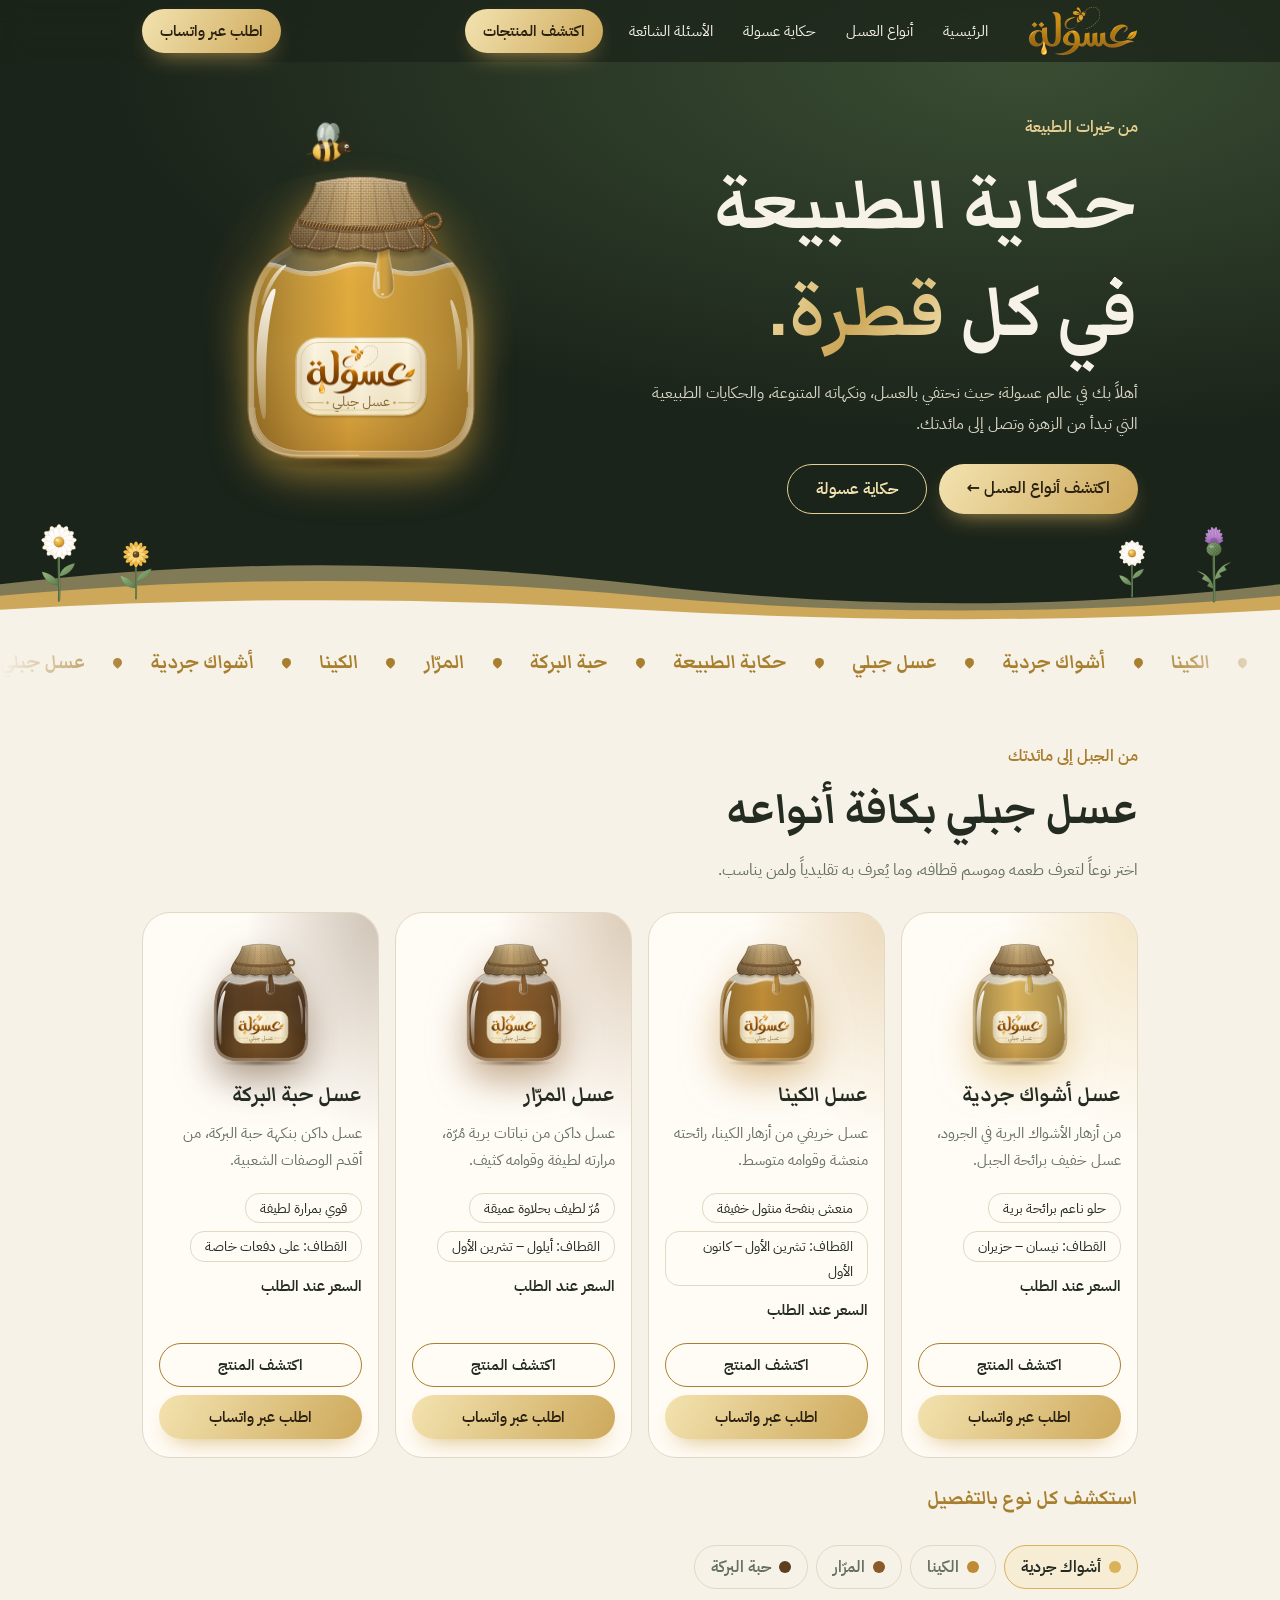
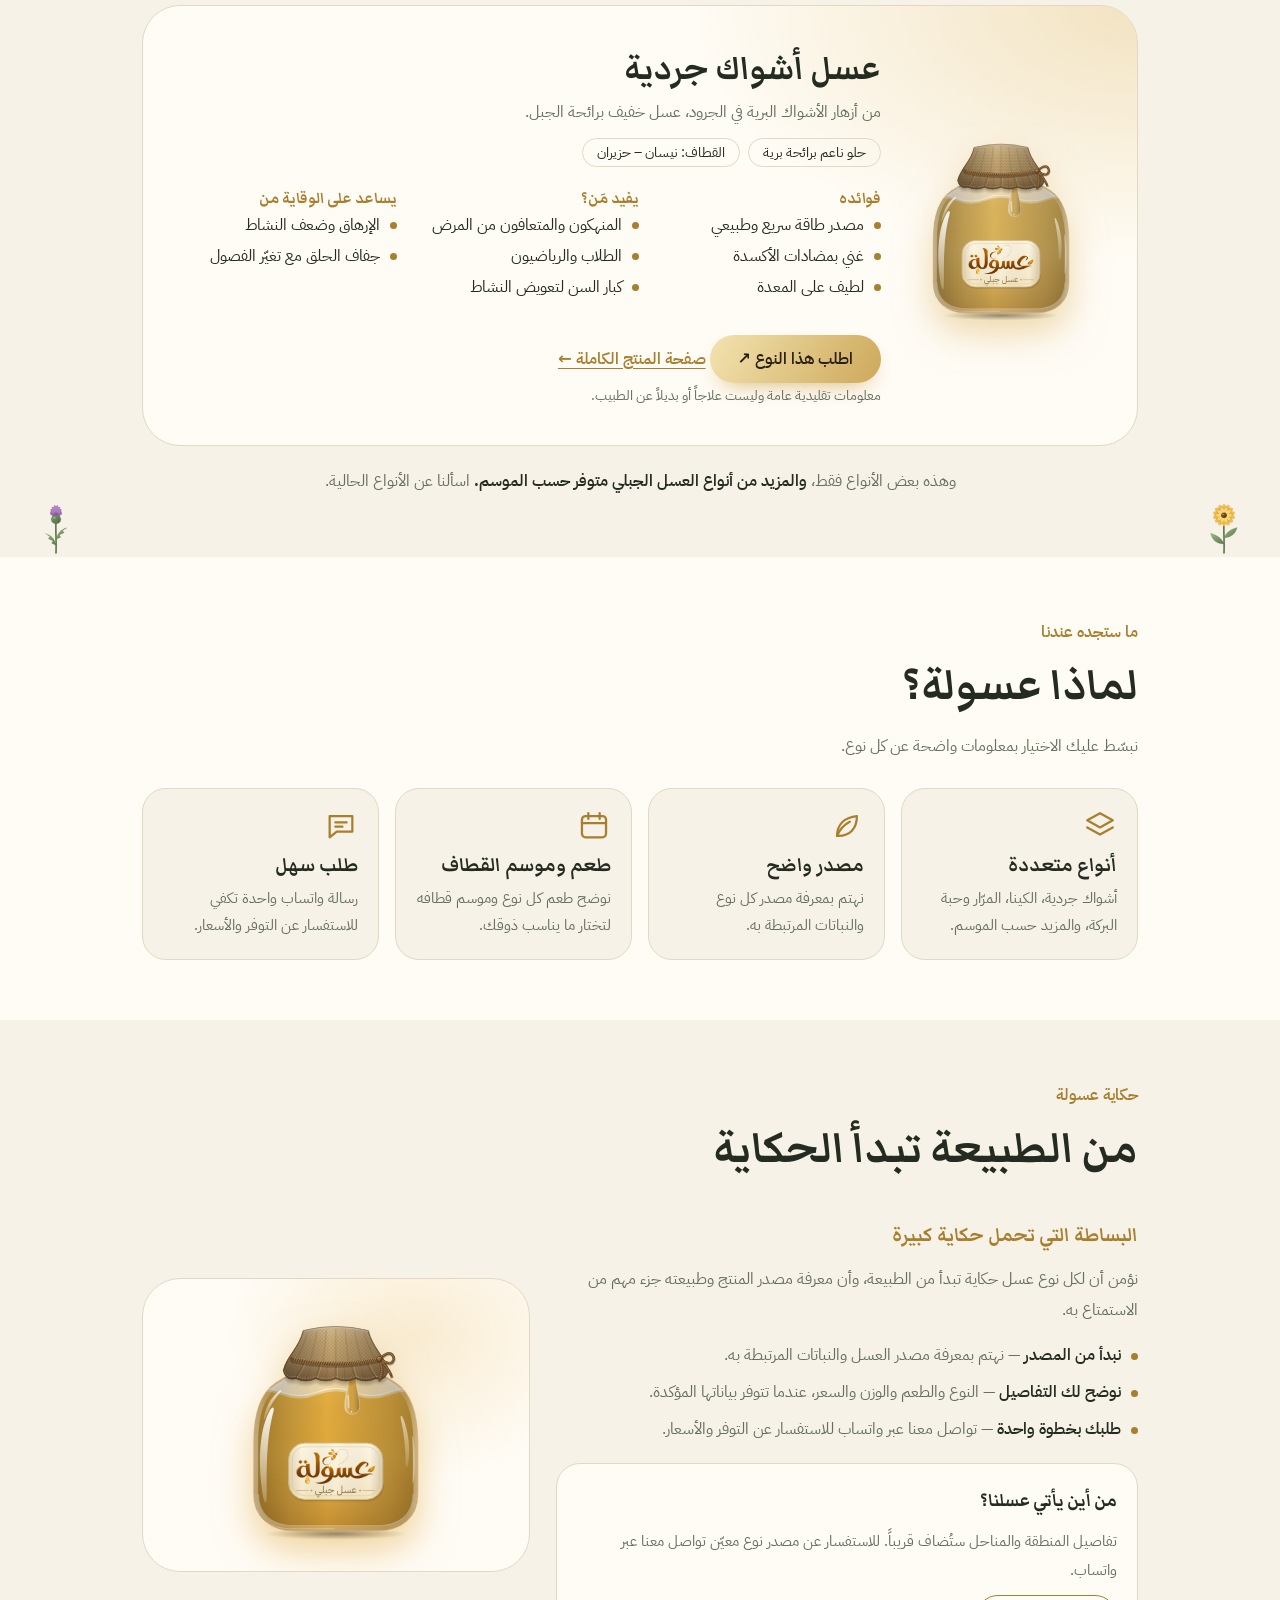
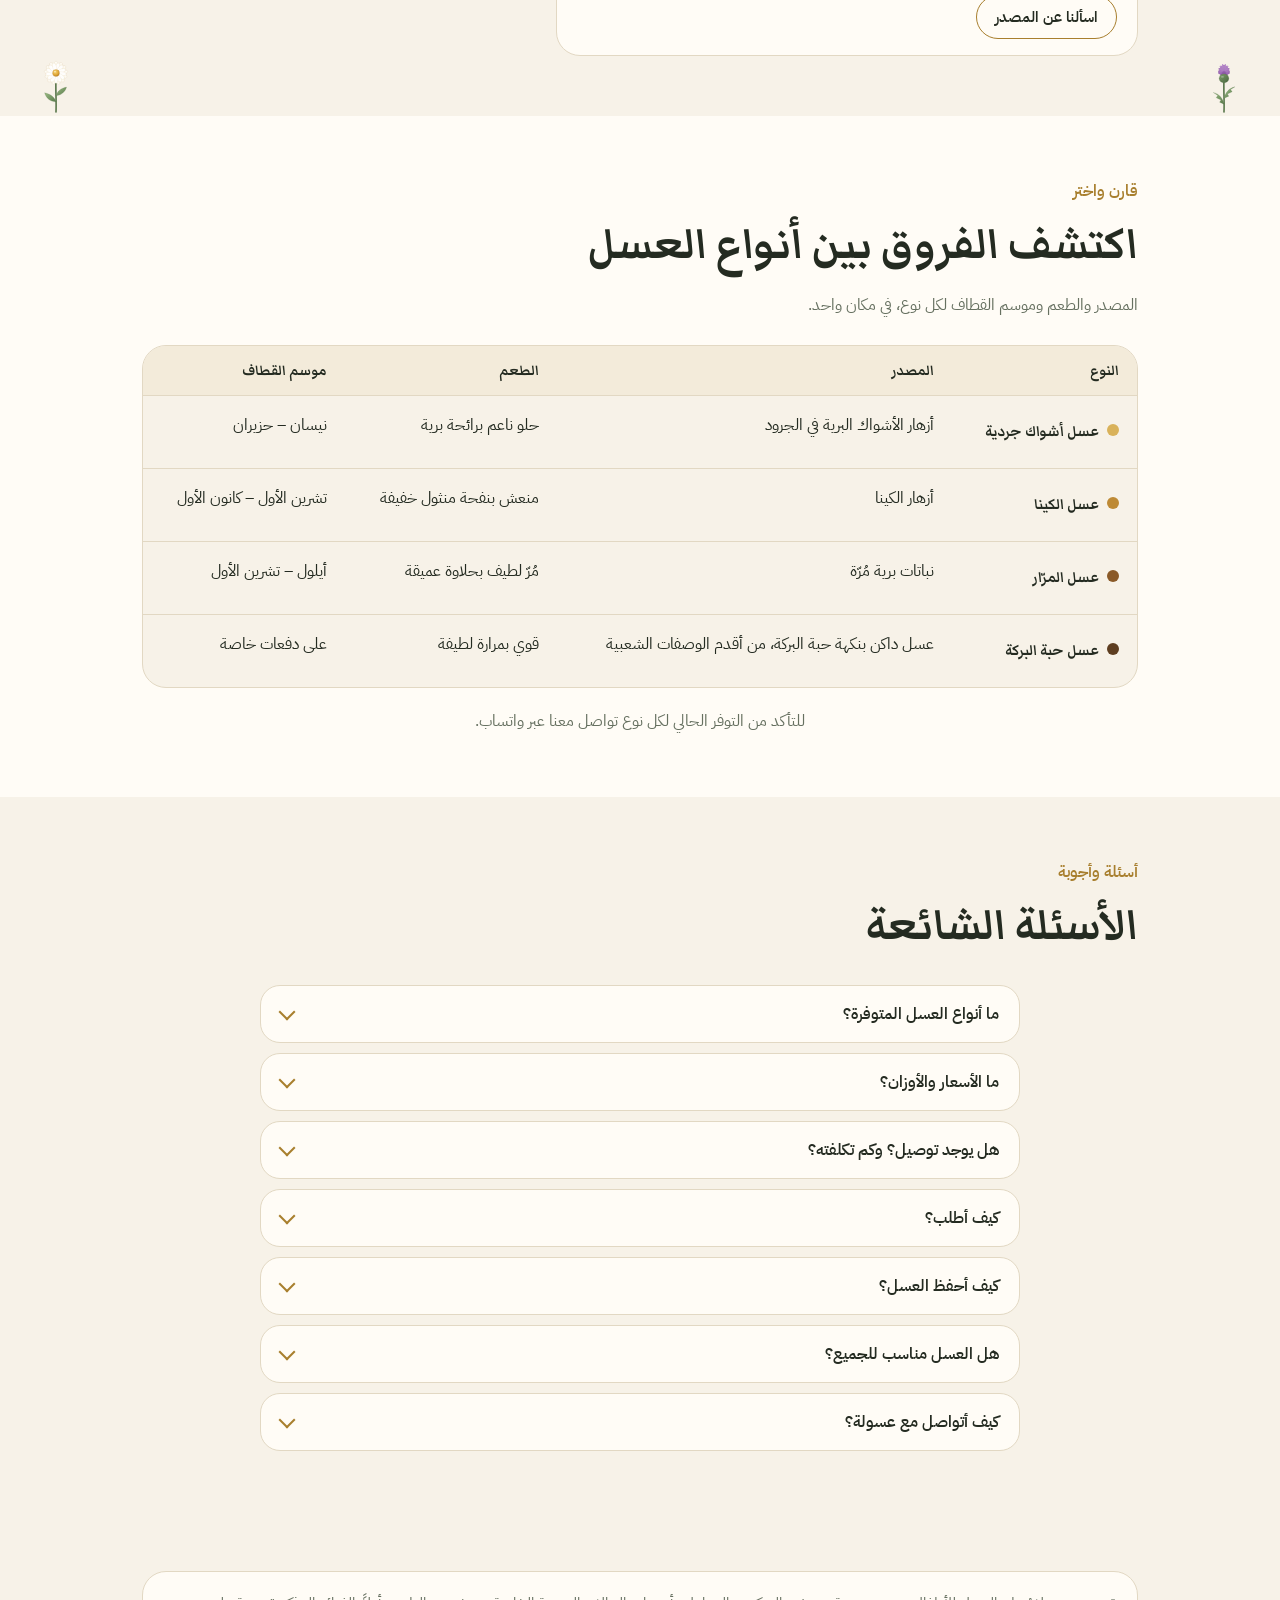
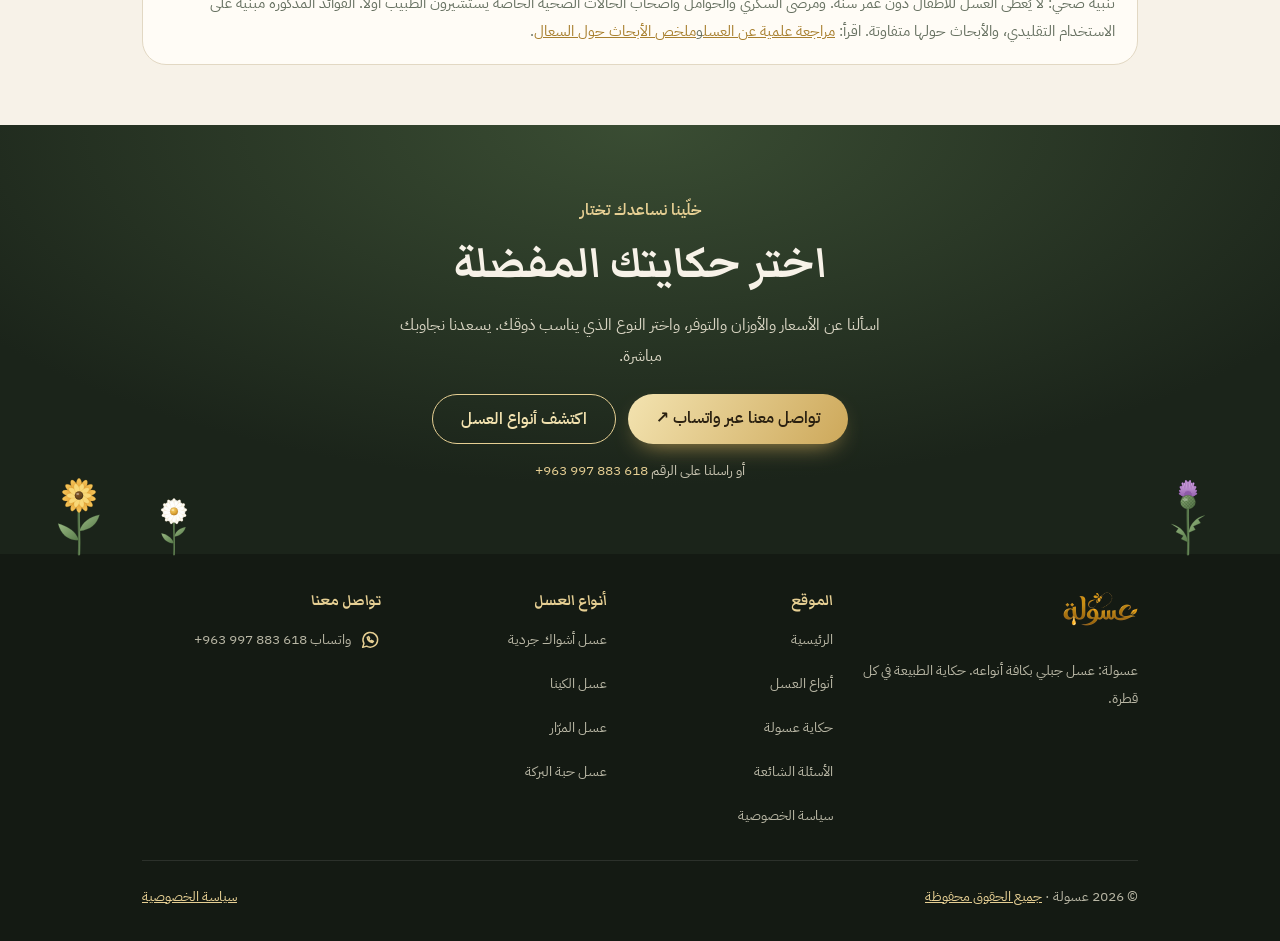
<file: docs/index.html>
<!DOCTYPE html>
<html lang="ar" dir="rtl">
<head>
<meta charset="utf-8">
<meta name="viewport" content="width=device-width, initial-scale=1, viewport-fit=cover">
<meta name="theme-color" content="#1B241A">
<title>عسولة | عسل جبلي بكافة أنواعه</title>
<meta name="description" content="عسولة: عسل جبلي بكافة أنواعه — أشواك جردية، كينا، مرّار، حبة البركة. تعرّف على طعم كل نوع وموسم قطافه واستخداماته التقليدية، واطلب عبر واتساب.">
<link rel="canonical" href="https://abedkhayyal97-design.github.io/asoula/">
<meta property="og:type" content="website"><meta property="og:locale" content="ar_SY"><meta property="og:site_name" content="عسولة"><meta property="og:title" content="عسولة | عسل جبلي بكافة أنواعه"><meta property="og:description" content="عسولة: عسل جبلي بكافة أنواعه — أشواك جردية، كينا، مرّار، حبة البركة. تعرّف على طعم كل نوع وموسم قطافه واستخداماته التقليدية، واطلب عبر واتساب."><meta property="og:url" content="https://abedkhayyal97-design.github.io/asoula/"><meta property="og:image" content="https://abedkhayyal97-design.github.io/asoula/og.jpg?v=6f170703"><meta property="og:image:width" content="1200"><meta property="og:image:height" content="630"><meta property="og:image:alt" content="شعار عسولة – عسل جبلي أصيل">
<meta name="twitter:card" content="summary_large_image"><meta name="twitter:title" content="عسولة | عسل جبلي بكافة أنواعه"><meta name="twitter:description" content="عسولة: عسل جبلي بكافة أنواعه — أشواك جردية، كينا، مرّار، حبة البركة. تعرّف على طعم كل نوع وموسم قطافه واستخداماته التقليدية، واطلب عبر واتساب."><meta name="twitter:image" content="https://abedkhayyal97-design.github.io/asoula/og.jpg?v=6f170703">
<link rel="icon" href="favicon.svg" type="image/svg+xml"><link rel="icon" href="favicon.ico" sizes="any"><link rel="icon" href="favicon-32.png" sizes="32x32" type="image/png"><link rel="apple-touch-icon" href="apple-touch-icon.png"><link rel="manifest" href="site.webmanifest">
<script type="application/ld+json">[{"@context":"https://schema.org","@type":"Organization","name":"عسولة","url":"https://abedkhayyal97-design.github.io/asoula/","slogan":"حكاية الطبيعة في كل قطرة.","telephone":"+963997883618","logo":"https://abedkhayyal97-design.github.io/asoula/icon-512.png","contactPoint":{"@type":"ContactPoint","telephone":"+963997883618","contactType":"sales","availableLanguage":"Arabic"}},{"@context":"https://schema.org","@type":"WebSite","name":"عسولة","url":"https://abedkhayyal97-design.github.io/asoula/","inLanguage":"ar"},{"@context":"https://schema.org","@type":"ItemList","name":"عسل جبلي بكافة أنواعه","itemListElement":[{"@type":"ListItem","position":1,"item":{"@type":"Product","name":"عسل أشواك جردية","url":"https://abedkhayyal97-design.github.io/asoula/honey/ashwak-jardiyya/","description":"من أزهار الأشواك البرية في الجرود، عسل خفيف برائحة الجبل. الطعم: حلو ناعم برائحة برية. القطاف: نيسان – حزيران.","brand":{"@type":"Brand","name":"عسولة"}}},{"@type":"ListItem","position":2,"item":{"@type":"Product","name":"عسل الكينا","url":"https://abedkhayyal97-design.github.io/asoula/honey/kina/","description":"عسل خريفي من أزهار الكينا، رائحته منعشة وقوامه متوسط. الطعم: منعش بنفحة منثول خفيفة. القطاف: تشرين الأول – كانون الأول.","brand":{"@type":"Brand","name":"عسولة"}}},{"@type":"ListItem","position":3,"item":{"@type":"Product","name":"عسل المرّار","url":"https://abedkhayyal97-design.github.io/asoula/honey/murrar/","description":"عسل داكن من نباتات برية مُرّة، مرارته لطيفة وقوامه كثيف. الطعم: مُرّ لطيف بحلاوة عميقة. القطاف: أيلول – تشرين الأول.","brand":{"@type":"Brand","name":"عسولة"}}},{"@type":"ListItem","position":4,"item":{"@type":"Product","name":"عسل حبة البركة","url":"https://abedkhayyal97-design.github.io/asoula/honey/habbet-el-baraka/","description":"عسل داكن بنكهة حبة البركة، من أقدم الوصفات الشعبية. الطعم: قوي بمرارة لطيفة. القطاف: على دفعات خاصة.","brand":{"@type":"Brand","name":"عسولة"}}}]}]</script>
<link rel="preload" as="image" type="image/webp" href="logo-label-440.webp">
<link rel="preload" as="image" type="image/webp" href="logo-dark-220.webp" imagesrcset="logo-dark-110.webp 1x, logo-dark-220.webp 2x, logo-dark-330.webp 3x" fetchpriority="high">
<link rel="preload" href="fonts/IBMPlexSansArabic-400-arabic.woff2" as="font" type="font/woff2" crossorigin>
<link rel="preload" href="fonts/MarkaziText-700-arabic.woff2" as="font" type="font/woff2" crossorigin>
<style>@font-face{font-family:IBM Plex Sans Arabic;font-style:normal;font-weight:400;font-display:swap;src:url(fonts/IBMPlexSansArabic-400-arabic.woff2) format("woff2");unicode-range:U+0600-06FF,U+0750-077F,U+0870-0891,U+0897-08E1,U+08E3-08FF,U+200C-200E,U+2010-2011,U+204F,U+2E41,U+FB50-FDFF,U+FE70-FE74,U+FE76-FEFC,U+102E0-102FB,U+10E60-10E7E,U+10EC2-10EC7,U+10EC9-10EEE,U+10EF0-10EFF,U+1EE00-1EE03,U+1EE05-1EE1F,U+1EE21-1EE22,U+1EE24,U+1EE27,U+1EE29-1EE32,U+1EE34-1EE37,U+1EE39,U+1EE3B,U+1EE42,U+1EE47,U+1EE49,U+1EE4B,U+1EE4D-1EE4F,U+1EE51-1EE52,U+1EE54,U+1EE57,U+1EE59,U+1EE5B,U+1EE5D,U+1EE5F,U+1EE61-1EE62,U+1EE64,U+1EE67-1EE6A,U+1EE6C-1EE72,U+1EE74-1EE77,U+1EE79-1EE7C,U+1EE7E,U+1EE80-1EE89,U+1EE8B-1EE9B,U+1EEA1-1EEA3,U+1EEA5-1EEA9,U+1EEAB-1EEBB,U+1EEF0-1EEF1}@font-face{font-family:IBM Plex Sans Arabic;font-style:normal;font-weight:400;font-display:swap;src:url(fonts/IBMPlexSansArabic-400-latin.woff2) format("woff2");unicode-range:U+0000-00FF,U+0131,U+0152-0153,U+02BB-02BC,U+02C6,U+02DA,U+02DC,U+0304,U+0308,U+0329,U+2000-206F,U+20AC,U+2122,U+2191,U+2193,U+2212,U+2215,U+FEFF,U+FFFD}@font-face{font-family:IBM Plex Sans Arabic;font-style:normal;font-weight:600;font-display:swap;src:url(fonts/IBMPlexSansArabic-600-arabic.woff2) format("woff2");unicode-range:U+0600-06FF,U+0750-077F,U+0870-0891,U+0897-08E1,U+08E3-08FF,U+200C-200E,U+2010-2011,U+204F,U+2E41,U+FB50-FDFF,U+FE70-FE74,U+FE76-FEFC,U+102E0-102FB,U+10E60-10E7E,U+10EC2-10EC7,U+10EC9-10EEE,U+10EF0-10EFF,U+1EE00-1EE03,U+1EE05-1EE1F,U+1EE21-1EE22,U+1EE24,U+1EE27,U+1EE29-1EE32,U+1EE34-1EE37,U+1EE39,U+1EE3B,U+1EE42,U+1EE47,U+1EE49,U+1EE4B,U+1EE4D-1EE4F,U+1EE51-1EE52,U+1EE54,U+1EE57,U+1EE59,U+1EE5B,U+1EE5D,U+1EE5F,U+1EE61-1EE62,U+1EE64,U+1EE67-1EE6A,U+1EE6C-1EE72,U+1EE74-1EE77,U+1EE79-1EE7C,U+1EE7E,U+1EE80-1EE89,U+1EE8B-1EE9B,U+1EEA1-1EEA3,U+1EEA5-1EEA9,U+1EEAB-1EEBB,U+1EEF0-1EEF1}@font-face{font-family:IBM Plex Sans Arabic;font-style:normal;font-weight:600;font-display:swap;src:url(fonts/IBMPlexSansArabic-600-latin.woff2) format("woff2");unicode-range:U+0000-00FF,U+0131,U+0152-0153,U+02BB-02BC,U+02C6,U+02DA,U+02DC,U+0304,U+0308,U+0329,U+2000-206F,U+20AC,U+2122,U+2191,U+2193,U+2212,U+2215,U+FEFF,U+FFFD}@font-face{font-family:Markazi Text;font-style:normal;font-weight:700;font-display:swap;src:url(fonts/MarkaziText-700-arabic.woff2) format("woff2");unicode-range:U+0600-06FF,U+0750-077F,U+0870-0891,U+0897-08E1,U+08E3-08FF,U+200C-200E,U+2010-2011,U+204F,U+2E41,U+FB50-FDFF,U+FE70-FE74,U+FE76-FEFC,U+102E0-102FB,U+10E60-10E7E,U+10EC2-10EC7,U+10EC9-10EEE,U+10EF0-10EFF,U+1EE00-1EE03,U+1EE05-1EE1F,U+1EE21-1EE22,U+1EE24,U+1EE27,U+1EE29-1EE32,U+1EE34-1EE37,U+1EE39,U+1EE3B,U+1EE42,U+1EE47,U+1EE49,U+1EE4B,U+1EE4D-1EE4F,U+1EE51-1EE52,U+1EE54,U+1EE57,U+1EE59,U+1EE5B,U+1EE5D,U+1EE5F,U+1EE61-1EE62,U+1EE64,U+1EE67-1EE6A,U+1EE6C-1EE72,U+1EE74-1EE77,U+1EE79-1EE7C,U+1EE7E,U+1EE80-1EE89,U+1EE8B-1EE9B,U+1EEA1-1EEA3,U+1EEA5-1EEA9,U+1EEAB-1EEBB,U+1EEF0-1EEF1}@font-face{font-family:Markazi Text;font-style:normal;font-weight:700;font-display:swap;src:url(fonts/MarkaziText-700-latin.woff2) format("woff2");unicode-range:U+0000-00FF,U+0131,U+0152-0153,U+02BB-02BC,U+02C6,U+02DA,U+02DC,U+0304,U+0308,U+0329,U+2000-206F,U+20AC,U+2122,U+2191,U+2193,U+2212,U+2215,U+FEFF,U+FFFD}:root{--bg:#F7F2E8;--pp:#FFFCF6;--ink:#242B21;--mu:#667060;--ln:#E2D8C3;--gd:#A87F2E;--fd:"Canela Arabic","Markazi Text",Georgia,serif;--fb:"Dahab Arabic ITF","IBM Plex Sans Arabic",system-ui,sans-serif}@media(prefers-color-scheme:dark){:root:not([data-theme=light]){--bg:#141A13;--pp:#1E271C;--ink:#EEE8D8;--mu:#A5AB98;--ln:#33402F;--gd:#D4AE5F}}:root[data-theme=dark]{--bg:#141A13;--pp:#1E271C;--ink:#EEE8D8;--mu:#A5AB98;--ln:#33402F;--gd:#D4AE5F}*{box-sizing:border-box;-webkit-tap-highlight-color:transparent}html{scroll-behavior:smooth;scroll-padding-top:calc(70px + env(safe-area-inset-top,0px))}body{margin:0;background:var(--bg);color:var(--ink);font:400 1.02rem/1.9 var(--fb);overflow-x:hidden}a{color:inherit;text-decoration:none}button{touch-action:manipulation;-webkit-user-select:none;user-select:none}:focus:not(:focus-visible){outline:none}:focus-visible{outline:2px solid var(--gd);outline-offset:3px}h1,h2,h3,.bd{font-family:var(--fd);font-weight:700;margin:0}.w{max-width:1040px;margin:auto;padding:0 22px}.hd{position:fixed;top:0;left:0;right:0;z-index:30;padding-top:env(safe-area-inset-top,0px);background:color-mix(in srgb,#1B241A 78%,transparent);backdrop-filter:blur(12px);-webkit-backdrop-filter:blur(12px);color:#f7f2e8}.hd :focus-visible{outline-color:#e6cf93}.hi{display:flex;justify-content:space-between;align-items:center;height:62px}.bd{display:flex;align-items:center;gap:10px;font-size:1.9rem;color:#e6cf93}.lg{width:42px;height:42px}.btn{display:inline-block;border:0;border-radius:999px;padding:12px 28px;font:600 1rem var(--fb);background:linear-gradient(120deg,#f3e3b0,#cda85a);color:#2a2010;box-shadow:0 10px 24px -12px #cda85a;transition:transform .3s;cursor:pointer;touch-action:manipulation}.btn:hover{transform:translateY(-2px)}.sm{padding:7px 18px;font-size:.92rem}.hero{position:relative;color:#f7f2e8;background:radial-gradient(110% 90% at 80% 10%,#3a4d33,#1b241a 65%);padding:calc(112px + env(safe-area-inset-top,0px)) 0 120px}.hg{display:grid;grid-template-columns:1.1fr .9fr;gap:24px;align-items:center}h1{font-size:clamp(3rem,8vw,5.6rem);line-height:1.2;margin:10px 0}h1 b{background:linear-gradient(120deg,#f3e3b0,#cda85a,#f3e3b0);-webkit-background-clip:text;background-clip:text;color:transparent}.hero p{color:#d9d5c3;max-width:30em;margin:0 0 24px}.ar{position:relative}.ar:before{content:"";position:absolute;inset:6%;border-radius:50%;background:radial-gradient(circle,#E0A93B55,transparent 66%)}.jar{--c:#D9B25A;position:relative;width:150px;height:auto;filter:drop-shadow(0 18px 18px color-mix(in srgb,var(--c) 50%,transparent))}.hero .jar{--c:#E0A93B;display:block;width:min(72%,250px);margin:auto;animation:fl 7s ease-in-out infinite}@keyframes fl{50%{transform:translateY(-12px) rotate(1.5deg)}}.wv{animation:wv 3.2s linear infinite}@keyframes wv{to{transform:translate(80px)}}.bb{fill:#fff;opacity:0;animation:bb 7s linear infinite}@keyframes bb{15%{opacity:.5}to{transform:translateY(-110px);opacity:0}}.dr{transform-box:fill-box;transform-origin:50% 0;animation:dr 5s ease-in-out infinite}@keyframes dr{50%{transform:scaleY(1.2)}}.liq{position:absolute;left:0;right:0;bottom:-1px;height:76px;overflow:hidden;direction:ltr}.liq svg{position:absolute;left:0;bottom:0;width:200%}.l1{height:100%;fill:#e6cf93;opacity:.5;animation:sl 17s linear infinite reverse}.l2{height:78%;fill:#cda85a;animation:sl 12s linear infinite}.l3{height:50%;fill:var(--bg);animation:sl 23s linear infinite}@keyframes sl{to{transform:translate(-50%)}}.band{direction:ltr;overflow:hidden;padding:14px 0 4px;color:var(--gd);font:700 1.5rem var(--fd);-webkit-mask-image:linear-gradient(90deg,transparent,#000 10%,#000 90%,transparent);mask-image:linear-gradient(90deg,transparent,#000 10%,#000 90%,transparent)}.tr{display:flex;width:max-content;animation:mq 30s linear infinite}.tr span{display:flex;align-items:center;white-space:nowrap}.tr span:after{content:"";width:9px;height:9px;margin:0 28px;background:var(--gd);border-radius:50% 50% 50% 0;transform:rotate(-45deg)}@keyframes mq{to{transform:translate(-50%)}}.sec{padding:60px 0}.k{color:var(--gd);font-weight:600}.mu{color:var(--mu)}h2{font-size:clamp(2.2rem,5vw,3.4rem);line-height:1.35;margin:2px 0 8px}.tabs{display:flex;flex-wrap:wrap;gap:8px;margin:24px 0 16px}.tabs button{display:flex;align-items:center;gap:8px;background:none;border:1px solid var(--ln);border-radius:999px;padding:7px 16px;font:600 1rem var(--fb);color:var(--mu);cursor:pointer;transition:.3s}.tabs i{width:12px;height:12px;border-radius:50%;background:var(--c)}.tabs [aria-selected=true]{color:var(--ink);border-color:var(--c);background:color-mix(in srgb,var(--c) 22%,var(--pp))}.stage{position:relative;overflow:hidden;border:1px solid var(--ln);border-radius:38px;background:var(--pp);padding:28px 22px;display:grid;gap:20px}.stage:before{content:"";position:absolute;inset:0;background:radial-gradient(70% 90% at 100% 0,color-mix(in srgb,var(--c) 34%,transparent),transparent 65%)}.stage>*{position:relative}.stage .jar{margin:auto}.stage h3{font-size:2.6rem;line-height:1.3}.stage p{margin:0}.ch{display:flex;flex-wrap:wrap;gap:8px;margin-top:10px}.ch b{font-weight:400;font-size:.9rem;border:1px solid var(--ln);border-radius:999px;padding:0 14px}.cols{display:grid;gap:14px;margin:20px 0}.col h4{margin:0;color:var(--gd);font:700 1.2rem var(--fd)}.col ul{list-style:none;margin:0;padding:0}.col li:before,.pt:before{content:"";display:inline-block;width:7px;height:7px;border-radius:50%;background:var(--gd);margin-inline-end:10px;vertical-align:middle}.nt{font-size:.85rem;color:var(--mu);margin:12px 0 0}.fade{animation:in .5s ease}@keyframes in{0%{opacity:0;transform:translateY(8px)}}.pts{list-style:none;padding:0;margin:14px 0 0}.pts li{margin-bottom:6px}.pts small{color:var(--mu);font-size:1rem}.bx{border:1px solid var(--ln);border-radius:24px;padding:18px 22px;background:var(--pp);color:var(--mu);font-size:.92rem;margin:0}.bx a{color:var(--gd);text-decoration:underline}.cta{background:radial-gradient(90% 120% at 50% 0,#3a4d33,#1b241a 70%);color:#f7f2e8;text-align:center;padding:70px 22px}.cta p{max-width:520px;margin:0 auto 22px;color:#d9d5c3}.cta small{display:block;margin-top:14px;color:#c9c5b2}.cta small span{direction:ltr;unicode-bidi:embed;color:#e6cf93}footer{background:#141a13;color:#b9b7a5;padding:22px 0 calc(22px + env(safe-area-inset-bottom,0px));font-size:.9rem}.fi{display:flex;justify-content:space-between;gap:10px;flex-wrap:wrap}.fi .bd{font-size:1.4rem}.fb{background:none;border:0;color:#e6cf93;font:inherit;text-decoration:underline;cursor:pointer;padding:0}dialog{border:1px solid var(--ln);border-radius:28px;background:var(--pp);color:var(--ink);padding:28px;text-align:center;max-width:340px}dialog::backdrop{background:#0008}dialog p{margin:0 0 14px}#bee{position:fixed;top:0;left:0;width:48px;height:48px;pointer-events:none;z-index:40}#bee svg{width:100%;height:100%;overflow:visible}.wg{transform-origin:28px 22px;animation:wf .09s infinite alternate}@keyframes wf{0%{transform:rotate(-18deg)}to{transform:rotate(14deg) scaleY(.7)}}@media(min-width:760px){.stage{grid-template-columns:200px 1fr;padding:36px}.cols{grid-template-columns:repeat(3,1fr);gap:24px}}@media(max-width:800px){.hg{grid-template-columns:1fr;text-align:center;gap:0}.hero p{margin-inline:auto}.ar{order:-1}}@media(prefers-reduced-motion:reduce){*{animation:none!important;transition:none!important;scroll-behavior:auto!important}}.sec,.cta{position:relative}.fw{position:absolute;bottom:var(--b,0);width:var(--w,44px);height:auto;aspect-ratio:60/84;pointer-events:none;z-index:1;overflow:visible;transform-origin:50% 100%;animation:sw 5.5s ease-in-out var(--d,0s) infinite alternate}@keyframes sw{0%{transform:rotate(-2.2deg)}to{transform:rotate(2.2deg)}}#bee{pointer-events:auto;cursor:grab;touch-action:none;-webkit-tap-highlight-color:transparent;border-radius:50%}#bee:after{content:"";position:absolute;inset:-12px}#bee:focus-visible{outline:2px solid #E6CF93;outline-offset:6px;box-shadow:0 0 0 8px #1b241a99}#bee.pr .wg{animation-duration:1.5s}#bee.ct{cursor:grabbing}#bee.ct .wg{animation-duration:.04s}#bbl{position:fixed;top:0;left:0;z-index:45;box-sizing:border-box;width:max-content;max-width:min(272px,calc(100vw - 16px));padding:11px 16px;border-radius:20px;background:var(--pp);color:var(--ink);border:1.5px solid var(--gd);box-shadow:0 14px 30px -14px #0009;font:600 .95rem/1.75 var(--fb);text-align:center;direction:rtl;opacity:0;pointer-events:none;transition:opacity .25s}#bbl.on{opacity:1;pointer-events:auto}#bbl:after{content:"";position:absolute;left:var(--tx,50%);bottom:-7.5px;width:12px;height:12px;background:var(--pp);border:solid var(--gd);border-width:0 1.5px 1.5px 0;transform:translate(-50%) rotate(45deg)}#bbl.bl:after{bottom:auto;top:-7.5px;border-width:1.5px 0 0 1.5px}#bbl .bc{display:block;margin-top:6px;color:var(--gd);font-weight:700;text-decoration:underline;text-underline-offset:3px}.jar,.lg,#bee svg,.fw{shape-rendering:geometricPrecision;text-rendering:geometricPrecision}.band{text-rendering:geometricPrecision}.hd .lg{width:auto;height:50px;display:block}.fi .lf{width:auto;height:34px;display:block}.hd picture,.fi picture{display:block;line-height:0}.sr{position:absolute;width:1px;height:1px;overflow:hidden;clip:rect(0 0 0 0);white-space:nowrap}.skip{position:absolute;top:-60px;right:12px;z-index:60;background:#f3e3b0;color:#2a2010;padding:10px 18px;border-radius:999px;font-weight:600}.skip:focus{top:8px}.btn{text-align:center}.btn.sm{display:inline-flex;align-items:center;justify-content:center;min-height:44px;white-space:nowrap}.btn.ol{background:none;box-shadow:none;border:1.5px solid var(--gd);color:var(--ink)}.btn.ol:hover{background:color-mix(in srgb,var(--gd) 14%,transparent)}.hero .btn.ol,.cta .btn.ol{border-color:#e6cf93;color:#f3e3b0}.hb{display:flex;flex-wrap:wrap;gap:12px;margin-top:6px}.cta .hb{justify-content:center}.hd .hi{gap:10px}.nv{display:none}.ha{display:flex;align-items:center;gap:8px;margin-inline-start:auto}.mb{width:44px;height:44px;border:0;background:none;display:flex;flex-direction:column;align-items:center;justify-content:center;gap:5px;cursor:pointer;padding:0;border-radius:12px}.mb span{display:block;width:22px;height:2px;border-radius:2px;background:#f3e3b0;transition:transform .25s,opacity .25s}.mb[aria-expanded=true] span:nth-child(1){transform:translateY(7px) rotate(45deg)}.mb[aria-expanded=true] span:nth-child(2){opacity:0}.mb[aria-expanded=true] span:nth-child(3){transform:translateY(-7px) rotate(-45deg)}.nv{position:absolute;top:100%;left:0;right:0;flex-direction:column;padding:6px 22px 18px;background:#1b241afa;border-bottom:1px solid #33402F;box-shadow:0 18px 30px -18px #000a}.nv.open{display:flex}.nv a:not(.btn){display:flex;align-items:center;min-height:48px;color:#f7f2e8;border-bottom:1px solid #ffffff14;font-weight:600}.nv a:not(.btn):hover{color:#e6cf93}.nv .nvb{margin-top:12px}@media(max-width:420px){.hm{display:none}}@media(max-width:359px){.hd .btn.sm{padding-inline:12px}.hd .w{padding:0 14px}}@media(min-width:900px){.mb{display:none}.nv,.nv.open{display:flex;position:static;flex-direction:row;align-items:center;gap:6px;padding:0;background:none;border:0;box-shadow:none;margin-inline-start:18px;margin-inline-end:auto}.nv a:not(.btn){border:0;padding:0 12px;min-height:44px;font-size:.95rem;font-weight:400;border-radius:999px;white-space:nowrap}.nv .nvb{margin:0 8px 0 0}.ha{margin-inline-start:0}}@media(max-width:899px){.nv .nvb{align-self:stretch}}.pg{list-style:none;margin:26px 0 0;padding:0;display:grid;gap:18px;grid-template-columns:1fr}.pc{position:relative;overflow:hidden;height:100%;display:flex;flex-direction:column;gap:8px;border:1px solid var(--ln);border-radius:28px;background:var(--pp);padding:22px 20px 20px}.pc:before{content:"";position:absolute;inset:0;background:radial-gradient(80% 60% at 100% 0,color-mix(in srgb,var(--c) 30%,transparent),transparent 70%);pointer-events:none}.pc>*{position:relative}.pc .jar{width:104px;margin:0 auto 2px}.pc .jar *{animation-play-state:paused}.pc:hover .jar *,.pc:focus-within .jar *{animation-play-state:running}.pc h3{font-size:1.9rem;line-height:1.3}.pc h3 a:hover{color:var(--gd)}.pd{margin:0;font-size:.95rem;line-height:1.8}.pp2{margin:2px 0 0;display:flex;flex-wrap:wrap;align-items:center;gap:4px 12px;font-size:.95rem}.pr{font-weight:600}.wl,.av{color:var(--mu);font-size:.88rem}.av{border:1px solid var(--ln);border-radius:999px;padding:0 12px}.pa{display:flex;flex-wrap:wrap;gap:8px;margin-top:auto;padding-top:10px}.pa .btn{flex:1 1 auto;padding-inline:14px}@media(min-width:560px){.pg{grid-template-columns:repeat(2,1fr)}}@media(min-width:1000px){.pg{grid-template-columns:repeat(4,1fr);gap:16px}.pc{padding:20px 16px 18px}.pc h3{font-size:1.6rem}}.sh{font-size:1.5rem;color:var(--gd);margin:18px 0 6px}.sec.alt{background:var(--pp)}.sec.alt .pc,.sec.alt .cmp{background:var(--bg)}.xl{display:inline-block;margin-top:14px;font-weight:600;color:var(--gd);text-decoration:underline;text-underline-offset:4px;min-height:44px;line-height:44px}.wy{list-style:none;margin:26px 0 0;padding:0;display:grid;gap:16px;grid-template-columns:1fr}.wy li{border:1px solid var(--ln);border-radius:24px;background:var(--bg);padding:20px}.wy .ic{color:var(--gd);width:34px;height:34px;display:block;margin-bottom:6px}.wy h3{font-size:1.5rem;line-height:1.4;margin:0 0 2px}.wy p{margin:0;font-size:.95rem;line-height:1.8}@media(min-width:560px){.wy{grid-template-columns:repeat(2,1fr)}}@media(min-width:1000px){.wy{grid-template-columns:repeat(4,1fr)}}.sg{display:grid;gap:26px;align-items:center}.sp{margin:0;border:1px solid var(--ln);border-radius:38px;background:var(--pp);display:grid;place-items:center;padding:28px;overflow:hidden;position:relative}.sp:before{content:"";position:absolute;inset:0;background:radial-gradient(70% 70% at 70% 20%,#E0A93B33,transparent 70%)}.sp .jar{position:relative;width:min(55%,200px);margin:auto}.spi{width:100%;height:auto;border-radius:24px;display:block}.og{margin-top:18px;border:1px solid var(--ln);border-radius:24px;background:var(--pp);padding:16px 20px}.og h3{font-size:1.4rem;margin:0 0 4px}.og p{margin:0 0 10px;font-size:.95rem}@media(min-width:800px){.sg{grid-template-columns:1.2fr .8fr}}.cmp{width:100%;margin-top:24px;border-collapse:separate;border-spacing:0;background:var(--pp);border:1px solid var(--ln);border-radius:24px;overflow:hidden}.cmp th,.cmp td{padding:14px 18px;text-align:start;vertical-align:top;border-bottom:1px solid var(--ln)}.cmp thead th{background:color-mix(in srgb,var(--gd) 14%,var(--pp));font:700 1.1rem var(--fd);color:var(--ink)}.cmp tbody tr:last-child>*{border-bottom:0}.cmp tbody th{font:700 1.15rem var(--fd);white-space:nowrap}.cmp tbody th i{display:inline-block;width:12px;height:12px;border-radius:50%;background:var(--c);margin-inline-end:8px}.cmp tbody th a{display:inline-flex;align-items:center;min-height:44px}.cmp tbody th a:hover{color:var(--gd)}@media(max-width:759px){.cmp,.cmp tbody,.cmp tr,.cmp td,.cmp tbody th{display:block}.cmp{background:none;border:0;border-radius:0}.cmp thead{display:none}.cmp tr{border:1px solid var(--ln);border-radius:22px;background:var(--bg);margin-bottom:14px;padding:6px 0;overflow:hidden}.cmp tbody th{border:0;padding:10px 18px 4px;font-size:1.4rem}.cmp td{display:flex;justify-content:space-between;gap:16px;border:0;padding:8px 18px}.cmp td:before{content:attr(data-l);color:var(--mu);flex:none;font-size:.9rem}.cmp td{border-top:1px dashed var(--ln)}}.fq{margin-top:22px;display:grid;gap:10px;max-width:760px;margin-inline:auto}.fq details{border:1px solid var(--ln);border-radius:20px;background:var(--pp);overflow:hidden}.sec.alt .fq details{background:var(--bg)}.fq summary{list-style:none;cursor:pointer;display:flex;justify-content:space-between;align-items:center;gap:14px;min-height:56px;padding:10px 20px;font-weight:600}.fq summary::-webkit-details-marker{display:none}.fq summary:after{content:"";flex:none;width:10px;height:10px;border:solid var(--gd);border-width:0 2px 2px 0;transform:rotate(45deg);transition:transform .25s;margin-top:-4px}.fq details[open] summary:after{transform:rotate(-135deg);margin-top:4px}.fq details[open] summary{color:var(--gd)}.fa{padding:0 20px 16px}.fa p{margin:0;color:var(--mu)}footer{padding:36px 0 calc(22px + env(safe-area-inset-bottom,0px))}.fg{display:grid;gap:26px;grid-template-columns:1fr 1fr}.fc1{grid-column:1/-1}.fc1 p{margin:10px 0 0;max-width:30em}.fh{font:700 1.15rem var(--fd);color:#e6cf93;margin:0 0 6px}footer ul{list-style:none;margin:0;padding:0}footer li a,footer .fwa{display:inline-flex;align-items:center;gap:8px;min-height:44px}footer a:hover{color:#e6cf93}footer .fb{min-height:44px;display:inline-flex;align-items:center}.fic{width:22px;height:22px;flex:none;color:#e6cf93}.ph{direction:ltr;unicode-bidi:isolate}.fdl{padding:6px 0;max-width:16em}.fb2{display:flex;flex-wrap:wrap;justify-content:space-between;align-items:center;gap:6px 18px;margin-top:22px;padding-top:14px;border-top:1px solid #ffffff1a}.fb2 a{display:inline-flex;align-items:center;min-height:44px;color:#e6cf93;text-decoration:underline}@media(min-width:800px){.fg{grid-template-columns:1.4fr 1fr 1fr 1.2fr}.fc1{grid-column:auto}}.pghd{padding:calc(92px + env(safe-area-inset-top,0px)) 0 54px;background:radial-gradient(110% 80% at 80% 0,color-mix(in srgb,var(--gd) 14%,transparent),transparent 60%)}.bc ol{list-style:none;margin:0 0 18px;padding:0;display:flex;flex-wrap:wrap;gap:2px 8px;font-size:.9rem;color:var(--mu)}.bc li+li:before{content:"\2039";margin-inline-end:8px;color:var(--gd)}.bc a{display:inline-flex;align-items:center;min-height:44px;text-decoration:underline;text-underline-offset:3px}.pgd{display:grid;gap:28px}.pgm{position:relative;border:1px solid var(--ln);border-radius:38px;background:var(--pp);padding:28px;display:grid;place-items:center;overflow:hidden;aspect-ratio:1/1;max-height:460px}.pgm:before{content:"";position:absolute;inset:0;background:radial-gradient(70% 90% at 100% 0,color-mix(in srgb,var(--c) 38%,transparent),transparent 65%)}.pgm .jar{position:relative;width:min(62%,230px);margin:auto}.ppi{position:relative;width:100%;height:100%;object-fit:cover;border-radius:24px}.pgs{display:flex;gap:10px;margin-top:10px;overflow-x:auto}.gi{width:84px;height:84px;object-fit:cover;border-radius:16px}.pin h1{font-size:clamp(2.6rem,7vw,4rem);line-height:1.2;margin:4px 0 6px}.lead{font-size:1.1rem;margin:0}.big{font-size:1.2rem;margin:12px 0}.wf{border:0;padding:0;margin:6px 0 12px;min-width:0}.wf legend{padding:0;font-weight:600;margin-bottom:6px}.wr{display:flex;flex-wrap:wrap;gap:8px}.wc{position:relative}.wc input{position:absolute;opacity:0;inset:0;width:100%;height:100%;margin:0;cursor:pointer}.wc span{display:inline-flex;align-items:center;justify-content:center;min-height:44px;min-width:64px;padding:0 18px;border:1px solid var(--ln);border-radius:999px;background:var(--pp);font-weight:600;color:var(--mu)}.wc input:checked+span{border-color:var(--gd);color:var(--ink);background:color-mix(in srgb,var(--gd) 18%,var(--pp))}.wc input:focus-visible+span{outline:2px solid var(--gd);outline-offset:3px}.qf{display:flex;align-items:center;gap:14px;margin:8px 0 16px}.qf label{font-weight:600}.qs{display:flex;align-items:center;border:1px solid var(--ln);border-radius:999px;background:var(--pp);overflow:hidden}.qs button{width:48px;height:48px;border:0;background:none;color:var(--ink);font:600 1.4rem var(--fb);cursor:pointer}.qs button:hover{background:color-mix(in srgb,var(--gd) 14%,transparent)}.qs input{width:56px;height:48px;border:0;background:none;text-align:center;font:600 1.1rem var(--fb);color:var(--ink);-moz-appearance:textfield}.qs input::-webkit-outer-spin-button,.qs input::-webkit-inner-spin-button{-webkit-appearance:none;margin:0}.ordb{display:block;max-width:360px}.h2s{font-size:clamp(1.9rem,4vw,2.5rem);margin:0 0 14px}.col h3{margin:0;color:var(--gd);font:700 1.2rem var(--fd)}.sp2{display:grid;gap:12px;margin:22px 0 0}.sp2>div{border:1px solid var(--ln);border-radius:20px;background:var(--bg);padding:12px 18px}.sp2 dt{color:var(--mu);font-size:.88rem}.sp2 dd{margin:0;font-weight:600}.ot{list-style:none;margin:0;padding:0;display:grid;gap:12px}.ot a{display:flex;align-items:center;gap:14px;min-height:64px;padding:12px 20px;border:1px solid var(--ln);border-radius:22px;background:var(--bg)}.ot a:hover{border-color:var(--c)}.ot i{width:14px;height:14px;border-radius:50%;background:var(--c);flex:none}.ot b{display:block;font:700 1.3rem var(--fd)}.ot small{color:var(--mu)}@media(min-width:800px){.pgd{grid-template-columns:.9fr 1.1fr;align-items:center;gap:44px}.sp2{grid-template-columns:repeat(2,1fr)}.ot{grid-template-columns:repeat(3,1fr)}}.prv{max-width:720px}.prv h1{font-size:clamp(2.6rem,7vw,3.8rem);margin:4px 0 6px}.prv .pl{padding-inline-start:22px}.prv p{margin:0 0 12px}.prv .h2s{margin-top:26px}.pc .ch b{border-radius:14px;line-height:1.7;padding:2px 14px}.tabs button{min-height:44px}.bc a{min-width:44px}footer li a{min-width:44px}@media(max-width:800px){.hb{justify-content:center}}
</style>
</head>
<body>
<svg width="0" height="0" style="position:absolute" aria-hidden="true"><defs><linearGradient id="sh" x2="1"><stop stop-opacity=".35"/><stop offset=".45" stop-opacity="0"/><stop offset="1" stop-opacity=".3"/></linearGradient><linearGradient id="gg" x2="1" y2="1"><stop stop-color="#F3E3B0"/><stop offset="1" stop-color="#CDA85A"/></linearGradient><pattern id="bl" width="4" height="4" patternUnits="userSpaceOnUse"><path d="M0 1H4M0 3H4" stroke="#6B4A26" stroke-opacity=".38" stroke-width=".8"/><path d="M1 0V4M3 0V4" stroke="#fff" stroke-opacity=".22" stroke-width=".8"/><path d="M0 0H2V2H0ZM2 2H4V4H2Z" fill="#fff" fill-opacity=".035"/><path d="M2 0H4V2H2ZM0 2H2V4H0Z" fill="#3A2A14" fill-opacity=".07"/></pattern><path id="wp" d="M0 30C100 0 200 0 300 30C400 60 500 60 600 30C700 0 800 0 900 30C1000 60 1100 60 1200 30V90H0Z"/><path id="bp" d="M60 56H140C140 70 150 74 166 84C184 96 190 120 190 150V206C190 232 172 246 146 246H54C28 246 10 232 10 206V150C10 120 16 96 34 84C50 74 60 70 60 56Z"/><path id="sk" d="M64 26Q100 17 136 26C140 44 154 54 158 70Q155 82 144 79Q133 84 122 79Q111 84 100 79Q89 84 78 79Q67 84 56 79Q45 82 42 70C46 54 60 44 64 26Z"/><clipPath id="jc"><use href="#bp"/></clipPath><clipPath id="kc"><use href="#sk"/></clipPath><clipPath id="lc"><rect x="48" y="150" width="104" height="62" rx="18"/></clipPath><linearGradient id="gb" x2="1"><stop stop-color="#fff" stop-opacity=".36"/><stop offset=".09" stop-color="#fff" stop-opacity=".2"/><stop offset=".5" stop-color="#fff" stop-opacity=".1"/><stop offset=".91" stop-color="#fff" stop-opacity=".2"/><stop offset="1" stop-color="#fff" stop-opacity=".34"/></linearGradient><radialGradient id="cs"><stop stop-color="#1B1208" stop-opacity=".42"/><stop offset=".6" stop-color="#1B1208" stop-opacity=".16"/><stop offset="1" stop-color="#1B1208" stop-opacity="0"/></radialGradient><linearGradient id="gw" x2="1"><stop stop-color="#fff" stop-opacity=".4"/><stop offset=".07" stop-color="#fff" stop-opacity=".2"/><stop offset=".2" stop-color="#fff" stop-opacity="0"/><stop offset=".8" stop-color="#fff" stop-opacity="0"/><stop offset=".93" stop-color="#fff" stop-opacity=".14"/><stop offset="1" stop-color="#fff" stop-opacity=".42"/></linearGradient><linearGradient id="gt" x2="0" y2="1"><stop stop-color="#fff" stop-opacity=".05"/><stop offset="1" stop-color="#fff" stop-opacity=".24"/></linearGradient><linearGradient id="hv" x2="0" y2="1"><stop stop-color="#FFE9B0" stop-opacity=".1"/><stop offset=".1" stop-color="#FFE9B0" stop-opacity=".02"/><stop offset=".32" stop-color="#fff" stop-opacity="0"/><stop offset=".6" stop-color="#7A4208" stop-opacity=".1"/><stop offset="1" stop-color="#6B3A06" stop-opacity=".34"/></linearGradient><linearGradient id="hs" x2="1"><stop stop-color="#FFE2A0" stop-opacity="0"/><stop offset=".26" stop-color="#FFE2A0" stop-opacity=".05"/><stop offset=".42" stop-color="#FFE2A0" stop-opacity="0"/><stop offset=".78" stop-color="#FFE2A0" stop-opacity=".05"/><stop offset="1" stop-color="#FFE2A0" stop-opacity="0"/></linearGradient><radialGradient id="hg" cx=".5" cy=".5" r=".5"><stop stop-color="#FFD98A" stop-opacity=".12"/><stop offset="1" stop-color="#FFD98A" stop-opacity="0"/></radialGradient><linearGradient id="hl" x2="0" y2="1"><stop stop-color="#fff" stop-opacity=".92"/><stop offset=".6" stop-color="#fff" stop-opacity=".5"/><stop offset="1" stop-color="#fff" stop-opacity=".22"/></linearGradient><linearGradient id="dg" x2="1"><stop stop-color="#fff" stop-opacity=".5"/><stop offset=".4" stop-color="#fff" stop-opacity="0"/><stop offset="1" stop-color="#2A1608" stop-opacity=".32"/></linearGradient><radialGradient id="bu" cx=".34" cy=".3" r=".75"><stop stop-color="#fff" stop-opacity=".95"/><stop offset=".3" stop-color="#fff" stop-opacity=".25"/><stop offset=".8" stop-color="#fff" stop-opacity=".12"/><stop offset="1" stop-color="#fff" stop-opacity=".7"/></radialGradient><linearGradient id="pa" x2="0" y2="1"><stop stop-color="#FCF6E4"/><stop offset="1" stop-color="#F3E7C6"/></linearGradient><linearGradient id="pc" x2="1"><stop stop-color="#5A3C1E" stop-opacity=".16"/><stop offset=".14" stop-color="#5A3C1E" stop-opacity="0"/><stop offset=".5" stop-color="#fff" stop-opacity=".14"/><stop offset=".86" stop-color="#5A3C1E" stop-opacity="0"/><stop offset="1" stop-color="#5A3C1E" stop-opacity=".2"/></linearGradient><linearGradient id="lf" x2="0" y2="1"><stop stop-color="#DDBC82"/><stop offset=".45" stop-color="#C9A56A"/><stop offset="1" stop-color="#AE8650"/></linearGradient><linearGradient id="lv" x2="0" y2="1"><stop stop-color="#fff" stop-opacity=".1"/><stop offset=".28" stop-color="#fff" stop-opacity="0"/><stop offset=".62" stop-color="#2A1608" stop-opacity="0"/><stop offset="1" stop-color="#2A1608" stop-opacity=".3"/></linearGradient><radialGradient id="kn" cx=".4" cy=".35" r=".7"><stop stop-color="#A97B3F"/><stop offset="1" stop-color="#4A3018"/></radialGradient><linearGradient id="wgd" x2="1" y2="1"><stop stop-color="#fff" stop-opacity=".95"/><stop offset="1" stop-color="#D8E8D6" stop-opacity=".6"/></linearGradient><radialGradient id="bbg" cx=".38" cy=".28" r=".85"><stop stop-color="#FBDC84"/><stop offset=".55" stop-color="#F2C14E"/><stop offset="1" stop-color="#D99A2B"/></radialGradient><radialGradient id="bhd" cx=".35" cy=".3" r=".85"><stop stop-color="#5A4224"/><stop offset="1" stop-color="#2A1D0D"/></radialGradient><g id="jlg"><image href="logo-label-440.webp" x="56" y="155.5" width="88" height="40.1" preserveAspectRatio="xMidYMid meet"/></g><g id="jb"><ellipse cx="100" cy="250" rx="78" ry="6.5" fill="url(#cs)"/><use href="#bp" fill="url(#gb)"/><use href="#bp" fill="none" stroke="#B98A43" stroke-opacity=".5" stroke-width="2"/></g><g id="jf"><g clip-path="url(#jc)"><use href="#sk" fill="#1B1208" fill-opacity=".055" transform="translate(0 1)"/><use href="#sk" fill="#1B1208" fill-opacity=".055" transform="translate(0 2)"/><use href="#sk" fill="#1B1208" fill-opacity=".055" transform="translate(0 3)"/><use href="#sk" fill="#1B1208" fill-opacity=".055" transform="translate(0 4)"/><use href="#sk" fill="#1B1208" fill-opacity=".055" transform="translate(0 5)"/><use href="#sk" fill="#1B1208" fill-opacity=".055" transform="translate(0 6.2)"/><rect y="50" width="200" height="210" fill="url(#sh)"/><rect y="50" width="200" height="210" fill="url(#hs)"/><ellipse cx="100" cy="212" rx="86" ry="46" fill="url(#hg)"/></g><use href="#bp" fill="none" stroke="url(#gw)" stroke-width="9" clip-path="url(#jc)"/><path d="M10 206C10 232 28 246 54 246H146C172 246 190 232 190 206L185 206C185 229 169 241 146 241H54C31 241 15 229 15 206Z" fill="url(#gt)"/><path d="M15 206C15 229 31 241 54 241H146C169 241 185 229 185 206" fill="none" stroke="#fff" stroke-opacity=".4" stroke-width=".7"/><path d="M13 224C16 236 30 244.4 52 244.4H98" fill="none" stroke="#fff" stroke-opacity=".28" stroke-width="1.1" stroke-linecap="round"/><path d="M30.37 110.7C30.01 111.05 28.81 112.03 28.2 112.81C27.58 113.58 27.16 114.47 26.68 115.34C26.2 116.21 25.75 117.12 25.32 118.04C24.89 118.97 24.48 119.92 24.09 120.89C23.69 121.86 23.32 122.85 22.96 123.86C22.6 124.87 22.26 125.9 21.94 126.95C21.61 128 21.3 129.07 21.01 130.15C20.71 131.23 20.43 132.34 20.17 133.45C19.9 134.57 19.65 135.71 19.42 136.86C19.18 138.01 18.96 139.18 18.75 140.36C18.55 141.54 18.36 142.73 18.18 143.94C18 145.15 17.84 146.38 17.68 147.62C17.53 148.85 17.4 150.11 17.28 151.37C17.15 152.64 17.04 153.91 16.95 155.21C16.85 156.5 16.77 157.8 16.7 159.11C16.63 160.43 16.58 161.75 16.54 163.09C16.5 164.43 16.47 165.78 16.45 167.14C16.44 168.5 16.44 169.87 16.45 171.25C16.46 172.63 16.48 174.02 16.52 175.42C16.56 176.82 16.61 178.23 16.68 179.65C16.74 181.07 16.82 182.5 16.91 183.94C17 185.38 17.11 186.82 17.22 188.28C17.34 189.73 17.47 191.19 17.62 192.66C17.77 194.13 17.93 195.6 18.11 197.09C18.29 198.57 18.48 200.06 18.69 201.55C18.9 203.05 19.13 204.55 19.39 206.06C19.65 207.56 19.84 209.08 20.25 210.58C20.65 212.09 21.54 214.32 21.8 215.07L23.2 214.93C23.3 214.15 23.72 211.78 23.84 210.24C23.95 208.7 23.88 207.19 23.88 205.68C23.89 204.16 23.88 202.66 23.87 201.17C23.86 199.68 23.85 198.2 23.84 196.73C23.84 195.25 23.83 193.79 23.83 192.34C23.83 190.89 23.83 189.45 23.83 188.01C23.83 186.58 23.84 185.16 23.86 183.75C23.87 182.34 23.89 180.94 23.91 179.55C23.93 178.16 23.96 176.78 23.99 175.41C24.03 174.04 24.07 172.69 24.11 171.34C24.16 170 24.21 168.67 24.26 167.35C24.32 166.03 24.38 164.72 24.45 163.42C24.52 162.12 24.59 160.84 24.67 159.57C24.75 158.3 24.83 157.04 24.93 155.79C25.02 154.55 25.12 153.32 25.22 152.1C25.33 150.88 25.44 149.67 25.55 148.48C25.67 147.29 25.79 146.11 25.92 144.95C26.05 143.78 26.19 142.63 26.33 141.5C26.48 140.36 26.63 139.24 26.78 138.13C26.94 137.03 27.1 135.93 27.27 134.85C27.43 133.78 27.61 132.71 27.79 131.66C27.97 130.61 28.16 129.58 28.35 128.56C28.54 127.54 28.74 126.53 28.95 125.54C29.15 124.55 29.36 123.57 29.57 122.61C29.78 121.64 30 120.69 30.22 119.75C30.44 118.81 30.67 117.89 30.88 116.97C31.1 116.05 31.39 115.18 31.51 114.23C31.64 113.29 31.61 111.79 31.63 111.3Z" fill="url(#hl)"/><path d="M171.53 120.16C171.53 120.51 171.51 121.58 171.58 122.27C171.64 122.95 171.81 123.6 171.93 124.27C172.05 124.94 172.19 125.6 172.31 126.26C172.44 126.93 172.57 127.59 172.7 128.25C172.82 128.92 172.95 129.58 173.07 130.24C173.19 130.91 173.32 131.57 173.43 132.24C173.55 132.9 173.67 133.57 173.78 134.23C173.89 134.9 174 135.56 174.11 136.23C174.22 136.9 174.32 137.56 174.42 138.23C174.53 138.9 174.62 139.56 174.72 140.23C174.81 140.9 174.91 141.57 175 142.23C175.08 142.9 175.17 143.57 175.25 144.24C175.34 144.9 175.42 145.57 175.49 146.24C175.57 146.91 175.64 147.57 175.71 148.24C175.78 148.91 175.85 149.58 175.91 150.24C175.98 150.91 176.04 151.57 176.1 152.24C176.15 152.91 176.21 153.57 176.26 154.24C176.31 154.9 176.36 155.57 176.41 156.23C176.45 156.9 176.49 157.56 176.53 158.22C176.57 158.88 176.61 159.55 176.64 160.21C176.68 160.87 176.71 161.53 176.74 162.19C176.76 162.85 176.79 163.51 176.81 164.16C176.84 164.82 176.86 165.48 176.88 166.13C176.9 166.79 176.91 167.44 176.93 168.1C176.94 168.75 176.96 169.4 176.97 170.06C176.99 170.71 177 171.36 177.02 172.01C177.04 172.66 177.02 173.3 177.1 173.96C177.18 174.62 177.44 175.61 177.5 175.94L178.5 176.06C178.63 175.74 179.09 174.81 179.3 174.17C179.5 173.53 179.59 172.87 179.71 172.22C179.84 171.57 179.94 170.91 180.04 170.25C180.13 169.58 180.22 168.92 180.3 168.25C180.37 167.59 180.44 166.92 180.5 166.24C180.56 165.57 180.61 164.9 180.66 164.22C180.7 163.55 180.74 162.87 180.76 162.19C180.79 161.51 180.81 160.83 180.83 160.14C180.84 159.46 180.85 158.78 180.84 158.09C180.84 157.41 180.83 156.72 180.82 156.03C180.8 155.34 180.78 154.66 180.75 153.97C180.72 153.28 180.68 152.59 180.64 151.9C180.59 151.21 180.54 150.52 180.48 149.83C180.43 149.14 180.36 148.45 180.29 147.76C180.21 147.07 180.14 146.38 180.05 145.69C179.96 145 179.87 144.31 179.77 143.62C179.67 142.94 179.56 142.25 179.44 141.56C179.33 140.88 179.21 140.19 179.08 139.51C178.95 138.82 178.81 138.14 178.67 137.46C178.52 136.78 178.37 136.1 178.22 135.42C178.06 134.74 177.89 134.07 177.72 133.39C177.55 132.72 177.37 132.05 177.18 131.38C176.99 130.71 176.8 130.04 176.59 129.38C176.39 128.71 176.18 128.05 175.96 127.4C175.74 126.74 175.51 126.09 175.27 125.44C175.03 124.79 174.78 124.14 174.52 123.5C174.25 122.86 174.02 122.21 173.68 121.6C173.34 120.99 172.68 120.14 172.47 119.84Z" fill="url(#hl)" fill-opacity=".62"/><path d="M39.75 91.68C39.55 91.76 38.92 91.96 38.54 92.15C38.16 92.34 37.82 92.6 37.48 92.84C37.13 93.08 36.8 93.33 36.46 93.59C36.13 93.85 35.81 94.12 35.48 94.4C35.16 94.67 34.85 94.96 34.53 95.25C34.22 95.54 33.92 95.84 33.61 96.14C33.31 96.45 33.01 96.76 32.72 97.07C32.43 97.39 32.14 97.71 31.86 98.04C31.57 98.37 31.29 98.71 31.02 99.05C30.74 99.39 30.47 99.74 30.21 100.09C29.94 100.44 29.68 100.8 29.43 101.16C29.17 101.52 28.92 101.89 28.67 102.27C28.42 102.64 28.18 103.02 27.94 103.4C27.7 103.79 27.47 104.18 27.24 104.57C27.01 104.97 26.79 105.36 26.57 105.77C26.35 106.17 26.13 106.58 25.92 107C25.71 107.41 25.5 107.83 25.3 108.25C25.1 108.67 24.9 109.1 24.71 109.53C24.51 109.97 24.32 110.4 24.14 110.85C23.95 111.29 23.77 111.73 23.6 112.18C23.42 112.63 23.25 113.09 23.09 113.55C22.92 114.01 22.76 114.47 22.6 114.94C22.44 115.4 22.29 115.88 22.14 116.35C22 116.83 21.85 117.31 21.72 117.79C21.58 118.28 21.45 118.77 21.32 119.26C21.2 119.75 21.08 120.25 20.97 120.75C20.86 121.26 20.73 121.76 20.67 122.28C20.61 122.8 20.62 123.62 20.62 123.89L21.38 124.11C21.52 123.88 21.97 123.2 22.2 122.74C22.44 122.28 22.61 121.8 22.81 121.34C23.01 120.87 23.2 120.41 23.39 119.95C23.58 119.49 23.77 119.03 23.96 118.58C24.15 118.13 24.34 117.68 24.54 117.23C24.73 116.79 24.92 116.35 25.11 115.91C25.31 115.47 25.5 115.04 25.7 114.61C25.89 114.18 26.09 113.75 26.28 113.33C26.48 112.91 26.68 112.49 26.88 112.08C27.08 111.67 27.28 111.26 27.49 110.85C27.69 110.45 27.9 110.05 28.1 109.65C28.31 109.25 28.52 108.86 28.73 108.47C28.94 108.08 29.15 107.69 29.36 107.31C29.58 106.93 29.79 106.55 30.01 106.18C30.23 105.81 30.44 105.44 30.67 105.07C30.89 104.7 31.11 104.34 31.33 103.98C31.56 103.63 31.79 103.27 32.02 102.92C32.25 102.57 32.48 102.23 32.71 101.88C32.94 101.54 33.18 101.2 33.42 100.87C33.65 100.53 33.9 100.2 34.14 99.87C34.38 99.54 34.63 99.22 34.87 98.89C35.12 98.57 35.37 98.26 35.62 97.94C35.87 97.62 36.13 97.31 36.39 97C36.64 96.7 36.9 96.39 37.16 96.09C37.42 95.78 37.69 95.48 37.95 95.18C38.22 94.88 38.49 94.59 38.76 94.29C39.02 93.99 39.31 93.71 39.56 93.38C39.81 93.05 40.13 92.49 40.25 92.32Z" fill="url(#hl)" fill-opacity=".8"/><path d="M184.2 142.04C184.19 142.33 184.13 143.2 184.13 143.78C184.13 144.37 184.18 144.94 184.21 145.53C184.23 146.11 184.27 146.69 184.3 147.28C184.33 147.87 184.36 148.45 184.39 149.04C184.42 149.63 184.45 150.23 184.47 150.82C184.5 151.41 184.53 152.01 184.56 152.61C184.58 153.2 184.61 153.8 184.63 154.4C184.66 155 184.68 155.61 184.7 156.21C184.73 156.82 184.75 157.42 184.77 158.03C184.79 158.64 184.81 159.25 184.82 159.86C184.84 160.47 184.85 161.08 184.87 161.7C184.88 162.31 184.9 162.93 184.91 163.54C184.92 164.16 184.93 164.78 184.94 165.4C184.95 166.02 184.96 166.64 184.96 167.26C184.97 167.88 184.97 168.51 184.98 169.13C184.98 169.76 184.98 170.38 184.98 171.01C184.98 171.64 184.98 172.27 184.98 172.89C184.98 173.52 184.98 174.15 184.97 174.79C184.97 175.42 184.96 176.05 184.95 176.68C184.95 177.32 184.94 177.95 184.93 178.59C184.92 179.22 184.9 179.86 184.89 180.49C184.88 181.13 184.87 181.77 184.85 182.4C184.84 183.04 184.82 183.68 184.8 184.32C184.79 184.96 184.77 185.6 184.75 186.24C184.73 186.88 184.71 187.52 184.69 188.17C184.68 188.81 184.66 189.45 184.64 190.09C184.62 190.74 184.59 191.38 184.6 192.03C184.61 192.67 184.68 193.65 184.7 193.97L185.3 194.03C185.37 193.71 185.62 192.76 185.73 192.12C185.85 191.48 185.91 190.84 185.99 190.19C186.07 189.55 186.14 188.91 186.21 188.27C186.28 187.63 186.34 186.98 186.4 186.34C186.46 185.7 186.52 185.06 186.57 184.42C186.62 183.77 186.67 183.13 186.71 182.49C186.76 181.85 186.8 181.21 186.84 180.57C186.87 179.93 186.91 179.29 186.94 178.65C186.97 178.01 187 177.37 187.02 176.74C187.05 176.1 187.07 175.46 187.09 174.82C187.11 174.19 187.12 173.55 187.14 172.92C187.15 172.28 187.16 171.65 187.16 171.02C187.17 170.39 187.17 169.76 187.17 169.13C187.17 168.5 187.17 167.87 187.16 167.24C187.16 166.61 187.15 165.98 187.13 165.36C187.12 164.74 187.11 164.11 187.09 163.49C187.07 162.87 187.05 162.25 187.02 161.63C187 161.01 186.97 160.39 186.94 159.78C186.91 159.16 186.87 158.55 186.84 157.93C186.8 157.32 186.76 156.71 186.72 156.1C186.67 155.49 186.63 154.89 186.58 154.28C186.53 153.68 186.47 153.08 186.42 152.48C186.36 151.88 186.3 151.28 186.24 150.68C186.17 150.09 186.11 149.49 186.03 148.9C185.96 148.31 185.89 147.72 185.81 147.14C185.73 146.55 185.65 145.97 185.55 145.39C185.46 144.81 185.39 144.23 185.26 143.66C185.14 143.09 184.88 142.25 184.8 141.96Z" fill="#fff" fill-opacity=".34"/><rect x="49" y="152.6" width="104" height="62" rx="18" fill="#3A2A14" fill-opacity=".1"/><rect x="48.4" y="151.4" width="104" height="62" rx="18" fill="#3A2A14" fill-opacity=".1"/><rect x="48" y="150" width="104" height="62" rx="18" fill="url(#pa)" stroke="#D9BE7C"/><rect x="48" y="150" width="104" height="62" rx="18" fill="url(#pc)"/><rect x="52" y="154" width="96" height="54" rx="14" fill="none" stroke="#D9BE7C" stroke-opacity=".8" stroke-width=".6"/><path d="M57 202.2H70M130 202.2H143" stroke="#C9A56A" stroke-width=".7" stroke-linecap="round"/><path d="M71.8 202.2l1.4-1.4 1.4 1.4-1.4 1.4zM125.4 202.2l1.4-1.4 1.4 1.4-1.4 1.4z" fill="#C9A56A"/><use href="#jlg"/><text x="100" y="205" text-anchor="middle" font-size="11" fill="#8A6B3A" text-rendering="geometricPrecision" style="font-family:'Dahab Arabic ITF','IBM Plex Sans Arabic',sans-serif">عسل جبلي</text><use href="#sk" fill="url(#lf)" stroke="#6B4A26" stroke-opacity=".62" stroke-width="1"/><use href="#sk" fill="url(#bl)"/><use href="#sk" fill="url(#sh)"/><use href="#sk" fill="url(#lv)"/><g clip-path="url(#kc)"><path d="M64.8 61.94Q61.72 70.27 56 78.6" stroke="#4A3018" stroke-opacity=".2" stroke-width="2.2" stroke-linecap="round" fill="none"/><path d="M66.5 61.94Q63.42 70.27 57.7 78" stroke="#F3E3B0" stroke-opacity=".2" stroke-width="1.2" stroke-linecap="round" fill="none"/><path d="M82.4 64.16Q80.86 71.38 78 78.6" stroke="#4A3018" stroke-opacity=".2" stroke-width="2.2" stroke-linecap="round" fill="none"/><path d="M84.1 64.16Q82.56 71.38 79.7 78" stroke="#F3E3B0" stroke-opacity=".2" stroke-width="1.2" stroke-linecap="round" fill="none"/><path d="M100 64.9Q100 71.75 100 78.6" stroke="#4A3018" stroke-opacity=".2" stroke-width="2.2" stroke-linecap="round" fill="none"/><path d="M101.7 64.9Q101.7 71.75 101.7 78" stroke="#F3E3B0" stroke-opacity=".2" stroke-width="1.2" stroke-linecap="round" fill="none"/><path d="M117.6 64.16Q119.14 71.38 122 78.6" stroke="#4A3018" stroke-opacity=".2" stroke-width="2.2" stroke-linecap="round" fill="none"/><path d="M119.3 64.16Q120.84 71.38 123.7 78" stroke="#F3E3B0" stroke-opacity=".2" stroke-width="1.2" stroke-linecap="round" fill="none"/><path d="M135.2 61.94Q138.28 70.27 144 78.6" stroke="#4A3018" stroke-opacity=".2" stroke-width="2.2" stroke-linecap="round" fill="none"/><path d="M136.9 61.94Q139.98 70.27 145.7 78" stroke="#F3E3B0" stroke-opacity=".2" stroke-width="1.2" stroke-linecap="round" fill="none"/><path d="M72.94 63.15Q70.56 72.33 67 81.5" stroke="#4A3018" stroke-opacity=".11" stroke-width="1.5" stroke-linecap="round" fill="none"/><path d="M90.98 64.71Q90.19 73.1 89 81.5" stroke="#4A3018" stroke-opacity=".11" stroke-width="1.5" stroke-linecap="round" fill="none"/><path d="M109.02 64.71Q109.81 73.1 111 81.5" stroke="#4A3018" stroke-opacity=".11" stroke-width="1.5" stroke-linecap="round" fill="none"/><path d="M127.06 63.15Q129.44 72.33 133 81.5" stroke="#4A3018" stroke-opacity=".11" stroke-width="1.5" stroke-linecap="round" fill="none"/><path d="M68.5 29.3Q65.35 40 58 56.29" stroke="#4A3018" stroke-opacity=".13" stroke-width="1.5" stroke-linecap="round" fill="none"/><path d="M79 27.7Q76.9 40 72 58.63" stroke="#4A3018" stroke-opacity=".13" stroke-width="1.5" stroke-linecap="round" fill="none"/><path d="M89.5 26.1Q88.45 40 86 60.03" stroke="#4A3018" stroke-opacity=".13" stroke-width="1.5" stroke-linecap="round" fill="none"/><path d="M100 24.5Q100 40 100 60.5" stroke="#4A3018" stroke-opacity=".13" stroke-width="1.5" stroke-linecap="round" fill="none"/><path d="M110.5 26.1Q111.55 40 114 60.03" stroke="#4A3018" stroke-opacity=".13" stroke-width="1.5" stroke-linecap="round" fill="none"/><path d="M121 27.7Q123.1 40 128 58.63" stroke="#4A3018" stroke-opacity=".13" stroke-width="1.5" stroke-linecap="round" fill="none"/><path d="M131.5 29.3Q134.65 40 142 56.29" stroke="#4A3018" stroke-opacity=".13" stroke-width="1.5" stroke-linecap="round" fill="none"/><path d="M64 26.4Q100 17.4 136 26.4" stroke="#fff" stroke-opacity=".38" stroke-width="1.8" fill="none" stroke-linecap="round"/><use href="#sk" fill="none" stroke="#3A2A14" stroke-opacity=".3" stroke-width="2.4" transform="translate(0 -.3)"/><use href="#sk" fill="none" stroke="#F3E3B0" stroke-opacity=".45" stroke-width=".7" stroke-dasharray="1.6 1.3" transform="translate(0 -2.8)"/></g><path d="M52 57Q100 68 148 57" stroke="#2A1608" stroke-opacity=".3" stroke-width="4.4" fill="none" stroke-linecap="round" transform="translate(0 2.2)"/><path d="M52 57Q100 68 148 57" stroke="#6B4A26" stroke-width="4.5" fill="none" stroke-linecap="round"/><path d="M52 57Q100 68 148 57" stroke="#4A3018" stroke-width="1" stroke-opacity=".5" fill="none" transform="translate(0 1.4)"/><path d="M53.6 59.46L55.4 55.66M56.09 59.98L57.89 56.18M58.59 60.48L60.39 56.68M61.08 60.95L62.88 57.15M63.58 61.39L65.38 57.59M66.08 61.8L67.88 58M68.57 62.18L70.37 58.38M71.07 62.52L72.87 58.72M73.56 62.84L75.36 59.04M76.06 63.13L77.86 59.33M78.56 63.39L80.36 59.59M81.05 63.62L82.85 59.82M83.55 63.82L85.35 60.02M86.04 63.99L87.84 60.19M88.73 64.14L90.53 60.34M91.42 64.26L93.22 60.46M94.11 64.34L95.91 60.54M96.8 64.39L98.6 60.59M99.48 64.4L101.28 60.6M102.17 64.38L103.97 60.58M104.86 64.32L106.66 60.52M107.55 64.23L109.35 60.43M110.24 64.1L112.04 60.3M112.73 63.96L114.53 60.16M115.23 63.78L117.03 59.98M117.72 63.57L119.52 59.77M120.22 63.34L122.02 59.54M122.72 63.07L124.52 59.27M125.21 62.77L127.01 58.97M127.71 62.45L129.51 58.65M130.2 62.09L132 58.29M132.7 61.7L134.5 57.9M135.2 61.29L137 57.49M137.69 60.84L139.49 57.04M140.19 60.37L141.99 56.57M142.68 59.87L144.48 56.07M145.18 59.33L146.98 55.53" stroke="#C9A56A" stroke-opacity=".7" stroke-width=".8" stroke-linecap="round" fill="none"/><path d="M52 57Q100 68 148 57" stroke="#F3E3B0" stroke-opacity=".34" stroke-width=".7" fill="none" transform="translate(0 -1.5)"/><path d="M148 57q14-12 16 0q-2 10-16 0M148 57q5 12 1 22M148 57q9 9 13 18" fill="none" stroke="#2A1608" stroke-opacity=".28" stroke-width="3" stroke-linecap="round" transform="translate(.6 1.2)"/><path d="M148 57q14-12 16 0q-2 10-16 0M148 57q5 12 1 22M148 57q9 9 13 18" fill="none" stroke="#6B4A26" stroke-width="3" stroke-linecap="round"/><path d="M148 57q14-12 16 0q-2 10-16 0M148 57q5 12 1 22M148 57q9 9 13 18" fill="none" stroke="#C9A56A" stroke-opacity=".85" stroke-width=".8" stroke-dasharray="1.2 1.1" stroke-linecap="butt"/><path d="M148 57q14-12 16 0q-2 10-16 0M148 57q5 12 1 22M148 57q9 9 13 18" fill="none" stroke="#F3E3B0" stroke-opacity=".3" stroke-width=".5" transform="translate(-.5 -.7)"/><path d="M149 79l0.13 3.2M149 79l-0.76 3.11M149 79l-1.65 2.74M149 79l-2.34 2.18M161 75l2.38 2.14M161 75l1.69 2.71M161 75l0.82 3.09M161 75l-0.07 3.2" stroke="#6B4A26" stroke-width=".7" stroke-linecap="round" fill="none"/><ellipse cx="148" cy="57.6" rx="3.1" ry="3.3" fill="url(#kn)" stroke="#3A2A14" stroke-opacity=".5" stroke-width=".5"/><path d="M146.3 56.2q1.7-1.4 3.4-.2" stroke="#F3E3B0" stroke-opacity=".55" stroke-width=".6" fill="none" stroke-linecap="round"/></g><linearGradient id="lg" x2="1" y2="1"><stop stop-color="#9BBB84"/><stop offset="1" stop-color="#587A4A"/></linearGradient><linearGradient id="pt" x2="0" y2="1"><stop stop-color="#fff"/><stop offset="1" stop-color="#F3E3B0"/></linearGradient><radialGradient id="dc" cx=".38" cy=".3" r=".8"><stop stop-color="#FBD66E"/><stop offset=".6" stop-color="#E0A93B"/><stop offset="1" stop-color="#B97A15"/></radialGradient><linearGradient id="tg" x2="1" y2="1"><stop stop-color="#8FB07A"/><stop offset="1" stop-color="#4E6B42"/></linearGradient><linearGradient id="tp" x2="0" y2="1"><stop stop-color="#D8B0E4"/><stop offset="1" stop-color="#9A66B3"/></linearGradient><radialGradient id="cc" cx=".4" cy=".35" r=".8"><stop stop-color="#8A5A28"/><stop offset="1" stop-color="#3A2A14"/></radialGradient><linearGradient id="op" x2="0" y2="1"><stop stop-color="#F6C85C"/><stop offset="1" stop-color="#D98A22"/></linearGradient><clipPath id="tc"><ellipse cx="30" cy="29" rx="8" ry="7.4"/></clipPath><symbol id="fa" viewBox="0 0 60 84" overflow="visible"><path d="M30 30C29 50 31 66 30 85" stroke="#4E6B42" stroke-width="2.6" fill="none" stroke-linecap="round"/><path d="M30.4 30C29.4 50 31.4 66 30.4 85" stroke="#8FB07A" stroke-opacity=".55" stroke-width=".8" fill="none" stroke-linecap="round"/><path d="M30 68C20 68 13.5 62 11 53C20.5 55 27 59.5 30 68Z" fill="url(#lg)" stroke="#3F5B35" stroke-opacity=".45" stroke-width=".5"/><path d="M30.4 58C39.5 57 45.6 51 47.6 43.5C38.4 45.4 32.4 49.6 30.4 58Z" fill="url(#lg)" stroke="#3F5B35" stroke-opacity=".45" stroke-width=".5"/><g fill="url(#pt)" stroke="#C9A56A" stroke-opacity=".55" stroke-width=".45"><ellipse cx="30" cy="8.6" rx="3.5" ry="8.2" transform="rotate(0 30 20)"/><ellipse cx="30" cy="8.6" rx="3.5" ry="8.2" transform="rotate(27.69 30 20)"/><ellipse cx="30" cy="8.6" rx="3.5" ry="8.2" transform="rotate(55.38 30 20)"/><ellipse cx="30" cy="8.6" rx="3.5" ry="8.2" transform="rotate(83.08 30 20)"/><ellipse cx="30" cy="8.6" rx="3.5" ry="8.2" transform="rotate(110.77 30 20)"/><ellipse cx="30" cy="8.6" rx="3.5" ry="8.2" transform="rotate(138.46 30 20)"/><ellipse cx="30" cy="8.6" rx="3.5" ry="8.2" transform="rotate(166.15 30 20)"/><ellipse cx="30" cy="8.6" rx="3.5" ry="8.2" transform="rotate(193.85 30 20)"/><ellipse cx="30" cy="8.6" rx="3.5" ry="8.2" transform="rotate(221.54 30 20)"/><ellipse cx="30" cy="8.6" rx="3.5" ry="8.2" transform="rotate(249.23 30 20)"/><ellipse cx="30" cy="8.6" rx="3.5" ry="8.2" transform="rotate(276.92 30 20)"/><ellipse cx="30" cy="8.6" rx="3.5" ry="8.2" transform="rotate(304.62 30 20)"/><ellipse cx="30" cy="8.6" rx="3.5" ry="8.2" transform="rotate(332.31 30 20)"/></g><g fill="#fff" stroke="#C9A56A" stroke-opacity=".4" stroke-width=".4" fill-opacity=".92"><ellipse cx="30" cy="10" rx="3.2" ry="7" transform="rotate(13.8 30 20)"/><ellipse cx="30" cy="10" rx="3.2" ry="7" transform="rotate(41.49 30 20)"/><ellipse cx="30" cy="10" rx="3.2" ry="7" transform="rotate(69.18 30 20)"/><ellipse cx="30" cy="10" rx="3.2" ry="7" transform="rotate(96.88 30 20)"/><ellipse cx="30" cy="10" rx="3.2" ry="7" transform="rotate(124.57 30 20)"/><ellipse cx="30" cy="10" rx="3.2" ry="7" transform="rotate(152.26 30 20)"/><ellipse cx="30" cy="10" rx="3.2" ry="7" transform="rotate(179.95 30 20)"/><ellipse cx="30" cy="10" rx="3.2" ry="7" transform="rotate(207.65 30 20)"/><ellipse cx="30" cy="10" rx="3.2" ry="7" transform="rotate(235.34 30 20)"/><ellipse cx="30" cy="10" rx="3.2" ry="7" transform="rotate(263.03 30 20)"/><ellipse cx="30" cy="10" rx="3.2" ry="7" transform="rotate(290.72 30 20)"/><ellipse cx="30" cy="10" rx="3.2" ry="7" transform="rotate(318.42 30 20)"/><ellipse cx="30" cy="10" rx="3.2" ry="7" transform="rotate(346.11 30 20)"/></g><circle cx="30" cy="20" r="5.8" fill="url(#dc)" stroke="#8A5A28" stroke-opacity=".5" stroke-width=".5"/><circle cx="30" cy="20" r="3.4" fill="none" stroke="#8A5A28" stroke-opacity=".35" stroke-width=".5" stroke-dasharray=".8 1"/><ellipse cx="28.2" cy="18" rx="2" ry="1.3" fill="#fff" fill-opacity=".5"/></symbol><symbol id="fb" viewBox="0 0 60 84" overflow="visible"><path d="M30 30C29 50 31 66 30 85" stroke="#4E6B42" stroke-width="2.6" fill="none" stroke-linecap="round"/><path d="M30.4 30C29.4 50 31.4 66 30.4 85" stroke="#8FB07A" stroke-opacity=".55" stroke-width=".8" fill="none" stroke-linecap="round"/><path d="M30 72L22.6 68.6L25 65L17 61.2L19.6 57.4L12 52.4C22 54.6 28.4 62 30 72Z" fill="url(#lg)" stroke="#3F5B35" stroke-opacity=".45" stroke-width=".5" stroke-linejoin="round"/><path d="M30.4 62L38 58.6L35.8 55L43.6 51.4L41 47.6L48.4 43C38.6 45.2 32.4 52 30.4 62Z" fill="url(#lg)" stroke="#3F5B35" stroke-opacity=".45" stroke-width=".5" stroke-linejoin="round"/><path d="M28.19 24L21.27 19.89M28.31 24L22.92 19.5M28.46 24L21.45 16.93M28.63 24L22.84 16.37M28.82 24L22.02 13.02M29.04 24L23.69 12.52M29.26 24L24.07 9.02M29.5 24L26.2 9.21M29.75 24L27.78 6.45M30 24L30 7.9M30.25 24L32.22 6.45M30.5 24L33.8 9.21M30.74 24L35.93 9.02M30.96 24L36.31 12.52M31.18 24L37.98 13.02M31.37 24L37.16 16.37M31.54 24L38.55 16.93M31.69 24L37.08 19.5M31.81 24L38.73 19.89" stroke="#8E5BA8" stroke-width="2.3" stroke-linecap="round" fill="none"/><path d="M24.26 22.15L21.27 19.89M25.12 21.98L22.92 19.5M24.61 20.82L21.45 16.93M25.41 20.57L22.84 16.37M25.23 19.06L22.02 13.02M26.2 18.83L23.69 12.52M26.6 17.26L24.07 9.02M27.79 17.34L26.2 9.21M28.75 16.1L27.78 6.45M30 16.76L30 7.9M31.25 16.1L32.22 6.45M32.21 17.34L33.8 9.21M33.4 17.26L35.93 9.02M33.8 18.83L36.31 12.52M34.77 19.06L37.98 13.02M34.59 20.57L37.16 16.37M35.39 20.82L38.55 16.93M34.88 21.98L37.08 19.5M35.74 22.15L38.73 19.89" stroke="url(#tp)" stroke-width="1.3" stroke-linecap="round" fill="none"/><ellipse cx="30" cy="29" rx="8" ry="7.4" fill="url(#tg)" stroke="#3F5B35" stroke-opacity=".6" stroke-width=".6"/><g clip-path="url(#tc)"><path d="M11 21l14 14M25 21l-14 14M14.4 21l14 14M28.4 21l-14 14M17.8 21l14 14M31.8 21l-14 14M21.2 21l14 14M35.2 21l-14 14M24.6 21l14 14M38.6 21l-14 14M28 21l14 14M42 21l-14 14M31.4 21l14 14M45.4 21l-14 14M34.8 21l14 14M48.8 21l-14 14" stroke="#2F4A28" stroke-opacity=".5" stroke-width=".55" fill="none"/></g><ellipse cx="27.4" cy="26.4" rx="2.6" ry="1.5" fill="#fff" fill-opacity=".28"/></symbol><symbol id="fc" viewBox="0 0 60 84" overflow="visible"><path d="M30 30C29 50 31 66 30 85" stroke="#4E6B42" stroke-width="2.6" fill="none" stroke-linecap="round"/><path d="M30.4 30C29.4 50 31.4 66 30.4 85" stroke="#8FB07A" stroke-opacity=".55" stroke-width=".8" fill="none" stroke-linecap="round"/><path d="M30 70C17.5 70 10 63 7.6 52C19 55.4 26.6 60.6 30 70Z" fill="url(#lg)" stroke="#3F5B35" stroke-opacity=".45" stroke-width=".5"/><path d="M30.4 60C42 59 49.6 52.6 52 42.6C41 45.2 33.4 50.4 30.4 60Z" fill="url(#lg)" stroke="#3F5B35" stroke-opacity=".45" stroke-width=".5"/><g fill="url(#op)" stroke="#B97A15" stroke-opacity=".6" stroke-width=".4"><ellipse cx="30" cy="12.2" rx="3.3" ry="8.6" transform="rotate(0 30 22)"/><ellipse cx="30" cy="12.2" rx="3.3" ry="8.6" transform="rotate(25.71 30 22)"/><ellipse cx="30" cy="12.2" rx="3.3" ry="8.6" transform="rotate(51.43 30 22)"/><ellipse cx="30" cy="12.2" rx="3.3" ry="8.6" transform="rotate(77.14 30 22)"/><ellipse cx="30" cy="12.2" rx="3.3" ry="8.6" transform="rotate(102.86 30 22)"/><ellipse cx="30" cy="12.2" rx="3.3" ry="8.6" transform="rotate(128.57 30 22)"/><ellipse cx="30" cy="12.2" rx="3.3" ry="8.6" transform="rotate(154.29 30 22)"/><ellipse cx="30" cy="12.2" rx="3.3" ry="8.6" transform="rotate(180 30 22)"/><ellipse cx="30" cy="12.2" rx="3.3" ry="8.6" transform="rotate(205.71 30 22)"/><ellipse cx="30" cy="12.2" rx="3.3" ry="8.6" transform="rotate(231.43 30 22)"/><ellipse cx="30" cy="12.2" rx="3.3" ry="8.6" transform="rotate(257.14 30 22)"/><ellipse cx="30" cy="12.2" rx="3.3" ry="8.6" transform="rotate(282.86 30 22)"/><ellipse cx="30" cy="12.2" rx="3.3" ry="8.6" transform="rotate(308.57 30 22)"/><ellipse cx="30" cy="12.2" rx="3.3" ry="8.6" transform="rotate(334.29 30 22)"/></g><g fill="#F9D878" stroke="#C98A1E" stroke-opacity=".5" stroke-width=".35"><ellipse cx="30" cy="14.8" rx="2.8" ry="6" transform="rotate(18 30 22)"/><ellipse cx="30" cy="14.8" rx="2.8" ry="6" transform="rotate(54 30 22)"/><ellipse cx="30" cy="14.8" rx="2.8" ry="6" transform="rotate(90 30 22)"/><ellipse cx="30" cy="14.8" rx="2.8" ry="6" transform="rotate(126 30 22)"/><ellipse cx="30" cy="14.8" rx="2.8" ry="6" transform="rotate(162 30 22)"/><ellipse cx="30" cy="14.8" rx="2.8" ry="6" transform="rotate(198 30 22)"/><ellipse cx="30" cy="14.8" rx="2.8" ry="6" transform="rotate(234 30 22)"/><ellipse cx="30" cy="14.8" rx="2.8" ry="6" transform="rotate(270 30 22)"/><ellipse cx="30" cy="14.8" rx="2.8" ry="6" transform="rotate(306 30 22)"/><ellipse cx="30" cy="14.8" rx="2.8" ry="6" transform="rotate(342 30 22)"/></g><circle cx="30" cy="22" r="4.6" fill="url(#cc)"/><circle cx="30" cy="22" r="2.6" fill="none" stroke="#E0A93B" stroke-opacity=".5" stroke-width=".5" stroke-dasharray=".7 .9"/><ellipse cx="28.6" cy="20.4" rx="1.6" ry="1" fill="#fff" fill-opacity=".4"/></symbol></defs></svg>

<header class="hd"><div class="w hi">
 <a class="bd" href="#top"><picture><source type="image/webp" srcset="logo-dark-110.webp 1x, logo-dark-220.webp 2x, logo-dark-330.webp 3x"><img class="lg" src="logo-dark-220.png" width="110" height="50" alt="عسولة – عسل جبلي (الصفحة الرئيسية)" decoding="async" fetchpriority="high"></picture></a>
 <nav class="nv" id="nv" aria-label="التنقل الرئيسي"><a href="#top">الرئيسية</a><a href="#products">أنواع العسل</a><a href="#story">حكاية عسولة</a><a href="#faq">الأسئلة الشائعة</a><a class="btn sm nvb" href="#products">اكتشف المنتجات</a></nav>
 <div class="ha"><a class="btn sm" href="https://wa.me/963997883618?text=%D9%85%D8%B1%D8%AD%D8%A8%D8%A7%D9%8B%20%D8%B9%D8%B3%D9%88%D9%84%D8%A9%D8%8C%20%D8%A3%D8%B1%D9%8A%D8%AF%20%D8%A7%D9%84%D8%A7%D8%B3%D8%AA%D9%81%D8%B3%D8%A7%D8%B1%20%D8%B9%D9%86%3A%20%D8%A7%D8%B3%D8%AA%D9%81%D8%B3%D8%A7%D8%B1%20%D8%B9%D8%A7%D9%85" target="_blank" rel="noopener"><span>اطلب <span class="hm">عبر </span>واتساب</span></a>
 <button class="mb" id="mb" type="button" aria-expanded="false" aria-controls="nv" aria-label="القائمة"><span></span><span></span><span></span></button></div>
</div></header>

<a class="skip" href="#main">تخطَّ إلى المحتوى</a>
<main id="main">
<section class="hero" id="top"><div class="w hg">
 <div>
  <span class="k" style="color:#E6CF93">من خيرات الطبيعة</span>
  <h1>حكاية الطبيعة<br>في كل <b>قطرة.</b></h1>
  <p>أهلاً بك في عالم عسولة؛ حيث نحتفي بالعسل، ونكهاته المتنوعة، والحكايات الطبيعية التي تبدأ من الزهرة وتصل إلى مائدتك.</p>
  <div class="hb"><a class="btn" href="#products">اكتشف أنواع العسل ←</a><a class="btn ol" href="#story">حكاية عسولة</a></div>
 </div>
 <div class="ar"><svg class="jar" viewBox="0 0 200 260" role="img" aria-label="مرطبان عسل عسولة بغطاء من الخيش"><use href="#jb"/><g clip-path="url(#jc)"><g class="wv"><path style="fill:var(--c);stroke:#fff;stroke-opacity:.4;stroke-width:1.5" d="M-80 94q20-8 40 0t40 0t40 0t40 0t40 0t40 0t40 0t40 0t40 0V262H-80z"/><path fill="url(#hv)" d="M-80 94q20-8 40 0t40 0t40 0t40 0t40 0t40 0t40 0t40 0t40 0V262H-80z"/><path d="M-80 95.6q20-8 40 0t40 0t40 0t40 0t40 0t40 0t40 0t40 0t40 0" fill="none" stroke="#fff" stroke-opacity=".38" stroke-width="2.6"/><path d="M-80 93.6q20-8 40 0t40 0t40 0t40 0t40 0t40 0t40 0t40 0t40 0" fill="none" stroke="#fff" stroke-opacity=".7" stroke-width=".8"/></g><circle class="bb" style="fill:url(#bu);stroke:#fff;stroke-opacity:.6;stroke-width:.5" cx="64" cy="228" r="3"/><circle class="bb" style="animation-delay:-3s;fill:url(#bu);stroke:#fff;stroke-opacity:.6;stroke-width:.5" cx="124" cy="214" r="2.4"/><circle class="bb" style="animation-delay:-5s;fill:url(#bu);stroke:#fff;stroke-opacity:.6;stroke-width:.5" cx="150" cy="236" r="2"/><circle class="bb" style="animation-delay:-1.5s;fill:url(#bu);stroke:#fff;stroke-opacity:.6;stroke-width:.5" cx="92" cy="240" r="1.5"/><circle class="bb" style="animation-delay:-6s;fill:url(#bu);stroke:#fff;stroke-opacity:.6;stroke-width:.5" cx="40" cy="210" r="1.7"/></g><g class="dr"><path style="fill:var(--c);stroke:#fff;stroke-opacity:.38;stroke-width:1.4" d="M122 76c0 14 4 20 4 34a8 8 0 0 1-16 0c0-14 4-18 4-34z"/><path fill="url(#dg)" d="M122 76c0 14 4 20 4 34a8 8 0 0 1-16 0c0-14 4-18 4-34z"/><path d="M113.6 98c.4 5 .4 9 .6 12.4" stroke="#fff" stroke-opacity=".6" stroke-width="1.8" stroke-linecap="round" fill="none"/><circle cx="117.2" cy="115.4" r="1" fill="#fff" fill-opacity=".7"/></g><use href="#jf"/></svg></div>
</div>
<div class="liq" aria-hidden="true"><svg class="l1" viewBox="0 0 1200 90" preserveAspectRatio="none"><use href="#wp"/></svg><svg class="l2" viewBox="0 0 1200 90" preserveAspectRatio="none"><use href="#wp"/></svg><svg class="l3" viewBox="0 0 1200 90" preserveAspectRatio="none"><use href="#wp"/></svg></div>
<svg class="fw" viewBox="0 0 60 84" aria-hidden="true" data-h=".5,.238" style="left:2.5%;--w:54px;--b:34px"><use href="#fa" width="60" height="84"/></svg><svg class="fw" viewBox="0 0 60 84" aria-hidden="true" data-h=".5,.262" style="left:9%;--w:42px;--b:36px;--d:-2s"><use href="#fc" width="60" height="84"/></svg><svg class="fw" viewBox="0 0 60 84" aria-hidden="true" data-h=".5,.226" style="right:3%;--w:56px;--b:34px;--d:-1s"><use href="#fb" width="60" height="84"/></svg><svg class="fw" viewBox="0 0 60 84" aria-hidden="true" data-h=".5,.238" style="right:10%;--w:40px;--b:38px;--d:-3s"><use href="#fa" width="60" height="84"/></svg>
</section>

<div class="band" aria-hidden="true"><div class="tr" id="tr"><span>عسل جبلي</span><span>أشواك جردية</span><span>الكينا</span><span>المرّار</span><span>حبة البركة</span><span>حكاية الطبيعة</span></div></div>

<section class="sec" id="products"><div class="w">
 <span class="k">من الجبل إلى مائدتك</span><h2>عسل جبلي بكافة أنواعه</h2><p class="mu" style="margin:0">اختر نوعاً لتعرف طعمه وموسم قطافه، وما يُعرف به تقليدياً ولمن يناسب.</p><ul class="pg" aria-label="أنواع العسل"><li><article class="pc" style="--c:#D9B25A">
  <svg class="jar" viewBox="0 0 200 260" aria-hidden="true" style="--c:#D9B25A"><use href="#jb"/><g clip-path="url(#jc)"><g class="wv"><path style="fill:var(--c);stroke:#fff;stroke-opacity:.4;stroke-width:1.5" d="M-80 94q20-8 40 0t40 0t40 0t40 0t40 0t40 0t40 0t40 0t40 0V262H-80z"/><path fill="url(#hv)" d="M-80 94q20-8 40 0t40 0t40 0t40 0t40 0t40 0t40 0t40 0t40 0V262H-80z"/><path d="M-80 95.6q20-8 40 0t40 0t40 0t40 0t40 0t40 0t40 0t40 0t40 0" fill="none" stroke="#fff" stroke-opacity=".38" stroke-width="2.6"/><path d="M-80 93.6q20-8 40 0t40 0t40 0t40 0t40 0t40 0t40 0t40 0t40 0" fill="none" stroke="#fff" stroke-opacity=".7" stroke-width=".8"/></g><circle class="bb" style="fill:url(#bu);stroke:#fff;stroke-opacity:.6;stroke-width:.5" cx="64" cy="228" r="3"/><circle class="bb" style="animation-delay:-3s;fill:url(#bu);stroke:#fff;stroke-opacity:.6;stroke-width:.5" cx="124" cy="214" r="2.4"/><circle class="bb" style="animation-delay:-5s;fill:url(#bu);stroke:#fff;stroke-opacity:.6;stroke-width:.5" cx="150" cy="236" r="2"/><circle class="bb" style="animation-delay:-1.5s;fill:url(#bu);stroke:#fff;stroke-opacity:.6;stroke-width:.5" cx="92" cy="240" r="1.5"/><circle class="bb" style="animation-delay:-6s;fill:url(#bu);stroke:#fff;stroke-opacity:.6;stroke-width:.5" cx="40" cy="210" r="1.7"/></g><g class="dr"><path style="fill:var(--c);stroke:#fff;stroke-opacity:.38;stroke-width:1.4" d="M122 76c0 14 4 20 4 34a8 8 0 0 1-16 0c0-14 4-18 4-34z"/><path fill="url(#dg)" d="M122 76c0 14 4 20 4 34a8 8 0 0 1-16 0c0-14 4-18 4-34z"/><path d="M113.6 98c.4 5 .4 9 .6 12.4" stroke="#fff" stroke-opacity=".6" stroke-width="1.8" stroke-linecap="round" fill="none"/><circle cx="117.2" cy="115.4" r="1" fill="#fff" fill-opacity=".7"/></g><use href="#jf"/></svg>
  <h3><a href="honey/ashwak-jardiyya/">عسل أشواك جردية</a></h3>
  <p class="mu pd">من أزهار الأشواك البرية في الجرود، عسل خفيف برائحة الجبل.</p>
  <div class="ch"><b>حلو ناعم برائحة برية</b><b>القطاف: نيسان – حزيران</b></div>
  <p class="pp2"><span class="pr">السعر عند الطلب</span> </p>
  <div class="pa"><a class="btn sm ol" href="honey/ashwak-jardiyya/" aria-label="اكتشف عسل أشواك جردية">اكتشف المنتج</a><a class="btn sm" href="https://wa.me/963997883618?text=%D9%85%D8%B1%D8%AD%D8%A8%D8%A7%D9%8B%20%D8%B9%D8%B3%D9%88%D9%84%D8%A9%D8%8C%20%D8%A3%D8%B1%D8%BA%D8%A8%20%D8%A8%D8%B7%D9%84%D8%A8%20%D8%A7%D9%84%D9%85%D9%86%D8%AA%D8%AC%20%D8%A7%D9%84%D8%AA%D8%A7%D9%84%D9%8A%3A%0A%D8%A7%D8%B3%D9%85%20%D8%A7%D9%84%D9%85%D9%86%D8%AA%D8%AC%3A%20%D8%B9%D8%B3%D9%84%20%D8%A3%D8%B4%D9%88%D8%A7%D9%83%20%D8%AC%D8%B1%D8%AF%D9%8A%D8%A9%0A%D8%A7%D9%84%D9%83%D9%85%D9%8A%D8%A9%3A%201%0A%D8%A3%D8%B1%D8%AC%D9%88%20%D8%AA%D8%A3%D9%83%D9%8A%D8%AF%20%D8%A7%D9%84%D8%B3%D8%B9%D8%B1%20%D8%A7%D9%84%D9%86%D9%87%D8%A7%D8%A6%D9%8A%20%D9%88%D8%AA%D9%83%D9%84%D9%81%D8%A9%20%D8%A7%D9%84%D8%AA%D9%88%D8%B5%D9%8A%D9%84." target="_blank" rel="noopener" aria-label="اطلب عسل أشواك جردية عبر واتساب">اطلب عبر واتساب</a></div>
 </article></li><li><article class="pc" style="--c:#BE8A35">
  <svg class="jar" viewBox="0 0 200 260" aria-hidden="true" style="--c:#BE8A35"><use href="#jb"/><g clip-path="url(#jc)"><g class="wv"><path style="fill:var(--c);stroke:#fff;stroke-opacity:.4;stroke-width:1.5" d="M-80 94q20-8 40 0t40 0t40 0t40 0t40 0t40 0t40 0t40 0t40 0V262H-80z"/><path fill="url(#hv)" d="M-80 94q20-8 40 0t40 0t40 0t40 0t40 0t40 0t40 0t40 0t40 0V262H-80z"/><path d="M-80 95.6q20-8 40 0t40 0t40 0t40 0t40 0t40 0t40 0t40 0t40 0" fill="none" stroke="#fff" stroke-opacity=".38" stroke-width="2.6"/><path d="M-80 93.6q20-8 40 0t40 0t40 0t40 0t40 0t40 0t40 0t40 0t40 0" fill="none" stroke="#fff" stroke-opacity=".7" stroke-width=".8"/></g><circle class="bb" style="fill:url(#bu);stroke:#fff;stroke-opacity:.6;stroke-width:.5" cx="64" cy="228" r="3"/><circle class="bb" style="animation-delay:-3s;fill:url(#bu);stroke:#fff;stroke-opacity:.6;stroke-width:.5" cx="124" cy="214" r="2.4"/><circle class="bb" style="animation-delay:-5s;fill:url(#bu);stroke:#fff;stroke-opacity:.6;stroke-width:.5" cx="150" cy="236" r="2"/><circle class="bb" style="animation-delay:-1.5s;fill:url(#bu);stroke:#fff;stroke-opacity:.6;stroke-width:.5" cx="92" cy="240" r="1.5"/><circle class="bb" style="animation-delay:-6s;fill:url(#bu);stroke:#fff;stroke-opacity:.6;stroke-width:.5" cx="40" cy="210" r="1.7"/></g><g class="dr"><path style="fill:var(--c);stroke:#fff;stroke-opacity:.38;stroke-width:1.4" d="M122 76c0 14 4 20 4 34a8 8 0 0 1-16 0c0-14 4-18 4-34z"/><path fill="url(#dg)" d="M122 76c0 14 4 20 4 34a8 8 0 0 1-16 0c0-14 4-18 4-34z"/><path d="M113.6 98c.4 5 .4 9 .6 12.4" stroke="#fff" stroke-opacity=".6" stroke-width="1.8" stroke-linecap="round" fill="none"/><circle cx="117.2" cy="115.4" r="1" fill="#fff" fill-opacity=".7"/></g><use href="#jf"/></svg>
  <h3><a href="honey/kina/">عسل الكينا</a></h3>
  <p class="mu pd">عسل خريفي من أزهار الكينا، رائحته منعشة وقوامه متوسط.</p>
  <div class="ch"><b>منعش بنفحة منثول خفيفة</b><b>القطاف: تشرين الأول – كانون الأول</b></div>
  <p class="pp2"><span class="pr">السعر عند الطلب</span> </p>
  <div class="pa"><a class="btn sm ol" href="honey/kina/" aria-label="اكتشف عسل الكينا">اكتشف المنتج</a><a class="btn sm" href="https://wa.me/963997883618?text=%D9%85%D8%B1%D8%AD%D8%A8%D8%A7%D9%8B%20%D8%B9%D8%B3%D9%88%D9%84%D8%A9%D8%8C%20%D8%A3%D8%B1%D8%BA%D8%A8%20%D8%A8%D8%B7%D9%84%D8%A8%20%D8%A7%D9%84%D9%85%D9%86%D8%AA%D8%AC%20%D8%A7%D9%84%D8%AA%D8%A7%D9%84%D9%8A%3A%0A%D8%A7%D8%B3%D9%85%20%D8%A7%D9%84%D9%85%D9%86%D8%AA%D8%AC%3A%20%D8%B9%D8%B3%D9%84%20%D8%A7%D9%84%D9%83%D9%8A%D9%86%D8%A7%0A%D8%A7%D9%84%D9%83%D9%85%D9%8A%D8%A9%3A%201%0A%D8%A3%D8%B1%D8%AC%D9%88%20%D8%AA%D8%A3%D9%83%D9%8A%D8%AF%20%D8%A7%D9%84%D8%B3%D8%B9%D8%B1%20%D8%A7%D9%84%D9%86%D9%87%D8%A7%D8%A6%D9%8A%20%D9%88%D8%AA%D9%83%D9%84%D9%81%D8%A9%20%D8%A7%D9%84%D8%AA%D9%88%D8%B5%D9%8A%D9%84." target="_blank" rel="noopener" aria-label="اطلب عسل الكينا عبر واتساب">اطلب عبر واتساب</a></div>
 </article></li><li><article class="pc" style="--c:#8A5A28">
  <svg class="jar" viewBox="0 0 200 260" aria-hidden="true" style="--c:#8A5A28"><use href="#jb"/><g clip-path="url(#jc)"><g class="wv"><path style="fill:var(--c);stroke:#fff;stroke-opacity:.4;stroke-width:1.5" d="M-80 94q20-8 40 0t40 0t40 0t40 0t40 0t40 0t40 0t40 0t40 0V262H-80z"/><path fill="url(#hv)" d="M-80 94q20-8 40 0t40 0t40 0t40 0t40 0t40 0t40 0t40 0t40 0V262H-80z"/><path d="M-80 95.6q20-8 40 0t40 0t40 0t40 0t40 0t40 0t40 0t40 0t40 0" fill="none" stroke="#fff" stroke-opacity=".38" stroke-width="2.6"/><path d="M-80 93.6q20-8 40 0t40 0t40 0t40 0t40 0t40 0t40 0t40 0t40 0" fill="none" stroke="#fff" stroke-opacity=".7" stroke-width=".8"/></g><circle class="bb" style="fill:url(#bu);stroke:#fff;stroke-opacity:.6;stroke-width:.5" cx="64" cy="228" r="3"/><circle class="bb" style="animation-delay:-3s;fill:url(#bu);stroke:#fff;stroke-opacity:.6;stroke-width:.5" cx="124" cy="214" r="2.4"/><circle class="bb" style="animation-delay:-5s;fill:url(#bu);stroke:#fff;stroke-opacity:.6;stroke-width:.5" cx="150" cy="236" r="2"/><circle class="bb" style="animation-delay:-1.5s;fill:url(#bu);stroke:#fff;stroke-opacity:.6;stroke-width:.5" cx="92" cy="240" r="1.5"/><circle class="bb" style="animation-delay:-6s;fill:url(#bu);stroke:#fff;stroke-opacity:.6;stroke-width:.5" cx="40" cy="210" r="1.7"/></g><g class="dr"><path style="fill:var(--c);stroke:#fff;stroke-opacity:.38;stroke-width:1.4" d="M122 76c0 14 4 20 4 34a8 8 0 0 1-16 0c0-14 4-18 4-34z"/><path fill="url(#dg)" d="M122 76c0 14 4 20 4 34a8 8 0 0 1-16 0c0-14 4-18 4-34z"/><path d="M113.6 98c.4 5 .4 9 .6 12.4" stroke="#fff" stroke-opacity=".6" stroke-width="1.8" stroke-linecap="round" fill="none"/><circle cx="117.2" cy="115.4" r="1" fill="#fff" fill-opacity=".7"/></g><use href="#jf"/></svg>
  <h3><a href="honey/murrar/">عسل المرّار</a></h3>
  <p class="mu pd">عسل داكن من نباتات برية مُرّة، مرارته لطيفة وقوامه كثيف.</p>
  <div class="ch"><b>مُرّ لطيف بحلاوة عميقة</b><b>القطاف: أيلول – تشرين الأول</b></div>
  <p class="pp2"><span class="pr">السعر عند الطلب</span> </p>
  <div class="pa"><a class="btn sm ol" href="honey/murrar/" aria-label="اكتشف عسل المرّار">اكتشف المنتج</a><a class="btn sm" href="https://wa.me/963997883618?text=%D9%85%D8%B1%D8%AD%D8%A8%D8%A7%D9%8B%20%D8%B9%D8%B3%D9%88%D9%84%D8%A9%D8%8C%20%D8%A3%D8%B1%D8%BA%D8%A8%20%D8%A8%D8%B7%D9%84%D8%A8%20%D8%A7%D9%84%D9%85%D9%86%D8%AA%D8%AC%20%D8%A7%D9%84%D8%AA%D8%A7%D9%84%D9%8A%3A%0A%D8%A7%D8%B3%D9%85%20%D8%A7%D9%84%D9%85%D9%86%D8%AA%D8%AC%3A%20%D8%B9%D8%B3%D9%84%20%D8%A7%D9%84%D9%85%D8%B1%D9%91%D8%A7%D8%B1%0A%D8%A7%D9%84%D9%83%D9%85%D9%8A%D8%A9%3A%201%0A%D8%A3%D8%B1%D8%AC%D9%88%20%D8%AA%D8%A3%D9%83%D9%8A%D8%AF%20%D8%A7%D9%84%D8%B3%D8%B9%D8%B1%20%D8%A7%D9%84%D9%86%D9%87%D8%A7%D8%A6%D9%8A%20%D9%88%D8%AA%D9%83%D9%84%D9%81%D8%A9%20%D8%A7%D9%84%D8%AA%D9%88%D8%B5%D9%8A%D9%84." target="_blank" rel="noopener" aria-label="اطلب عسل المرّار عبر واتساب">اطلب عبر واتساب</a></div>
 </article></li><li><article class="pc" style="--c:#5E3E20">
  <svg class="jar" viewBox="0 0 200 260" aria-hidden="true" style="--c:#5E3E20"><use href="#jb"/><g clip-path="url(#jc)"><g class="wv"><path style="fill:var(--c);stroke:#fff;stroke-opacity:.4;stroke-width:1.5" d="M-80 94q20-8 40 0t40 0t40 0t40 0t40 0t40 0t40 0t40 0t40 0V262H-80z"/><path fill="url(#hv)" d="M-80 94q20-8 40 0t40 0t40 0t40 0t40 0t40 0t40 0t40 0t40 0V262H-80z"/><path d="M-80 95.6q20-8 40 0t40 0t40 0t40 0t40 0t40 0t40 0t40 0t40 0" fill="none" stroke="#fff" stroke-opacity=".38" stroke-width="2.6"/><path d="M-80 93.6q20-8 40 0t40 0t40 0t40 0t40 0t40 0t40 0t40 0t40 0" fill="none" stroke="#fff" stroke-opacity=".7" stroke-width=".8"/></g><circle class="bb" style="fill:url(#bu);stroke:#fff;stroke-opacity:.6;stroke-width:.5" cx="64" cy="228" r="3"/><circle class="bb" style="animation-delay:-3s;fill:url(#bu);stroke:#fff;stroke-opacity:.6;stroke-width:.5" cx="124" cy="214" r="2.4"/><circle class="bb" style="animation-delay:-5s;fill:url(#bu);stroke:#fff;stroke-opacity:.6;stroke-width:.5" cx="150" cy="236" r="2"/><circle class="bb" style="animation-delay:-1.5s;fill:url(#bu);stroke:#fff;stroke-opacity:.6;stroke-width:.5" cx="92" cy="240" r="1.5"/><circle class="bb" style="animation-delay:-6s;fill:url(#bu);stroke:#fff;stroke-opacity:.6;stroke-width:.5" cx="40" cy="210" r="1.7"/></g><g class="dr"><path style="fill:var(--c);stroke:#fff;stroke-opacity:.38;stroke-width:1.4" d="M122 76c0 14 4 20 4 34a8 8 0 0 1-16 0c0-14 4-18 4-34z"/><path fill="url(#dg)" d="M122 76c0 14 4 20 4 34a8 8 0 0 1-16 0c0-14 4-18 4-34z"/><path d="M113.6 98c.4 5 .4 9 .6 12.4" stroke="#fff" stroke-opacity=".6" stroke-width="1.8" stroke-linecap="round" fill="none"/><circle cx="117.2" cy="115.4" r="1" fill="#fff" fill-opacity=".7"/></g><use href="#jf"/></svg>
  <h3><a href="honey/habbet-el-baraka/">عسل حبة البركة</a></h3>
  <p class="mu pd">عسل داكن بنكهة حبة البركة، من أقدم الوصفات الشعبية.</p>
  <div class="ch"><b>قوي بمرارة لطيفة</b><b>القطاف: على دفعات خاصة</b></div>
  <p class="pp2"><span class="pr">السعر عند الطلب</span> </p>
  <div class="pa"><a class="btn sm ol" href="honey/habbet-el-baraka/" aria-label="اكتشف عسل حبة البركة">اكتشف المنتج</a><a class="btn sm" href="https://wa.me/963997883618?text=%D9%85%D8%B1%D8%AD%D8%A8%D8%A7%D9%8B%20%D8%B9%D8%B3%D9%88%D9%84%D8%A9%D8%8C%20%D8%A3%D8%B1%D8%BA%D8%A8%20%D8%A8%D8%B7%D9%84%D8%A8%20%D8%A7%D9%84%D9%85%D9%86%D8%AA%D8%AC%20%D8%A7%D9%84%D8%AA%D8%A7%D9%84%D9%8A%3A%0A%D8%A7%D8%B3%D9%85%20%D8%A7%D9%84%D9%85%D9%86%D8%AA%D8%AC%3A%20%D8%B9%D8%B3%D9%84%20%D8%AD%D8%A8%D8%A9%20%D8%A7%D9%84%D8%A8%D8%B1%D9%83%D8%A9%0A%D8%A7%D9%84%D9%83%D9%85%D9%8A%D8%A9%3A%201%0A%D8%A3%D8%B1%D8%AC%D9%88%20%D8%AA%D8%A3%D9%83%D9%8A%D8%AF%20%D8%A7%D9%84%D8%B3%D8%B9%D8%B1%20%D8%A7%D9%84%D9%86%D9%87%D8%A7%D8%A6%D9%8A%20%D9%88%D8%AA%D9%83%D9%84%D9%81%D8%A9%20%D8%A7%D9%84%D8%AA%D9%88%D8%B5%D9%8A%D9%84." target="_blank" rel="noopener" aria-label="اطلب عسل حبة البركة عبر واتساب">اطلب عبر واتساب</a></div>
 </article></li></ul>
 <h3 class="sh">استكشف كل نوع بالتفصيل</h3>
 <div class="tabs" id="tabs" role="tablist" aria-label="أنواع العسل"><button role="tab" type="button" aria-controls="stage" aria-selected="true" style="--c:#D9B25A"><i></i>أشواك جردية</button><button role="tab" type="button" aria-controls="stage" aria-selected="false" style="--c:#BE8A35"><i></i>الكينا</button><button role="tab" type="button" aria-controls="stage" aria-selected="false" style="--c:#8A5A28"><i></i>المرّار</button><button role="tab" type="button" aria-controls="stage" aria-selected="false" style="--c:#5E3E20"><i></i>حبة البركة</button></div>
 <section class="stage" id="stage" role="tabpanel" aria-live="polite" style="--c:#D9B25A">
  <svg class="jar" id="pjar" viewBox="0 0 200 260" aria-hidden="true"><use href="#jb"/><g clip-path="url(#jc)"><g class="wv"><path style="fill:var(--c);stroke:#fff;stroke-opacity:.4;stroke-width:1.5" d="M-80 94q20-8 40 0t40 0t40 0t40 0t40 0t40 0t40 0t40 0t40 0V262H-80z"/><path fill="url(#hv)" d="M-80 94q20-8 40 0t40 0t40 0t40 0t40 0t40 0t40 0t40 0t40 0V262H-80z"/><path d="M-80 95.6q20-8 40 0t40 0t40 0t40 0t40 0t40 0t40 0t40 0t40 0" fill="none" stroke="#fff" stroke-opacity=".38" stroke-width="2.6"/><path d="M-80 93.6q20-8 40 0t40 0t40 0t40 0t40 0t40 0t40 0t40 0t40 0" fill="none" stroke="#fff" stroke-opacity=".7" stroke-width=".8"/></g><circle class="bb" style="fill:url(#bu);stroke:#fff;stroke-opacity:.6;stroke-width:.5" cx="64" cy="228" r="3"/><circle class="bb" style="animation-delay:-3s;fill:url(#bu);stroke:#fff;stroke-opacity:.6;stroke-width:.5" cx="124" cy="214" r="2.4"/><circle class="bb" style="animation-delay:-5s;fill:url(#bu);stroke:#fff;stroke-opacity:.6;stroke-width:.5" cx="150" cy="236" r="2"/><circle class="bb" style="animation-delay:-1.5s;fill:url(#bu);stroke:#fff;stroke-opacity:.6;stroke-width:.5" cx="92" cy="240" r="1.5"/><circle class="bb" style="animation-delay:-6s;fill:url(#bu);stroke:#fff;stroke-opacity:.6;stroke-width:.5" cx="40" cy="210" r="1.7"/></g><g class="dr"><path style="fill:var(--c);stroke:#fff;stroke-opacity:.38;stroke-width:1.4" d="M122 76c0 14 4 20 4 34a8 8 0 0 1-16 0c0-14 4-18 4-34z"/><path fill="url(#dg)" d="M122 76c0 14 4 20 4 34a8 8 0 0 1-16 0c0-14 4-18 4-34z"/><path d="M113.6 98c.4 5 .4 9 .6 12.4" stroke="#fff" stroke-opacity=".6" stroke-width="1.8" stroke-linecap="round" fill="none"/><circle cx="117.2" cy="115.4" r="1" fill="#fff" fill-opacity=".7"/></g><use href="#jf"/></svg>
  <div>
   <h3 id="name">عسل أشواك جردية</h3><p class="mu" id="desc">من أزهار الأشواك البرية في الجرود، عسل خفيف برائحة الجبل.</p>
   <div class="ch"><b id="taste">حلو ناعم برائحة برية</b><b id="season">القطاف: نيسان – حزيران</b></div>
   <div class="cols">
    <div class="col"><h4>فوائده</h4><ul id="ben"><li>مصدر طاقة سريع وطبيعي</li><li>غني بمضادات الأكسدة</li><li>لطيف على المعدة</li></ul></div>
    <div class="col"><h4>يفيد مَن؟</h4><ul id="who"><li>المنهكون والمتعافون من المرض</li><li>الطلاب والرياضيون</li><li>كبار السن لتعويض النشاط</li></ul></div>
    <div class="col"><h4>يساعد على الوقاية من</h4><ul id="prev"><li>الإرهاق وضعف النشاط</li><li>جفاف الحلق مع تغيّر الفصول</li></ul></div>
   </div>
   <a class="btn" id="ord" target="_blank" rel="noopener" href="https://wa.me/963997883618?text=%D9%85%D8%B1%D8%AD%D8%A8%D8%A7%D9%8B%20%D8%B9%D8%B3%D9%88%D9%84%D8%A9%D8%8C%20%D8%A3%D8%B1%D9%8A%D8%AF%20%D8%A7%D9%84%D8%A7%D8%B3%D8%AA%D9%81%D8%B3%D8%A7%D8%B1%20%D8%B9%D9%86%3A%20%D8%B9%D8%B3%D9%84%20%D8%A3%D8%B4%D9%88%D8%A7%D9%83%20%D8%AC%D8%B1%D8%AF%D9%8A%D8%A9">اطلب هذا النوع ↗</a> <a class="xl" id="pgl" href="honey/ashwak-jardiyya/">صفحة المنتج الكاملة ←</a>
   <p class="nt">معلومات تقليدية عامة وليست علاجاً أو بديلاً عن الطبيب.</p>
  </div>
 </section>
 <p class="mu" style="text-align:center;margin:20px 0 0">وهذه بعض الأنواع فقط، <b style="color:var(--ink)">والمزيد من أنواع العسل الجبلي متوفر حسب الموسم.</b> اسألنا عن الأنواع الحالية.</p>
<svg class="fw" viewBox="0 0 60 84" aria-hidden="true" data-h=".5,.226" style="left:3%;--w:36px;--b:4px;--d:-1.5s"><use href="#fb" width="60" height="84"/></svg><svg class="fw" viewBox="0 0 60 84" aria-hidden="true" data-h=".5,.262" style="right:3%;--w:36px;--b:4px;--d:-.5s"><use href="#fc" width="60" height="84"/></svg></div></section>

<section class="sec alt" id="why"><div class="w">
 <span class="k">ما ستجده عندنا</span><h2>لماذا عسولة؟</h2><p class="mu" style="margin:0">نبسّط عليك الاختيار بمعلومات واضحة عن كل نوع.</p>
 <ul class="wy"><li><svg class="ic" viewBox="0 0 24 24" width="28" height="28" fill="none" stroke="currentColor" stroke-width="1.6" stroke-linecap="round" stroke-linejoin="round" aria-hidden="true" focusable="false"><path d="M12 3 3 8l9 5 9-5-9-5Z"/><path d="m3 13 9 5 9-5"/></svg><h3>أنواع متعددة</h3><p class="mu">أشواك جردية، الكينا، المرّار وحبة البركة، والمزيد حسب الموسم.</p></li><li><svg class="ic" viewBox="0 0 24 24" width="28" height="28" fill="none" stroke="currentColor" stroke-width="1.6" stroke-linecap="round" stroke-linejoin="round" aria-hidden="true" focusable="false"><path d="M5 19c0-8 5-13 14-14 0 9-5 14-13 14"/><path d="M5 19c2-5 5-8 9-10"/></svg><h3>مصدر واضح</h3><p class="mu">نهتم بمعرفة مصدر كل نوع والنباتات المرتبطة به.</p></li><li><svg class="ic" viewBox="0 0 24 24" width="28" height="28" fill="none" stroke="currentColor" stroke-width="1.6" stroke-linecap="round" stroke-linejoin="round" aria-hidden="true" focusable="false"><rect x="3.5" y="5" width="17" height="15" rx="2.5"/><path d="M8 3v4M16 3v4M3.5 10h17"/></svg><h3>طعم وموسم القطاف</h3><p class="mu">نوضح طعم كل نوع وموسم قطافه لتختار ما يناسب ذوقك.</p></li><li><svg class="ic" viewBox="0 0 24 24" width="28" height="28" fill="none" stroke="currentColor" stroke-width="1.6" stroke-linecap="round" stroke-linejoin="round" aria-hidden="true" focusable="false"><path d="M4 5h16v11H9l-5 4V5Z"/><path d="M8 9.5h8M8 12.5h5"/></svg><h3>طلب سهل</h3><p class="mu">رسالة واتساب واحدة تكفي للاستفسار عن التوفر والأسعار.</p></li></ul>
</div></section>

<section class="sec" id="story"><div class="w">
 <span class="k">حكاية عسولة</span><h2>من الطبيعة تبدأ الحكاية</h2>
 <div class="sg"><div>
  <h3 class="sh">البساطة التي تحمل حكاية كبيرة</h3><p class="mu" style="margin:0">نؤمن أن لكل نوع عسل حكاية تبدأ من الطبيعة، وأن معرفة مصدر المنتج وطبيعته جزء مهم من الاستمتاع به.</p>
  <ul class="pts"><li class="pt"><b>نبدأ من المصدر</b> <small>— نهتم بمعرفة مصدر العسل والنباتات المرتبطة به.</small></li><li class="pt"><b>نوضح لك التفاصيل</b> <small>— النوع والطعم والوزن والسعر، عندما تتوفر بياناتها المؤكدة.</small></li><li class="pt"><b>طلبك بخطوة واحدة</b> <small>— تواصل معنا عبر واتساب للاستفسار عن التوفر والأسعار.</small></li></ul>
  <div class="og"><h3>من أين يأتي عسلنا؟</h3><p class="mu">تفاصيل المنطقة والمناحل ستُضاف قريباً. للاستفسار عن مصدر نوع معيّن تواصل معنا عبر واتساب.</p><a class="btn sm ol" href="https://wa.me/963997883618?text=%D9%85%D8%B1%D8%AD%D8%A8%D8%A7%D9%8B%20%D8%B9%D8%B3%D9%88%D9%84%D8%A9%D8%8C%20%D8%A3%D8%B1%D9%8A%D8%AF%20%D8%A7%D9%84%D8%A7%D8%B3%D8%AA%D9%81%D8%B3%D8%A7%D8%B1%20%D8%B9%D9%86%3A%20%D9%85%D8%B5%D8%AF%D8%B1%20%D8%A7%D9%84%D8%B9%D8%B3%D9%84" target="_blank" rel="noopener">اسألنا عن المصدر</a></div>
 </div><figure class="sp ph0" aria-hidden="true"><svg class="jar" viewBox="0 0 200 260" style="--c:#E0A93B"><use href="#jb"/><g clip-path="url(#jc)"><g class="wv"><path style="fill:var(--c);stroke:#fff;stroke-opacity:.4;stroke-width:1.5" d="M-80 94q20-8 40 0t40 0t40 0t40 0t40 0t40 0t40 0t40 0t40 0V262H-80z"/><path fill="url(#hv)" d="M-80 94q20-8 40 0t40 0t40 0t40 0t40 0t40 0t40 0t40 0t40 0V262H-80z"/><path d="M-80 95.6q20-8 40 0t40 0t40 0t40 0t40 0t40 0t40 0t40 0t40 0" fill="none" stroke="#fff" stroke-opacity=".38" stroke-width="2.6"/><path d="M-80 93.6q20-8 40 0t40 0t40 0t40 0t40 0t40 0t40 0t40 0t40 0" fill="none" stroke="#fff" stroke-opacity=".7" stroke-width=".8"/></g><circle class="bb" style="fill:url(#bu);stroke:#fff;stroke-opacity:.6;stroke-width:.5" cx="64" cy="228" r="3"/><circle class="bb" style="animation-delay:-3s;fill:url(#bu);stroke:#fff;stroke-opacity:.6;stroke-width:.5" cx="124" cy="214" r="2.4"/><circle class="bb" style="animation-delay:-5s;fill:url(#bu);stroke:#fff;stroke-opacity:.6;stroke-width:.5" cx="150" cy="236" r="2"/><circle class="bb" style="animation-delay:-1.5s;fill:url(#bu);stroke:#fff;stroke-opacity:.6;stroke-width:.5" cx="92" cy="240" r="1.5"/><circle class="bb" style="animation-delay:-6s;fill:url(#bu);stroke:#fff;stroke-opacity:.6;stroke-width:.5" cx="40" cy="210" r="1.7"/></g><g class="dr"><path style="fill:var(--c);stroke:#fff;stroke-opacity:.38;stroke-width:1.4" d="M122 76c0 14 4 20 4 34a8 8 0 0 1-16 0c0-14 4-18 4-34z"/><path fill="url(#dg)" d="M122 76c0 14 4 20 4 34a8 8 0 0 1-16 0c0-14 4-18 4-34z"/><path d="M113.6 98c.4 5 .4 9 .6 12.4" stroke="#fff" stroke-opacity=".6" stroke-width="1.8" stroke-linecap="round" fill="none"/><circle cx="117.2" cy="115.4" r="1" fill="#fff" fill-opacity=".7"/></g><use href="#jf"/></svg></figure></div>
 <svg class="fw" viewBox="0 0 60 84" aria-hidden="true" data-h=".5,.238" style="left:3%;--w:36px;--b:4px;--d:-2.5s"><use href="#fa" width="60" height="84"/></svg><svg class="fw" viewBox="0 0 60 84" aria-hidden="true" data-h=".5,.226" style="right:3%;--w:36px;--b:4px;--d:-3.5s"><use href="#fb" width="60" height="84"/></svg>
</div></section>

<section class="sec alt" id="compare"><div class="w">
 <span class="k">قارن واختر</span><h2>اكتشف الفروق بين أنواع العسل</h2><p class="mu" style="margin:0">المصدر والطعم وموسم القطاف لكل نوع، في مكان واحد.</p>
 <table class="cmp"><caption class="sr">مقارنة بين أنواع العسل: المصدر والطعم وموسم القطاف</caption>
 <thead><tr><th scope="col">النوع</th><th scope="col">المصدر</th><th scope="col">الطعم</th><th scope="col">موسم القطاف</th></tr></thead>
 <tbody><tr style="--c:#D9B25A"><th scope="row"><i></i><a href="honey/ashwak-jardiyya/">عسل أشواك جردية</a></th><td data-l="المصدر">أزهار الأشواك البرية في الجرود</td><td data-l="الطعم">حلو ناعم برائحة برية</td><td data-l="موسم القطاف">نيسان – حزيران</td></tr><tr style="--c:#BE8A35"><th scope="row"><i></i><a href="honey/kina/">عسل الكينا</a></th><td data-l="المصدر">أزهار الكينا</td><td data-l="الطعم">منعش بنفحة منثول خفيفة</td><td data-l="موسم القطاف">تشرين الأول – كانون الأول</td></tr><tr style="--c:#8A5A28"><th scope="row"><i></i><a href="honey/murrar/">عسل المرّار</a></th><td data-l="المصدر">نباتات برية مُرّة</td><td data-l="الطعم">مُرّ لطيف بحلاوة عميقة</td><td data-l="موسم القطاف">أيلول – تشرين الأول</td></tr><tr style="--c:#5E3E20"><th scope="row"><i></i><a href="honey/habbet-el-baraka/">عسل حبة البركة</a></th><td data-l="المصدر">عسل داكن بنكهة حبة البركة، من أقدم الوصفات الشعبية</td><td data-l="الطعم">قوي بمرارة لطيفة</td><td data-l="موسم القطاف">على دفعات خاصة</td></tr></tbody></table>
 <p class="mu" style="text-align:center;margin:18px 0 0">للتأكد من التوفر الحالي لكل نوع تواصل معنا عبر واتساب.</p>
</div></section>

<section class="sec" id="faq"><div class="w">
 <span class="k">أسئلة وأجوبة</span><h2>الأسئلة الشائعة</h2>
 <div class="fq"><details><summary>ما أنواع العسل المتوفرة؟</summary><div class="fa"><p>نعرض حالياً أربعة أنواع: أشواك جردية، الكينا، المرّار، وحبة البركة. والمزيد من أنواع العسل الجبلي متوفر حسب الموسم، فاسألنا عن الأنواع الحالية.</p></div></details><details><summary>ما الأسعار والأوزان؟</summary><div class="fa"><p>نعرض السعر والوزن عندما تتوفر بياناتهما المؤكدة. للتأكد من السعر والأوزان الحالية تواصل معنا عبر واتساب.</p></div></details><details><summary>هل يوجد توصيل؟ وكم تكلفته؟</summary><div class="fa"><p>تواصل معنا عبر واتساب للتأكد من التوصيل وتكلفته.</p></div></details><details><summary>كيف أطلب؟</summary><div class="fa"><p>اختر النوع، ثم اضغط «اطلب عبر واتساب» لتُفتح محادثة برسالة جاهزة تتضمن اسم المنتج والكمية، واطلب فيها تأكيد السعر النهائي وتكلفة التوصيل.</p></div></details><details><summary>كيف أحفظ العسل؟</summary><div class="fa"><p>تواصل معنا عبر واتساب للتأكد من طريقة الحفظ المناسبة لكل نوع.</p></div></details><details><summary>هل العسل مناسب للجميع؟</summary><div class="fa"><p>لا يُعطى العسل للأطفال دون عمر سنة. ومرضى السكري والحوامل وأصحاب الحالات الصحية الخاصة يستشيرون الطبيب أولاً. الفوائد المذكورة مبنية على الاستخدام التقليدي، والأبحاث حولها متفاوتة.</p></div></details><details><summary>كيف أتواصل مع عسولة؟</summary><div class="fa"><p>عبر واتساب على الرقم +963 997 883 618.</p></div></details></div>
</div></section>

<section class="sec"><div class="w"><p class="bx">تنبيه صحي: لا يُعطى العسل للأطفال دون عمر سنة. ومرضى السكري والحوامل وأصحاب الحالات الصحية الخاصة يستشيرون الطبيب أولاً. الفوائد المذكورة مبنية على الاستخدام التقليدي، والأبحاث حولها متفاوتة. اقرأ: <a href="https://pubmed.ncbi.nlm.nih.gov/37447382/" target="_blank" rel="noopener">مراجعة علمية عن العسل</a>و<a href="https://www.nccih.nih.gov/health/providers/digest/the-common-cold-and-complementary-health-approaches-science/" target="_blank" rel="noopener">ملخص الأبحاث حول السعال</a>.</p></div></section>

<section class="cta" id="contact"><span class="k" style="color:#E6CF93">خلّينا نساعدك تختار</span><h2>اختر حكايتك المفضلة</h2><p>اسألنا عن الأسعار والأوزان والتوفر، واختر النوع الذي يناسب ذوقك. يسعدنا نجاوبك مباشرة.</p><div class="hb"><a class="btn" href="https://wa.me/963997883618?text=%D9%85%D8%B1%D8%AD%D8%A8%D8%A7%D9%8B%20%D8%B9%D8%B3%D9%88%D9%84%D8%A9%D8%8C%20%D8%A3%D8%B1%D9%8A%D8%AF%20%D8%A7%D9%84%D8%A7%D8%B3%D8%AA%D9%81%D8%B3%D8%A7%D8%B1%20%D8%B9%D9%86%3A%20%D8%A3%D9%86%D9%88%D8%A7%D8%B9%20%D8%A7%D9%84%D8%B9%D8%B3%D9%84" target="_blank" rel="noopener">تواصل معنا عبر واتساب ↗</a><a class="btn ol" href="#products">اكتشف أنواع العسل</a></div><small>أو راسلنا على الرقم <span>+963 997 883 618</span></small>
<svg class="fw" viewBox="0 0 60 84" aria-hidden="true" data-h=".5,.262" style="left:4%;--w:56px;--b:0;--d:-1s"><use href="#fc" width="60" height="84"/></svg><svg class="fw" viewBox="0 0 60 84" aria-hidden="true" data-h=".5,.238" style="left:12%;--w:40px;--b:0;--d:-2s"><use href="#fa" width="60" height="84"/></svg><svg class="fw" viewBox="0 0 60 84" aria-hidden="true" data-h=".5,.226" style="right:5%;--w:56px;--b:0;--d:-3s"><use href="#fb" width="60" height="84"/></svg>
</section>
</main>

<footer><div class="w">
 <div class="fg">
  <div class="fc1"><span class="bd"><picture><source type="image/webp" srcset="logo-dark-75.webp 1x, logo-dark-150.webp 2x, logo-dark-225.webp 3x"><img class="lf" src="logo-dark-150.png" width="75" height="34" alt="شعار عسولة: اسم عسولة بالخط العربي مع نحلة وقطرة عسل" loading="lazy" decoding="async"></picture></span><p>عسولة: عسل جبلي بكافة أنواعه. حكاية الطبيعة في كل قطرة.</p></div>
  <nav class="fc2" aria-label="روابط الموقع"><p class="fh">الموقع</p><ul><li><a href="#top">الرئيسية</a></li><li><a href="#products">أنواع العسل</a></li><li><a href="#story">حكاية عسولة</a></li><li><a href="#faq">الأسئلة الشائعة</a></li><li><a href="privacy/">سياسة الخصوصية</a></li></ul></nav>
  <nav class="fc3" aria-label="أنواع العسل"><p class="fh">أنواع العسل</p><ul><li><a href="honey/ashwak-jardiyya/">عسل أشواك جردية</a></li><li><a href="honey/kina/">عسل الكينا</a></li><li><a href="honey/murrar/">عسل المرّار</a></li><li><a href="honey/habbet-el-baraka/">عسل حبة البركة</a></li></ul></nav>
  <div class="fc4"><p class="fh">تواصل معنا</p><ul><li><a class="fwa" href="https://wa.me/963997883618?text=%D9%85%D8%B1%D8%AD%D8%A8%D8%A7%D9%8B%20%D8%B9%D8%B3%D9%88%D9%84%D8%A9%D8%8C%20%D8%A3%D8%B1%D9%8A%D8%AF%20%D8%A7%D9%84%D8%A7%D8%B3%D8%AA%D9%81%D8%B3%D8%A7%D8%B1%20%D8%B9%D9%86%3A%20%D8%A7%D8%B3%D8%AA%D9%81%D8%B3%D8%A7%D8%B1%20%D8%B9%D8%A7%D9%85" target="_blank" rel="noopener"><svg class="ic fic" viewBox="0 0 24 24" width="28" height="28" fill="none" stroke="currentColor" stroke-width="1.6" stroke-linecap="round" stroke-linejoin="round" aria-hidden="true" focusable="false"><path d="M4 20l1.4-4.2A8 8 0 1 1 8.3 18.7L4 20Z"/><path d="M9 9.2c.3 2.6 2.4 4.8 5.6 5.6l1.2-1.4-2-1-.9.8c-.9-.4-1.7-1.2-2.1-2.1l.8-.9-1-2L9 9.2Z"/></svg><span>واتساب <bdi class="ph">+963 997 883 618</bdi></span></a></li></ul></div>
 </div>
 <div class="fb2"><span>© <span id="yr"></span> عسولة · <button class="fb" id="cb" type="button">جميع الحقوق محفوظة</button></span><a href="privacy/">سياسة الخصوصية</a></div>
</div></footer>
<div id="bee" role="button" tabindex="0" aria-label="نحلة عسولة الطائرة، اضغط Enter لتمسك بها"><svg viewBox="0 0 56 56" aria-hidden="true"><g class="wg"><ellipse cx="33.5" cy="11" rx="7.6" ry="12" transform="rotate(16 33.5 11)" fill="url(#wgd)" fill-opacity=".6" stroke="#9DB095" stroke-width=".8" stroke-opacity=".8"/></g><g class="wg"><ellipse cx="26" cy="12" rx="10" ry="14" fill="url(#wgd)" fill-opacity=".85" stroke="#9DB095" stroke-width=".9"/><path d="M26 25C25.4 18 25 11 25.6 1.5M26 22C22 18 19 13 18 7.5M26 22C30 17 32 12 32 7M26 14.5l-4.2-3.4M26 14.5l4 -2.6" fill="none" stroke="#9DB095" stroke-width=".5" stroke-opacity=".75" stroke-linecap="round"/><ellipse cx="21.6" cy="9" rx="2" ry="6.4" transform="rotate(14 21.6 9)" fill="#fff" fill-opacity=".6"/></g><path d="M12 36q-4 5-3 11M23 41.5q-1 5.5-3.6 8.4M31 41.5q1.6 4.5 4.6 7.4" fill="none" stroke="#3A2A14" stroke-width="1.2" stroke-linecap="round"/><ellipse cx="26" cy="31" rx="17" ry="12" fill="url(#bbg)" stroke="#3A2A14" stroke-opacity=".5" stroke-width=".6"/><path d="M19 20.5Q23 31 19 41.5M30 19.5Q34 31 30 42" stroke="#3A2A14" stroke-width="5" fill="none" stroke-linecap="round"/><path d="M12.6 24.4c3-3.6 7.6-5 11-4.6" fill="none" stroke="#3A2A14" stroke-width="3.6" stroke-linecap="round" stroke-opacity=".0"/><ellipse cx="24" cy="24.4" rx="9.4" ry="3" transform="rotate(-9 24 24.4)" fill="#fff" fill-opacity=".32"/><path d="M11 34.5c4 6.4 17 9.4 27 4.4" fill="none" stroke="#7A4A0A" stroke-opacity=".22" stroke-width="2.4" stroke-linecap="round"/><path d="M8 31L1 33L8 35Z" fill="#3A2A14"/><path d="M8 31.6L3 33" stroke="#7A5A2E" stroke-width=".5" stroke-linecap="round"/><circle cx="46" cy="29" r="8" fill="url(#bhd)"/><circle cx="49" cy="27" r="2.2" fill="#fff"/><circle cx="49.4" cy="27.4" r="1" fill="#1B1208"/><circle cx="47.2" cy="31.6" r=".8" fill="#fff" fill-opacity=".5"/><path d="M49.4 33q2 .8 3.6-.4" fill="none" stroke="#B98A43" stroke-width=".7" stroke-linecap="round" stroke-opacity=".8"/><path d="M48.6 21.6Q50 15 55.4 13.4M45 21.6Q44.6 15.6 41 12.6" fill="none" stroke="#3A2A14" stroke-width="1" stroke-linecap="round"/><circle cx="55.6" cy="13.3" r="1.1" fill="#3A2A14"/><circle cx="40.8" cy="12.4" r="1" fill="#3A2A14"/></svg></div>
<div id="bbl" role="status" aria-live="polite"></div>
<dialog id="cr"><p class="bd" style="justify-content:center;font-size:1.6rem">© عسولة</p><p>جميع الحقوق محفوظة لـ <b>عبدالرحمن دباغ</b></p><form method="dialog"><button class="btn sm">إغلاق</button></form></dialog>

<script>const $=e=>document.getElementById(e),wa="963997883618",mk=e=>"https://wa.me/"+wa+"?text="+encodeURIComponent("\u0645\u0631\u062D\u0628\u0627\u064B \u0639\u0633\u0648\u0644\u0629\u060C \u0623\u0631\u064A\u062F \u0627\u0644\u0627\u0633\u062A\u0641\u0633\u0627\u0631 \u0639\u0646: "+e);document.querySelectorAll("[data-wa]").forEach(e=>e.href=mk(e.dataset.wa));const H=[{u:"ashwak-jardiyya",n:"\u0623\u0634\u0648\u0627\u0643 \u062C\u0631\u062F\u064A\u0629",c:"#D9B25A",d:"\u0645\u0646 \u0623\u0632\u0647\u0627\u0631 \u0627\u0644\u0623\u0634\u0648\u0627\u0643 \u0627\u0644\u0628\u0631\u064A\u0629 \u0641\u064A \u0627\u0644\u062C\u0631\u0648\u062F\u060C \u0639\u0633\u0644 \u062E\u0641\u064A\u0641 \u0628\u0631\u0627\u0626\u062D\u0629 \u0627\u0644\u062C\u0628\u0644.",t:"\u062D\u0644\u0648 \u0646\u0627\u0639\u0645 \u0628\u0631\u0627\u0626\u062D\u0629 \u0628\u0631\u064A\u0629",s:"\u0646\u064A\u0633\u0627\u0646 \u2013 \u062D\u0632\u064A\u0631\u0627\u0646",b:["\u0645\u0635\u062F\u0631 \u0637\u0627\u0642\u0629 \u0633\u0631\u064A\u0639 \u0648\u0637\u0628\u064A\u0639\u064A","\u063A\u0646\u064A \u0628\u0645\u0636\u0627\u062F\u0627\u062A \u0627\u0644\u0623\u0643\u0633\u062F\u0629","\u0644\u0637\u064A\u0641 \u0639\u0644\u0649 \u0627\u0644\u0645\u0639\u062F\u0629"],w:["\u0627\u0644\u0645\u0646\u0647\u0643\u0648\u0646 \u0648\u0627\u0644\u0645\u062A\u0639\u0627\u0641\u0648\u0646 \u0645\u0646 \u0627\u0644\u0645\u0631\u0636","\u0627\u0644\u0637\u0644\u0627\u0628 \u0648\u0627\u0644\u0631\u064A\u0627\u0636\u064A\u0648\u0646","\u0643\u0628\u0627\u0631 \u0627\u0644\u0633\u0646 \u0644\u062A\u0639\u0648\u064A\u0636 \u0627\u0644\u0646\u0634\u0627\u0637"],p:["\u0627\u0644\u0625\u0631\u0647\u0627\u0642 \u0648\u0636\u0639\u0641 \u0627\u0644\u0646\u0634\u0627\u0637","\u062C\u0641\u0627\u0641 \u0627\u0644\u062D\u0644\u0642 \u0645\u0639 \u062A\u063A\u064A\u0651\u0631 \u0627\u0644\u0641\u0635\u0648\u0644"]},{u:"kina",n:"\u0627\u0644\u0643\u064A\u0646\u0627",c:"#BE8A35",d:"\u0639\u0633\u0644 \u062E\u0631\u064A\u0641\u064A \u0645\u0646 \u0623\u0632\u0647\u0627\u0631 \u0627\u0644\u0643\u064A\u0646\u0627\u060C \u0631\u0627\u0626\u062D\u062A\u0647 \u0645\u0646\u0639\u0634\u0629 \u0648\u0642\u0648\u0627\u0645\u0647 \u0645\u062A\u0648\u0633\u0637.",t:"\u0645\u0646\u0639\u0634 \u0628\u0646\u0641\u062D\u0629 \u0645\u0646\u062B\u0648\u0644 \u062E\u0641\u064A\u0641\u0629",s:"\u062A\u0634\u0631\u064A\u0646 \u0627\u0644\u0623\u0648\u0644 \u2013 \u0643\u0627\u0646\u0648\u0646 \u0627\u0644\u0623\u0648\u0644",b:["\u064A\u0647\u062F\u0651\u0626 \u0627\u0644\u0633\u0639\u0627\u0644 \u0648\u0627\u062D\u062A\u0642\u0627\u0646 \u0627\u0644\u062D\u0644\u0642","\u064A\u064F\u0639\u0631\u0641 \u062A\u0642\u0644\u064A\u062F\u064A\u0627\u064B \u0628\u062F\u0639\u0645 \u0627\u0644\u062C\u0647\u0627\u0632 \u0627\u0644\u062A\u0646\u0641\u0633\u064A","\u064A\u0631\u064A\u062D \u0627\u0644\u0635\u062F\u0631 \u0639\u0646\u062F \u0627\u0644\u0632\u0643\u0627\u0645"],w:["\u0645\u0646 \u064A\u0639\u0627\u0646\u0648\u0646 \u0627\u0644\u0632\u0643\u0627\u0645 \u0648\u0627\u0644\u062A\u0647\u0627\u0628 \u0627\u0644\u062D\u0644\u0642","\u0623\u0635\u062D\u0627\u0628 \u0627\u0644\u062D\u0633\u0627\u0633\u064A\u0629 \u0627\u0644\u0635\u062F\u0631\u064A\u0629 \u0627\u0644\u062E\u0641\u064A\u0641\u0629","\u0627\u0644\u0645\u062F\u062E\u0646\u0648\u0646 \u0644\u062A\u0644\u0637\u064A\u0641 \u0627\u0644\u062D\u0644\u0642"],p:["\u0646\u0632\u0644\u0627\u062A \u0627\u0644\u0628\u0631\u062F \u0627\u0644\u0645\u0648\u0633\u0645\u064A\u0629","\u062C\u0641\u0627\u0641 \u0627\u0644\u062D\u0644\u0642 \u0648\u0628\u062D\u0651\u0629 \u0627\u0644\u0635\u0648\u062A"]},{u:"murrar",n:"\u0627\u0644\u0645\u0631\u0651\u0627\u0631",c:"#8A5A28",d:"\u0639\u0633\u0644 \u062F\u0627\u0643\u0646 \u0645\u0646 \u0646\u0628\u0627\u062A\u0627\u062A \u0628\u0631\u064A\u0629 \u0645\u064F\u0631\u0651\u0629\u060C \u0645\u0631\u0627\u0631\u062A\u0647 \u0644\u0637\u064A\u0641\u0629 \u0648\u0642\u0648\u0627\u0645\u0647 \u0643\u062B\u064A\u0641.",t:"\u0645\u064F\u0631\u0651 \u0644\u0637\u064A\u0641 \u0628\u062D\u0644\u0627\u0648\u0629 \u0639\u0645\u064A\u0642\u0629",s:"\u0623\u064A\u0644\u0648\u0644 \u2013 \u062A\u0634\u0631\u064A\u0646 \u0627\u0644\u0623\u0648\u0644",b:["\u064A\u064F\u0639\u0631\u0641 \u062A\u0642\u0644\u064A\u062F\u064A\u0627\u064B \u0628\u062F\u0639\u0645 \u0627\u0644\u0647\u0636\u0645 \u0648\u0627\u0644\u0643\u0628\u062F","\u064A\u0641\u062A\u062D \u0627\u0644\u0634\u0647\u064A\u0629","\u063A\u0646\u064A \u0628\u0627\u0644\u0645\u0639\u0627\u062F\u0646 \u0648\u0645\u0636\u0627\u062F\u0627\u062A \u0627\u0644\u0623\u0643\u0633\u062F\u0629"],w:["\u0645\u0646 \u064A\u0634\u0643\u0648\u0646 \u062B\u0642\u0644 \u0627\u0644\u0645\u0639\u062F\u0629 \u0648\u0628\u0637\u0621 \u0627\u0644\u0647\u0636\u0645","\u0645\u0646 \u0641\u0642\u062F\u0648\u0627 \u0634\u0647\u064A\u062A\u0647\u0645 \u0628\u0639\u062F \u0627\u0644\u0645\u0631\u0636","\u0645\u0646 \u064A\u0641\u0636\u0651\u0644\u0648\u0646 \u0639\u0633\u0644\u0627\u064B \u0623\u0642\u0644 \u062D\u0644\u0627\u0648\u0629"],p:["\u0627\u0644\u0627\u0636\u0637\u0631\u0627\u0628\u0627\u062A \u0627\u0644\u0647\u0636\u0645\u064A\u0629 \u0627\u0644\u0628\u0633\u064A\u0637\u0629","\u0627\u0644\u062E\u0645\u0648\u0644 \u0628\u0639\u062F \u0627\u0644\u0648\u062C\u0628\u0627\u062A \u0627\u0644\u062B\u0642\u064A\u0644\u0629"]},{u:"habbet-el-baraka",n:"\u062D\u0628\u0629 \u0627\u0644\u0628\u0631\u0643\u0629",c:"#5E3E20",d:"\u0639\u0633\u0644 \u062F\u0627\u0643\u0646 \u0628\u0646\u0643\u0647\u0629 \u062D\u0628\u0629 \u0627\u0644\u0628\u0631\u0643\u0629\u060C \u0645\u0646 \u0623\u0642\u062F\u0645 \u0627\u0644\u0648\u0635\u0641\u0627\u062A \u0627\u0644\u0634\u0639\u0628\u064A\u0629.",t:"\u0642\u0648\u064A \u0628\u0645\u0631\u0627\u0631\u0629 \u0644\u0637\u064A\u0641\u0629",s:"\u0639\u0644\u0649 \u062F\u0641\u0639\u0627\u062A \u062E\u0627\u0635\u0629",b:["\u064A\u064F\u0633\u062A\u062E\u062F\u0645 \u062A\u0642\u0644\u064A\u062F\u064A\u0627\u064B \u0644\u062F\u0639\u0645 \u0627\u0644\u0645\u0646\u0627\u0639\u0629","\u063A\u0646\u064A \u0628\u0645\u0636\u0627\u062F\u0627\u062A \u0627\u0644\u0623\u0643\u0633\u062F\u0629","\u064A\u062E\u0641\u0651\u0641 \u0627\u0644\u0633\u0639\u0627\u0644 \u0648\u0627\u0644\u062D\u0633\u0627\u0633\u064A\u0629 \u0627\u0644\u0645\u0648\u0633\u0645\u064A\u0629"],w:["\u0645\u0646 \u064A\u0639\u0627\u0646\u0648\u0646 \u0636\u0639\u0641 \u0627\u0644\u0645\u0646\u0627\u0639\u0629 \u0627\u0644\u0645\u0648\u0633\u0645\u064A","\u0623\u0635\u062D\u0627\u0628 \u0627\u0644\u062D\u0633\u0627\u0633\u064A\u0629 \u0627\u0644\u0645\u0648\u0633\u0645\u064A\u0629","\u0645\u062D\u0628\u0648 \u0627\u0644\u0646\u0643\u0647\u0629 \u0627\u0644\u0642\u0648\u064A\u0629"],p:["\u0627\u0644\u0639\u062F\u0648\u0649 \u0627\u0644\u0645\u0648\u0633\u0645\u064A\u0629 \u0627\u0644\u0645\u062A\u0643\u0631\u0631\u0629","\u0627\u0644\u0625\u062C\u0647\u0627\u062F \u0648\u0636\u0639\u0641 \u0627\u0644\u0645\u0642\u0627\u0648\u0645\u0629"]}],tabs=$("tabs"),L=e=>e.map(n=>"<li>"+n+"</li>").join("");tabs.textContent="",H.forEach((e,n)=>{const a=document.createElement("button");a.setAttribute("role","tab"),a.setAttribute("aria-controls","stage"),a.type="button",a.style.setProperty("--c",e.c),a.innerHTML="<i></i>"+e.n,a.onclick=()=>{show(n),toJar()},tabs.appendChild(a)}),tabs.addEventListener("keydown",e=>{const n=e.key=="ArrowLeft"?1:e.key=="ArrowRight"?-1:0;if(!n)return;const a=[...tabs.children],i=a.indexOf(document.activeElement);if(i<0)return;e.preventDefault();const r=a[(i+n+a.length)%a.length];r.focus(),r.click()});function show(e){const n=H[e],a=$("stage");[...tabs.children].forEach((i,r)=>i.setAttribute("aria-selected",r===e)),a.style.setProperty("--c",n.c),$("pjar").style.setProperty("--c",n.c),$("name").textContent="\u0639\u0633\u0644 "+n.n,$("desc").textContent=n.d,$("taste").textContent=n.t,$("season").textContent="\u0627\u0644\u0642\u0637\u0627\u0641: "+n.s,$("ben").innerHTML=L(n.b),$("who").innerHTML=L(n.w),$("prev").innerHTML=L(n.p),$("ord").href=mk("\u0639\u0633\u0644 "+n.n),$("pgl").href="honey/"+n.u+"/",a.classList.remove("fade"),a.offsetWidth,a.classList.add("fade")}show(0),$("yr").textContent=new Date().getFullYear(),$("cb").onclick=()=>$("cr").showModal(),$("tr").innerHTML+=$("tr").innerHTML;const bee=$("bee"),bub=$("bbl"),BW=48,FX=21,FY=40,FL=[...document.querySelectorAll(".fw")],rm=matchMedia("(prefers-reduced-motion:reduce)"),FLY=["\u0623\u0648\u0647! \u0644\u0642\u062F \u0623\u0645\u0633\u0643\u062A\u0646\u064A\u060C \u0625\u0630\u0627\u064B \u0639\u0644\u064A\u0643 \u0623\u0646 \u062A\u0634\u062A\u0631\u064A \u0627\u0644\u0639\u0633\u0644 \u0648\u0625\u0644\u0627 \u0641\u0625\u0646\u0646\u064A \u0633\u0623\u0644\u0633\u0639\u0643!","\u0623\u0645\u0633\u0643\u062A\u064E\u0646\u064A\u061F! \u062D\u0633\u0646\u0627\u064B\u060C \u0633\u0623\u0633\u0627\u0645\u062D\u0643 \u0625\u0646 \u0637\u0644\u0628\u062A\u064E \u0628\u0631\u0637\u0645\u0627\u0646 \u0639\u0633\u0644 \u0627\u0644\u0622\u0646.","\u0627\u062A\u0631\u0643\u0646\u064A \u0623\u0637\u064A\u0631! \u0648\u062E\u0630 \u0645\u0639\u0643 \u0628\u0631\u0637\u0645\u0627\u0646 \u0639\u0633\u0644 \u0648\u0633\u0623\u0646\u0633\u0649 \u0627\u0644\u0623\u0645\u0631.","\u0628\u0632\u0632\u0632! \u0627\u0634\u062A\u0631\u0650 \u0639\u0633\u0644\u0627\u064B \u0645\u0646 \u0639\u0633\u0648\u0644\u0629 \u0648\u0625\u0644\u0627 \u0644\u0633\u0639\u062A\u064F\u0643 \u0644\u0633\u0639\u0629\u064B \u0635\u063A\u064A\u0631\u0629!","\u064A\u0627 \u0644\u0643 \u0645\u0646 \u0635\u064A\u0651\u0627\u062F \u0645\u0627\u0647\u0631! \u0627\u0637\u0644\u0628 \u0627\u0644\u0639\u0633\u0644 \u0648\u0623\u0639\u062F\u0643 \u0623\u0646 \u0623\u0643\u0641\u0651 \u0639\u0646 \u0627\u0644\u0644\u0633\u0639."],REST=["\u062F\u0639\u0646\u064A \u0623\u0639\u0645\u0644! \u0637\u0644\u0628\u0627\u062A \u0627\u0644\u0632\u0628\u0627\u0626\u0646 \u0644\u0627 \u062A\u0646\u062A\u0647\u064A","\u0634\u0634\u2026 \u0623\u0646\u0627 \u0641\u064A \u0648\u0642\u062A \u0627\u0644\u0639\u0645\u0644\u060C \u0641\u0627\u0644\u0631\u062D\u064A\u0642 \u0644\u0646 \u064A\u062C\u0645\u0639 \u0646\u0641\u0633\u0647!","\u0623\u0644\u0627 \u062A\u0631\u0649 \u0623\u0646\u0646\u064A \u0645\u0634\u063A\u0648\u0644\u0629\u061F \u0647\u0630\u0647 \u0627\u0644\u0632\u0647\u0631\u0629 \u0644\u0646 \u062A\u064F\u062C\u0645\u0639 \u0648\u062D\u062F\u0647\u0627!","\u0627\u062A\u0631\u0643\u0646\u064A \u0623\u0643\u0645\u0644 \u062C\u0648\u0644\u062A\u064A\u060C \u0641\u0627\u0644\u0639\u0633\u0644 \u064A\u0646\u062A\u0638\u0631\u0643 \u0641\u064A \u0627\u0644\u062C\u0631\u0651\u0629!"];let x=-60,y=120,tx=innerWidth*.6,ty=140,f=1,t=0,w=0,hd=0,mode="fly",amp=1,pe=0,cur=null,last=0,cu=0,dn=0,px=0,py=0,rl=0,raf=0,hide=0,clr=0,onF=0,qa=Math.random()*9|0,qb=Math.random()*9|0,nx=performance.now()+6e3+Math.random()*6e3;const hp=e=>{const n=e.getBoundingClientRect(),a=e.dataset.h.split(",");return[n.left+n.width*a[0],n.top+n.height*a[1]]},ok=e=>e[0]>24&&e[0]<innerWidth-24&&e[1]>84&&e[1]<innerHeight-24,vis=()=>FL.filter(e=>ok(hp(e)));function pickRand(){tx=30+Math.random()*(innerWidth-100),ty=80+Math.random()*(innerHeight-180)}function pick(){if(performance.now()>nx){const e=vis().filter(n=>n!==cur);if(e.length){cur=e[Math.random()*e.length|0],mode="land",nx=1/0;return}}pickRand()}function place(){if(!bub.classList.contains("on"))return;const e=bub.offsetWidth,n=bub.offsetHeight,a=x+BW/2;let i=Math.max(8,Math.min(innerWidth-e-8,a-e/2)),r=y-n-14,s=0;r<72&&(r=y+BW+14,s=1),r=Math.max(8,Math.min(innerHeight-n-8,r)),bub.style.transform="translate("+i+"px,"+r+"px)",bub.style.setProperty("--tx",Math.max(18,Math.min(e-18,a-i))+"px"),bub.classList.toggle("bl",s)}function say(e,n){clearTimeout(clr),bub.textContent="";const a=document.createElement("span");if(a.textContent=e,bub.append(a),n){const i=document.createElement("a");i.className="bc",i.href=mk("\u0637\u0644\u0628 \u0639\u0633\u0644"),i.target="_blank",i.rel="noopener",i.textContent="\u0627\u0637\u0644\u0628 \u0639\u0633\u0644\u0643 \u0627\u0644\u0622\u0646 \u2197",bub.append(i)}bub.classList.add("on"),place()}function unsay(){rl=0,bub.classList.remove("on"),clr=setTimeout(()=>{bub.classList.contains("on")||(bub.textContent="")},400)}function catchBee(){if(mode==="caught")return;const e=mode==="perch"||rm.matches&&onF,n=e?REST[qb++%REST.length]:FLY[qa++%FLY.length];if(bee.classList.remove("pr"),rm.matches){say(n,!e),clearTimeout(hide),hide=setTimeout(unsay,5e3);return}mode="caught",bee.classList.add("ct"),cu=performance.now()+2400,rl=1/0,say(n,!e)}function release(e){mode="fly",bee.classList.remove("ct"),rl=e+2200,nx=e+1e4+Math.random()*1e4,w=0,hd=0,pickRand()}function takeoff(e){mode="fly",bee.classList.remove("pr"),nx=e+14e3+Math.random()*14e3,w=10,y-=3,pickRand()}function toJar(){if(mode==="caught")return;mode!=="fly"&&takeoff(performance.now());const e=$("pjar").getBoundingClientRect();tx=Math.min(innerWidth-70,Math.max(10,e.left+e.width/2-24)),ty=Math.min(innerHeight-90,Math.max(70,e.top+e.height/2-40)),hd=70}bee.addEventListener("pointerdown",e=>{e.preventDefault();try{bee.setPointerCapture(e.pointerId)}catch{}dn=1,px=e.clientX,py=e.clientY,catchBee()}),bee.addEventListener("pointermove",e=>{dn&&(px=e.clientX,py=e.clientY)});const up=()=>{dn&&(dn=0,mode==="caught"&&(cu=Math.max(cu,performance.now()+700)))};bee.addEventListener("pointerup",up),bee.addEventListener("pointercancel",up),bee.addEventListener("keydown",e=>{(e.key==="Enter"||e.key===" ")&&(e.preventDefault(),catchBee())}),addEventListener("keydown",e=>{e.key==="Escape"&&unsay()});function draw(e){bee.style.transform="translate("+x+"px,"+(y+e)+"px) scaleX("+f+") rotate("+(mode==="caught"?Math.sin(t*14)*9:e)+"deg)"}function tick(e){raf=requestAnimationFrame(tick);const n=performance.now(),a=Math.min(3,(e-last)/16.667||1);if(last=e,t+=.08*a,mode==="caught")dn?(x=px-BW/2,y=py-BW/2):n>=cu&&release(n);else if(mode==="perch"){const i=hp(cur);!ok(i)||n>pe?takeoff(n):(x=i[0]-(f>0?FX:BW-FX),y=i[1]-FY+2)}else{if(mode==="land"){const o=hp(cur);ok(o)?(tx=o[0]-(f>0?FX:BW-FX),ty=o[1]-FY+2):(mode="fly",nx=n+5e3,pickRand())}const i=tx-x,r=ty-y,s=Math.hypot(i,r);if(mode==="land"&&s<2)mode="perch",x=tx,y=ty,bee.classList.add("pr"),pe=n+3e3+Math.random()*3500;else if(mode==="fly"&&s<14)hd>0?hd-=a:(w-=a)<=0&&(pick(),w=20+Math.random()*60);else{const o=Math.min(Math.min(3.2,s*.05+.6)*a,s);x+=i/s*o,y+=r/s*o,Math.abs(i)>6&&(f=i>0?1:-1)}}amp+=((mode==="fly"||mode==="land")-amp)*Math.min(1,.12*a),draw(Math.sin(t*2.5)*6*amp),(mode==="caught"||mode==="perch")&&place(),rl&&n>rl&&!bub.matches(":hover,:focus-within")&&unsay()}function rest(){const e=vis();let n=null,a=1e9;for(const i of e){const r=hp(i),s=Math.abs(r[1]-innerHeight*.55)+(i===cur?-80:0);s<a&&(a=s,n=i)}if(n){cur=n;const i=hp(n);x=i[0]-FX,y=i[1]-FY+2,f=1,onF=1,bee.classList.add("pr")}else x=innerWidth-80,y=90,onF=0,bee.classList.remove("pr");draw(0),place()}if(rm.matches){let e=0;const n=()=>{e||(e=requestAnimationFrame(()=>{e=0,rest()}))};n(),addEventListener("scroll",n,{passive:!0}),addEventListener("resize",n),addEventListener("load",n)}else raf=requestAnimationFrame(tick),document.addEventListener("visibilitychange",()=>{cancelAnimationFrame(raf),document.hidden||(last=0,raf=requestAnimationFrame(tick))});(()=>{const e=document.getElementById("mb"),n=document.getElementById("nv");if(!e||!n)return;const a=i=>{e.setAttribute("aria-expanded",i),n.classList.toggle("open",i)};e.addEventListener("click",()=>a(e.getAttribute("aria-expanded")!=="true")),n.addEventListener("click",i=>{i.target.closest("a")&&a(!1)}),document.addEventListener("keydown",i=>{i.key==="Escape"&&e.getAttribute("aria-expanded")==="true"&&(a(!1),e.focus())}),document.addEventListener("click",i=>{i.target.closest(".hd")||a(!1)}),matchMedia("(min-width:900px)").addEventListener("change",()=>a(!1))})();
</script>
</body>
</html>
</file>
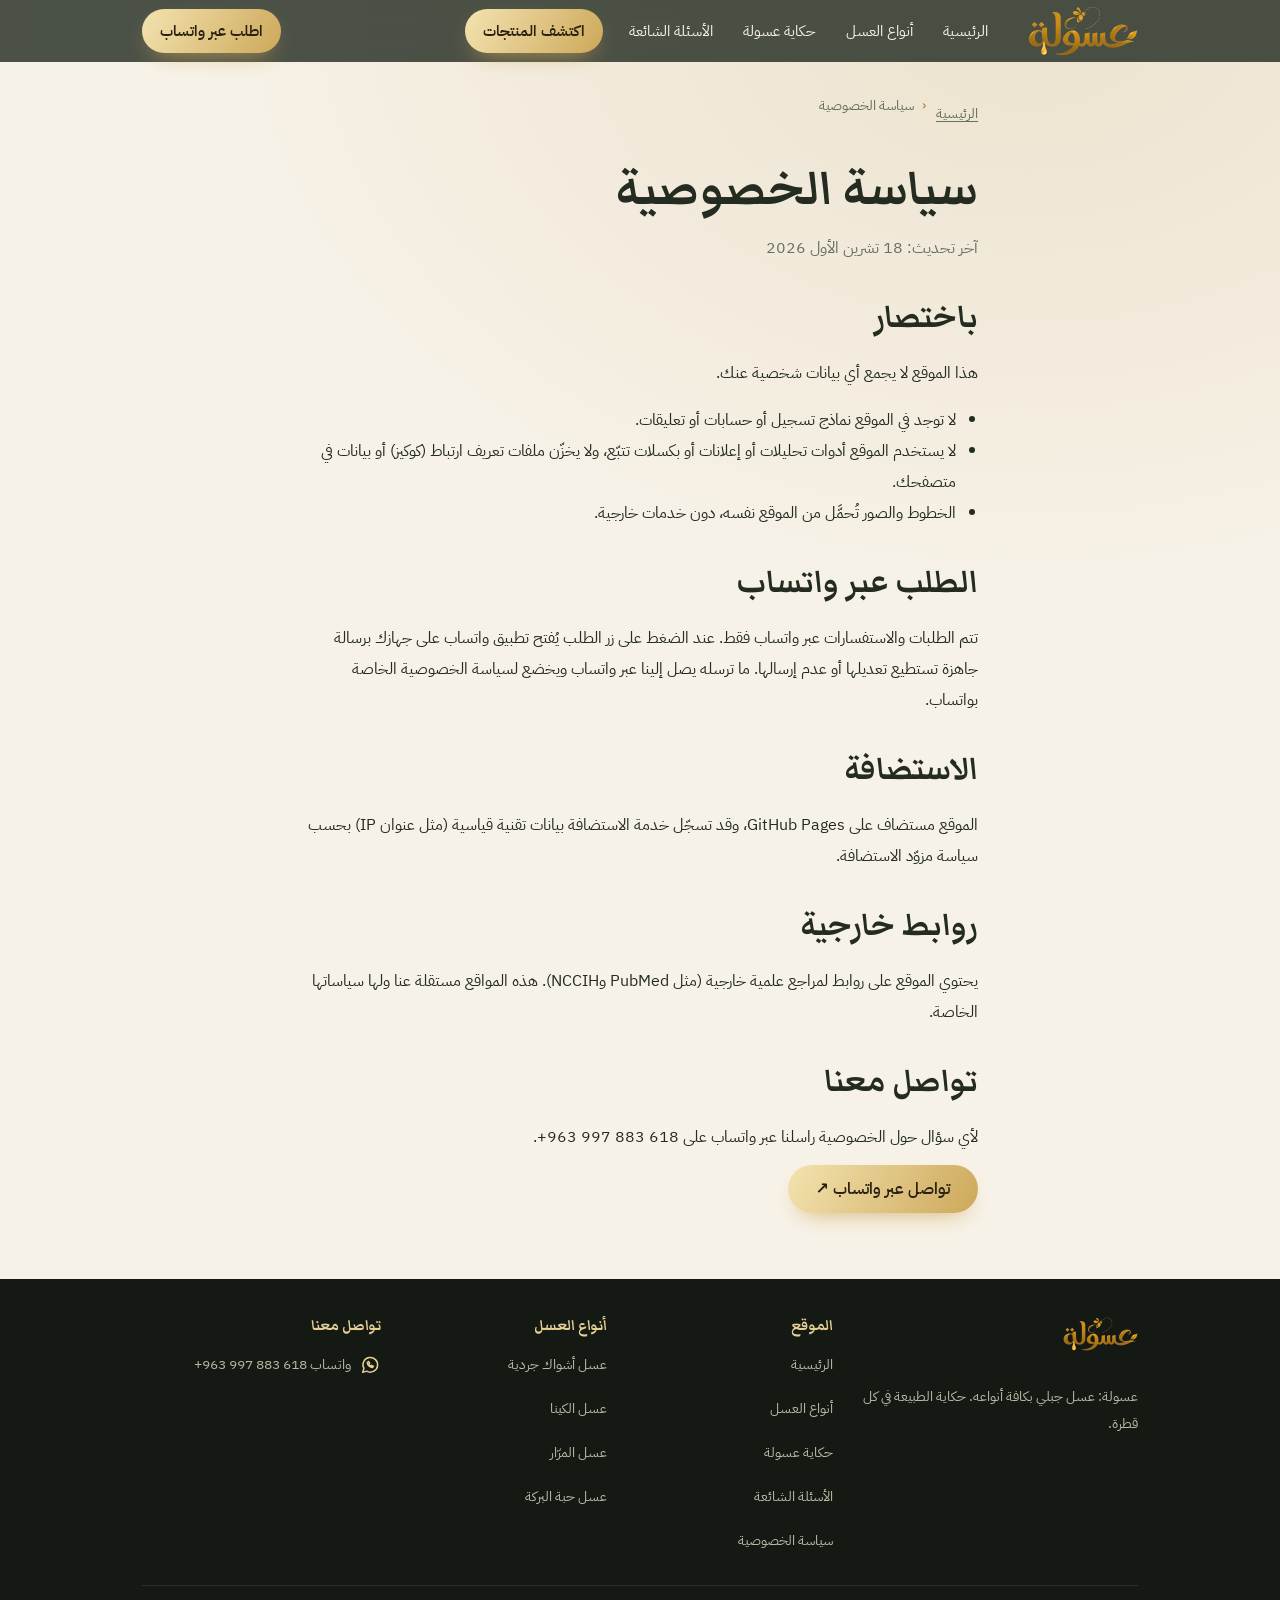
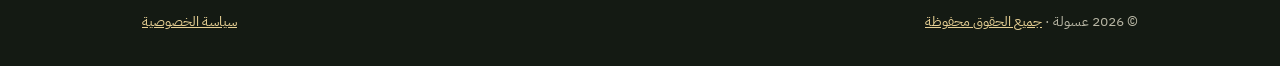
<file: docs/privacy/index.html>
<!DOCTYPE html>
<html lang="ar" dir="rtl">
<head>
<meta charset="utf-8">
<meta name="viewport" content="width=device-width, initial-scale=1, viewport-fit=cover">
<meta name="theme-color" content="#1B241A">
<title>سياسة الخصوصية | عسولة</title>
<meta name="description" content="سياسة الخصوصية في موقع عسولة: لا نجمع بيانات شخصية، والطلبات تتم عبر واتساب.">
<link rel="canonical" href="https://abedkhayyal97-design.github.io/asoula/privacy/">
<link rel="preload" as="image" type="image/webp" href="../logo-dark-220.webp" imagesrcset="../logo-dark-110.webp 1x, ../logo-dark-220.webp 2x, ../logo-dark-330.webp 3x" fetchpriority="high">
<link rel="preload" as="image" type="image/webp" href="../logo-label-440.webp">
<link rel="preload" href="../fonts/IBMPlexSansArabic-400-arabic.woff2" as="font" type="font/woff2" crossorigin>
<link rel="preload" href="../fonts/MarkaziText-700-arabic.woff2" as="font" type="font/woff2" crossorigin>
<meta property="og:type" content="website"><meta property="og:locale" content="ar_SY"><meta property="og:site_name" content="عسولة"><meta property="og:title" content="سياسة الخصوصية | عسولة"><meta property="og:description" content="سياسة الخصوصية في موقع عسولة: لا نجمع بيانات شخصية، والطلبات تتم عبر واتساب."><meta property="og:url" content="https://abedkhayyal97-design.github.io/asoula/privacy/"><meta property="og:image" content="https://abedkhayyal97-design.github.io/asoula/og.jpg?v=6f170703"><meta property="og:image:width" content="1200"><meta property="og:image:height" content="630"><meta property="og:image:alt" content="شعار عسولة – عسل جبلي أصيل">
<meta name="twitter:card" content="summary_large_image"><meta name="twitter:title" content="سياسة الخصوصية | عسولة"><meta name="twitter:description" content="سياسة الخصوصية في موقع عسولة: لا نجمع بيانات شخصية، والطلبات تتم عبر واتساب."><meta name="twitter:image" content="https://abedkhayyal97-design.github.io/asoula/og.jpg?v=6f170703">
<link rel="icon" href="../favicon.svg" type="image/svg+xml"><link rel="icon" href="../favicon.ico" sizes="any"><link rel="icon" href="../favicon-32.png" sizes="32x32" type="image/png"><link rel="apple-touch-icon" href="../apple-touch-icon.png"><link rel="manifest" href="../site.webmanifest">
<script type="application/ld+json">[{"@context":"https://schema.org","@type":"BreadcrumbList","itemListElement":[{"@type":"ListItem","position":1,"name":"الرئيسية","item":"https://abedkhayyal97-design.github.io/asoula/"},{"@type":"ListItem","position":2,"name":"سياسة الخصوصية","item":"https://abedkhayyal97-design.github.io/asoula/privacy/"}]}]</script>
<style>@font-face{font-family:IBM Plex Sans Arabic;font-style:normal;font-weight:400;font-display:swap;src:url(../fonts/IBMPlexSansArabic-400-arabic.woff2) format("woff2");unicode-range:U+0600-06FF,U+0750-077F,U+0870-0891,U+0897-08E1,U+08E3-08FF,U+200C-200E,U+2010-2011,U+204F,U+2E41,U+FB50-FDFF,U+FE70-FE74,U+FE76-FEFC,U+102E0-102FB,U+10E60-10E7E,U+10EC2-10EC7,U+10EC9-10EEE,U+10EF0-10EFF,U+1EE00-1EE03,U+1EE05-1EE1F,U+1EE21-1EE22,U+1EE24,U+1EE27,U+1EE29-1EE32,U+1EE34-1EE37,U+1EE39,U+1EE3B,U+1EE42,U+1EE47,U+1EE49,U+1EE4B,U+1EE4D-1EE4F,U+1EE51-1EE52,U+1EE54,U+1EE57,U+1EE59,U+1EE5B,U+1EE5D,U+1EE5F,U+1EE61-1EE62,U+1EE64,U+1EE67-1EE6A,U+1EE6C-1EE72,U+1EE74-1EE77,U+1EE79-1EE7C,U+1EE7E,U+1EE80-1EE89,U+1EE8B-1EE9B,U+1EEA1-1EEA3,U+1EEA5-1EEA9,U+1EEAB-1EEBB,U+1EEF0-1EEF1}@font-face{font-family:IBM Plex Sans Arabic;font-style:normal;font-weight:400;font-display:swap;src:url(../fonts/IBMPlexSansArabic-400-latin.woff2) format("woff2");unicode-range:U+0000-00FF,U+0131,U+0152-0153,U+02BB-02BC,U+02C6,U+02DA,U+02DC,U+0304,U+0308,U+0329,U+2000-206F,U+20AC,U+2122,U+2191,U+2193,U+2212,U+2215,U+FEFF,U+FFFD}@font-face{font-family:IBM Plex Sans Arabic;font-style:normal;font-weight:600;font-display:swap;src:url(../fonts/IBMPlexSansArabic-600-arabic.woff2) format("woff2");unicode-range:U+0600-06FF,U+0750-077F,U+0870-0891,U+0897-08E1,U+08E3-08FF,U+200C-200E,U+2010-2011,U+204F,U+2E41,U+FB50-FDFF,U+FE70-FE74,U+FE76-FEFC,U+102E0-102FB,U+10E60-10E7E,U+10EC2-10EC7,U+10EC9-10EEE,U+10EF0-10EFF,U+1EE00-1EE03,U+1EE05-1EE1F,U+1EE21-1EE22,U+1EE24,U+1EE27,U+1EE29-1EE32,U+1EE34-1EE37,U+1EE39,U+1EE3B,U+1EE42,U+1EE47,U+1EE49,U+1EE4B,U+1EE4D-1EE4F,U+1EE51-1EE52,U+1EE54,U+1EE57,U+1EE59,U+1EE5B,U+1EE5D,U+1EE5F,U+1EE61-1EE62,U+1EE64,U+1EE67-1EE6A,U+1EE6C-1EE72,U+1EE74-1EE77,U+1EE79-1EE7C,U+1EE7E,U+1EE80-1EE89,U+1EE8B-1EE9B,U+1EEA1-1EEA3,U+1EEA5-1EEA9,U+1EEAB-1EEBB,U+1EEF0-1EEF1}@font-face{font-family:IBM Plex Sans Arabic;font-style:normal;font-weight:600;font-display:swap;src:url(../fonts/IBMPlexSansArabic-600-latin.woff2) format("woff2");unicode-range:U+0000-00FF,U+0131,U+0152-0153,U+02BB-02BC,U+02C6,U+02DA,U+02DC,U+0304,U+0308,U+0329,U+2000-206F,U+20AC,U+2122,U+2191,U+2193,U+2212,U+2215,U+FEFF,U+FFFD}@font-face{font-family:Markazi Text;font-style:normal;font-weight:700;font-display:swap;src:url(../fonts/MarkaziText-700-arabic.woff2) format("woff2");unicode-range:U+0600-06FF,U+0750-077F,U+0870-0891,U+0897-08E1,U+08E3-08FF,U+200C-200E,U+2010-2011,U+204F,U+2E41,U+FB50-FDFF,U+FE70-FE74,U+FE76-FEFC,U+102E0-102FB,U+10E60-10E7E,U+10EC2-10EC7,U+10EC9-10EEE,U+10EF0-10EFF,U+1EE00-1EE03,U+1EE05-1EE1F,U+1EE21-1EE22,U+1EE24,U+1EE27,U+1EE29-1EE32,U+1EE34-1EE37,U+1EE39,U+1EE3B,U+1EE42,U+1EE47,U+1EE49,U+1EE4B,U+1EE4D-1EE4F,U+1EE51-1EE52,U+1EE54,U+1EE57,U+1EE59,U+1EE5B,U+1EE5D,U+1EE5F,U+1EE61-1EE62,U+1EE64,U+1EE67-1EE6A,U+1EE6C-1EE72,U+1EE74-1EE77,U+1EE79-1EE7C,U+1EE7E,U+1EE80-1EE89,U+1EE8B-1EE9B,U+1EEA1-1EEA3,U+1EEA5-1EEA9,U+1EEAB-1EEBB,U+1EEF0-1EEF1}@font-face{font-family:Markazi Text;font-style:normal;font-weight:700;font-display:swap;src:url(../fonts/MarkaziText-700-latin.woff2) format("woff2");unicode-range:U+0000-00FF,U+0131,U+0152-0153,U+02BB-02BC,U+02C6,U+02DA,U+02DC,U+0304,U+0308,U+0329,U+2000-206F,U+20AC,U+2122,U+2191,U+2193,U+2212,U+2215,U+FEFF,U+FFFD}:root{--bg:#F7F2E8;--pp:#FFFCF6;--ink:#242B21;--mu:#667060;--ln:#E2D8C3;--gd:#A87F2E;--fd:"Canela Arabic","Markazi Text",Georgia,serif;--fb:"Dahab Arabic ITF","IBM Plex Sans Arabic",system-ui,sans-serif}@media(prefers-color-scheme:dark){:root:not([data-theme=light]){--bg:#141A13;--pp:#1E271C;--ink:#EEE8D8;--mu:#A5AB98;--ln:#33402F;--gd:#D4AE5F}}:root[data-theme=dark]{--bg:#141A13;--pp:#1E271C;--ink:#EEE8D8;--mu:#A5AB98;--ln:#33402F;--gd:#D4AE5F}*{box-sizing:border-box;-webkit-tap-highlight-color:transparent}html{scroll-behavior:smooth;scroll-padding-top:calc(70px + env(safe-area-inset-top,0px))}body{margin:0;background:var(--bg);color:var(--ink);font:400 1.02rem/1.9 var(--fb);overflow-x:hidden}a{color:inherit;text-decoration:none}button{touch-action:manipulation;-webkit-user-select:none;user-select:none}:focus:not(:focus-visible){outline:none}:focus-visible{outline:2px solid var(--gd);outline-offset:3px}h1,h2,h3,.bd{font-family:var(--fd);font-weight:700;margin:0}.w{max-width:1040px;margin:auto;padding:0 22px}.hd{position:fixed;top:0;left:0;right:0;z-index:30;padding-top:env(safe-area-inset-top,0px);background:color-mix(in srgb,#1B241A 78%,transparent);backdrop-filter:blur(12px);-webkit-backdrop-filter:blur(12px);color:#f7f2e8}.hd :focus-visible{outline-color:#e6cf93}.hi{display:flex;justify-content:space-between;align-items:center;height:62px}.bd{display:flex;align-items:center;gap:10px;font-size:1.9rem;color:#e6cf93}.lg{width:42px;height:42px}.btn{display:inline-block;border:0;border-radius:999px;padding:12px 28px;font:600 1rem var(--fb);background:linear-gradient(120deg,#f3e3b0,#cda85a);color:#2a2010;box-shadow:0 10px 24px -12px #cda85a;transition:transform .3s;cursor:pointer;touch-action:manipulation}.btn:hover{transform:translateY(-2px)}.sm{padding:7px 18px;font-size:.92rem}.hero{position:relative;color:#f7f2e8;background:radial-gradient(110% 90% at 80% 10%,#3a4d33,#1b241a 65%);padding:calc(112px + env(safe-area-inset-top,0px)) 0 120px}.hg{display:grid;grid-template-columns:1.1fr .9fr;gap:24px;align-items:center}h1{font-size:clamp(3rem,8vw,5.6rem);line-height:1.2;margin:10px 0}h1 b{background:linear-gradient(120deg,#f3e3b0,#cda85a,#f3e3b0);-webkit-background-clip:text;background-clip:text;color:transparent}.hero p{color:#d9d5c3;max-width:30em;margin:0 0 24px}.ar{position:relative}.ar:before{content:"";position:absolute;inset:6%;border-radius:50%;background:radial-gradient(circle,#E0A93B55,transparent 66%)}.jar{--c:#D9B25A;position:relative;width:150px;height:auto;filter:drop-shadow(0 18px 18px color-mix(in srgb,var(--c) 50%,transparent))}.hero .jar{--c:#E0A93B;display:block;width:min(72%,250px);margin:auto;animation:fl 7s ease-in-out infinite}@keyframes fl{50%{transform:translateY(-12px) rotate(1.5deg)}}.wv{animation:wv 3.2s linear infinite}@keyframes wv{to{transform:translate(80px)}}.bb{fill:#fff;opacity:0;animation:bb 7s linear infinite}@keyframes bb{15%{opacity:.5}to{transform:translateY(-110px);opacity:0}}.dr{transform-box:fill-box;transform-origin:50% 0;animation:dr 5s ease-in-out infinite}@keyframes dr{50%{transform:scaleY(1.2)}}.liq{position:absolute;left:0;right:0;bottom:-1px;height:76px;overflow:hidden;direction:ltr}.liq svg{position:absolute;left:0;bottom:0;width:200%}.l1{height:100%;fill:#e6cf93;opacity:.5;animation:sl 17s linear infinite reverse}.l2{height:78%;fill:#cda85a;animation:sl 12s linear infinite}.l3{height:50%;fill:var(--bg);animation:sl 23s linear infinite}@keyframes sl{to{transform:translate(-50%)}}.band{direction:ltr;overflow:hidden;padding:14px 0 4px;color:var(--gd);font:700 1.5rem var(--fd);-webkit-mask-image:linear-gradient(90deg,transparent,#000 10%,#000 90%,transparent);mask-image:linear-gradient(90deg,transparent,#000 10%,#000 90%,transparent)}.tr{display:flex;width:max-content;animation:mq 30s linear infinite}.tr span{display:flex;align-items:center;white-space:nowrap}.tr span:after{content:"";width:9px;height:9px;margin:0 28px;background:var(--gd);border-radius:50% 50% 50% 0;transform:rotate(-45deg)}@keyframes mq{to{transform:translate(-50%)}}.sec{padding:60px 0}.k{color:var(--gd);font-weight:600}.mu{color:var(--mu)}h2{font-size:clamp(2.2rem,5vw,3.4rem);line-height:1.35;margin:2px 0 8px}.tabs{display:flex;flex-wrap:wrap;gap:8px;margin:24px 0 16px}.tabs button{display:flex;align-items:center;gap:8px;background:none;border:1px solid var(--ln);border-radius:999px;padding:7px 16px;font:600 1rem var(--fb);color:var(--mu);cursor:pointer;transition:.3s}.tabs i{width:12px;height:12px;border-radius:50%;background:var(--c)}.tabs [aria-selected=true]{color:var(--ink);border-color:var(--c);background:color-mix(in srgb,var(--c) 22%,var(--pp))}.stage{position:relative;overflow:hidden;border:1px solid var(--ln);border-radius:38px;background:var(--pp);padding:28px 22px;display:grid;gap:20px}.stage:before{content:"";position:absolute;inset:0;background:radial-gradient(70% 90% at 100% 0,color-mix(in srgb,var(--c) 34%,transparent),transparent 65%)}.stage>*{position:relative}.stage .jar{margin:auto}.stage h3{font-size:2.6rem;line-height:1.3}.stage p{margin:0}.ch{display:flex;flex-wrap:wrap;gap:8px;margin-top:10px}.ch b{font-weight:400;font-size:.9rem;border:1px solid var(--ln);border-radius:999px;padding:0 14px}.cols{display:grid;gap:14px;margin:20px 0}.col h4{margin:0;color:var(--gd);font:700 1.2rem var(--fd)}.col ul{list-style:none;margin:0;padding:0}.col li:before,.pt:before{content:"";display:inline-block;width:7px;height:7px;border-radius:50%;background:var(--gd);margin-inline-end:10px;vertical-align:middle}.nt{font-size:.85rem;color:var(--mu);margin:12px 0 0}.fade{animation:in .5s ease}@keyframes in{0%{opacity:0;transform:translateY(8px)}}.pts{list-style:none;padding:0;margin:14px 0 0}.pts li{margin-bottom:6px}.pts small{color:var(--mu);font-size:1rem}.bx{border:1px solid var(--ln);border-radius:24px;padding:18px 22px;background:var(--pp);color:var(--mu);font-size:.92rem;margin:0}.bx a{color:var(--gd);text-decoration:underline}.cta{background:radial-gradient(90% 120% at 50% 0,#3a4d33,#1b241a 70%);color:#f7f2e8;text-align:center;padding:70px 22px}.cta p{max-width:520px;margin:0 auto 22px;color:#d9d5c3}.cta small{display:block;margin-top:14px;color:#c9c5b2}.cta small span{direction:ltr;unicode-bidi:embed;color:#e6cf93}footer{background:#141a13;color:#b9b7a5;padding:22px 0 calc(22px + env(safe-area-inset-bottom,0px));font-size:.9rem}.fi{display:flex;justify-content:space-between;gap:10px;flex-wrap:wrap}.fi .bd{font-size:1.4rem}.fb{background:none;border:0;color:#e6cf93;font:inherit;text-decoration:underline;cursor:pointer;padding:0}dialog{border:1px solid var(--ln);border-radius:28px;background:var(--pp);color:var(--ink);padding:28px;text-align:center;max-width:340px}dialog::backdrop{background:#0008}dialog p{margin:0 0 14px}#bee{position:fixed;top:0;left:0;width:48px;height:48px;pointer-events:none;z-index:40}#bee svg{width:100%;height:100%;overflow:visible}.wg{transform-origin:28px 22px;animation:wf .09s infinite alternate}@keyframes wf{0%{transform:rotate(-18deg)}to{transform:rotate(14deg) scaleY(.7)}}@media(min-width:760px){.stage{grid-template-columns:200px 1fr;padding:36px}.cols{grid-template-columns:repeat(3,1fr);gap:24px}}@media(max-width:800px){.hg{grid-template-columns:1fr;text-align:center;gap:0}.hero p{margin-inline:auto}.ar{order:-1}}@media(prefers-reduced-motion:reduce){*{animation:none!important;transition:none!important;scroll-behavior:auto!important}}.sec,.cta{position:relative}.fw{position:absolute;bottom:var(--b,0);width:var(--w,44px);height:auto;aspect-ratio:60/84;pointer-events:none;z-index:1;overflow:visible;transform-origin:50% 100%;animation:sw 5.5s ease-in-out var(--d,0s) infinite alternate}@keyframes sw{0%{transform:rotate(-2.2deg)}to{transform:rotate(2.2deg)}}#bee{pointer-events:auto;cursor:grab;touch-action:none;-webkit-tap-highlight-color:transparent;border-radius:50%}#bee:after{content:"";position:absolute;inset:-12px}#bee:focus-visible{outline:2px solid #E6CF93;outline-offset:6px;box-shadow:0 0 0 8px #1b241a99}#bee.pr .wg{animation-duration:1.5s}#bee.ct{cursor:grabbing}#bee.ct .wg{animation-duration:.04s}#bbl{position:fixed;top:0;left:0;z-index:45;box-sizing:border-box;width:max-content;max-width:min(272px,calc(100vw - 16px));padding:11px 16px;border-radius:20px;background:var(--pp);color:var(--ink);border:1.5px solid var(--gd);box-shadow:0 14px 30px -14px #0009;font:600 .95rem/1.75 var(--fb);text-align:center;direction:rtl;opacity:0;pointer-events:none;transition:opacity .25s}#bbl.on{opacity:1;pointer-events:auto}#bbl:after{content:"";position:absolute;left:var(--tx,50%);bottom:-7.5px;width:12px;height:12px;background:var(--pp);border:solid var(--gd);border-width:0 1.5px 1.5px 0;transform:translate(-50%) rotate(45deg)}#bbl.bl:after{bottom:auto;top:-7.5px;border-width:1.5px 0 0 1.5px}#bbl .bc{display:block;margin-top:6px;color:var(--gd);font-weight:700;text-decoration:underline;text-underline-offset:3px}.jar,.lg,#bee svg,.fw{shape-rendering:geometricPrecision;text-rendering:geometricPrecision}.band{text-rendering:geometricPrecision}.hd .lg{width:auto;height:50px;display:block}.fi .lf{width:auto;height:34px;display:block}.hd picture,.fi picture{display:block;line-height:0}.sr{position:absolute;width:1px;height:1px;overflow:hidden;clip:rect(0 0 0 0);white-space:nowrap}.skip{position:absolute;top:-60px;right:12px;z-index:60;background:#f3e3b0;color:#2a2010;padding:10px 18px;border-radius:999px;font-weight:600}.skip:focus{top:8px}.btn{text-align:center}.btn.sm{display:inline-flex;align-items:center;justify-content:center;min-height:44px;white-space:nowrap}.btn.ol{background:none;box-shadow:none;border:1.5px solid var(--gd);color:var(--ink)}.btn.ol:hover{background:color-mix(in srgb,var(--gd) 14%,transparent)}.hero .btn.ol,.cta .btn.ol{border-color:#e6cf93;color:#f3e3b0}.hb{display:flex;flex-wrap:wrap;gap:12px;margin-top:6px}.cta .hb{justify-content:center}.hd .hi{gap:10px}.nv{display:none}.ha{display:flex;align-items:center;gap:8px;margin-inline-start:auto}.mb{width:44px;height:44px;border:0;background:none;display:flex;flex-direction:column;align-items:center;justify-content:center;gap:5px;cursor:pointer;padding:0;border-radius:12px}.mb span{display:block;width:22px;height:2px;border-radius:2px;background:#f3e3b0;transition:transform .25s,opacity .25s}.mb[aria-expanded=true] span:nth-child(1){transform:translateY(7px) rotate(45deg)}.mb[aria-expanded=true] span:nth-child(2){opacity:0}.mb[aria-expanded=true] span:nth-child(3){transform:translateY(-7px) rotate(-45deg)}.nv{position:absolute;top:100%;left:0;right:0;flex-direction:column;padding:6px 22px 18px;background:#1b241afa;border-bottom:1px solid #33402F;box-shadow:0 18px 30px -18px #000a}.nv.open{display:flex}.nv a:not(.btn){display:flex;align-items:center;min-height:48px;color:#f7f2e8;border-bottom:1px solid #ffffff14;font-weight:600}.nv a:not(.btn):hover{color:#e6cf93}.nv .nvb{margin-top:12px}@media(max-width:420px){.hm{display:none}}@media(max-width:359px){.hd .btn.sm{padding-inline:12px}.hd .w{padding:0 14px}}@media(min-width:900px){.mb{display:none}.nv,.nv.open{display:flex;position:static;flex-direction:row;align-items:center;gap:6px;padding:0;background:none;border:0;box-shadow:none;margin-inline-start:18px;margin-inline-end:auto}.nv a:not(.btn){border:0;padding:0 12px;min-height:44px;font-size:.95rem;font-weight:400;border-radius:999px;white-space:nowrap}.nv .nvb{margin:0 8px 0 0}.ha{margin-inline-start:0}}@media(max-width:899px){.nv .nvb{align-self:stretch}}.pg{list-style:none;margin:26px 0 0;padding:0;display:grid;gap:18px;grid-template-columns:1fr}.pc{position:relative;overflow:hidden;height:100%;display:flex;flex-direction:column;gap:8px;border:1px solid var(--ln);border-radius:28px;background:var(--pp);padding:22px 20px 20px}.pc:before{content:"";position:absolute;inset:0;background:radial-gradient(80% 60% at 100% 0,color-mix(in srgb,var(--c) 30%,transparent),transparent 70%);pointer-events:none}.pc>*{position:relative}.pc .jar{width:104px;margin:0 auto 2px}.pc .jar *{animation-play-state:paused}.pc:hover .jar *,.pc:focus-within .jar *{animation-play-state:running}.pc h3{font-size:1.9rem;line-height:1.3}.pc h3 a:hover{color:var(--gd)}.pd{margin:0;font-size:.95rem;line-height:1.8}.pp2{margin:2px 0 0;display:flex;flex-wrap:wrap;align-items:center;gap:4px 12px;font-size:.95rem}.pr{font-weight:600}.wl,.av{color:var(--mu);font-size:.88rem}.av{border:1px solid var(--ln);border-radius:999px;padding:0 12px}.pa{display:flex;flex-wrap:wrap;gap:8px;margin-top:auto;padding-top:10px}.pa .btn{flex:1 1 auto;padding-inline:14px}@media(min-width:560px){.pg{grid-template-columns:repeat(2,1fr)}}@media(min-width:1000px){.pg{grid-template-columns:repeat(4,1fr);gap:16px}.pc{padding:20px 16px 18px}.pc h3{font-size:1.6rem}}.sh{font-size:1.5rem;color:var(--gd);margin:18px 0 6px}.sec.alt{background:var(--pp)}.sec.alt .pc,.sec.alt .cmp{background:var(--bg)}.xl{display:inline-block;margin-top:14px;font-weight:600;color:var(--gd);text-decoration:underline;text-underline-offset:4px;min-height:44px;line-height:44px}.wy{list-style:none;margin:26px 0 0;padding:0;display:grid;gap:16px;grid-template-columns:1fr}.wy li{border:1px solid var(--ln);border-radius:24px;background:var(--bg);padding:20px}.wy .ic{color:var(--gd);width:34px;height:34px;display:block;margin-bottom:6px}.wy h3{font-size:1.5rem;line-height:1.4;margin:0 0 2px}.wy p{margin:0;font-size:.95rem;line-height:1.8}@media(min-width:560px){.wy{grid-template-columns:repeat(2,1fr)}}@media(min-width:1000px){.wy{grid-template-columns:repeat(4,1fr)}}.sg{display:grid;gap:26px;align-items:center}.sp{margin:0;border:1px solid var(--ln);border-radius:38px;background:var(--pp);display:grid;place-items:center;padding:28px;overflow:hidden;position:relative}.sp:before{content:"";position:absolute;inset:0;background:radial-gradient(70% 70% at 70% 20%,#E0A93B33,transparent 70%)}.sp .jar{position:relative;width:min(55%,200px);margin:auto}.spi{width:100%;height:auto;border-radius:24px;display:block}.og{margin-top:18px;border:1px solid var(--ln);border-radius:24px;background:var(--pp);padding:16px 20px}.og h3{font-size:1.4rem;margin:0 0 4px}.og p{margin:0 0 10px;font-size:.95rem}@media(min-width:800px){.sg{grid-template-columns:1.2fr .8fr}}.cmp{width:100%;margin-top:24px;border-collapse:separate;border-spacing:0;background:var(--pp);border:1px solid var(--ln);border-radius:24px;overflow:hidden}.cmp th,.cmp td{padding:14px 18px;text-align:start;vertical-align:top;border-bottom:1px solid var(--ln)}.cmp thead th{background:color-mix(in srgb,var(--gd) 14%,var(--pp));font:700 1.1rem var(--fd);color:var(--ink)}.cmp tbody tr:last-child>*{border-bottom:0}.cmp tbody th{font:700 1.15rem var(--fd);white-space:nowrap}.cmp tbody th i{display:inline-block;width:12px;height:12px;border-radius:50%;background:var(--c);margin-inline-end:8px}.cmp tbody th a{display:inline-flex;align-items:center;min-height:44px}.cmp tbody th a:hover{color:var(--gd)}@media(max-width:759px){.cmp,.cmp tbody,.cmp tr,.cmp td,.cmp tbody th{display:block}.cmp{background:none;border:0;border-radius:0}.cmp thead{display:none}.cmp tr{border:1px solid var(--ln);border-radius:22px;background:var(--bg);margin-bottom:14px;padding:6px 0;overflow:hidden}.cmp tbody th{border:0;padding:10px 18px 4px;font-size:1.4rem}.cmp td{display:flex;justify-content:space-between;gap:16px;border:0;padding:8px 18px}.cmp td:before{content:attr(data-l);color:var(--mu);flex:none;font-size:.9rem}.cmp td{border-top:1px dashed var(--ln)}}.fq{margin-top:22px;display:grid;gap:10px;max-width:760px;margin-inline:auto}.fq details{border:1px solid var(--ln);border-radius:20px;background:var(--pp);overflow:hidden}.sec.alt .fq details{background:var(--bg)}.fq summary{list-style:none;cursor:pointer;display:flex;justify-content:space-between;align-items:center;gap:14px;min-height:56px;padding:10px 20px;font-weight:600}.fq summary::-webkit-details-marker{display:none}.fq summary:after{content:"";flex:none;width:10px;height:10px;border:solid var(--gd);border-width:0 2px 2px 0;transform:rotate(45deg);transition:transform .25s;margin-top:-4px}.fq details[open] summary:after{transform:rotate(-135deg);margin-top:4px}.fq details[open] summary{color:var(--gd)}.fa{padding:0 20px 16px}.fa p{margin:0;color:var(--mu)}footer{padding:36px 0 calc(22px + env(safe-area-inset-bottom,0px))}.fg{display:grid;gap:26px;grid-template-columns:1fr 1fr}.fc1{grid-column:1/-1}.fc1 p{margin:10px 0 0;max-width:30em}.fh{font:700 1.15rem var(--fd);color:#e6cf93;margin:0 0 6px}footer ul{list-style:none;margin:0;padding:0}footer li a,footer .fwa{display:inline-flex;align-items:center;gap:8px;min-height:44px}footer a:hover{color:#e6cf93}footer .fb{min-height:44px;display:inline-flex;align-items:center}.fic{width:22px;height:22px;flex:none;color:#e6cf93}.ph{direction:ltr;unicode-bidi:isolate}.fdl{padding:6px 0;max-width:16em}.fb2{display:flex;flex-wrap:wrap;justify-content:space-between;align-items:center;gap:6px 18px;margin-top:22px;padding-top:14px;border-top:1px solid #ffffff1a}.fb2 a{display:inline-flex;align-items:center;min-height:44px;color:#e6cf93;text-decoration:underline}@media(min-width:800px){.fg{grid-template-columns:1.4fr 1fr 1fr 1.2fr}.fc1{grid-column:auto}}.pghd{padding:calc(92px + env(safe-area-inset-top,0px)) 0 54px;background:radial-gradient(110% 80% at 80% 0,color-mix(in srgb,var(--gd) 14%,transparent),transparent 60%)}.bc ol{list-style:none;margin:0 0 18px;padding:0;display:flex;flex-wrap:wrap;gap:2px 8px;font-size:.9rem;color:var(--mu)}.bc li+li:before{content:"\2039";margin-inline-end:8px;color:var(--gd)}.bc a{display:inline-flex;align-items:center;min-height:44px;text-decoration:underline;text-underline-offset:3px}.pgd{display:grid;gap:28px}.pgm{position:relative;border:1px solid var(--ln);border-radius:38px;background:var(--pp);padding:28px;display:grid;place-items:center;overflow:hidden;aspect-ratio:1/1;max-height:460px}.pgm:before{content:"";position:absolute;inset:0;background:radial-gradient(70% 90% at 100% 0,color-mix(in srgb,var(--c) 38%,transparent),transparent 65%)}.pgm .jar{position:relative;width:min(62%,230px);margin:auto}.ppi{position:relative;width:100%;height:100%;object-fit:cover;border-radius:24px}.pgs{display:flex;gap:10px;margin-top:10px;overflow-x:auto}.gi{width:84px;height:84px;object-fit:cover;border-radius:16px}.pin h1{font-size:clamp(2.6rem,7vw,4rem);line-height:1.2;margin:4px 0 6px}.lead{font-size:1.1rem;margin:0}.big{font-size:1.2rem;margin:12px 0}.wf{border:0;padding:0;margin:6px 0 12px;min-width:0}.wf legend{padding:0;font-weight:600;margin-bottom:6px}.wr{display:flex;flex-wrap:wrap;gap:8px}.wc{position:relative}.wc input{position:absolute;opacity:0;inset:0;width:100%;height:100%;margin:0;cursor:pointer}.wc span{display:inline-flex;align-items:center;justify-content:center;min-height:44px;min-width:64px;padding:0 18px;border:1px solid var(--ln);border-radius:999px;background:var(--pp);font-weight:600;color:var(--mu)}.wc input:checked+span{border-color:var(--gd);color:var(--ink);background:color-mix(in srgb,var(--gd) 18%,var(--pp))}.wc input:focus-visible+span{outline:2px solid var(--gd);outline-offset:3px}.qf{display:flex;align-items:center;gap:14px;margin:8px 0 16px}.qf label{font-weight:600}.qs{display:flex;align-items:center;border:1px solid var(--ln);border-radius:999px;background:var(--pp);overflow:hidden}.qs button{width:48px;height:48px;border:0;background:none;color:var(--ink);font:600 1.4rem var(--fb);cursor:pointer}.qs button:hover{background:color-mix(in srgb,var(--gd) 14%,transparent)}.qs input{width:56px;height:48px;border:0;background:none;text-align:center;font:600 1.1rem var(--fb);color:var(--ink);-moz-appearance:textfield}.qs input::-webkit-outer-spin-button,.qs input::-webkit-inner-spin-button{-webkit-appearance:none;margin:0}.ordb{display:block;max-width:360px}.h2s{font-size:clamp(1.9rem,4vw,2.5rem);margin:0 0 14px}.col h3{margin:0;color:var(--gd);font:700 1.2rem var(--fd)}.sp2{display:grid;gap:12px;margin:22px 0 0}.sp2>div{border:1px solid var(--ln);border-radius:20px;background:var(--bg);padding:12px 18px}.sp2 dt{color:var(--mu);font-size:.88rem}.sp2 dd{margin:0;font-weight:600}.ot{list-style:none;margin:0;padding:0;display:grid;gap:12px}.ot a{display:flex;align-items:center;gap:14px;min-height:64px;padding:12px 20px;border:1px solid var(--ln);border-radius:22px;background:var(--bg)}.ot a:hover{border-color:var(--c)}.ot i{width:14px;height:14px;border-radius:50%;background:var(--c);flex:none}.ot b{display:block;font:700 1.3rem var(--fd)}.ot small{color:var(--mu)}@media(min-width:800px){.pgd{grid-template-columns:.9fr 1.1fr;align-items:center;gap:44px}.sp2{grid-template-columns:repeat(2,1fr)}.ot{grid-template-columns:repeat(3,1fr)}}.prv{max-width:720px}.prv h1{font-size:clamp(2.6rem,7vw,3.8rem);margin:4px 0 6px}.prv .pl{padding-inline-start:22px}.prv p{margin:0 0 12px}.prv .h2s{margin-top:26px}.pc .ch b{border-radius:14px;line-height:1.7;padding:2px 14px}.tabs button{min-height:44px}.bc a{min-width:44px}footer li a{min-width:44px}@media(max-width:800px){.hb{justify-content:center}}
</style>
</head>
<body>
<svg width="0" height="0" style="position:absolute" aria-hidden="true"><defs><linearGradient id="sh" x2="1"><stop stop-opacity=".35"/><stop offset=".45" stop-opacity="0"/><stop offset="1" stop-opacity=".3"/></linearGradient><linearGradient id="gg" x2="1" y2="1"><stop stop-color="#F3E3B0"/><stop offset="1" stop-color="#CDA85A"/></linearGradient><pattern id="bl" width="4" height="4" patternUnits="userSpaceOnUse"><path d="M0 1H4M0 3H4" stroke="#6B4A26" stroke-opacity=".38" stroke-width=".8"/><path d="M1 0V4M3 0V4" stroke="#fff" stroke-opacity=".22" stroke-width=".8"/><path d="M0 0H2V2H0ZM2 2H4V4H2Z" fill="#fff" fill-opacity=".035"/><path d="M2 0H4V2H2ZM0 2H2V4H0Z" fill="#3A2A14" fill-opacity=".07"/></pattern><path id="wp" d="M0 30C100 0 200 0 300 30C400 60 500 60 600 30C700 0 800 0 900 30C1000 60 1100 60 1200 30V90H0Z"/><path id="bp" d="M60 56H140C140 70 150 74 166 84C184 96 190 120 190 150V206C190 232 172 246 146 246H54C28 246 10 232 10 206V150C10 120 16 96 34 84C50 74 60 70 60 56Z"/><path id="sk" d="M64 26Q100 17 136 26C140 44 154 54 158 70Q155 82 144 79Q133 84 122 79Q111 84 100 79Q89 84 78 79Q67 84 56 79Q45 82 42 70C46 54 60 44 64 26Z"/><clipPath id="jc"><use href="#bp"/></clipPath><clipPath id="kc"><use href="#sk"/></clipPath><clipPath id="lc"><rect x="48" y="150" width="104" height="62" rx="18"/></clipPath><linearGradient id="gb" x2="1"><stop stop-color="#fff" stop-opacity=".36"/><stop offset=".09" stop-color="#fff" stop-opacity=".2"/><stop offset=".5" stop-color="#fff" stop-opacity=".1"/><stop offset=".91" stop-color="#fff" stop-opacity=".2"/><stop offset="1" stop-color="#fff" stop-opacity=".34"/></linearGradient><radialGradient id="cs"><stop stop-color="#1B1208" stop-opacity=".42"/><stop offset=".6" stop-color="#1B1208" stop-opacity=".16"/><stop offset="1" stop-color="#1B1208" stop-opacity="0"/></radialGradient><linearGradient id="gw" x2="1"><stop stop-color="#fff" stop-opacity=".4"/><stop offset=".07" stop-color="#fff" stop-opacity=".2"/><stop offset=".2" stop-color="#fff" stop-opacity="0"/><stop offset=".8" stop-color="#fff" stop-opacity="0"/><stop offset=".93" stop-color="#fff" stop-opacity=".14"/><stop offset="1" stop-color="#fff" stop-opacity=".42"/></linearGradient><linearGradient id="gt" x2="0" y2="1"><stop stop-color="#fff" stop-opacity=".05"/><stop offset="1" stop-color="#fff" stop-opacity=".24"/></linearGradient><linearGradient id="hv" x2="0" y2="1"><stop stop-color="#FFE9B0" stop-opacity=".1"/><stop offset=".1" stop-color="#FFE9B0" stop-opacity=".02"/><stop offset=".32" stop-color="#fff" stop-opacity="0"/><stop offset=".6" stop-color="#7A4208" stop-opacity=".1"/><stop offset="1" stop-color="#6B3A06" stop-opacity=".34"/></linearGradient><linearGradient id="hs" x2="1"><stop stop-color="#FFE2A0" stop-opacity="0"/><stop offset=".26" stop-color="#FFE2A0" stop-opacity=".05"/><stop offset=".42" stop-color="#FFE2A0" stop-opacity="0"/><stop offset=".78" stop-color="#FFE2A0" stop-opacity=".05"/><stop offset="1" stop-color="#FFE2A0" stop-opacity="0"/></linearGradient><radialGradient id="hg" cx=".5" cy=".5" r=".5"><stop stop-color="#FFD98A" stop-opacity=".12"/><stop offset="1" stop-color="#FFD98A" stop-opacity="0"/></radialGradient><linearGradient id="hl" x2="0" y2="1"><stop stop-color="#fff" stop-opacity=".92"/><stop offset=".6" stop-color="#fff" stop-opacity=".5"/><stop offset="1" stop-color="#fff" stop-opacity=".22"/></linearGradient><linearGradient id="dg" x2="1"><stop stop-color="#fff" stop-opacity=".5"/><stop offset=".4" stop-color="#fff" stop-opacity="0"/><stop offset="1" stop-color="#2A1608" stop-opacity=".32"/></linearGradient><radialGradient id="bu" cx=".34" cy=".3" r=".75"><stop stop-color="#fff" stop-opacity=".95"/><stop offset=".3" stop-color="#fff" stop-opacity=".25"/><stop offset=".8" stop-color="#fff" stop-opacity=".12"/><stop offset="1" stop-color="#fff" stop-opacity=".7"/></radialGradient><linearGradient id="pa" x2="0" y2="1"><stop stop-color="#FCF6E4"/><stop offset="1" stop-color="#F3E7C6"/></linearGradient><linearGradient id="pc" x2="1"><stop stop-color="#5A3C1E" stop-opacity=".16"/><stop offset=".14" stop-color="#5A3C1E" stop-opacity="0"/><stop offset=".5" stop-color="#fff" stop-opacity=".14"/><stop offset=".86" stop-color="#5A3C1E" stop-opacity="0"/><stop offset="1" stop-color="#5A3C1E" stop-opacity=".2"/></linearGradient><linearGradient id="lf" x2="0" y2="1"><stop stop-color="#DDBC82"/><stop offset=".45" stop-color="#C9A56A"/><stop offset="1" stop-color="#AE8650"/></linearGradient><linearGradient id="lv" x2="0" y2="1"><stop stop-color="#fff" stop-opacity=".1"/><stop offset=".28" stop-color="#fff" stop-opacity="0"/><stop offset=".62" stop-color="#2A1608" stop-opacity="0"/><stop offset="1" stop-color="#2A1608" stop-opacity=".3"/></linearGradient><radialGradient id="kn" cx=".4" cy=".35" r=".7"><stop stop-color="#A97B3F"/><stop offset="1" stop-color="#4A3018"/></radialGradient><linearGradient id="wgd" x2="1" y2="1"><stop stop-color="#fff" stop-opacity=".95"/><stop offset="1" stop-color="#D8E8D6" stop-opacity=".6"/></linearGradient><radialGradient id="bbg" cx=".38" cy=".28" r=".85"><stop stop-color="#FBDC84"/><stop offset=".55" stop-color="#F2C14E"/><stop offset="1" stop-color="#D99A2B"/></radialGradient><radialGradient id="bhd" cx=".35" cy=".3" r=".85"><stop stop-color="#5A4224"/><stop offset="1" stop-color="#2A1D0D"/></radialGradient><g id="jlg"><image href="../logo-label-440.webp" x="56" y="155.5" width="88" height="40.1" preserveAspectRatio="xMidYMid meet"/></g><g id="jb"><ellipse cx="100" cy="250" rx="78" ry="6.5" fill="url(#cs)"/><use href="#bp" fill="url(#gb)"/><use href="#bp" fill="none" stroke="#B98A43" stroke-opacity=".5" stroke-width="2"/></g><g id="jf"><g clip-path="url(#jc)"><use href="#sk" fill="#1B1208" fill-opacity=".055" transform="translate(0 1)"/><use href="#sk" fill="#1B1208" fill-opacity=".055" transform="translate(0 2)"/><use href="#sk" fill="#1B1208" fill-opacity=".055" transform="translate(0 3)"/><use href="#sk" fill="#1B1208" fill-opacity=".055" transform="translate(0 4)"/><use href="#sk" fill="#1B1208" fill-opacity=".055" transform="translate(0 5)"/><use href="#sk" fill="#1B1208" fill-opacity=".055" transform="translate(0 6.2)"/><rect y="50" width="200" height="210" fill="url(#sh)"/><rect y="50" width="200" height="210" fill="url(#hs)"/><ellipse cx="100" cy="212" rx="86" ry="46" fill="url(#hg)"/></g><use href="#bp" fill="none" stroke="url(#gw)" stroke-width="9" clip-path="url(#jc)"/><path d="M10 206C10 232 28 246 54 246H146C172 246 190 232 190 206L185 206C185 229 169 241 146 241H54C31 241 15 229 15 206Z" fill="url(#gt)"/><path d="M15 206C15 229 31 241 54 241H146C169 241 185 229 185 206" fill="none" stroke="#fff" stroke-opacity=".4" stroke-width=".7"/><path d="M13 224C16 236 30 244.4 52 244.4H98" fill="none" stroke="#fff" stroke-opacity=".28" stroke-width="1.1" stroke-linecap="round"/><path d="M30.37 110.7C30.01 111.05 28.81 112.03 28.2 112.81C27.58 113.58 27.16 114.47 26.68 115.34C26.2 116.21 25.75 117.12 25.32 118.04C24.89 118.97 24.48 119.92 24.09 120.89C23.69 121.86 23.32 122.85 22.96 123.86C22.6 124.87 22.26 125.9 21.94 126.95C21.61 128 21.3 129.07 21.01 130.15C20.71 131.23 20.43 132.34 20.17 133.45C19.9 134.57 19.65 135.71 19.42 136.86C19.18 138.01 18.96 139.18 18.75 140.36C18.55 141.54 18.36 142.73 18.18 143.94C18 145.15 17.84 146.38 17.68 147.62C17.53 148.85 17.4 150.11 17.28 151.37C17.15 152.64 17.04 153.91 16.95 155.21C16.85 156.5 16.77 157.8 16.7 159.11C16.63 160.43 16.58 161.75 16.54 163.09C16.5 164.43 16.47 165.78 16.45 167.14C16.44 168.5 16.44 169.87 16.45 171.25C16.46 172.63 16.48 174.02 16.52 175.42C16.56 176.82 16.61 178.23 16.68 179.65C16.74 181.07 16.82 182.5 16.91 183.94C17 185.38 17.11 186.82 17.22 188.28C17.34 189.73 17.47 191.19 17.62 192.66C17.77 194.13 17.93 195.6 18.11 197.09C18.29 198.57 18.48 200.06 18.69 201.55C18.9 203.05 19.13 204.55 19.39 206.06C19.65 207.56 19.84 209.08 20.25 210.58C20.65 212.09 21.54 214.32 21.8 215.07L23.2 214.93C23.3 214.15 23.72 211.78 23.84 210.24C23.95 208.7 23.88 207.19 23.88 205.68C23.89 204.16 23.88 202.66 23.87 201.17C23.86 199.68 23.85 198.2 23.84 196.73C23.84 195.25 23.83 193.79 23.83 192.34C23.83 190.89 23.83 189.45 23.83 188.01C23.83 186.58 23.84 185.16 23.86 183.75C23.87 182.34 23.89 180.94 23.91 179.55C23.93 178.16 23.96 176.78 23.99 175.41C24.03 174.04 24.07 172.69 24.11 171.34C24.16 170 24.21 168.67 24.26 167.35C24.32 166.03 24.38 164.72 24.45 163.42C24.52 162.12 24.59 160.84 24.67 159.57C24.75 158.3 24.83 157.04 24.93 155.79C25.02 154.55 25.12 153.32 25.22 152.1C25.33 150.88 25.44 149.67 25.55 148.48C25.67 147.29 25.79 146.11 25.92 144.95C26.05 143.78 26.19 142.63 26.33 141.5C26.48 140.36 26.63 139.24 26.78 138.13C26.94 137.03 27.1 135.93 27.27 134.85C27.43 133.78 27.61 132.71 27.79 131.66C27.97 130.61 28.16 129.58 28.35 128.56C28.54 127.54 28.74 126.53 28.95 125.54C29.15 124.55 29.36 123.57 29.57 122.61C29.78 121.64 30 120.69 30.22 119.75C30.44 118.81 30.67 117.89 30.88 116.97C31.1 116.05 31.39 115.18 31.51 114.23C31.64 113.29 31.61 111.79 31.63 111.3Z" fill="url(#hl)"/><path d="M171.53 120.16C171.53 120.51 171.51 121.58 171.58 122.27C171.64 122.95 171.81 123.6 171.93 124.27C172.05 124.94 172.19 125.6 172.31 126.26C172.44 126.93 172.57 127.59 172.7 128.25C172.82 128.92 172.95 129.58 173.07 130.24C173.19 130.91 173.32 131.57 173.43 132.24C173.55 132.9 173.67 133.57 173.78 134.23C173.89 134.9 174 135.56 174.11 136.23C174.22 136.9 174.32 137.56 174.42 138.23C174.53 138.9 174.62 139.56 174.72 140.23C174.81 140.9 174.91 141.57 175 142.23C175.08 142.9 175.17 143.57 175.25 144.24C175.34 144.9 175.42 145.57 175.49 146.24C175.57 146.91 175.64 147.57 175.71 148.24C175.78 148.91 175.85 149.58 175.91 150.24C175.98 150.91 176.04 151.57 176.1 152.24C176.15 152.91 176.21 153.57 176.26 154.24C176.31 154.9 176.36 155.57 176.41 156.23C176.45 156.9 176.49 157.56 176.53 158.22C176.57 158.88 176.61 159.55 176.64 160.21C176.68 160.87 176.71 161.53 176.74 162.19C176.76 162.85 176.79 163.51 176.81 164.16C176.84 164.82 176.86 165.48 176.88 166.13C176.9 166.79 176.91 167.44 176.93 168.1C176.94 168.75 176.96 169.4 176.97 170.06C176.99 170.71 177 171.36 177.02 172.01C177.04 172.66 177.02 173.3 177.1 173.96C177.18 174.62 177.44 175.61 177.5 175.94L178.5 176.06C178.63 175.74 179.09 174.81 179.3 174.17C179.5 173.53 179.59 172.87 179.71 172.22C179.84 171.57 179.94 170.91 180.04 170.25C180.13 169.58 180.22 168.92 180.3 168.25C180.37 167.59 180.44 166.92 180.5 166.24C180.56 165.57 180.61 164.9 180.66 164.22C180.7 163.55 180.74 162.87 180.76 162.19C180.79 161.51 180.81 160.83 180.83 160.14C180.84 159.46 180.85 158.78 180.84 158.09C180.84 157.41 180.83 156.72 180.82 156.03C180.8 155.34 180.78 154.66 180.75 153.97C180.72 153.28 180.68 152.59 180.64 151.9C180.59 151.21 180.54 150.52 180.48 149.83C180.43 149.14 180.36 148.45 180.29 147.76C180.21 147.07 180.14 146.38 180.05 145.69C179.96 145 179.87 144.31 179.77 143.62C179.67 142.94 179.56 142.25 179.44 141.56C179.33 140.88 179.21 140.19 179.08 139.51C178.95 138.82 178.81 138.14 178.67 137.46C178.52 136.78 178.37 136.1 178.22 135.42C178.06 134.74 177.89 134.07 177.72 133.39C177.55 132.72 177.37 132.05 177.18 131.38C176.99 130.71 176.8 130.04 176.59 129.38C176.39 128.71 176.18 128.05 175.96 127.4C175.74 126.74 175.51 126.09 175.27 125.44C175.03 124.79 174.78 124.14 174.52 123.5C174.25 122.86 174.02 122.21 173.68 121.6C173.34 120.99 172.68 120.14 172.47 119.84Z" fill="url(#hl)" fill-opacity=".62"/><path d="M39.75 91.68C39.55 91.76 38.92 91.96 38.54 92.15C38.16 92.34 37.82 92.6 37.48 92.84C37.13 93.08 36.8 93.33 36.46 93.59C36.13 93.85 35.81 94.12 35.48 94.4C35.16 94.67 34.85 94.96 34.53 95.25C34.22 95.54 33.92 95.84 33.61 96.14C33.31 96.45 33.01 96.76 32.72 97.07C32.43 97.39 32.14 97.71 31.86 98.04C31.57 98.37 31.29 98.71 31.02 99.05C30.74 99.39 30.47 99.74 30.21 100.09C29.94 100.44 29.68 100.8 29.43 101.16C29.17 101.52 28.92 101.89 28.67 102.27C28.42 102.64 28.18 103.02 27.94 103.4C27.7 103.79 27.47 104.18 27.24 104.57C27.01 104.97 26.79 105.36 26.57 105.77C26.35 106.17 26.13 106.58 25.92 107C25.71 107.41 25.5 107.83 25.3 108.25C25.1 108.67 24.9 109.1 24.71 109.53C24.51 109.97 24.32 110.4 24.14 110.85C23.95 111.29 23.77 111.73 23.6 112.18C23.42 112.63 23.25 113.09 23.09 113.55C22.92 114.01 22.76 114.47 22.6 114.94C22.44 115.4 22.29 115.88 22.14 116.35C22 116.83 21.85 117.31 21.72 117.79C21.58 118.28 21.45 118.77 21.32 119.26C21.2 119.75 21.08 120.25 20.97 120.75C20.86 121.26 20.73 121.76 20.67 122.28C20.61 122.8 20.62 123.62 20.62 123.89L21.38 124.11C21.52 123.88 21.97 123.2 22.2 122.74C22.44 122.28 22.61 121.8 22.81 121.34C23.01 120.87 23.2 120.41 23.39 119.95C23.58 119.49 23.77 119.03 23.96 118.58C24.15 118.13 24.34 117.68 24.54 117.23C24.73 116.79 24.92 116.35 25.11 115.91C25.31 115.47 25.5 115.04 25.7 114.61C25.89 114.18 26.09 113.75 26.28 113.33C26.48 112.91 26.68 112.49 26.88 112.08C27.08 111.67 27.28 111.26 27.49 110.85C27.69 110.45 27.9 110.05 28.1 109.65C28.31 109.25 28.52 108.86 28.73 108.47C28.94 108.08 29.15 107.69 29.36 107.31C29.58 106.93 29.79 106.55 30.01 106.18C30.23 105.81 30.44 105.44 30.67 105.07C30.89 104.7 31.11 104.34 31.33 103.98C31.56 103.63 31.79 103.27 32.02 102.92C32.25 102.57 32.48 102.23 32.71 101.88C32.94 101.54 33.18 101.2 33.42 100.87C33.65 100.53 33.9 100.2 34.14 99.87C34.38 99.54 34.63 99.22 34.87 98.89C35.12 98.57 35.37 98.26 35.62 97.94C35.87 97.62 36.13 97.31 36.39 97C36.64 96.7 36.9 96.39 37.16 96.09C37.42 95.78 37.69 95.48 37.95 95.18C38.22 94.88 38.49 94.59 38.76 94.29C39.02 93.99 39.31 93.71 39.56 93.38C39.81 93.05 40.13 92.49 40.25 92.32Z" fill="url(#hl)" fill-opacity=".8"/><path d="M184.2 142.04C184.19 142.33 184.13 143.2 184.13 143.78C184.13 144.37 184.18 144.94 184.21 145.53C184.23 146.11 184.27 146.69 184.3 147.28C184.33 147.87 184.36 148.45 184.39 149.04C184.42 149.63 184.45 150.23 184.47 150.82C184.5 151.41 184.53 152.01 184.56 152.61C184.58 153.2 184.61 153.8 184.63 154.4C184.66 155 184.68 155.61 184.7 156.21C184.73 156.82 184.75 157.42 184.77 158.03C184.79 158.64 184.81 159.25 184.82 159.86C184.84 160.47 184.85 161.08 184.87 161.7C184.88 162.31 184.9 162.93 184.91 163.54C184.92 164.16 184.93 164.78 184.94 165.4C184.95 166.02 184.96 166.64 184.96 167.26C184.97 167.88 184.97 168.51 184.98 169.13C184.98 169.76 184.98 170.38 184.98 171.01C184.98 171.64 184.98 172.27 184.98 172.89C184.98 173.52 184.98 174.15 184.97 174.79C184.97 175.42 184.96 176.05 184.95 176.68C184.95 177.32 184.94 177.95 184.93 178.59C184.92 179.22 184.9 179.86 184.89 180.49C184.88 181.13 184.87 181.77 184.85 182.4C184.84 183.04 184.82 183.68 184.8 184.32C184.79 184.96 184.77 185.6 184.75 186.24C184.73 186.88 184.71 187.52 184.69 188.17C184.68 188.81 184.66 189.45 184.64 190.09C184.62 190.74 184.59 191.38 184.6 192.03C184.61 192.67 184.68 193.65 184.7 193.97L185.3 194.03C185.37 193.71 185.62 192.76 185.73 192.12C185.85 191.48 185.91 190.84 185.99 190.19C186.07 189.55 186.14 188.91 186.21 188.27C186.28 187.63 186.34 186.98 186.4 186.34C186.46 185.7 186.52 185.06 186.57 184.42C186.62 183.77 186.67 183.13 186.71 182.49C186.76 181.85 186.8 181.21 186.84 180.57C186.87 179.93 186.91 179.29 186.94 178.65C186.97 178.01 187 177.37 187.02 176.74C187.05 176.1 187.07 175.46 187.09 174.82C187.11 174.19 187.12 173.55 187.14 172.92C187.15 172.28 187.16 171.65 187.16 171.02C187.17 170.39 187.17 169.76 187.17 169.13C187.17 168.5 187.17 167.87 187.16 167.24C187.16 166.61 187.15 165.98 187.13 165.36C187.12 164.74 187.11 164.11 187.09 163.49C187.07 162.87 187.05 162.25 187.02 161.63C187 161.01 186.97 160.39 186.94 159.78C186.91 159.16 186.87 158.55 186.84 157.93C186.8 157.32 186.76 156.71 186.72 156.1C186.67 155.49 186.63 154.89 186.58 154.28C186.53 153.68 186.47 153.08 186.42 152.48C186.36 151.88 186.3 151.28 186.24 150.68C186.17 150.09 186.11 149.49 186.03 148.9C185.96 148.31 185.89 147.72 185.81 147.14C185.73 146.55 185.65 145.97 185.55 145.39C185.46 144.81 185.39 144.23 185.26 143.66C185.14 143.09 184.88 142.25 184.8 141.96Z" fill="#fff" fill-opacity=".34"/><rect x="49" y="152.6" width="104" height="62" rx="18" fill="#3A2A14" fill-opacity=".1"/><rect x="48.4" y="151.4" width="104" height="62" rx="18" fill="#3A2A14" fill-opacity=".1"/><rect x="48" y="150" width="104" height="62" rx="18" fill="url(#pa)" stroke="#D9BE7C"/><rect x="48" y="150" width="104" height="62" rx="18" fill="url(#pc)"/><rect x="52" y="154" width="96" height="54" rx="14" fill="none" stroke="#D9BE7C" stroke-opacity=".8" stroke-width=".6"/><path d="M57 202.2H70M130 202.2H143" stroke="#C9A56A" stroke-width=".7" stroke-linecap="round"/><path d="M71.8 202.2l1.4-1.4 1.4 1.4-1.4 1.4zM125.4 202.2l1.4-1.4 1.4 1.4-1.4 1.4z" fill="#C9A56A"/><use href="#jlg"/><text x="100" y="205" text-anchor="middle" font-size="11" fill="#8A6B3A" text-rendering="geometricPrecision" style="font-family:'Dahab Arabic ITF','IBM Plex Sans Arabic',sans-serif">عسل جبلي</text><use href="#sk" fill="url(#lf)" stroke="#6B4A26" stroke-opacity=".62" stroke-width="1"/><use href="#sk" fill="url(#bl)"/><use href="#sk" fill="url(#sh)"/><use href="#sk" fill="url(#lv)"/><g clip-path="url(#kc)"><path d="M64.8 61.94Q61.72 70.27 56 78.6" stroke="#4A3018" stroke-opacity=".2" stroke-width="2.2" stroke-linecap="round" fill="none"/><path d="M66.5 61.94Q63.42 70.27 57.7 78" stroke="#F3E3B0" stroke-opacity=".2" stroke-width="1.2" stroke-linecap="round" fill="none"/><path d="M82.4 64.16Q80.86 71.38 78 78.6" stroke="#4A3018" stroke-opacity=".2" stroke-width="2.2" stroke-linecap="round" fill="none"/><path d="M84.1 64.16Q82.56 71.38 79.7 78" stroke="#F3E3B0" stroke-opacity=".2" stroke-width="1.2" stroke-linecap="round" fill="none"/><path d="M100 64.9Q100 71.75 100 78.6" stroke="#4A3018" stroke-opacity=".2" stroke-width="2.2" stroke-linecap="round" fill="none"/><path d="M101.7 64.9Q101.7 71.75 101.7 78" stroke="#F3E3B0" stroke-opacity=".2" stroke-width="1.2" stroke-linecap="round" fill="none"/><path d="M117.6 64.16Q119.14 71.38 122 78.6" stroke="#4A3018" stroke-opacity=".2" stroke-width="2.2" stroke-linecap="round" fill="none"/><path d="M119.3 64.16Q120.84 71.38 123.7 78" stroke="#F3E3B0" stroke-opacity=".2" stroke-width="1.2" stroke-linecap="round" fill="none"/><path d="M135.2 61.94Q138.28 70.27 144 78.6" stroke="#4A3018" stroke-opacity=".2" stroke-width="2.2" stroke-linecap="round" fill="none"/><path d="M136.9 61.94Q139.98 70.27 145.7 78" stroke="#F3E3B0" stroke-opacity=".2" stroke-width="1.2" stroke-linecap="round" fill="none"/><path d="M72.94 63.15Q70.56 72.33 67 81.5" stroke="#4A3018" stroke-opacity=".11" stroke-width="1.5" stroke-linecap="round" fill="none"/><path d="M90.98 64.71Q90.19 73.1 89 81.5" stroke="#4A3018" stroke-opacity=".11" stroke-width="1.5" stroke-linecap="round" fill="none"/><path d="M109.02 64.71Q109.81 73.1 111 81.5" stroke="#4A3018" stroke-opacity=".11" stroke-width="1.5" stroke-linecap="round" fill="none"/><path d="M127.06 63.15Q129.44 72.33 133 81.5" stroke="#4A3018" stroke-opacity=".11" stroke-width="1.5" stroke-linecap="round" fill="none"/><path d="M68.5 29.3Q65.35 40 58 56.29" stroke="#4A3018" stroke-opacity=".13" stroke-width="1.5" stroke-linecap="round" fill="none"/><path d="M79 27.7Q76.9 40 72 58.63" stroke="#4A3018" stroke-opacity=".13" stroke-width="1.5" stroke-linecap="round" fill="none"/><path d="M89.5 26.1Q88.45 40 86 60.03" stroke="#4A3018" stroke-opacity=".13" stroke-width="1.5" stroke-linecap="round" fill="none"/><path d="M100 24.5Q100 40 100 60.5" stroke="#4A3018" stroke-opacity=".13" stroke-width="1.5" stroke-linecap="round" fill="none"/><path d="M110.5 26.1Q111.55 40 114 60.03" stroke="#4A3018" stroke-opacity=".13" stroke-width="1.5" stroke-linecap="round" fill="none"/><path d="M121 27.7Q123.1 40 128 58.63" stroke="#4A3018" stroke-opacity=".13" stroke-width="1.5" stroke-linecap="round" fill="none"/><path d="M131.5 29.3Q134.65 40 142 56.29" stroke="#4A3018" stroke-opacity=".13" stroke-width="1.5" stroke-linecap="round" fill="none"/><path d="M64 26.4Q100 17.4 136 26.4" stroke="#fff" stroke-opacity=".38" stroke-width="1.8" fill="none" stroke-linecap="round"/><use href="#sk" fill="none" stroke="#3A2A14" stroke-opacity=".3" stroke-width="2.4" transform="translate(0 -.3)"/><use href="#sk" fill="none" stroke="#F3E3B0" stroke-opacity=".45" stroke-width=".7" stroke-dasharray="1.6 1.3" transform="translate(0 -2.8)"/></g><path d="M52 57Q100 68 148 57" stroke="#2A1608" stroke-opacity=".3" stroke-width="4.4" fill="none" stroke-linecap="round" transform="translate(0 2.2)"/><path d="M52 57Q100 68 148 57" stroke="#6B4A26" stroke-width="4.5" fill="none" stroke-linecap="round"/><path d="M52 57Q100 68 148 57" stroke="#4A3018" stroke-width="1" stroke-opacity=".5" fill="none" transform="translate(0 1.4)"/><path d="M53.6 59.46L55.4 55.66M56.09 59.98L57.89 56.18M58.59 60.48L60.39 56.68M61.08 60.95L62.88 57.15M63.58 61.39L65.38 57.59M66.08 61.8L67.88 58M68.57 62.18L70.37 58.38M71.07 62.52L72.87 58.72M73.56 62.84L75.36 59.04M76.06 63.13L77.86 59.33M78.56 63.39L80.36 59.59M81.05 63.62L82.85 59.82M83.55 63.82L85.35 60.02M86.04 63.99L87.84 60.19M88.73 64.14L90.53 60.34M91.42 64.26L93.22 60.46M94.11 64.34L95.91 60.54M96.8 64.39L98.6 60.59M99.48 64.4L101.28 60.6M102.17 64.38L103.97 60.58M104.86 64.32L106.66 60.52M107.55 64.23L109.35 60.43M110.24 64.1L112.04 60.3M112.73 63.96L114.53 60.16M115.23 63.78L117.03 59.98M117.72 63.57L119.52 59.77M120.22 63.34L122.02 59.54M122.72 63.07L124.52 59.27M125.21 62.77L127.01 58.97M127.71 62.45L129.51 58.65M130.2 62.09L132 58.29M132.7 61.7L134.5 57.9M135.2 61.29L137 57.49M137.69 60.84L139.49 57.04M140.19 60.37L141.99 56.57M142.68 59.87L144.48 56.07M145.18 59.33L146.98 55.53" stroke="#C9A56A" stroke-opacity=".7" stroke-width=".8" stroke-linecap="round" fill="none"/><path d="M52 57Q100 68 148 57" stroke="#F3E3B0" stroke-opacity=".34" stroke-width=".7" fill="none" transform="translate(0 -1.5)"/><path d="M148 57q14-12 16 0q-2 10-16 0M148 57q5 12 1 22M148 57q9 9 13 18" fill="none" stroke="#2A1608" stroke-opacity=".28" stroke-width="3" stroke-linecap="round" transform="translate(.6 1.2)"/><path d="M148 57q14-12 16 0q-2 10-16 0M148 57q5 12 1 22M148 57q9 9 13 18" fill="none" stroke="#6B4A26" stroke-width="3" stroke-linecap="round"/><path d="M148 57q14-12 16 0q-2 10-16 0M148 57q5 12 1 22M148 57q9 9 13 18" fill="none" stroke="#C9A56A" stroke-opacity=".85" stroke-width=".8" stroke-dasharray="1.2 1.1" stroke-linecap="butt"/><path d="M148 57q14-12 16 0q-2 10-16 0M148 57q5 12 1 22M148 57q9 9 13 18" fill="none" stroke="#F3E3B0" stroke-opacity=".3" stroke-width=".5" transform="translate(-.5 -.7)"/><path d="M149 79l0.13 3.2M149 79l-0.76 3.11M149 79l-1.65 2.74M149 79l-2.34 2.18M161 75l2.38 2.14M161 75l1.69 2.71M161 75l0.82 3.09M161 75l-0.07 3.2" stroke="#6B4A26" stroke-width=".7" stroke-linecap="round" fill="none"/><ellipse cx="148" cy="57.6" rx="3.1" ry="3.3" fill="url(#kn)" stroke="#3A2A14" stroke-opacity=".5" stroke-width=".5"/><path d="M146.3 56.2q1.7-1.4 3.4-.2" stroke="#F3E3B0" stroke-opacity=".55" stroke-width=".6" fill="none" stroke-linecap="round"/></g></defs></svg>
<a class="skip" href="#main">تخطَّ إلى المحتوى</a>
<header class="hd"><div class="w hi">
 <a class="bd" href="../"><picture><source type="image/webp" srcset="../logo-dark-110.webp 1x, ../logo-dark-220.webp 2x, ../logo-dark-330.webp 3x"><img class="lg" src="../logo-dark-220.png" width="110" height="50" alt="عسولة – عسل جبلي (الصفحة الرئيسية)" decoding="async" fetchpriority="high"></picture></a>
 <nav class="nv" id="nv" aria-label="التنقل الرئيسي"><a href="../">الرئيسية</a><a href="../#products">أنواع العسل</a><a href="../#story">حكاية عسولة</a><a href="../#faq">الأسئلة الشائعة</a><a class="btn sm nvb" href="../#products">اكتشف المنتجات</a></nav>
 <div class="ha"><a class="btn sm" href="https://wa.me/963997883618?text=%D9%85%D8%B1%D8%AD%D8%A8%D8%A7%D9%8B%20%D8%B9%D8%B3%D9%88%D9%84%D8%A9%D8%8C%20%D8%A3%D8%B1%D9%8A%D8%AF%20%D8%A7%D9%84%D8%A7%D8%B3%D8%AA%D9%81%D8%B3%D8%A7%D8%B1%20%D8%B9%D9%86%3A%20%D8%A7%D8%B3%D8%AA%D9%81%D8%B3%D8%A7%D8%B1%20%D8%B9%D8%A7%D9%85" target="_blank" rel="noopener"><span>اطلب <span class="hm">عبر </span>واتساب</span></a>
 <button class="mb" id="mb" type="button" aria-expanded="false" aria-controls="nv" aria-label="القائمة"><span></span><span></span><span></span></button></div>
</div></header>
<main id="main"><section class="pghd"><div class="w prv">
 <nav class="bc" aria-label="مسار التنقل"><ol><li><a href="../">الرئيسية</a></li><li aria-current="page">سياسة الخصوصية</li></ol></nav>
 <h1>سياسة الخصوصية</h1>
 <p class="mu">آخر تحديث: 18 تشرين الأول 2026</p>
 <h2 class="h2s">باختصار</h2>
 <p>هذا الموقع لا يجمع أي بيانات شخصية عنك.</p>
 <ul class="pl">
  <li>لا توجد في الموقع نماذج تسجيل أو حسابات أو تعليقات.</li>
  <li>لا يستخدم الموقع أدوات تحليلات أو إعلانات أو بكسلات تتبّع، ولا يخزّن ملفات تعريف ارتباط (كوكيز) أو بيانات في متصفحك.</li>
  <li>الخطوط والصور تُحمَّل من الموقع نفسه، دون خدمات خارجية.</li>
 </ul>
 <h2 class="h2s">الطلب عبر واتساب</h2>
 <p>تتم الطلبات والاستفسارات عبر واتساب فقط. عند الضغط على زر الطلب يُفتح تطبيق واتساب على جهازك برسالة جاهزة تستطيع تعديلها أو عدم إرسالها. ما ترسله يصل إلينا عبر واتساب ويخضع لسياسة الخصوصية الخاصة بواتساب.</p>
 <h2 class="h2s">الاستضافة</h2>
 <p>الموقع مستضاف على GitHub Pages، وقد تسجّل خدمة الاستضافة بيانات تقنية قياسية (مثل عنوان IP) بحسب سياسة مزوّد الاستضافة.</p>
 <h2 class="h2s">روابط خارجية</h2>
 <p>يحتوي الموقع على روابط لمراجع علمية خارجية (مثل PubMed وNCCIH). هذه المواقع مستقلة عنا ولها سياساتها الخاصة.</p>
 <h2 class="h2s">تواصل معنا</h2>
 <p>لأي سؤال حول الخصوصية راسلنا عبر واتساب على <bdi class="ph">+963 997 883 618</bdi>.</p>
 <p><a class="btn" href="https://wa.me/963997883618?text=%D9%85%D8%B1%D8%AD%D8%A8%D8%A7%D9%8B%20%D8%B9%D8%B3%D9%88%D9%84%D8%A9%D8%8C%20%D8%A3%D8%B1%D9%8A%D8%AF%20%D8%A7%D9%84%D8%A7%D8%B3%D8%AA%D9%81%D8%B3%D8%A7%D8%B1%20%D8%B9%D9%86%3A%20%D8%A7%D9%84%D8%AE%D8%B5%D9%88%D8%B5%D9%8A%D8%A9" target="_blank" rel="noopener">تواصل عبر واتساب ↗</a></p>
</div></section></main>
<footer><div class="w">
 <div class="fg">
  <div class="fc1"><span class="bd"><picture><source type="image/webp" srcset="../logo-dark-75.webp 1x, ../logo-dark-150.webp 2x, ../logo-dark-225.webp 3x"><img class="lf" src="../logo-dark-150.png" width="75" height="34" alt="شعار عسولة: اسم عسولة بالخط العربي مع نحلة وقطرة عسل" loading="lazy" decoding="async"></picture></span><p>عسولة: عسل جبلي بكافة أنواعه. حكاية الطبيعة في كل قطرة.</p></div>
  <nav class="fc2" aria-label="روابط الموقع"><p class="fh">الموقع</p><ul><li><a href="../">الرئيسية</a></li><li><a href="../#products">أنواع العسل</a></li><li><a href="../#story">حكاية عسولة</a></li><li><a href="../#faq">الأسئلة الشائعة</a></li><li><a href="../privacy/">سياسة الخصوصية</a></li></ul></nav>
  <nav class="fc3" aria-label="أنواع العسل"><p class="fh">أنواع العسل</p><ul><li><a href="../honey/ashwak-jardiyya/">عسل أشواك جردية</a></li><li><a href="../honey/kina/">عسل الكينا</a></li><li><a href="../honey/murrar/">عسل المرّار</a></li><li><a href="../honey/habbet-el-baraka/">عسل حبة البركة</a></li></ul></nav>
  <div class="fc4"><p class="fh">تواصل معنا</p><ul><li><a class="fwa" href="https://wa.me/963997883618?text=%D9%85%D8%B1%D8%AD%D8%A8%D8%A7%D9%8B%20%D8%B9%D8%B3%D9%88%D9%84%D8%A9%D8%8C%20%D8%A3%D8%B1%D9%8A%D8%AF%20%D8%A7%D9%84%D8%A7%D8%B3%D8%AA%D9%81%D8%B3%D8%A7%D8%B1%20%D8%B9%D9%86%3A%20%D8%A7%D8%B3%D8%AA%D9%81%D8%B3%D8%A7%D8%B1%20%D8%B9%D8%A7%D9%85" target="_blank" rel="noopener"><svg class="ic fic" viewBox="0 0 24 24" width="28" height="28" fill="none" stroke="currentColor" stroke-width="1.6" stroke-linecap="round" stroke-linejoin="round" aria-hidden="true" focusable="false"><path d="M4 20l1.4-4.2A8 8 0 1 1 8.3 18.7L4 20Z"/><path d="M9 9.2c.3 2.6 2.4 4.8 5.6 5.6l1.2-1.4-2-1-.9.8c-.9-.4-1.7-1.2-2.1-2.1l.8-.9-1-2L9 9.2Z"/></svg><span>واتساب <bdi class="ph">+963 997 883 618</bdi></span></a></li></ul></div>
 </div>
 <div class="fb2"><span>© <span id="yr"></span> عسولة · <button class="fb" id="cb" type="button">جميع الحقوق محفوظة</button></span><a href="../privacy/">سياسة الخصوصية</a></div>
</div></footer>
<dialog id="cr"><p class="bd" style="justify-content:center;font-size:1.6rem">© عسولة</p><p>جميع الحقوق محفوظة لـ <b>عبدالرحمن دباغ</b></p><form method="dialog"><button class="btn sm">إغلاق</button></form></dialog>
<script>(()=>{const e=document.getElementById("mb"),t=document.getElementById("nv");if(!e||!t)return;const a=n=>{e.setAttribute("aria-expanded",n),t.classList.toggle("open",n)};e.addEventListener("click",()=>a(e.getAttribute("aria-expanded")!=="true")),t.addEventListener("click",n=>{n.target.closest("a")&&a(!1)}),document.addEventListener("keydown",n=>{n.key==="Escape"&&e.getAttribute("aria-expanded")==="true"&&(a(!1),e.focus())}),document.addEventListener("click",n=>{n.target.closest(".hd")||a(!1)}),matchMedia("(min-width:900px)").addEventListener("change",()=>a(!1))})(),(()=>{const e=document.getElementById("yr"),t=document.getElementById("cb"),a=document.getElementById("cr");e&&(e.textContent=new Date().getFullYear()),t&&a&&t.addEventListener("click",()=>a.showModal())})(),(()=>{const e=document.getElementById("po");if(!e)return;const t=document.getElementById("qn"),a=document.getElementById("ord"),n=document.getElementById("pr");let i="";const s=()=>Math.max(1,Math.min(99,parseInt(t.value,10)||1)),l=()=>{let d=`\u0645\u0631\u062D\u0628\u0627\u064B \u0639\u0633\u0648\u0644\u0629\u060C \u0623\u0631\u063A\u0628 \u0628\u0637\u0644\u0628 \u0627\u0644\u0645\u0646\u062A\u062C \u0627\u0644\u062A\u0627\u0644\u064A:
\u0627\u0633\u0645 \u0627\u0644\u0645\u0646\u062A\u062C: `+e.dataset.name;return i&&(d+=`
\u0627\u0644\u0648\u0632\u0646: `+i),d+=`
\u0627\u0644\u0643\u0645\u064A\u0629: `+s()+`
\u0623\u0631\u062C\u0648 \u062A\u0623\u0643\u064A\u062F \u0627\u0644\u0633\u0639\u0631 \u0627\u0644\u0646\u0647\u0627\u0626\u064A \u0648\u062A\u0643\u0644\u0641\u0629 \u0627\u0644\u062A\u0648\u0635\u064A\u0644.`,"https://wa.me/"+e.dataset.wa+"?text="+encodeURIComponent(d)},c=()=>{a.href=l()};document.getElementById("qm").addEventListener("click",()=>{t.value=Math.max(1,s()-1),c()}),document.getElementById("qp").addEventListener("click",()=>{t.value=Math.min(99,s()+1),c()}),t.addEventListener("input",c),t.addEventListener("change",()=>{t.value=s(),c()}),e.querySelectorAll('input[name="w"]').forEach(d=>d.addEventListener("change",()=>{i=d.value,n.textContent=d.dataset.price||n.dataset.base,c()})),c()})();
</script>
</body>
</html>
</file>
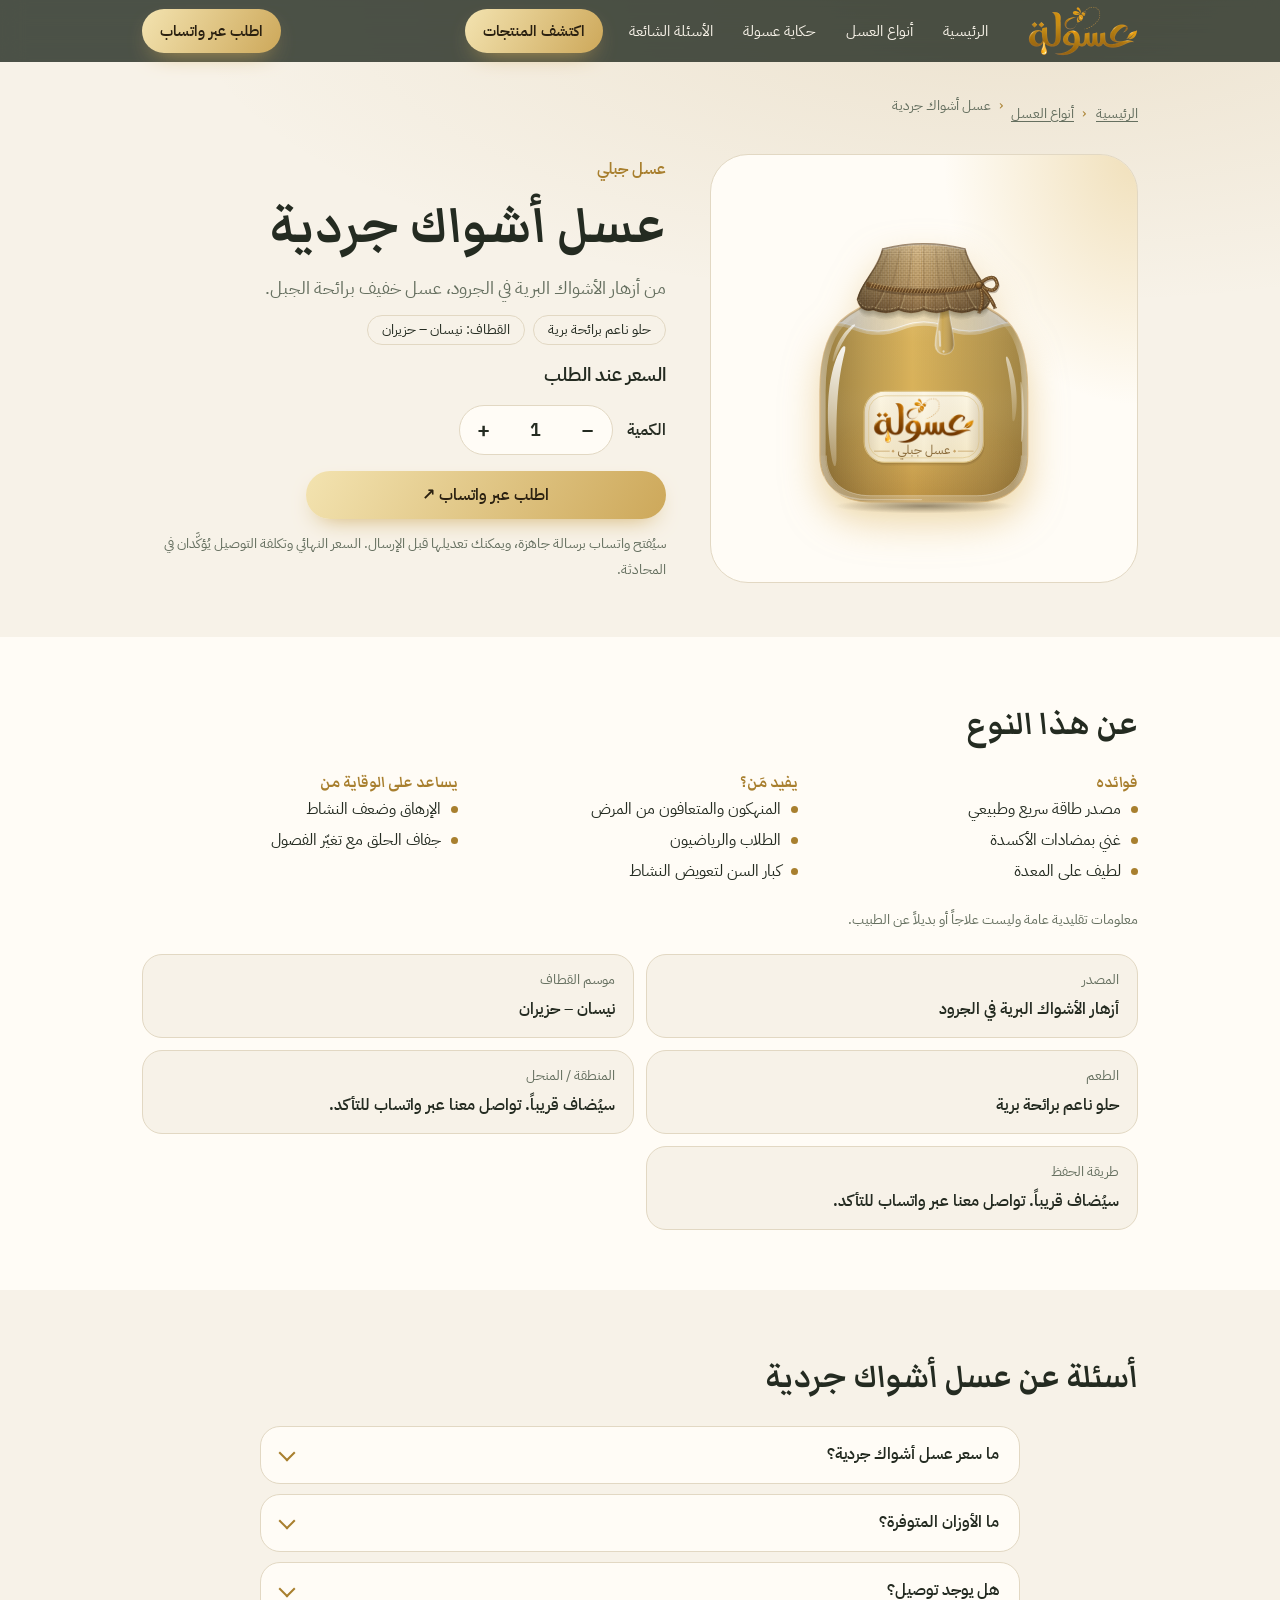
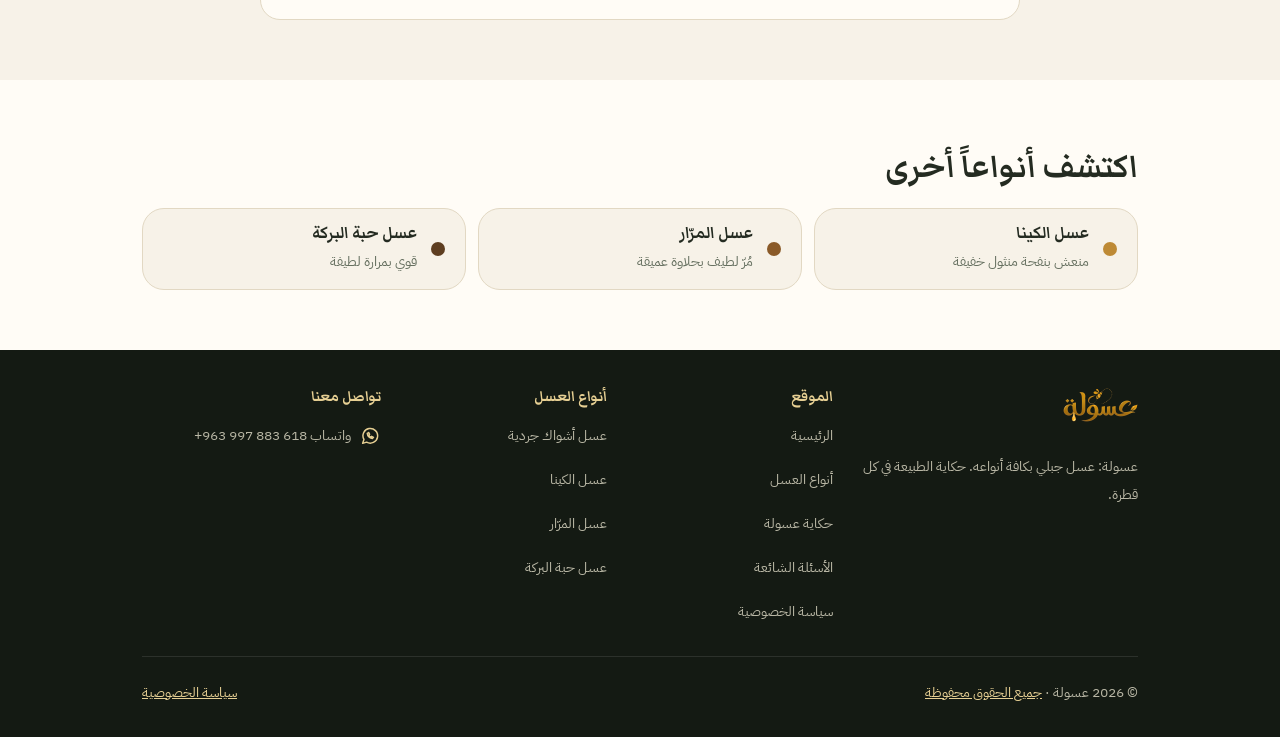
<file: docs/honey/ashwak-jardiyya/index.html>
<!DOCTYPE html>
<html lang="ar" dir="rtl">
<head>
<meta charset="utf-8">
<meta name="viewport" content="width=device-width, initial-scale=1, viewport-fit=cover">
<meta name="theme-color" content="#1B241A">
<title>عسل أشواك جردية | عسولة</title>
<meta name="description" content="عسل أشواك جردية: من أزهار الأشواك البرية في الجرود، عسل خفيف برائحة الجبل. الطعم: حلو ناعم برائحة برية. القطاف: نيسان – حزيران. اطلبه عبر واتساب من عسولة.">
<link rel="canonical" href="https://abedkhayyal97-design.github.io/asoula/honey/ashwak-jardiyya/">
<link rel="preload" as="image" type="image/webp" href="../../logo-dark-220.webp" imagesrcset="../../logo-dark-110.webp 1x, ../../logo-dark-220.webp 2x, ../../logo-dark-330.webp 3x" fetchpriority="high">
<link rel="preload" as="image" type="image/webp" href="../../logo-label-440.webp">
<link rel="preload" href="../../fonts/IBMPlexSansArabic-400-arabic.woff2" as="font" type="font/woff2" crossorigin>
<link rel="preload" href="../../fonts/MarkaziText-700-arabic.woff2" as="font" type="font/woff2" crossorigin>
<meta property="og:type" content="website"><meta property="og:locale" content="ar_SY"><meta property="og:site_name" content="عسولة"><meta property="og:title" content="عسل أشواك جردية | عسولة"><meta property="og:description" content="عسل أشواك جردية: من أزهار الأشواك البرية في الجرود، عسل خفيف برائحة الجبل. الطعم: حلو ناعم برائحة برية. القطاف: نيسان – حزيران. اطلبه عبر واتساب من عسولة."><meta property="og:url" content="https://abedkhayyal97-design.github.io/asoula/honey/ashwak-jardiyya/"><meta property="og:image" content="https://abedkhayyal97-design.github.io/asoula/og.jpg?v=6f170703"><meta property="og:image:width" content="1200"><meta property="og:image:height" content="630"><meta property="og:image:alt" content="عسل أشواك جردية – عسولة">
<meta name="twitter:card" content="summary_large_image"><meta name="twitter:title" content="عسل أشواك جردية | عسولة"><meta name="twitter:description" content="عسل أشواك جردية: من أزهار الأشواك البرية في الجرود، عسل خفيف برائحة الجبل. الطعم: حلو ناعم برائحة برية. القطاف: نيسان – حزيران. اطلبه عبر واتساب من عسولة."><meta name="twitter:image" content="https://abedkhayyal97-design.github.io/asoula/og.jpg?v=6f170703">
<link rel="icon" href="../../favicon.svg" type="image/svg+xml"><link rel="icon" href="../../favicon.ico" sizes="any"><link rel="icon" href="../../favicon-32.png" sizes="32x32" type="image/png"><link rel="apple-touch-icon" href="../../apple-touch-icon.png"><link rel="manifest" href="../../site.webmanifest">
<script type="application/ld+json">[{"@context":"https://schema.org","@type":"Product","name":"عسل أشواك جردية","description":"من أزهار الأشواك البرية في الجرود، عسل خفيف برائحة الجبل. الطعم: حلو ناعم برائحة برية. القطاف: نيسان – حزيران.","brand":{"@type":"Brand","name":"عسولة"},"url":"https://abedkhayyal97-design.github.io/asoula/honey/ashwak-jardiyya/"},{"@context":"https://schema.org","@type":"BreadcrumbList","itemListElement":[{"@type":"ListItem","position":1,"name":"الرئيسية","item":"https://abedkhayyal97-design.github.io/asoula/"},{"@type":"ListItem","position":2,"name":"أنواع العسل","item":"https://abedkhayyal97-design.github.io/asoula/#products"},{"@type":"ListItem","position":3,"name":"عسل أشواك جردية","item":"https://abedkhayyal97-design.github.io/asoula/honey/ashwak-jardiyya/"}]}]</script>
<style>@font-face{font-family:IBM Plex Sans Arabic;font-style:normal;font-weight:400;font-display:swap;src:url(../../fonts/IBMPlexSansArabic-400-arabic.woff2) format("woff2");unicode-range:U+0600-06FF,U+0750-077F,U+0870-0891,U+0897-08E1,U+08E3-08FF,U+200C-200E,U+2010-2011,U+204F,U+2E41,U+FB50-FDFF,U+FE70-FE74,U+FE76-FEFC,U+102E0-102FB,U+10E60-10E7E,U+10EC2-10EC7,U+10EC9-10EEE,U+10EF0-10EFF,U+1EE00-1EE03,U+1EE05-1EE1F,U+1EE21-1EE22,U+1EE24,U+1EE27,U+1EE29-1EE32,U+1EE34-1EE37,U+1EE39,U+1EE3B,U+1EE42,U+1EE47,U+1EE49,U+1EE4B,U+1EE4D-1EE4F,U+1EE51-1EE52,U+1EE54,U+1EE57,U+1EE59,U+1EE5B,U+1EE5D,U+1EE5F,U+1EE61-1EE62,U+1EE64,U+1EE67-1EE6A,U+1EE6C-1EE72,U+1EE74-1EE77,U+1EE79-1EE7C,U+1EE7E,U+1EE80-1EE89,U+1EE8B-1EE9B,U+1EEA1-1EEA3,U+1EEA5-1EEA9,U+1EEAB-1EEBB,U+1EEF0-1EEF1}@font-face{font-family:IBM Plex Sans Arabic;font-style:normal;font-weight:400;font-display:swap;src:url(../../fonts/IBMPlexSansArabic-400-latin.woff2) format("woff2");unicode-range:U+0000-00FF,U+0131,U+0152-0153,U+02BB-02BC,U+02C6,U+02DA,U+02DC,U+0304,U+0308,U+0329,U+2000-206F,U+20AC,U+2122,U+2191,U+2193,U+2212,U+2215,U+FEFF,U+FFFD}@font-face{font-family:IBM Plex Sans Arabic;font-style:normal;font-weight:600;font-display:swap;src:url(../../fonts/IBMPlexSansArabic-600-arabic.woff2) format("woff2");unicode-range:U+0600-06FF,U+0750-077F,U+0870-0891,U+0897-08E1,U+08E3-08FF,U+200C-200E,U+2010-2011,U+204F,U+2E41,U+FB50-FDFF,U+FE70-FE74,U+FE76-FEFC,U+102E0-102FB,U+10E60-10E7E,U+10EC2-10EC7,U+10EC9-10EEE,U+10EF0-10EFF,U+1EE00-1EE03,U+1EE05-1EE1F,U+1EE21-1EE22,U+1EE24,U+1EE27,U+1EE29-1EE32,U+1EE34-1EE37,U+1EE39,U+1EE3B,U+1EE42,U+1EE47,U+1EE49,U+1EE4B,U+1EE4D-1EE4F,U+1EE51-1EE52,U+1EE54,U+1EE57,U+1EE59,U+1EE5B,U+1EE5D,U+1EE5F,U+1EE61-1EE62,U+1EE64,U+1EE67-1EE6A,U+1EE6C-1EE72,U+1EE74-1EE77,U+1EE79-1EE7C,U+1EE7E,U+1EE80-1EE89,U+1EE8B-1EE9B,U+1EEA1-1EEA3,U+1EEA5-1EEA9,U+1EEAB-1EEBB,U+1EEF0-1EEF1}@font-face{font-family:IBM Plex Sans Arabic;font-style:normal;font-weight:600;font-display:swap;src:url(../../fonts/IBMPlexSansArabic-600-latin.woff2) format("woff2");unicode-range:U+0000-00FF,U+0131,U+0152-0153,U+02BB-02BC,U+02C6,U+02DA,U+02DC,U+0304,U+0308,U+0329,U+2000-206F,U+20AC,U+2122,U+2191,U+2193,U+2212,U+2215,U+FEFF,U+FFFD}@font-face{font-family:Markazi Text;font-style:normal;font-weight:700;font-display:swap;src:url(../../fonts/MarkaziText-700-arabic.woff2) format("woff2");unicode-range:U+0600-06FF,U+0750-077F,U+0870-0891,U+0897-08E1,U+08E3-08FF,U+200C-200E,U+2010-2011,U+204F,U+2E41,U+FB50-FDFF,U+FE70-FE74,U+FE76-FEFC,U+102E0-102FB,U+10E60-10E7E,U+10EC2-10EC7,U+10EC9-10EEE,U+10EF0-10EFF,U+1EE00-1EE03,U+1EE05-1EE1F,U+1EE21-1EE22,U+1EE24,U+1EE27,U+1EE29-1EE32,U+1EE34-1EE37,U+1EE39,U+1EE3B,U+1EE42,U+1EE47,U+1EE49,U+1EE4B,U+1EE4D-1EE4F,U+1EE51-1EE52,U+1EE54,U+1EE57,U+1EE59,U+1EE5B,U+1EE5D,U+1EE5F,U+1EE61-1EE62,U+1EE64,U+1EE67-1EE6A,U+1EE6C-1EE72,U+1EE74-1EE77,U+1EE79-1EE7C,U+1EE7E,U+1EE80-1EE89,U+1EE8B-1EE9B,U+1EEA1-1EEA3,U+1EEA5-1EEA9,U+1EEAB-1EEBB,U+1EEF0-1EEF1}@font-face{font-family:Markazi Text;font-style:normal;font-weight:700;font-display:swap;src:url(../../fonts/MarkaziText-700-latin.woff2) format("woff2");unicode-range:U+0000-00FF,U+0131,U+0152-0153,U+02BB-02BC,U+02C6,U+02DA,U+02DC,U+0304,U+0308,U+0329,U+2000-206F,U+20AC,U+2122,U+2191,U+2193,U+2212,U+2215,U+FEFF,U+FFFD}:root{--bg:#F7F2E8;--pp:#FFFCF6;--ink:#242B21;--mu:#667060;--ln:#E2D8C3;--gd:#A87F2E;--fd:"Canela Arabic","Markazi Text",Georgia,serif;--fb:"Dahab Arabic ITF","IBM Plex Sans Arabic",system-ui,sans-serif}@media(prefers-color-scheme:dark){:root:not([data-theme=light]){--bg:#141A13;--pp:#1E271C;--ink:#EEE8D8;--mu:#A5AB98;--ln:#33402F;--gd:#D4AE5F}}:root[data-theme=dark]{--bg:#141A13;--pp:#1E271C;--ink:#EEE8D8;--mu:#A5AB98;--ln:#33402F;--gd:#D4AE5F}*{box-sizing:border-box;-webkit-tap-highlight-color:transparent}html{scroll-behavior:smooth;scroll-padding-top:calc(70px + env(safe-area-inset-top,0px))}body{margin:0;background:var(--bg);color:var(--ink);font:400 1.02rem/1.9 var(--fb);overflow-x:hidden}a{color:inherit;text-decoration:none}button{touch-action:manipulation;-webkit-user-select:none;user-select:none}:focus:not(:focus-visible){outline:none}:focus-visible{outline:2px solid var(--gd);outline-offset:3px}h1,h2,h3,.bd{font-family:var(--fd);font-weight:700;margin:0}.w{max-width:1040px;margin:auto;padding:0 22px}.hd{position:fixed;top:0;left:0;right:0;z-index:30;padding-top:env(safe-area-inset-top,0px);background:color-mix(in srgb,#1B241A 78%,transparent);backdrop-filter:blur(12px);-webkit-backdrop-filter:blur(12px);color:#f7f2e8}.hd :focus-visible{outline-color:#e6cf93}.hi{display:flex;justify-content:space-between;align-items:center;height:62px}.bd{display:flex;align-items:center;gap:10px;font-size:1.9rem;color:#e6cf93}.lg{width:42px;height:42px}.btn{display:inline-block;border:0;border-radius:999px;padding:12px 28px;font:600 1rem var(--fb);background:linear-gradient(120deg,#f3e3b0,#cda85a);color:#2a2010;box-shadow:0 10px 24px -12px #cda85a;transition:transform .3s;cursor:pointer;touch-action:manipulation}.btn:hover{transform:translateY(-2px)}.sm{padding:7px 18px;font-size:.92rem}.hero{position:relative;color:#f7f2e8;background:radial-gradient(110% 90% at 80% 10%,#3a4d33,#1b241a 65%);padding:calc(112px + env(safe-area-inset-top,0px)) 0 120px}.hg{display:grid;grid-template-columns:1.1fr .9fr;gap:24px;align-items:center}h1{font-size:clamp(3rem,8vw,5.6rem);line-height:1.2;margin:10px 0}h1 b{background:linear-gradient(120deg,#f3e3b0,#cda85a,#f3e3b0);-webkit-background-clip:text;background-clip:text;color:transparent}.hero p{color:#d9d5c3;max-width:30em;margin:0 0 24px}.ar{position:relative}.ar:before{content:"";position:absolute;inset:6%;border-radius:50%;background:radial-gradient(circle,#E0A93B55,transparent 66%)}.jar{--c:#D9B25A;position:relative;width:150px;height:auto;filter:drop-shadow(0 18px 18px color-mix(in srgb,var(--c) 50%,transparent))}.hero .jar{--c:#E0A93B;display:block;width:min(72%,250px);margin:auto;animation:fl 7s ease-in-out infinite}@keyframes fl{50%{transform:translateY(-12px) rotate(1.5deg)}}.wv{animation:wv 3.2s linear infinite}@keyframes wv{to{transform:translate(80px)}}.bb{fill:#fff;opacity:0;animation:bb 7s linear infinite}@keyframes bb{15%{opacity:.5}to{transform:translateY(-110px);opacity:0}}.dr{transform-box:fill-box;transform-origin:50% 0;animation:dr 5s ease-in-out infinite}@keyframes dr{50%{transform:scaleY(1.2)}}.liq{position:absolute;left:0;right:0;bottom:-1px;height:76px;overflow:hidden;direction:ltr}.liq svg{position:absolute;left:0;bottom:0;width:200%}.l1{height:100%;fill:#e6cf93;opacity:.5;animation:sl 17s linear infinite reverse}.l2{height:78%;fill:#cda85a;animation:sl 12s linear infinite}.l3{height:50%;fill:var(--bg);animation:sl 23s linear infinite}@keyframes sl{to{transform:translate(-50%)}}.band{direction:ltr;overflow:hidden;padding:14px 0 4px;color:var(--gd);font:700 1.5rem var(--fd);-webkit-mask-image:linear-gradient(90deg,transparent,#000 10%,#000 90%,transparent);mask-image:linear-gradient(90deg,transparent,#000 10%,#000 90%,transparent)}.tr{display:flex;width:max-content;animation:mq 30s linear infinite}.tr span{display:flex;align-items:center;white-space:nowrap}.tr span:after{content:"";width:9px;height:9px;margin:0 28px;background:var(--gd);border-radius:50% 50% 50% 0;transform:rotate(-45deg)}@keyframes mq{to{transform:translate(-50%)}}.sec{padding:60px 0}.k{color:var(--gd);font-weight:600}.mu{color:var(--mu)}h2{font-size:clamp(2.2rem,5vw,3.4rem);line-height:1.35;margin:2px 0 8px}.tabs{display:flex;flex-wrap:wrap;gap:8px;margin:24px 0 16px}.tabs button{display:flex;align-items:center;gap:8px;background:none;border:1px solid var(--ln);border-radius:999px;padding:7px 16px;font:600 1rem var(--fb);color:var(--mu);cursor:pointer;transition:.3s}.tabs i{width:12px;height:12px;border-radius:50%;background:var(--c)}.tabs [aria-selected=true]{color:var(--ink);border-color:var(--c);background:color-mix(in srgb,var(--c) 22%,var(--pp))}.stage{position:relative;overflow:hidden;border:1px solid var(--ln);border-radius:38px;background:var(--pp);padding:28px 22px;display:grid;gap:20px}.stage:before{content:"";position:absolute;inset:0;background:radial-gradient(70% 90% at 100% 0,color-mix(in srgb,var(--c) 34%,transparent),transparent 65%)}.stage>*{position:relative}.stage .jar{margin:auto}.stage h3{font-size:2.6rem;line-height:1.3}.stage p{margin:0}.ch{display:flex;flex-wrap:wrap;gap:8px;margin-top:10px}.ch b{font-weight:400;font-size:.9rem;border:1px solid var(--ln);border-radius:999px;padding:0 14px}.cols{display:grid;gap:14px;margin:20px 0}.col h4{margin:0;color:var(--gd);font:700 1.2rem var(--fd)}.col ul{list-style:none;margin:0;padding:0}.col li:before,.pt:before{content:"";display:inline-block;width:7px;height:7px;border-radius:50%;background:var(--gd);margin-inline-end:10px;vertical-align:middle}.nt{font-size:.85rem;color:var(--mu);margin:12px 0 0}.fade{animation:in .5s ease}@keyframes in{0%{opacity:0;transform:translateY(8px)}}.pts{list-style:none;padding:0;margin:14px 0 0}.pts li{margin-bottom:6px}.pts small{color:var(--mu);font-size:1rem}.bx{border:1px solid var(--ln);border-radius:24px;padding:18px 22px;background:var(--pp);color:var(--mu);font-size:.92rem;margin:0}.bx a{color:var(--gd);text-decoration:underline}.cta{background:radial-gradient(90% 120% at 50% 0,#3a4d33,#1b241a 70%);color:#f7f2e8;text-align:center;padding:70px 22px}.cta p{max-width:520px;margin:0 auto 22px;color:#d9d5c3}.cta small{display:block;margin-top:14px;color:#c9c5b2}.cta small span{direction:ltr;unicode-bidi:embed;color:#e6cf93}footer{background:#141a13;color:#b9b7a5;padding:22px 0 calc(22px + env(safe-area-inset-bottom,0px));font-size:.9rem}.fi{display:flex;justify-content:space-between;gap:10px;flex-wrap:wrap}.fi .bd{font-size:1.4rem}.fb{background:none;border:0;color:#e6cf93;font:inherit;text-decoration:underline;cursor:pointer;padding:0}dialog{border:1px solid var(--ln);border-radius:28px;background:var(--pp);color:var(--ink);padding:28px;text-align:center;max-width:340px}dialog::backdrop{background:#0008}dialog p{margin:0 0 14px}#bee{position:fixed;top:0;left:0;width:48px;height:48px;pointer-events:none;z-index:40}#bee svg{width:100%;height:100%;overflow:visible}.wg{transform-origin:28px 22px;animation:wf .09s infinite alternate}@keyframes wf{0%{transform:rotate(-18deg)}to{transform:rotate(14deg) scaleY(.7)}}@media(min-width:760px){.stage{grid-template-columns:200px 1fr;padding:36px}.cols{grid-template-columns:repeat(3,1fr);gap:24px}}@media(max-width:800px){.hg{grid-template-columns:1fr;text-align:center;gap:0}.hero p{margin-inline:auto}.ar{order:-1}}@media(prefers-reduced-motion:reduce){*{animation:none!important;transition:none!important;scroll-behavior:auto!important}}.sec,.cta{position:relative}.fw{position:absolute;bottom:var(--b,0);width:var(--w,44px);height:auto;aspect-ratio:60/84;pointer-events:none;z-index:1;overflow:visible;transform-origin:50% 100%;animation:sw 5.5s ease-in-out var(--d,0s) infinite alternate}@keyframes sw{0%{transform:rotate(-2.2deg)}to{transform:rotate(2.2deg)}}#bee{pointer-events:auto;cursor:grab;touch-action:none;-webkit-tap-highlight-color:transparent;border-radius:50%}#bee:after{content:"";position:absolute;inset:-12px}#bee:focus-visible{outline:2px solid #E6CF93;outline-offset:6px;box-shadow:0 0 0 8px #1b241a99}#bee.pr .wg{animation-duration:1.5s}#bee.ct{cursor:grabbing}#bee.ct .wg{animation-duration:.04s}#bbl{position:fixed;top:0;left:0;z-index:45;box-sizing:border-box;width:max-content;max-width:min(272px,calc(100vw - 16px));padding:11px 16px;border-radius:20px;background:var(--pp);color:var(--ink);border:1.5px solid var(--gd);box-shadow:0 14px 30px -14px #0009;font:600 .95rem/1.75 var(--fb);text-align:center;direction:rtl;opacity:0;pointer-events:none;transition:opacity .25s}#bbl.on{opacity:1;pointer-events:auto}#bbl:after{content:"";position:absolute;left:var(--tx,50%);bottom:-7.5px;width:12px;height:12px;background:var(--pp);border:solid var(--gd);border-width:0 1.5px 1.5px 0;transform:translate(-50%) rotate(45deg)}#bbl.bl:after{bottom:auto;top:-7.5px;border-width:1.5px 0 0 1.5px}#bbl .bc{display:block;margin-top:6px;color:var(--gd);font-weight:700;text-decoration:underline;text-underline-offset:3px}.jar,.lg,#bee svg,.fw{shape-rendering:geometricPrecision;text-rendering:geometricPrecision}.band{text-rendering:geometricPrecision}.hd .lg{width:auto;height:50px;display:block}.fi .lf{width:auto;height:34px;display:block}.hd picture,.fi picture{display:block;line-height:0}.sr{position:absolute;width:1px;height:1px;overflow:hidden;clip:rect(0 0 0 0);white-space:nowrap}.skip{position:absolute;top:-60px;right:12px;z-index:60;background:#f3e3b0;color:#2a2010;padding:10px 18px;border-radius:999px;font-weight:600}.skip:focus{top:8px}.btn{text-align:center}.btn.sm{display:inline-flex;align-items:center;justify-content:center;min-height:44px;white-space:nowrap}.btn.ol{background:none;box-shadow:none;border:1.5px solid var(--gd);color:var(--ink)}.btn.ol:hover{background:color-mix(in srgb,var(--gd) 14%,transparent)}.hero .btn.ol,.cta .btn.ol{border-color:#e6cf93;color:#f3e3b0}.hb{display:flex;flex-wrap:wrap;gap:12px;margin-top:6px}.cta .hb{justify-content:center}.hd .hi{gap:10px}.nv{display:none}.ha{display:flex;align-items:center;gap:8px;margin-inline-start:auto}.mb{width:44px;height:44px;border:0;background:none;display:flex;flex-direction:column;align-items:center;justify-content:center;gap:5px;cursor:pointer;padding:0;border-radius:12px}.mb span{display:block;width:22px;height:2px;border-radius:2px;background:#f3e3b0;transition:transform .25s,opacity .25s}.mb[aria-expanded=true] span:nth-child(1){transform:translateY(7px) rotate(45deg)}.mb[aria-expanded=true] span:nth-child(2){opacity:0}.mb[aria-expanded=true] span:nth-child(3){transform:translateY(-7px) rotate(-45deg)}.nv{position:absolute;top:100%;left:0;right:0;flex-direction:column;padding:6px 22px 18px;background:#1b241afa;border-bottom:1px solid #33402F;box-shadow:0 18px 30px -18px #000a}.nv.open{display:flex}.nv a:not(.btn){display:flex;align-items:center;min-height:48px;color:#f7f2e8;border-bottom:1px solid #ffffff14;font-weight:600}.nv a:not(.btn):hover{color:#e6cf93}.nv .nvb{margin-top:12px}@media(max-width:420px){.hm{display:none}}@media(max-width:359px){.hd .btn.sm{padding-inline:12px}.hd .w{padding:0 14px}}@media(min-width:900px){.mb{display:none}.nv,.nv.open{display:flex;position:static;flex-direction:row;align-items:center;gap:6px;padding:0;background:none;border:0;box-shadow:none;margin-inline-start:18px;margin-inline-end:auto}.nv a:not(.btn){border:0;padding:0 12px;min-height:44px;font-size:.95rem;font-weight:400;border-radius:999px;white-space:nowrap}.nv .nvb{margin:0 8px 0 0}.ha{margin-inline-start:0}}@media(max-width:899px){.nv .nvb{align-self:stretch}}.pg{list-style:none;margin:26px 0 0;padding:0;display:grid;gap:18px;grid-template-columns:1fr}.pc{position:relative;overflow:hidden;height:100%;display:flex;flex-direction:column;gap:8px;border:1px solid var(--ln);border-radius:28px;background:var(--pp);padding:22px 20px 20px}.pc:before{content:"";position:absolute;inset:0;background:radial-gradient(80% 60% at 100% 0,color-mix(in srgb,var(--c) 30%,transparent),transparent 70%);pointer-events:none}.pc>*{position:relative}.pc .jar{width:104px;margin:0 auto 2px}.pc .jar *{animation-play-state:paused}.pc:hover .jar *,.pc:focus-within .jar *{animation-play-state:running}.pc h3{font-size:1.9rem;line-height:1.3}.pc h3 a:hover{color:var(--gd)}.pd{margin:0;font-size:.95rem;line-height:1.8}.pp2{margin:2px 0 0;display:flex;flex-wrap:wrap;align-items:center;gap:4px 12px;font-size:.95rem}.pr{font-weight:600}.wl,.av{color:var(--mu);font-size:.88rem}.av{border:1px solid var(--ln);border-radius:999px;padding:0 12px}.pa{display:flex;flex-wrap:wrap;gap:8px;margin-top:auto;padding-top:10px}.pa .btn{flex:1 1 auto;padding-inline:14px}@media(min-width:560px){.pg{grid-template-columns:repeat(2,1fr)}}@media(min-width:1000px){.pg{grid-template-columns:repeat(4,1fr);gap:16px}.pc{padding:20px 16px 18px}.pc h3{font-size:1.6rem}}.sh{font-size:1.5rem;color:var(--gd);margin:18px 0 6px}.sec.alt{background:var(--pp)}.sec.alt .pc,.sec.alt .cmp{background:var(--bg)}.xl{display:inline-block;margin-top:14px;font-weight:600;color:var(--gd);text-decoration:underline;text-underline-offset:4px;min-height:44px;line-height:44px}.wy{list-style:none;margin:26px 0 0;padding:0;display:grid;gap:16px;grid-template-columns:1fr}.wy li{border:1px solid var(--ln);border-radius:24px;background:var(--bg);padding:20px}.wy .ic{color:var(--gd);width:34px;height:34px;display:block;margin-bottom:6px}.wy h3{font-size:1.5rem;line-height:1.4;margin:0 0 2px}.wy p{margin:0;font-size:.95rem;line-height:1.8}@media(min-width:560px){.wy{grid-template-columns:repeat(2,1fr)}}@media(min-width:1000px){.wy{grid-template-columns:repeat(4,1fr)}}.sg{display:grid;gap:26px;align-items:center}.sp{margin:0;border:1px solid var(--ln);border-radius:38px;background:var(--pp);display:grid;place-items:center;padding:28px;overflow:hidden;position:relative}.sp:before{content:"";position:absolute;inset:0;background:radial-gradient(70% 70% at 70% 20%,#E0A93B33,transparent 70%)}.sp .jar{position:relative;width:min(55%,200px);margin:auto}.spi{width:100%;height:auto;border-radius:24px;display:block}.og{margin-top:18px;border:1px solid var(--ln);border-radius:24px;background:var(--pp);padding:16px 20px}.og h3{font-size:1.4rem;margin:0 0 4px}.og p{margin:0 0 10px;font-size:.95rem}@media(min-width:800px){.sg{grid-template-columns:1.2fr .8fr}}.cmp{width:100%;margin-top:24px;border-collapse:separate;border-spacing:0;background:var(--pp);border:1px solid var(--ln);border-radius:24px;overflow:hidden}.cmp th,.cmp td{padding:14px 18px;text-align:start;vertical-align:top;border-bottom:1px solid var(--ln)}.cmp thead th{background:color-mix(in srgb,var(--gd) 14%,var(--pp));font:700 1.1rem var(--fd);color:var(--ink)}.cmp tbody tr:last-child>*{border-bottom:0}.cmp tbody th{font:700 1.15rem var(--fd);white-space:nowrap}.cmp tbody th i{display:inline-block;width:12px;height:12px;border-radius:50%;background:var(--c);margin-inline-end:8px}.cmp tbody th a{display:inline-flex;align-items:center;min-height:44px}.cmp tbody th a:hover{color:var(--gd)}@media(max-width:759px){.cmp,.cmp tbody,.cmp tr,.cmp td,.cmp tbody th{display:block}.cmp{background:none;border:0;border-radius:0}.cmp thead{display:none}.cmp tr{border:1px solid var(--ln);border-radius:22px;background:var(--bg);margin-bottom:14px;padding:6px 0;overflow:hidden}.cmp tbody th{border:0;padding:10px 18px 4px;font-size:1.4rem}.cmp td{display:flex;justify-content:space-between;gap:16px;border:0;padding:8px 18px}.cmp td:before{content:attr(data-l);color:var(--mu);flex:none;font-size:.9rem}.cmp td{border-top:1px dashed var(--ln)}}.fq{margin-top:22px;display:grid;gap:10px;max-width:760px;margin-inline:auto}.fq details{border:1px solid var(--ln);border-radius:20px;background:var(--pp);overflow:hidden}.sec.alt .fq details{background:var(--bg)}.fq summary{list-style:none;cursor:pointer;display:flex;justify-content:space-between;align-items:center;gap:14px;min-height:56px;padding:10px 20px;font-weight:600}.fq summary::-webkit-details-marker{display:none}.fq summary:after{content:"";flex:none;width:10px;height:10px;border:solid var(--gd);border-width:0 2px 2px 0;transform:rotate(45deg);transition:transform .25s;margin-top:-4px}.fq details[open] summary:after{transform:rotate(-135deg);margin-top:4px}.fq details[open] summary{color:var(--gd)}.fa{padding:0 20px 16px}.fa p{margin:0;color:var(--mu)}footer{padding:36px 0 calc(22px + env(safe-area-inset-bottom,0px))}.fg{display:grid;gap:26px;grid-template-columns:1fr 1fr}.fc1{grid-column:1/-1}.fc1 p{margin:10px 0 0;max-width:30em}.fh{font:700 1.15rem var(--fd);color:#e6cf93;margin:0 0 6px}footer ul{list-style:none;margin:0;padding:0}footer li a,footer .fwa{display:inline-flex;align-items:center;gap:8px;min-height:44px}footer a:hover{color:#e6cf93}footer .fb{min-height:44px;display:inline-flex;align-items:center}.fic{width:22px;height:22px;flex:none;color:#e6cf93}.ph{direction:ltr;unicode-bidi:isolate}.fdl{padding:6px 0;max-width:16em}.fb2{display:flex;flex-wrap:wrap;justify-content:space-between;align-items:center;gap:6px 18px;margin-top:22px;padding-top:14px;border-top:1px solid #ffffff1a}.fb2 a{display:inline-flex;align-items:center;min-height:44px;color:#e6cf93;text-decoration:underline}@media(min-width:800px){.fg{grid-template-columns:1.4fr 1fr 1fr 1.2fr}.fc1{grid-column:auto}}.pghd{padding:calc(92px + env(safe-area-inset-top,0px)) 0 54px;background:radial-gradient(110% 80% at 80% 0,color-mix(in srgb,var(--gd) 14%,transparent),transparent 60%)}.bc ol{list-style:none;margin:0 0 18px;padding:0;display:flex;flex-wrap:wrap;gap:2px 8px;font-size:.9rem;color:var(--mu)}.bc li+li:before{content:"\2039";margin-inline-end:8px;color:var(--gd)}.bc a{display:inline-flex;align-items:center;min-height:44px;text-decoration:underline;text-underline-offset:3px}.pgd{display:grid;gap:28px}.pgm{position:relative;border:1px solid var(--ln);border-radius:38px;background:var(--pp);padding:28px;display:grid;place-items:center;overflow:hidden;aspect-ratio:1/1;max-height:460px}.pgm:before{content:"";position:absolute;inset:0;background:radial-gradient(70% 90% at 100% 0,color-mix(in srgb,var(--c) 38%,transparent),transparent 65%)}.pgm .jar{position:relative;width:min(62%,230px);margin:auto}.ppi{position:relative;width:100%;height:100%;object-fit:cover;border-radius:24px}.pgs{display:flex;gap:10px;margin-top:10px;overflow-x:auto}.gi{width:84px;height:84px;object-fit:cover;border-radius:16px}.pin h1{font-size:clamp(2.6rem,7vw,4rem);line-height:1.2;margin:4px 0 6px}.lead{font-size:1.1rem;margin:0}.big{font-size:1.2rem;margin:12px 0}.wf{border:0;padding:0;margin:6px 0 12px;min-width:0}.wf legend{padding:0;font-weight:600;margin-bottom:6px}.wr{display:flex;flex-wrap:wrap;gap:8px}.wc{position:relative}.wc input{position:absolute;opacity:0;inset:0;width:100%;height:100%;margin:0;cursor:pointer}.wc span{display:inline-flex;align-items:center;justify-content:center;min-height:44px;min-width:64px;padding:0 18px;border:1px solid var(--ln);border-radius:999px;background:var(--pp);font-weight:600;color:var(--mu)}.wc input:checked+span{border-color:var(--gd);color:var(--ink);background:color-mix(in srgb,var(--gd) 18%,var(--pp))}.wc input:focus-visible+span{outline:2px solid var(--gd);outline-offset:3px}.qf{display:flex;align-items:center;gap:14px;margin:8px 0 16px}.qf label{font-weight:600}.qs{display:flex;align-items:center;border:1px solid var(--ln);border-radius:999px;background:var(--pp);overflow:hidden}.qs button{width:48px;height:48px;border:0;background:none;color:var(--ink);font:600 1.4rem var(--fb);cursor:pointer}.qs button:hover{background:color-mix(in srgb,var(--gd) 14%,transparent)}.qs input{width:56px;height:48px;border:0;background:none;text-align:center;font:600 1.1rem var(--fb);color:var(--ink);-moz-appearance:textfield}.qs input::-webkit-outer-spin-button,.qs input::-webkit-inner-spin-button{-webkit-appearance:none;margin:0}.ordb{display:block;max-width:360px}.h2s{font-size:clamp(1.9rem,4vw,2.5rem);margin:0 0 14px}.col h3{margin:0;color:var(--gd);font:700 1.2rem var(--fd)}.sp2{display:grid;gap:12px;margin:22px 0 0}.sp2>div{border:1px solid var(--ln);border-radius:20px;background:var(--bg);padding:12px 18px}.sp2 dt{color:var(--mu);font-size:.88rem}.sp2 dd{margin:0;font-weight:600}.ot{list-style:none;margin:0;padding:0;display:grid;gap:12px}.ot a{display:flex;align-items:center;gap:14px;min-height:64px;padding:12px 20px;border:1px solid var(--ln);border-radius:22px;background:var(--bg)}.ot a:hover{border-color:var(--c)}.ot i{width:14px;height:14px;border-radius:50%;background:var(--c);flex:none}.ot b{display:block;font:700 1.3rem var(--fd)}.ot small{color:var(--mu)}@media(min-width:800px){.pgd{grid-template-columns:.9fr 1.1fr;align-items:center;gap:44px}.sp2{grid-template-columns:repeat(2,1fr)}.ot{grid-template-columns:repeat(3,1fr)}}.prv{max-width:720px}.prv h1{font-size:clamp(2.6rem,7vw,3.8rem);margin:4px 0 6px}.prv .pl{padding-inline-start:22px}.prv p{margin:0 0 12px}.prv .h2s{margin-top:26px}.pc .ch b{border-radius:14px;line-height:1.7;padding:2px 14px}.tabs button{min-height:44px}.bc a{min-width:44px}footer li a{min-width:44px}@media(max-width:800px){.hb{justify-content:center}}
</style>
</head>
<body>
<svg width="0" height="0" style="position:absolute" aria-hidden="true"><defs><linearGradient id="sh" x2="1"><stop stop-opacity=".35"/><stop offset=".45" stop-opacity="0"/><stop offset="1" stop-opacity=".3"/></linearGradient><linearGradient id="gg" x2="1" y2="1"><stop stop-color="#F3E3B0"/><stop offset="1" stop-color="#CDA85A"/></linearGradient><pattern id="bl" width="4" height="4" patternUnits="userSpaceOnUse"><path d="M0 1H4M0 3H4" stroke="#6B4A26" stroke-opacity=".38" stroke-width=".8"/><path d="M1 0V4M3 0V4" stroke="#fff" stroke-opacity=".22" stroke-width=".8"/><path d="M0 0H2V2H0ZM2 2H4V4H2Z" fill="#fff" fill-opacity=".035"/><path d="M2 0H4V2H2ZM0 2H2V4H0Z" fill="#3A2A14" fill-opacity=".07"/></pattern><path id="wp" d="M0 30C100 0 200 0 300 30C400 60 500 60 600 30C700 0 800 0 900 30C1000 60 1100 60 1200 30V90H0Z"/><path id="bp" d="M60 56H140C140 70 150 74 166 84C184 96 190 120 190 150V206C190 232 172 246 146 246H54C28 246 10 232 10 206V150C10 120 16 96 34 84C50 74 60 70 60 56Z"/><path id="sk" d="M64 26Q100 17 136 26C140 44 154 54 158 70Q155 82 144 79Q133 84 122 79Q111 84 100 79Q89 84 78 79Q67 84 56 79Q45 82 42 70C46 54 60 44 64 26Z"/><clipPath id="jc"><use href="#bp"/></clipPath><clipPath id="kc"><use href="#sk"/></clipPath><clipPath id="lc"><rect x="48" y="150" width="104" height="62" rx="18"/></clipPath><linearGradient id="gb" x2="1"><stop stop-color="#fff" stop-opacity=".36"/><stop offset=".09" stop-color="#fff" stop-opacity=".2"/><stop offset=".5" stop-color="#fff" stop-opacity=".1"/><stop offset=".91" stop-color="#fff" stop-opacity=".2"/><stop offset="1" stop-color="#fff" stop-opacity=".34"/></linearGradient><radialGradient id="cs"><stop stop-color="#1B1208" stop-opacity=".42"/><stop offset=".6" stop-color="#1B1208" stop-opacity=".16"/><stop offset="1" stop-color="#1B1208" stop-opacity="0"/></radialGradient><linearGradient id="gw" x2="1"><stop stop-color="#fff" stop-opacity=".4"/><stop offset=".07" stop-color="#fff" stop-opacity=".2"/><stop offset=".2" stop-color="#fff" stop-opacity="0"/><stop offset=".8" stop-color="#fff" stop-opacity="0"/><stop offset=".93" stop-color="#fff" stop-opacity=".14"/><stop offset="1" stop-color="#fff" stop-opacity=".42"/></linearGradient><linearGradient id="gt" x2="0" y2="1"><stop stop-color="#fff" stop-opacity=".05"/><stop offset="1" stop-color="#fff" stop-opacity=".24"/></linearGradient><linearGradient id="hv" x2="0" y2="1"><stop stop-color="#FFE9B0" stop-opacity=".1"/><stop offset=".1" stop-color="#FFE9B0" stop-opacity=".02"/><stop offset=".32" stop-color="#fff" stop-opacity="0"/><stop offset=".6" stop-color="#7A4208" stop-opacity=".1"/><stop offset="1" stop-color="#6B3A06" stop-opacity=".34"/></linearGradient><linearGradient id="hs" x2="1"><stop stop-color="#FFE2A0" stop-opacity="0"/><stop offset=".26" stop-color="#FFE2A0" stop-opacity=".05"/><stop offset=".42" stop-color="#FFE2A0" stop-opacity="0"/><stop offset=".78" stop-color="#FFE2A0" stop-opacity=".05"/><stop offset="1" stop-color="#FFE2A0" stop-opacity="0"/></linearGradient><radialGradient id="hg" cx=".5" cy=".5" r=".5"><stop stop-color="#FFD98A" stop-opacity=".12"/><stop offset="1" stop-color="#FFD98A" stop-opacity="0"/></radialGradient><linearGradient id="hl" x2="0" y2="1"><stop stop-color="#fff" stop-opacity=".92"/><stop offset=".6" stop-color="#fff" stop-opacity=".5"/><stop offset="1" stop-color="#fff" stop-opacity=".22"/></linearGradient><linearGradient id="dg" x2="1"><stop stop-color="#fff" stop-opacity=".5"/><stop offset=".4" stop-color="#fff" stop-opacity="0"/><stop offset="1" stop-color="#2A1608" stop-opacity=".32"/></linearGradient><radialGradient id="bu" cx=".34" cy=".3" r=".75"><stop stop-color="#fff" stop-opacity=".95"/><stop offset=".3" stop-color="#fff" stop-opacity=".25"/><stop offset=".8" stop-color="#fff" stop-opacity=".12"/><stop offset="1" stop-color="#fff" stop-opacity=".7"/></radialGradient><linearGradient id="pa" x2="0" y2="1"><stop stop-color="#FCF6E4"/><stop offset="1" stop-color="#F3E7C6"/></linearGradient><linearGradient id="pc" x2="1"><stop stop-color="#5A3C1E" stop-opacity=".16"/><stop offset=".14" stop-color="#5A3C1E" stop-opacity="0"/><stop offset=".5" stop-color="#fff" stop-opacity=".14"/><stop offset=".86" stop-color="#5A3C1E" stop-opacity="0"/><stop offset="1" stop-color="#5A3C1E" stop-opacity=".2"/></linearGradient><linearGradient id="lf" x2="0" y2="1"><stop stop-color="#DDBC82"/><stop offset=".45" stop-color="#C9A56A"/><stop offset="1" stop-color="#AE8650"/></linearGradient><linearGradient id="lv" x2="0" y2="1"><stop stop-color="#fff" stop-opacity=".1"/><stop offset=".28" stop-color="#fff" stop-opacity="0"/><stop offset=".62" stop-color="#2A1608" stop-opacity="0"/><stop offset="1" stop-color="#2A1608" stop-opacity=".3"/></linearGradient><radialGradient id="kn" cx=".4" cy=".35" r=".7"><stop stop-color="#A97B3F"/><stop offset="1" stop-color="#4A3018"/></radialGradient><linearGradient id="wgd" x2="1" y2="1"><stop stop-color="#fff" stop-opacity=".95"/><stop offset="1" stop-color="#D8E8D6" stop-opacity=".6"/></linearGradient><radialGradient id="bbg" cx=".38" cy=".28" r=".85"><stop stop-color="#FBDC84"/><stop offset=".55" stop-color="#F2C14E"/><stop offset="1" stop-color="#D99A2B"/></radialGradient><radialGradient id="bhd" cx=".35" cy=".3" r=".85"><stop stop-color="#5A4224"/><stop offset="1" stop-color="#2A1D0D"/></radialGradient><g id="jlg"><image href="../../logo-label-440.webp" x="56" y="155.5" width="88" height="40.1" preserveAspectRatio="xMidYMid meet"/></g><g id="jb"><ellipse cx="100" cy="250" rx="78" ry="6.5" fill="url(#cs)"/><use href="#bp" fill="url(#gb)"/><use href="#bp" fill="none" stroke="#B98A43" stroke-opacity=".5" stroke-width="2"/></g><g id="jf"><g clip-path="url(#jc)"><use href="#sk" fill="#1B1208" fill-opacity=".055" transform="translate(0 1)"/><use href="#sk" fill="#1B1208" fill-opacity=".055" transform="translate(0 2)"/><use href="#sk" fill="#1B1208" fill-opacity=".055" transform="translate(0 3)"/><use href="#sk" fill="#1B1208" fill-opacity=".055" transform="translate(0 4)"/><use href="#sk" fill="#1B1208" fill-opacity=".055" transform="translate(0 5)"/><use href="#sk" fill="#1B1208" fill-opacity=".055" transform="translate(0 6.2)"/><rect y="50" width="200" height="210" fill="url(#sh)"/><rect y="50" width="200" height="210" fill="url(#hs)"/><ellipse cx="100" cy="212" rx="86" ry="46" fill="url(#hg)"/></g><use href="#bp" fill="none" stroke="url(#gw)" stroke-width="9" clip-path="url(#jc)"/><path d="M10 206C10 232 28 246 54 246H146C172 246 190 232 190 206L185 206C185 229 169 241 146 241H54C31 241 15 229 15 206Z" fill="url(#gt)"/><path d="M15 206C15 229 31 241 54 241H146C169 241 185 229 185 206" fill="none" stroke="#fff" stroke-opacity=".4" stroke-width=".7"/><path d="M13 224C16 236 30 244.4 52 244.4H98" fill="none" stroke="#fff" stroke-opacity=".28" stroke-width="1.1" stroke-linecap="round"/><path d="M30.37 110.7C30.01 111.05 28.81 112.03 28.2 112.81C27.58 113.58 27.16 114.47 26.68 115.34C26.2 116.21 25.75 117.12 25.32 118.04C24.89 118.97 24.48 119.92 24.09 120.89C23.69 121.86 23.32 122.85 22.96 123.86C22.6 124.87 22.26 125.9 21.94 126.95C21.61 128 21.3 129.07 21.01 130.15C20.71 131.23 20.43 132.34 20.17 133.45C19.9 134.57 19.65 135.71 19.42 136.86C19.18 138.01 18.96 139.18 18.75 140.36C18.55 141.54 18.36 142.73 18.18 143.94C18 145.15 17.84 146.38 17.68 147.62C17.53 148.85 17.4 150.11 17.28 151.37C17.15 152.64 17.04 153.91 16.95 155.21C16.85 156.5 16.77 157.8 16.7 159.11C16.63 160.43 16.58 161.75 16.54 163.09C16.5 164.43 16.47 165.78 16.45 167.14C16.44 168.5 16.44 169.87 16.45 171.25C16.46 172.63 16.48 174.02 16.52 175.42C16.56 176.82 16.61 178.23 16.68 179.65C16.74 181.07 16.82 182.5 16.91 183.94C17 185.38 17.11 186.82 17.22 188.28C17.34 189.73 17.47 191.19 17.62 192.66C17.77 194.13 17.93 195.6 18.11 197.09C18.29 198.57 18.48 200.06 18.69 201.55C18.9 203.05 19.13 204.55 19.39 206.06C19.65 207.56 19.84 209.08 20.25 210.58C20.65 212.09 21.54 214.32 21.8 215.07L23.2 214.93C23.3 214.15 23.72 211.78 23.84 210.24C23.95 208.7 23.88 207.19 23.88 205.68C23.89 204.16 23.88 202.66 23.87 201.17C23.86 199.68 23.85 198.2 23.84 196.73C23.84 195.25 23.83 193.79 23.83 192.34C23.83 190.89 23.83 189.45 23.83 188.01C23.83 186.58 23.84 185.16 23.86 183.75C23.87 182.34 23.89 180.94 23.91 179.55C23.93 178.16 23.96 176.78 23.99 175.41C24.03 174.04 24.07 172.69 24.11 171.34C24.16 170 24.21 168.67 24.26 167.35C24.32 166.03 24.38 164.72 24.45 163.42C24.52 162.12 24.59 160.84 24.67 159.57C24.75 158.3 24.83 157.04 24.93 155.79C25.02 154.55 25.12 153.32 25.22 152.1C25.33 150.88 25.44 149.67 25.55 148.48C25.67 147.29 25.79 146.11 25.92 144.95C26.05 143.78 26.19 142.63 26.33 141.5C26.48 140.36 26.63 139.24 26.78 138.13C26.94 137.03 27.1 135.93 27.27 134.85C27.43 133.78 27.61 132.71 27.79 131.66C27.97 130.61 28.16 129.58 28.35 128.56C28.54 127.54 28.74 126.53 28.95 125.54C29.15 124.55 29.36 123.57 29.57 122.61C29.78 121.64 30 120.69 30.22 119.75C30.44 118.81 30.67 117.89 30.88 116.97C31.1 116.05 31.39 115.18 31.51 114.23C31.64 113.29 31.61 111.79 31.63 111.3Z" fill="url(#hl)"/><path d="M171.53 120.16C171.53 120.51 171.51 121.58 171.58 122.27C171.64 122.95 171.81 123.6 171.93 124.27C172.05 124.94 172.19 125.6 172.31 126.26C172.44 126.93 172.57 127.59 172.7 128.25C172.82 128.92 172.95 129.58 173.07 130.24C173.19 130.91 173.32 131.57 173.43 132.24C173.55 132.9 173.67 133.57 173.78 134.23C173.89 134.9 174 135.56 174.11 136.23C174.22 136.9 174.32 137.56 174.42 138.23C174.53 138.9 174.62 139.56 174.72 140.23C174.81 140.9 174.91 141.57 175 142.23C175.08 142.9 175.17 143.57 175.25 144.24C175.34 144.9 175.42 145.57 175.49 146.24C175.57 146.91 175.64 147.57 175.71 148.24C175.78 148.91 175.85 149.58 175.91 150.24C175.98 150.91 176.04 151.57 176.1 152.24C176.15 152.91 176.21 153.57 176.26 154.24C176.31 154.9 176.36 155.57 176.41 156.23C176.45 156.9 176.49 157.56 176.53 158.22C176.57 158.88 176.61 159.55 176.64 160.21C176.68 160.87 176.71 161.53 176.74 162.19C176.76 162.85 176.79 163.51 176.81 164.16C176.84 164.82 176.86 165.48 176.88 166.13C176.9 166.79 176.91 167.44 176.93 168.1C176.94 168.75 176.96 169.4 176.97 170.06C176.99 170.71 177 171.36 177.02 172.01C177.04 172.66 177.02 173.3 177.1 173.96C177.18 174.62 177.44 175.61 177.5 175.94L178.5 176.06C178.63 175.74 179.09 174.81 179.3 174.17C179.5 173.53 179.59 172.87 179.71 172.22C179.84 171.57 179.94 170.91 180.04 170.25C180.13 169.58 180.22 168.92 180.3 168.25C180.37 167.59 180.44 166.92 180.5 166.24C180.56 165.57 180.61 164.9 180.66 164.22C180.7 163.55 180.74 162.87 180.76 162.19C180.79 161.51 180.81 160.83 180.83 160.14C180.84 159.46 180.85 158.78 180.84 158.09C180.84 157.41 180.83 156.72 180.82 156.03C180.8 155.34 180.78 154.66 180.75 153.97C180.72 153.28 180.68 152.59 180.64 151.9C180.59 151.21 180.54 150.52 180.48 149.83C180.43 149.14 180.36 148.45 180.29 147.76C180.21 147.07 180.14 146.38 180.05 145.69C179.96 145 179.87 144.31 179.77 143.62C179.67 142.94 179.56 142.25 179.44 141.56C179.33 140.88 179.21 140.19 179.08 139.51C178.95 138.82 178.81 138.14 178.67 137.46C178.52 136.78 178.37 136.1 178.22 135.42C178.06 134.74 177.89 134.07 177.72 133.39C177.55 132.72 177.37 132.05 177.18 131.38C176.99 130.71 176.8 130.04 176.59 129.38C176.39 128.71 176.18 128.05 175.96 127.4C175.74 126.74 175.51 126.09 175.27 125.44C175.03 124.79 174.78 124.14 174.52 123.5C174.25 122.86 174.02 122.21 173.68 121.6C173.34 120.99 172.68 120.14 172.47 119.84Z" fill="url(#hl)" fill-opacity=".62"/><path d="M39.75 91.68C39.55 91.76 38.92 91.96 38.54 92.15C38.16 92.34 37.82 92.6 37.48 92.84C37.13 93.08 36.8 93.33 36.46 93.59C36.13 93.85 35.81 94.12 35.48 94.4C35.16 94.67 34.85 94.96 34.53 95.25C34.22 95.54 33.92 95.84 33.61 96.14C33.31 96.45 33.01 96.76 32.72 97.07C32.43 97.39 32.14 97.71 31.86 98.04C31.57 98.37 31.29 98.71 31.02 99.05C30.74 99.39 30.47 99.74 30.21 100.09C29.94 100.44 29.68 100.8 29.43 101.16C29.17 101.52 28.92 101.89 28.67 102.27C28.42 102.64 28.18 103.02 27.94 103.4C27.7 103.79 27.47 104.18 27.24 104.57C27.01 104.97 26.79 105.36 26.57 105.77C26.35 106.17 26.13 106.58 25.92 107C25.71 107.41 25.5 107.83 25.3 108.25C25.1 108.67 24.9 109.1 24.71 109.53C24.51 109.97 24.32 110.4 24.14 110.85C23.95 111.29 23.77 111.73 23.6 112.18C23.42 112.63 23.25 113.09 23.09 113.55C22.92 114.01 22.76 114.47 22.6 114.94C22.44 115.4 22.29 115.88 22.14 116.35C22 116.83 21.85 117.31 21.72 117.79C21.58 118.28 21.45 118.77 21.32 119.26C21.2 119.75 21.08 120.25 20.97 120.75C20.86 121.26 20.73 121.76 20.67 122.28C20.61 122.8 20.62 123.62 20.62 123.89L21.38 124.11C21.52 123.88 21.97 123.2 22.2 122.74C22.44 122.28 22.61 121.8 22.81 121.34C23.01 120.87 23.2 120.41 23.39 119.95C23.58 119.49 23.77 119.03 23.96 118.58C24.15 118.13 24.34 117.68 24.54 117.23C24.73 116.79 24.92 116.35 25.11 115.91C25.31 115.47 25.5 115.04 25.7 114.61C25.89 114.18 26.09 113.75 26.28 113.33C26.48 112.91 26.68 112.49 26.88 112.08C27.08 111.67 27.28 111.26 27.49 110.85C27.69 110.45 27.9 110.05 28.1 109.65C28.31 109.25 28.52 108.86 28.73 108.47C28.94 108.08 29.15 107.69 29.36 107.31C29.58 106.93 29.79 106.55 30.01 106.18C30.23 105.81 30.44 105.44 30.67 105.07C30.89 104.7 31.11 104.34 31.33 103.98C31.56 103.63 31.79 103.27 32.02 102.92C32.25 102.57 32.48 102.23 32.71 101.88C32.94 101.54 33.18 101.2 33.42 100.87C33.65 100.53 33.9 100.2 34.14 99.87C34.38 99.54 34.63 99.22 34.87 98.89C35.12 98.57 35.37 98.26 35.62 97.94C35.87 97.62 36.13 97.31 36.39 97C36.64 96.7 36.9 96.39 37.16 96.09C37.42 95.78 37.69 95.48 37.95 95.18C38.22 94.88 38.49 94.59 38.76 94.29C39.02 93.99 39.31 93.71 39.56 93.38C39.81 93.05 40.13 92.49 40.25 92.32Z" fill="url(#hl)" fill-opacity=".8"/><path d="M184.2 142.04C184.19 142.33 184.13 143.2 184.13 143.78C184.13 144.37 184.18 144.94 184.21 145.53C184.23 146.11 184.27 146.69 184.3 147.28C184.33 147.87 184.36 148.45 184.39 149.04C184.42 149.63 184.45 150.23 184.47 150.82C184.5 151.41 184.53 152.01 184.56 152.61C184.58 153.2 184.61 153.8 184.63 154.4C184.66 155 184.68 155.61 184.7 156.21C184.73 156.82 184.75 157.42 184.77 158.03C184.79 158.64 184.81 159.25 184.82 159.86C184.84 160.47 184.85 161.08 184.87 161.7C184.88 162.31 184.9 162.93 184.91 163.54C184.92 164.16 184.93 164.78 184.94 165.4C184.95 166.02 184.96 166.64 184.96 167.26C184.97 167.88 184.97 168.51 184.98 169.13C184.98 169.76 184.98 170.38 184.98 171.01C184.98 171.64 184.98 172.27 184.98 172.89C184.98 173.52 184.98 174.15 184.97 174.79C184.97 175.42 184.96 176.05 184.95 176.68C184.95 177.32 184.94 177.95 184.93 178.59C184.92 179.22 184.9 179.86 184.89 180.49C184.88 181.13 184.87 181.77 184.85 182.4C184.84 183.04 184.82 183.68 184.8 184.32C184.79 184.96 184.77 185.6 184.75 186.24C184.73 186.88 184.71 187.52 184.69 188.17C184.68 188.81 184.66 189.45 184.64 190.09C184.62 190.74 184.59 191.38 184.6 192.03C184.61 192.67 184.68 193.65 184.7 193.97L185.3 194.03C185.37 193.71 185.62 192.76 185.73 192.12C185.85 191.48 185.91 190.84 185.99 190.19C186.07 189.55 186.14 188.91 186.21 188.27C186.28 187.63 186.34 186.98 186.4 186.34C186.46 185.7 186.52 185.06 186.57 184.42C186.62 183.77 186.67 183.13 186.71 182.49C186.76 181.85 186.8 181.21 186.84 180.57C186.87 179.93 186.91 179.29 186.94 178.65C186.97 178.01 187 177.37 187.02 176.74C187.05 176.1 187.07 175.46 187.09 174.82C187.11 174.19 187.12 173.55 187.14 172.92C187.15 172.28 187.16 171.65 187.16 171.02C187.17 170.39 187.17 169.76 187.17 169.13C187.17 168.5 187.17 167.87 187.16 167.24C187.16 166.61 187.15 165.98 187.13 165.36C187.12 164.74 187.11 164.11 187.09 163.49C187.07 162.87 187.05 162.25 187.02 161.63C187 161.01 186.97 160.39 186.94 159.78C186.91 159.16 186.87 158.55 186.84 157.93C186.8 157.32 186.76 156.71 186.72 156.1C186.67 155.49 186.63 154.89 186.58 154.28C186.53 153.68 186.47 153.08 186.42 152.48C186.36 151.88 186.3 151.28 186.24 150.68C186.17 150.09 186.11 149.49 186.03 148.9C185.96 148.31 185.89 147.72 185.81 147.14C185.73 146.55 185.65 145.97 185.55 145.39C185.46 144.81 185.39 144.23 185.26 143.66C185.14 143.09 184.88 142.25 184.8 141.96Z" fill="#fff" fill-opacity=".34"/><rect x="49" y="152.6" width="104" height="62" rx="18" fill="#3A2A14" fill-opacity=".1"/><rect x="48.4" y="151.4" width="104" height="62" rx="18" fill="#3A2A14" fill-opacity=".1"/><rect x="48" y="150" width="104" height="62" rx="18" fill="url(#pa)" stroke="#D9BE7C"/><rect x="48" y="150" width="104" height="62" rx="18" fill="url(#pc)"/><rect x="52" y="154" width="96" height="54" rx="14" fill="none" stroke="#D9BE7C" stroke-opacity=".8" stroke-width=".6"/><path d="M57 202.2H70M130 202.2H143" stroke="#C9A56A" stroke-width=".7" stroke-linecap="round"/><path d="M71.8 202.2l1.4-1.4 1.4 1.4-1.4 1.4zM125.4 202.2l1.4-1.4 1.4 1.4-1.4 1.4z" fill="#C9A56A"/><use href="#jlg"/><text x="100" y="205" text-anchor="middle" font-size="11" fill="#8A6B3A" text-rendering="geometricPrecision" style="font-family:'Dahab Arabic ITF','IBM Plex Sans Arabic',sans-serif">عسل جبلي</text><use href="#sk" fill="url(#lf)" stroke="#6B4A26" stroke-opacity=".62" stroke-width="1"/><use href="#sk" fill="url(#bl)"/><use href="#sk" fill="url(#sh)"/><use href="#sk" fill="url(#lv)"/><g clip-path="url(#kc)"><path d="M64.8 61.94Q61.72 70.27 56 78.6" stroke="#4A3018" stroke-opacity=".2" stroke-width="2.2" stroke-linecap="round" fill="none"/><path d="M66.5 61.94Q63.42 70.27 57.7 78" stroke="#F3E3B0" stroke-opacity=".2" stroke-width="1.2" stroke-linecap="round" fill="none"/><path d="M82.4 64.16Q80.86 71.38 78 78.6" stroke="#4A3018" stroke-opacity=".2" stroke-width="2.2" stroke-linecap="round" fill="none"/><path d="M84.1 64.16Q82.56 71.38 79.7 78" stroke="#F3E3B0" stroke-opacity=".2" stroke-width="1.2" stroke-linecap="round" fill="none"/><path d="M100 64.9Q100 71.75 100 78.6" stroke="#4A3018" stroke-opacity=".2" stroke-width="2.2" stroke-linecap="round" fill="none"/><path d="M101.7 64.9Q101.7 71.75 101.7 78" stroke="#F3E3B0" stroke-opacity=".2" stroke-width="1.2" stroke-linecap="round" fill="none"/><path d="M117.6 64.16Q119.14 71.38 122 78.6" stroke="#4A3018" stroke-opacity=".2" stroke-width="2.2" stroke-linecap="round" fill="none"/><path d="M119.3 64.16Q120.84 71.38 123.7 78" stroke="#F3E3B0" stroke-opacity=".2" stroke-width="1.2" stroke-linecap="round" fill="none"/><path d="M135.2 61.94Q138.28 70.27 144 78.6" stroke="#4A3018" stroke-opacity=".2" stroke-width="2.2" stroke-linecap="round" fill="none"/><path d="M136.9 61.94Q139.98 70.27 145.7 78" stroke="#F3E3B0" stroke-opacity=".2" stroke-width="1.2" stroke-linecap="round" fill="none"/><path d="M72.94 63.15Q70.56 72.33 67 81.5" stroke="#4A3018" stroke-opacity=".11" stroke-width="1.5" stroke-linecap="round" fill="none"/><path d="M90.98 64.71Q90.19 73.1 89 81.5" stroke="#4A3018" stroke-opacity=".11" stroke-width="1.5" stroke-linecap="round" fill="none"/><path d="M109.02 64.71Q109.81 73.1 111 81.5" stroke="#4A3018" stroke-opacity=".11" stroke-width="1.5" stroke-linecap="round" fill="none"/><path d="M127.06 63.15Q129.44 72.33 133 81.5" stroke="#4A3018" stroke-opacity=".11" stroke-width="1.5" stroke-linecap="round" fill="none"/><path d="M68.5 29.3Q65.35 40 58 56.29" stroke="#4A3018" stroke-opacity=".13" stroke-width="1.5" stroke-linecap="round" fill="none"/><path d="M79 27.7Q76.9 40 72 58.63" stroke="#4A3018" stroke-opacity=".13" stroke-width="1.5" stroke-linecap="round" fill="none"/><path d="M89.5 26.1Q88.45 40 86 60.03" stroke="#4A3018" stroke-opacity=".13" stroke-width="1.5" stroke-linecap="round" fill="none"/><path d="M100 24.5Q100 40 100 60.5" stroke="#4A3018" stroke-opacity=".13" stroke-width="1.5" stroke-linecap="round" fill="none"/><path d="M110.5 26.1Q111.55 40 114 60.03" stroke="#4A3018" stroke-opacity=".13" stroke-width="1.5" stroke-linecap="round" fill="none"/><path d="M121 27.7Q123.1 40 128 58.63" stroke="#4A3018" stroke-opacity=".13" stroke-width="1.5" stroke-linecap="round" fill="none"/><path d="M131.5 29.3Q134.65 40 142 56.29" stroke="#4A3018" stroke-opacity=".13" stroke-width="1.5" stroke-linecap="round" fill="none"/><path d="M64 26.4Q100 17.4 136 26.4" stroke="#fff" stroke-opacity=".38" stroke-width="1.8" fill="none" stroke-linecap="round"/><use href="#sk" fill="none" stroke="#3A2A14" stroke-opacity=".3" stroke-width="2.4" transform="translate(0 -.3)"/><use href="#sk" fill="none" stroke="#F3E3B0" stroke-opacity=".45" stroke-width=".7" stroke-dasharray="1.6 1.3" transform="translate(0 -2.8)"/></g><path d="M52 57Q100 68 148 57" stroke="#2A1608" stroke-opacity=".3" stroke-width="4.4" fill="none" stroke-linecap="round" transform="translate(0 2.2)"/><path d="M52 57Q100 68 148 57" stroke="#6B4A26" stroke-width="4.5" fill="none" stroke-linecap="round"/><path d="M52 57Q100 68 148 57" stroke="#4A3018" stroke-width="1" stroke-opacity=".5" fill="none" transform="translate(0 1.4)"/><path d="M53.6 59.46L55.4 55.66M56.09 59.98L57.89 56.18M58.59 60.48L60.39 56.68M61.08 60.95L62.88 57.15M63.58 61.39L65.38 57.59M66.08 61.8L67.88 58M68.57 62.18L70.37 58.38M71.07 62.52L72.87 58.72M73.56 62.84L75.36 59.04M76.06 63.13L77.86 59.33M78.56 63.39L80.36 59.59M81.05 63.62L82.85 59.82M83.55 63.82L85.35 60.02M86.04 63.99L87.84 60.19M88.73 64.14L90.53 60.34M91.42 64.26L93.22 60.46M94.11 64.34L95.91 60.54M96.8 64.39L98.6 60.59M99.48 64.4L101.28 60.6M102.17 64.38L103.97 60.58M104.86 64.32L106.66 60.52M107.55 64.23L109.35 60.43M110.24 64.1L112.04 60.3M112.73 63.96L114.53 60.16M115.23 63.78L117.03 59.98M117.72 63.57L119.52 59.77M120.22 63.34L122.02 59.54M122.72 63.07L124.52 59.27M125.21 62.77L127.01 58.97M127.71 62.45L129.51 58.65M130.2 62.09L132 58.29M132.7 61.7L134.5 57.9M135.2 61.29L137 57.49M137.69 60.84L139.49 57.04M140.19 60.37L141.99 56.57M142.68 59.87L144.48 56.07M145.18 59.33L146.98 55.53" stroke="#C9A56A" stroke-opacity=".7" stroke-width=".8" stroke-linecap="round" fill="none"/><path d="M52 57Q100 68 148 57" stroke="#F3E3B0" stroke-opacity=".34" stroke-width=".7" fill="none" transform="translate(0 -1.5)"/><path d="M148 57q14-12 16 0q-2 10-16 0M148 57q5 12 1 22M148 57q9 9 13 18" fill="none" stroke="#2A1608" stroke-opacity=".28" stroke-width="3" stroke-linecap="round" transform="translate(.6 1.2)"/><path d="M148 57q14-12 16 0q-2 10-16 0M148 57q5 12 1 22M148 57q9 9 13 18" fill="none" stroke="#6B4A26" stroke-width="3" stroke-linecap="round"/><path d="M148 57q14-12 16 0q-2 10-16 0M148 57q5 12 1 22M148 57q9 9 13 18" fill="none" stroke="#C9A56A" stroke-opacity=".85" stroke-width=".8" stroke-dasharray="1.2 1.1" stroke-linecap="butt"/><path d="M148 57q14-12 16 0q-2 10-16 0M148 57q5 12 1 22M148 57q9 9 13 18" fill="none" stroke="#F3E3B0" stroke-opacity=".3" stroke-width=".5" transform="translate(-.5 -.7)"/><path d="M149 79l0.13 3.2M149 79l-0.76 3.11M149 79l-1.65 2.74M149 79l-2.34 2.18M161 75l2.38 2.14M161 75l1.69 2.71M161 75l0.82 3.09M161 75l-0.07 3.2" stroke="#6B4A26" stroke-width=".7" stroke-linecap="round" fill="none"/><ellipse cx="148" cy="57.6" rx="3.1" ry="3.3" fill="url(#kn)" stroke="#3A2A14" stroke-opacity=".5" stroke-width=".5"/><path d="M146.3 56.2q1.7-1.4 3.4-.2" stroke="#F3E3B0" stroke-opacity=".55" stroke-width=".6" fill="none" stroke-linecap="round"/></g></defs></svg>
<a class="skip" href="#main">تخطَّ إلى المحتوى</a>
<header class="hd"><div class="w hi">
 <a class="bd" href="../../"><picture><source type="image/webp" srcset="../../logo-dark-110.webp 1x, ../../logo-dark-220.webp 2x, ../../logo-dark-330.webp 3x"><img class="lg" src="../../logo-dark-220.png" width="110" height="50" alt="عسولة – عسل جبلي (الصفحة الرئيسية)" decoding="async" fetchpriority="high"></picture></a>
 <nav class="nv" id="nv" aria-label="التنقل الرئيسي"><a href="../../">الرئيسية</a><a href="../../#products">أنواع العسل</a><a href="../../#story">حكاية عسولة</a><a href="../../#faq">الأسئلة الشائعة</a><a class="btn sm nvb" href="../../#products">اكتشف المنتجات</a></nav>
 <div class="ha"><a class="btn sm" href="https://wa.me/963997883618?text=%D9%85%D8%B1%D8%AD%D8%A8%D8%A7%D9%8B%20%D8%B9%D8%B3%D9%88%D9%84%D8%A9%D8%8C%20%D8%A3%D8%B1%D9%8A%D8%AF%20%D8%A7%D9%84%D8%A7%D8%B3%D8%AA%D9%81%D8%B3%D8%A7%D8%B1%20%D8%B9%D9%86%3A%20%D8%A7%D8%B3%D8%AA%D9%81%D8%B3%D8%A7%D8%B1%20%D8%B9%D8%A7%D9%85" target="_blank" rel="noopener"><span>اطلب <span class="hm">عبر </span>واتساب</span></a>
 <button class="mb" id="mb" type="button" aria-expanded="false" aria-controls="nv" aria-label="القائمة"><span></span><span></span><span></span></button></div>
</div></header>
<main id="main">
<section class="pghd"><div class="w">
 <nav class="bc" aria-label="مسار التنقل"><ol><li><a href="../../">الرئيسية</a></li><li><a href="../../#products">أنواع العسل</a></li><li aria-current="page">عسل أشواك جردية</li></ol></nav>
 <div class="pgd" style="--c:#D9B25A">
  <div class="pgal"><div class="pgm"><svg class="jar" viewBox="0 0 200 260" role="img" aria-label="مرطبان عسل عسل أشواك جردية" style="--c:#D9B25A"><use href="#jb"/><g clip-path="url(#jc)"><g class="wv"><path style="fill:var(--c);stroke:#fff;stroke-opacity:.4;stroke-width:1.5" d="M-80 94q20-8 40 0t40 0t40 0t40 0t40 0t40 0t40 0t40 0t40 0V262H-80z"/><path fill="url(#hv)" d="M-80 94q20-8 40 0t40 0t40 0t40 0t40 0t40 0t40 0t40 0t40 0V262H-80z"/><path d="M-80 95.6q20-8 40 0t40 0t40 0t40 0t40 0t40 0t40 0t40 0t40 0" fill="none" stroke="#fff" stroke-opacity=".38" stroke-width="2.6"/><path d="M-80 93.6q20-8 40 0t40 0t40 0t40 0t40 0t40 0t40 0t40 0t40 0" fill="none" stroke="#fff" stroke-opacity=".7" stroke-width=".8"/></g><circle class="bb" style="fill:url(#bu);stroke:#fff;stroke-opacity:.6;stroke-width:.5" cx="64" cy="228" r="3"/><circle class="bb" style="animation-delay:-3s;fill:url(#bu);stroke:#fff;stroke-opacity:.6;stroke-width:.5" cx="124" cy="214" r="2.4"/><circle class="bb" style="animation-delay:-5s;fill:url(#bu);stroke:#fff;stroke-opacity:.6;stroke-width:.5" cx="150" cy="236" r="2"/><circle class="bb" style="animation-delay:-1.5s;fill:url(#bu);stroke:#fff;stroke-opacity:.6;stroke-width:.5" cx="92" cy="240" r="1.5"/><circle class="bb" style="animation-delay:-6s;fill:url(#bu);stroke:#fff;stroke-opacity:.6;stroke-width:.5" cx="40" cy="210" r="1.7"/></g><g class="dr"><path style="fill:var(--c);stroke:#fff;stroke-opacity:.38;stroke-width:1.4" d="M122 76c0 14 4 20 4 34a8 8 0 0 1-16 0c0-14 4-18 4-34z"/><path fill="url(#dg)" d="M122 76c0 14 4 20 4 34a8 8 0 0 1-16 0c0-14 4-18 4-34z"/><path d="M113.6 98c.4 5 .4 9 .6 12.4" stroke="#fff" stroke-opacity=".6" stroke-width="1.8" stroke-linecap="round" fill="none"/><circle cx="117.2" cy="115.4" r="1" fill="#fff" fill-opacity=".7"/></g><use href="#jf"/></svg></div></div>
  <div class="pin" id="po" data-wa="963997883618" data-name="عسل أشواك جردية">
   <span class="k">عسل جبلي</span><h1>عسل أشواك جردية</h1>
   <p class="mu lead">من أزهار الأشواك البرية في الجرود، عسل خفيف برائحة الجبل.</p>
   <div class="ch"><b>حلو ناعم برائحة برية</b><b>القطاف: نيسان – حزيران</b></div>
   <p class="pp2 big"><span class="pr" id="pr" data-base="السعر عند الطلب">السعر عند الطلب</span></p>
   
   <div class="qf"><label for="qn">الكمية</label><div class="qs"><button type="button" id="qm" aria-label="إنقاص الكمية">−</button><input id="qn" type="number" inputmode="numeric" min="1" max="99" value="1"><button type="button" id="qp" aria-label="زيادة الكمية">+</button></div></div>
   <a class="btn ordb" id="ord" target="_blank" rel="noopener" href="https://wa.me/963997883618?text=%D9%85%D8%B1%D8%AD%D8%A8%D8%A7%D9%8B%20%D8%B9%D8%B3%D9%88%D9%84%D8%A9%D8%8C%20%D8%A3%D8%B1%D8%BA%D8%A8%20%D8%A8%D8%B7%D9%84%D8%A8%20%D8%A7%D9%84%D9%85%D9%86%D8%AA%D8%AC%20%D8%A7%D9%84%D8%AA%D8%A7%D9%84%D9%8A%3A%0A%D8%A7%D8%B3%D9%85%20%D8%A7%D9%84%D9%85%D9%86%D8%AA%D8%AC%3A%20%D8%B9%D8%B3%D9%84%20%D8%A3%D8%B4%D9%88%D8%A7%D9%83%20%D8%AC%D8%B1%D8%AF%D9%8A%D8%A9%0A%D8%A7%D9%84%D9%83%D9%85%D9%8A%D8%A9%3A%201%0A%D8%A3%D8%B1%D8%AC%D9%88%20%D8%AA%D8%A3%D9%83%D9%8A%D8%AF%20%D8%A7%D9%84%D8%B3%D8%B9%D8%B1%20%D8%A7%D9%84%D9%86%D9%87%D8%A7%D8%A6%D9%8A%20%D9%88%D8%AA%D9%83%D9%84%D9%81%D8%A9%20%D8%A7%D9%84%D8%AA%D9%88%D8%B5%D9%8A%D9%84.">اطلب عبر واتساب ↗</a>
   <p class="nt">سيُفتح واتساب برسالة جاهزة، ويمكنك تعديلها قبل الإرسال. السعر النهائي وتكلفة التوصيل يُؤكَّدان في المحادثة.</p>
  </div>
 </div>
</div></section>
<section class="sec alt"><div class="w">
 <h2 class="h2s">عن هذا النوع</h2>
 <div class="cols">
  <div class="col"><h3>فوائده</h3><ul><li>مصدر طاقة سريع وطبيعي</li><li>غني بمضادات الأكسدة</li><li>لطيف على المعدة</li></ul></div>
  <div class="col"><h3>يفيد مَن؟</h3><ul><li>المنهكون والمتعافون من المرض</li><li>الطلاب والرياضيون</li><li>كبار السن لتعويض النشاط</li></ul></div>
  <div class="col"><h3>يساعد على الوقاية من</h3><ul><li>الإرهاق وضعف النشاط</li><li>جفاف الحلق مع تغيّر الفصول</li></ul></div>
 </div>
 <p class="nt">معلومات تقليدية عامة وليست علاجاً أو بديلاً عن الطبيب.</p>
 <dl class="sp2">
  <div><dt>المصدر</dt><dd>أزهار الأشواك البرية في الجرود</dd></div>
  <div><dt>موسم القطاف</dt><dd>نيسان – حزيران</dd></div>
  <div><dt>الطعم</dt><dd>حلو ناعم برائحة برية</dd></div>
  <div><dt>المنطقة / المنحل</dt><dd>سيُضاف قريباً. تواصل معنا عبر واتساب للتأكد.</dd></div>
  <div><dt>طريقة الحفظ</dt><dd>سيُضاف قريباً. تواصل معنا عبر واتساب للتأكد.</dd></div>
 </dl>
</div></section>
<section class="sec"><div class="w">
 <h2 class="h2s">أسئلة عن عسل أشواك جردية</h2>
 <div class="fq"><details><summary>ما سعر عسل أشواك جردية؟</summary><div class="fa"><p>السعر عند الطلب. تواصل معنا عبر واتساب للتأكد.</p></div></details><details><summary>ما الأوزان المتوفرة؟</summary><div class="fa"><p>سيُضاف قريباً. تواصل معنا عبر واتساب للتأكد.</p></div></details><details><summary>هل يوجد توصيل؟</summary><div class="fa"><p>سيُضاف قريباً. تواصل معنا عبر واتساب للتأكد.</p></div></details></div>
</div></section>
<section class="sec alt"><div class="w">
 <h2 class="h2s">اكتشف أنواعاً أخرى</h2>
 <ul class="ot"><li style="--c:#BE8A35"><a href="../../honey/kina/"><i></i><span><b>عسل الكينا</b><small>منعش بنفحة منثول خفيفة</small></span></a></li><li style="--c:#8A5A28"><a href="../../honey/murrar/"><i></i><span><b>عسل المرّار</b><small>مُرّ لطيف بحلاوة عميقة</small></span></a></li><li style="--c:#5E3E20"><a href="../../honey/habbet-el-baraka/"><i></i><span><b>عسل حبة البركة</b><small>قوي بمرارة لطيفة</small></span></a></li></ul>
</div></section>
</main>
<footer><div class="w">
 <div class="fg">
  <div class="fc1"><span class="bd"><picture><source type="image/webp" srcset="../../logo-dark-75.webp 1x, ../../logo-dark-150.webp 2x, ../../logo-dark-225.webp 3x"><img class="lf" src="../../logo-dark-150.png" width="75" height="34" alt="شعار عسولة: اسم عسولة بالخط العربي مع نحلة وقطرة عسل" loading="lazy" decoding="async"></picture></span><p>عسولة: عسل جبلي بكافة أنواعه. حكاية الطبيعة في كل قطرة.</p></div>
  <nav class="fc2" aria-label="روابط الموقع"><p class="fh">الموقع</p><ul><li><a href="../../">الرئيسية</a></li><li><a href="../../#products">أنواع العسل</a></li><li><a href="../../#story">حكاية عسولة</a></li><li><a href="../../#faq">الأسئلة الشائعة</a></li><li><a href="../../privacy/">سياسة الخصوصية</a></li></ul></nav>
  <nav class="fc3" aria-label="أنواع العسل"><p class="fh">أنواع العسل</p><ul><li><a href="../../honey/ashwak-jardiyya/">عسل أشواك جردية</a></li><li><a href="../../honey/kina/">عسل الكينا</a></li><li><a href="../../honey/murrar/">عسل المرّار</a></li><li><a href="../../honey/habbet-el-baraka/">عسل حبة البركة</a></li></ul></nav>
  <div class="fc4"><p class="fh">تواصل معنا</p><ul><li><a class="fwa" href="https://wa.me/963997883618?text=%D9%85%D8%B1%D8%AD%D8%A8%D8%A7%D9%8B%20%D8%B9%D8%B3%D9%88%D9%84%D8%A9%D8%8C%20%D8%A3%D8%B1%D9%8A%D8%AF%20%D8%A7%D9%84%D8%A7%D8%B3%D8%AA%D9%81%D8%B3%D8%A7%D8%B1%20%D8%B9%D9%86%3A%20%D8%A7%D8%B3%D8%AA%D9%81%D8%B3%D8%A7%D8%B1%20%D8%B9%D8%A7%D9%85" target="_blank" rel="noopener"><svg class="ic fic" viewBox="0 0 24 24" width="28" height="28" fill="none" stroke="currentColor" stroke-width="1.6" stroke-linecap="round" stroke-linejoin="round" aria-hidden="true" focusable="false"><path d="M4 20l1.4-4.2A8 8 0 1 1 8.3 18.7L4 20Z"/><path d="M9 9.2c.3 2.6 2.4 4.8 5.6 5.6l1.2-1.4-2-1-.9.8c-.9-.4-1.7-1.2-2.1-2.1l.8-.9-1-2L9 9.2Z"/></svg><span>واتساب <bdi class="ph">+963 997 883 618</bdi></span></a></li></ul></div>
 </div>
 <div class="fb2"><span>© <span id="yr"></span> عسولة · <button class="fb" id="cb" type="button">جميع الحقوق محفوظة</button></span><a href="../../privacy/">سياسة الخصوصية</a></div>
</div></footer>
<dialog id="cr"><p class="bd" style="justify-content:center;font-size:1.6rem">© عسولة</p><p>جميع الحقوق محفوظة لـ <b>عبدالرحمن دباغ</b></p><form method="dialog"><button class="btn sm">إغلاق</button></form></dialog>
<script>(()=>{const e=document.getElementById("mb"),t=document.getElementById("nv");if(!e||!t)return;const a=n=>{e.setAttribute("aria-expanded",n),t.classList.toggle("open",n)};e.addEventListener("click",()=>a(e.getAttribute("aria-expanded")!=="true")),t.addEventListener("click",n=>{n.target.closest("a")&&a(!1)}),document.addEventListener("keydown",n=>{n.key==="Escape"&&e.getAttribute("aria-expanded")==="true"&&(a(!1),e.focus())}),document.addEventListener("click",n=>{n.target.closest(".hd")||a(!1)}),matchMedia("(min-width:900px)").addEventListener("change",()=>a(!1))})(),(()=>{const e=document.getElementById("yr"),t=document.getElementById("cb"),a=document.getElementById("cr");e&&(e.textContent=new Date().getFullYear()),t&&a&&t.addEventListener("click",()=>a.showModal())})(),(()=>{const e=document.getElementById("po");if(!e)return;const t=document.getElementById("qn"),a=document.getElementById("ord"),n=document.getElementById("pr");let i="";const s=()=>Math.max(1,Math.min(99,parseInt(t.value,10)||1)),l=()=>{let d=`\u0645\u0631\u062D\u0628\u0627\u064B \u0639\u0633\u0648\u0644\u0629\u060C \u0623\u0631\u063A\u0628 \u0628\u0637\u0644\u0628 \u0627\u0644\u0645\u0646\u062A\u062C \u0627\u0644\u062A\u0627\u0644\u064A:
\u0627\u0633\u0645 \u0627\u0644\u0645\u0646\u062A\u062C: `+e.dataset.name;return i&&(d+=`
\u0627\u0644\u0648\u0632\u0646: `+i),d+=`
\u0627\u0644\u0643\u0645\u064A\u0629: `+s()+`
\u0623\u0631\u062C\u0648 \u062A\u0623\u0643\u064A\u062F \u0627\u0644\u0633\u0639\u0631 \u0627\u0644\u0646\u0647\u0627\u0626\u064A \u0648\u062A\u0643\u0644\u0641\u0629 \u0627\u0644\u062A\u0648\u0635\u064A\u0644.`,"https://wa.me/"+e.dataset.wa+"?text="+encodeURIComponent(d)},c=()=>{a.href=l()};document.getElementById("qm").addEventListener("click",()=>{t.value=Math.max(1,s()-1),c()}),document.getElementById("qp").addEventListener("click",()=>{t.value=Math.min(99,s()+1),c()}),t.addEventListener("input",c),t.addEventListener("change",()=>{t.value=s(),c()}),e.querySelectorAll('input[name="w"]').forEach(d=>d.addEventListener("change",()=>{i=d.value,n.textContent=d.dataset.price||n.dataset.base,c()})),c()})();
</script>
</body>
</html>
</file>
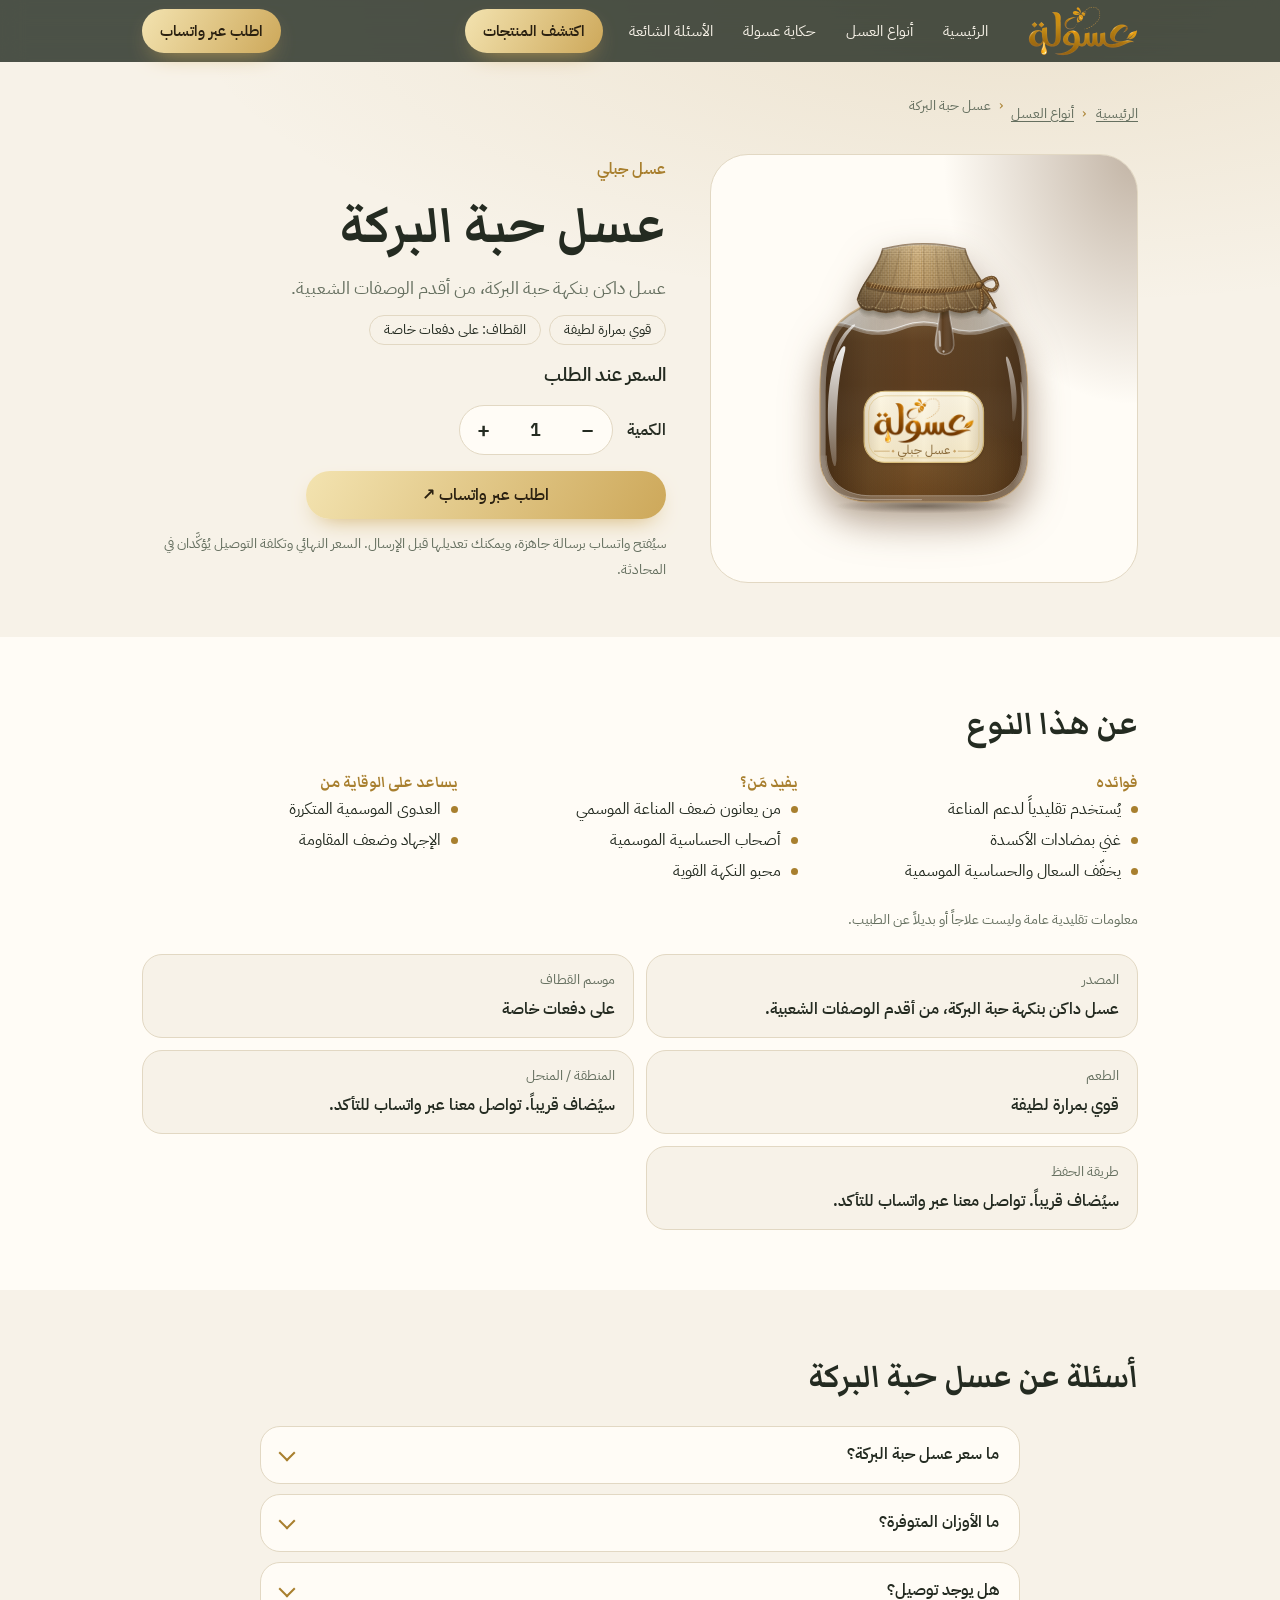
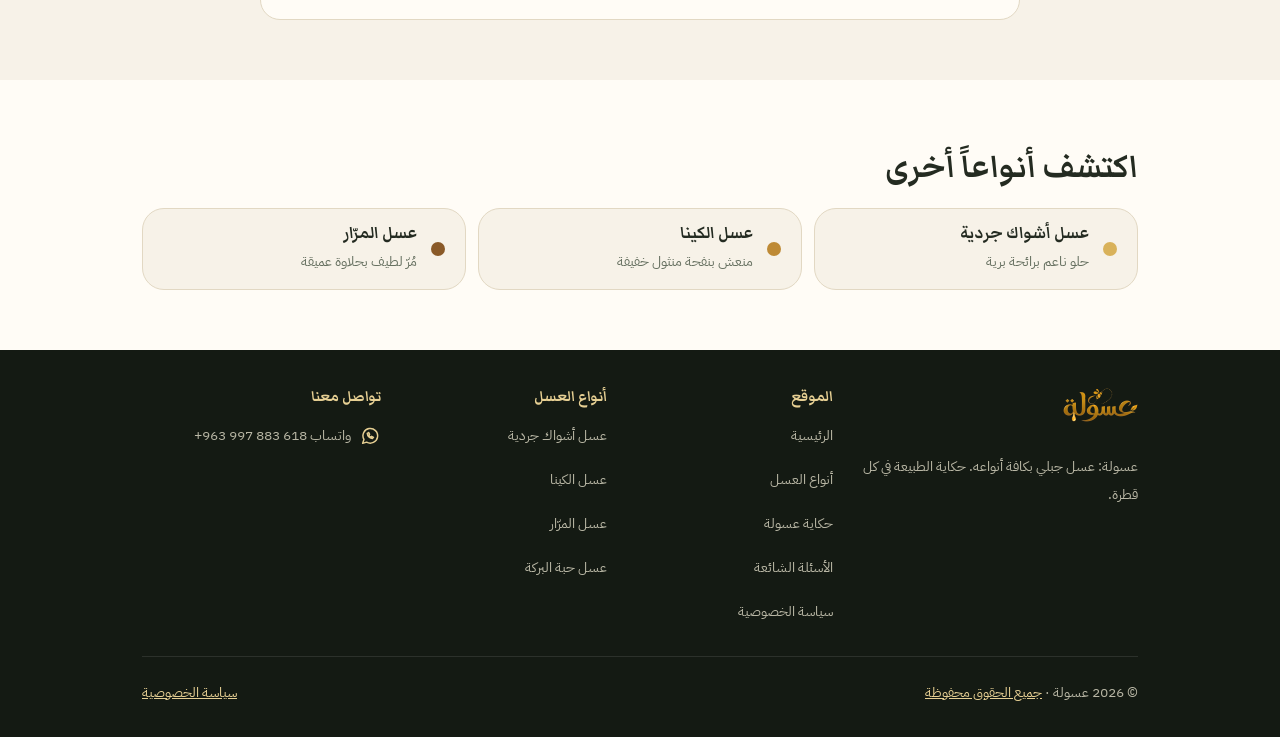
<file: docs/honey/habbet-el-baraka/index.html>
<!DOCTYPE html>
<html lang="ar" dir="rtl">
<head>
<meta charset="utf-8">
<meta name="viewport" content="width=device-width, initial-scale=1, viewport-fit=cover">
<meta name="theme-color" content="#1B241A">
<title>عسل حبة البركة | عسولة</title>
<meta name="description" content="عسل حبة البركة: عسل داكن بنكهة حبة البركة، من أقدم الوصفات الشعبية. الطعم: قوي بمرارة لطيفة. القطاف: على دفعات خاصة. اطلبه عبر واتساب من عسولة.">
<link rel="canonical" href="https://abedkhayyal97-design.github.io/asoula/honey/habbet-el-baraka/">
<link rel="preload" as="image" type="image/webp" href="../../logo-dark-220.webp" imagesrcset="../../logo-dark-110.webp 1x, ../../logo-dark-220.webp 2x, ../../logo-dark-330.webp 3x" fetchpriority="high">
<link rel="preload" as="image" type="image/webp" href="../../logo-label-440.webp">
<link rel="preload" href="../../fonts/IBMPlexSansArabic-400-arabic.woff2" as="font" type="font/woff2" crossorigin>
<link rel="preload" href="../../fonts/MarkaziText-700-arabic.woff2" as="font" type="font/woff2" crossorigin>
<meta property="og:type" content="website"><meta property="og:locale" content="ar_SY"><meta property="og:site_name" content="عسولة"><meta property="og:title" content="عسل حبة البركة | عسولة"><meta property="og:description" content="عسل حبة البركة: عسل داكن بنكهة حبة البركة، من أقدم الوصفات الشعبية. الطعم: قوي بمرارة لطيفة. القطاف: على دفعات خاصة. اطلبه عبر واتساب من عسولة."><meta property="og:url" content="https://abedkhayyal97-design.github.io/asoula/honey/habbet-el-baraka/"><meta property="og:image" content="https://abedkhayyal97-design.github.io/asoula/og.jpg?v=6f170703"><meta property="og:image:width" content="1200"><meta property="og:image:height" content="630"><meta property="og:image:alt" content="عسل حبة البركة – عسولة">
<meta name="twitter:card" content="summary_large_image"><meta name="twitter:title" content="عسل حبة البركة | عسولة"><meta name="twitter:description" content="عسل حبة البركة: عسل داكن بنكهة حبة البركة، من أقدم الوصفات الشعبية. الطعم: قوي بمرارة لطيفة. القطاف: على دفعات خاصة. اطلبه عبر واتساب من عسولة."><meta name="twitter:image" content="https://abedkhayyal97-design.github.io/asoula/og.jpg?v=6f170703">
<link rel="icon" href="../../favicon.svg" type="image/svg+xml"><link rel="icon" href="../../favicon.ico" sizes="any"><link rel="icon" href="../../favicon-32.png" sizes="32x32" type="image/png"><link rel="apple-touch-icon" href="../../apple-touch-icon.png"><link rel="manifest" href="../../site.webmanifest">
<script type="application/ld+json">[{"@context":"https://schema.org","@type":"Product","name":"عسل حبة البركة","description":"عسل داكن بنكهة حبة البركة، من أقدم الوصفات الشعبية. الطعم: قوي بمرارة لطيفة. القطاف: على دفعات خاصة.","brand":{"@type":"Brand","name":"عسولة"},"url":"https://abedkhayyal97-design.github.io/asoula/honey/habbet-el-baraka/"},{"@context":"https://schema.org","@type":"BreadcrumbList","itemListElement":[{"@type":"ListItem","position":1,"name":"الرئيسية","item":"https://abedkhayyal97-design.github.io/asoula/"},{"@type":"ListItem","position":2,"name":"أنواع العسل","item":"https://abedkhayyal97-design.github.io/asoula/#products"},{"@type":"ListItem","position":3,"name":"عسل حبة البركة","item":"https://abedkhayyal97-design.github.io/asoula/honey/habbet-el-baraka/"}]}]</script>
<style>@font-face{font-family:IBM Plex Sans Arabic;font-style:normal;font-weight:400;font-display:swap;src:url(../../fonts/IBMPlexSansArabic-400-arabic.woff2) format("woff2");unicode-range:U+0600-06FF,U+0750-077F,U+0870-0891,U+0897-08E1,U+08E3-08FF,U+200C-200E,U+2010-2011,U+204F,U+2E41,U+FB50-FDFF,U+FE70-FE74,U+FE76-FEFC,U+102E0-102FB,U+10E60-10E7E,U+10EC2-10EC7,U+10EC9-10EEE,U+10EF0-10EFF,U+1EE00-1EE03,U+1EE05-1EE1F,U+1EE21-1EE22,U+1EE24,U+1EE27,U+1EE29-1EE32,U+1EE34-1EE37,U+1EE39,U+1EE3B,U+1EE42,U+1EE47,U+1EE49,U+1EE4B,U+1EE4D-1EE4F,U+1EE51-1EE52,U+1EE54,U+1EE57,U+1EE59,U+1EE5B,U+1EE5D,U+1EE5F,U+1EE61-1EE62,U+1EE64,U+1EE67-1EE6A,U+1EE6C-1EE72,U+1EE74-1EE77,U+1EE79-1EE7C,U+1EE7E,U+1EE80-1EE89,U+1EE8B-1EE9B,U+1EEA1-1EEA3,U+1EEA5-1EEA9,U+1EEAB-1EEBB,U+1EEF0-1EEF1}@font-face{font-family:IBM Plex Sans Arabic;font-style:normal;font-weight:400;font-display:swap;src:url(../../fonts/IBMPlexSansArabic-400-latin.woff2) format("woff2");unicode-range:U+0000-00FF,U+0131,U+0152-0153,U+02BB-02BC,U+02C6,U+02DA,U+02DC,U+0304,U+0308,U+0329,U+2000-206F,U+20AC,U+2122,U+2191,U+2193,U+2212,U+2215,U+FEFF,U+FFFD}@font-face{font-family:IBM Plex Sans Arabic;font-style:normal;font-weight:600;font-display:swap;src:url(../../fonts/IBMPlexSansArabic-600-arabic.woff2) format("woff2");unicode-range:U+0600-06FF,U+0750-077F,U+0870-0891,U+0897-08E1,U+08E3-08FF,U+200C-200E,U+2010-2011,U+204F,U+2E41,U+FB50-FDFF,U+FE70-FE74,U+FE76-FEFC,U+102E0-102FB,U+10E60-10E7E,U+10EC2-10EC7,U+10EC9-10EEE,U+10EF0-10EFF,U+1EE00-1EE03,U+1EE05-1EE1F,U+1EE21-1EE22,U+1EE24,U+1EE27,U+1EE29-1EE32,U+1EE34-1EE37,U+1EE39,U+1EE3B,U+1EE42,U+1EE47,U+1EE49,U+1EE4B,U+1EE4D-1EE4F,U+1EE51-1EE52,U+1EE54,U+1EE57,U+1EE59,U+1EE5B,U+1EE5D,U+1EE5F,U+1EE61-1EE62,U+1EE64,U+1EE67-1EE6A,U+1EE6C-1EE72,U+1EE74-1EE77,U+1EE79-1EE7C,U+1EE7E,U+1EE80-1EE89,U+1EE8B-1EE9B,U+1EEA1-1EEA3,U+1EEA5-1EEA9,U+1EEAB-1EEBB,U+1EEF0-1EEF1}@font-face{font-family:IBM Plex Sans Arabic;font-style:normal;font-weight:600;font-display:swap;src:url(../../fonts/IBMPlexSansArabic-600-latin.woff2) format("woff2");unicode-range:U+0000-00FF,U+0131,U+0152-0153,U+02BB-02BC,U+02C6,U+02DA,U+02DC,U+0304,U+0308,U+0329,U+2000-206F,U+20AC,U+2122,U+2191,U+2193,U+2212,U+2215,U+FEFF,U+FFFD}@font-face{font-family:Markazi Text;font-style:normal;font-weight:700;font-display:swap;src:url(../../fonts/MarkaziText-700-arabic.woff2) format("woff2");unicode-range:U+0600-06FF,U+0750-077F,U+0870-0891,U+0897-08E1,U+08E3-08FF,U+200C-200E,U+2010-2011,U+204F,U+2E41,U+FB50-FDFF,U+FE70-FE74,U+FE76-FEFC,U+102E0-102FB,U+10E60-10E7E,U+10EC2-10EC7,U+10EC9-10EEE,U+10EF0-10EFF,U+1EE00-1EE03,U+1EE05-1EE1F,U+1EE21-1EE22,U+1EE24,U+1EE27,U+1EE29-1EE32,U+1EE34-1EE37,U+1EE39,U+1EE3B,U+1EE42,U+1EE47,U+1EE49,U+1EE4B,U+1EE4D-1EE4F,U+1EE51-1EE52,U+1EE54,U+1EE57,U+1EE59,U+1EE5B,U+1EE5D,U+1EE5F,U+1EE61-1EE62,U+1EE64,U+1EE67-1EE6A,U+1EE6C-1EE72,U+1EE74-1EE77,U+1EE79-1EE7C,U+1EE7E,U+1EE80-1EE89,U+1EE8B-1EE9B,U+1EEA1-1EEA3,U+1EEA5-1EEA9,U+1EEAB-1EEBB,U+1EEF0-1EEF1}@font-face{font-family:Markazi Text;font-style:normal;font-weight:700;font-display:swap;src:url(../../fonts/MarkaziText-700-latin.woff2) format("woff2");unicode-range:U+0000-00FF,U+0131,U+0152-0153,U+02BB-02BC,U+02C6,U+02DA,U+02DC,U+0304,U+0308,U+0329,U+2000-206F,U+20AC,U+2122,U+2191,U+2193,U+2212,U+2215,U+FEFF,U+FFFD}:root{--bg:#F7F2E8;--pp:#FFFCF6;--ink:#242B21;--mu:#667060;--ln:#E2D8C3;--gd:#A87F2E;--fd:"Canela Arabic","Markazi Text",Georgia,serif;--fb:"Dahab Arabic ITF","IBM Plex Sans Arabic",system-ui,sans-serif}@media(prefers-color-scheme:dark){:root:not([data-theme=light]){--bg:#141A13;--pp:#1E271C;--ink:#EEE8D8;--mu:#A5AB98;--ln:#33402F;--gd:#D4AE5F}}:root[data-theme=dark]{--bg:#141A13;--pp:#1E271C;--ink:#EEE8D8;--mu:#A5AB98;--ln:#33402F;--gd:#D4AE5F}*{box-sizing:border-box;-webkit-tap-highlight-color:transparent}html{scroll-behavior:smooth;scroll-padding-top:calc(70px + env(safe-area-inset-top,0px))}body{margin:0;background:var(--bg);color:var(--ink);font:400 1.02rem/1.9 var(--fb);overflow-x:hidden}a{color:inherit;text-decoration:none}button{touch-action:manipulation;-webkit-user-select:none;user-select:none}:focus:not(:focus-visible){outline:none}:focus-visible{outline:2px solid var(--gd);outline-offset:3px}h1,h2,h3,.bd{font-family:var(--fd);font-weight:700;margin:0}.w{max-width:1040px;margin:auto;padding:0 22px}.hd{position:fixed;top:0;left:0;right:0;z-index:30;padding-top:env(safe-area-inset-top,0px);background:color-mix(in srgb,#1B241A 78%,transparent);backdrop-filter:blur(12px);-webkit-backdrop-filter:blur(12px);color:#f7f2e8}.hd :focus-visible{outline-color:#e6cf93}.hi{display:flex;justify-content:space-between;align-items:center;height:62px}.bd{display:flex;align-items:center;gap:10px;font-size:1.9rem;color:#e6cf93}.lg{width:42px;height:42px}.btn{display:inline-block;border:0;border-radius:999px;padding:12px 28px;font:600 1rem var(--fb);background:linear-gradient(120deg,#f3e3b0,#cda85a);color:#2a2010;box-shadow:0 10px 24px -12px #cda85a;transition:transform .3s;cursor:pointer;touch-action:manipulation}.btn:hover{transform:translateY(-2px)}.sm{padding:7px 18px;font-size:.92rem}.hero{position:relative;color:#f7f2e8;background:radial-gradient(110% 90% at 80% 10%,#3a4d33,#1b241a 65%);padding:calc(112px + env(safe-area-inset-top,0px)) 0 120px}.hg{display:grid;grid-template-columns:1.1fr .9fr;gap:24px;align-items:center}h1{font-size:clamp(3rem,8vw,5.6rem);line-height:1.2;margin:10px 0}h1 b{background:linear-gradient(120deg,#f3e3b0,#cda85a,#f3e3b0);-webkit-background-clip:text;background-clip:text;color:transparent}.hero p{color:#d9d5c3;max-width:30em;margin:0 0 24px}.ar{position:relative}.ar:before{content:"";position:absolute;inset:6%;border-radius:50%;background:radial-gradient(circle,#E0A93B55,transparent 66%)}.jar{--c:#D9B25A;position:relative;width:150px;height:auto;filter:drop-shadow(0 18px 18px color-mix(in srgb,var(--c) 50%,transparent))}.hero .jar{--c:#E0A93B;display:block;width:min(72%,250px);margin:auto;animation:fl 7s ease-in-out infinite}@keyframes fl{50%{transform:translateY(-12px) rotate(1.5deg)}}.wv{animation:wv 3.2s linear infinite}@keyframes wv{to{transform:translate(80px)}}.bb{fill:#fff;opacity:0;animation:bb 7s linear infinite}@keyframes bb{15%{opacity:.5}to{transform:translateY(-110px);opacity:0}}.dr{transform-box:fill-box;transform-origin:50% 0;animation:dr 5s ease-in-out infinite}@keyframes dr{50%{transform:scaleY(1.2)}}.liq{position:absolute;left:0;right:0;bottom:-1px;height:76px;overflow:hidden;direction:ltr}.liq svg{position:absolute;left:0;bottom:0;width:200%}.l1{height:100%;fill:#e6cf93;opacity:.5;animation:sl 17s linear infinite reverse}.l2{height:78%;fill:#cda85a;animation:sl 12s linear infinite}.l3{height:50%;fill:var(--bg);animation:sl 23s linear infinite}@keyframes sl{to{transform:translate(-50%)}}.band{direction:ltr;overflow:hidden;padding:14px 0 4px;color:var(--gd);font:700 1.5rem var(--fd);-webkit-mask-image:linear-gradient(90deg,transparent,#000 10%,#000 90%,transparent);mask-image:linear-gradient(90deg,transparent,#000 10%,#000 90%,transparent)}.tr{display:flex;width:max-content;animation:mq 30s linear infinite}.tr span{display:flex;align-items:center;white-space:nowrap}.tr span:after{content:"";width:9px;height:9px;margin:0 28px;background:var(--gd);border-radius:50% 50% 50% 0;transform:rotate(-45deg)}@keyframes mq{to{transform:translate(-50%)}}.sec{padding:60px 0}.k{color:var(--gd);font-weight:600}.mu{color:var(--mu)}h2{font-size:clamp(2.2rem,5vw,3.4rem);line-height:1.35;margin:2px 0 8px}.tabs{display:flex;flex-wrap:wrap;gap:8px;margin:24px 0 16px}.tabs button{display:flex;align-items:center;gap:8px;background:none;border:1px solid var(--ln);border-radius:999px;padding:7px 16px;font:600 1rem var(--fb);color:var(--mu);cursor:pointer;transition:.3s}.tabs i{width:12px;height:12px;border-radius:50%;background:var(--c)}.tabs [aria-selected=true]{color:var(--ink);border-color:var(--c);background:color-mix(in srgb,var(--c) 22%,var(--pp))}.stage{position:relative;overflow:hidden;border:1px solid var(--ln);border-radius:38px;background:var(--pp);padding:28px 22px;display:grid;gap:20px}.stage:before{content:"";position:absolute;inset:0;background:radial-gradient(70% 90% at 100% 0,color-mix(in srgb,var(--c) 34%,transparent),transparent 65%)}.stage>*{position:relative}.stage .jar{margin:auto}.stage h3{font-size:2.6rem;line-height:1.3}.stage p{margin:0}.ch{display:flex;flex-wrap:wrap;gap:8px;margin-top:10px}.ch b{font-weight:400;font-size:.9rem;border:1px solid var(--ln);border-radius:999px;padding:0 14px}.cols{display:grid;gap:14px;margin:20px 0}.col h4{margin:0;color:var(--gd);font:700 1.2rem var(--fd)}.col ul{list-style:none;margin:0;padding:0}.col li:before,.pt:before{content:"";display:inline-block;width:7px;height:7px;border-radius:50%;background:var(--gd);margin-inline-end:10px;vertical-align:middle}.nt{font-size:.85rem;color:var(--mu);margin:12px 0 0}.fade{animation:in .5s ease}@keyframes in{0%{opacity:0;transform:translateY(8px)}}.pts{list-style:none;padding:0;margin:14px 0 0}.pts li{margin-bottom:6px}.pts small{color:var(--mu);font-size:1rem}.bx{border:1px solid var(--ln);border-radius:24px;padding:18px 22px;background:var(--pp);color:var(--mu);font-size:.92rem;margin:0}.bx a{color:var(--gd);text-decoration:underline}.cta{background:radial-gradient(90% 120% at 50% 0,#3a4d33,#1b241a 70%);color:#f7f2e8;text-align:center;padding:70px 22px}.cta p{max-width:520px;margin:0 auto 22px;color:#d9d5c3}.cta small{display:block;margin-top:14px;color:#c9c5b2}.cta small span{direction:ltr;unicode-bidi:embed;color:#e6cf93}footer{background:#141a13;color:#b9b7a5;padding:22px 0 calc(22px + env(safe-area-inset-bottom,0px));font-size:.9rem}.fi{display:flex;justify-content:space-between;gap:10px;flex-wrap:wrap}.fi .bd{font-size:1.4rem}.fb{background:none;border:0;color:#e6cf93;font:inherit;text-decoration:underline;cursor:pointer;padding:0}dialog{border:1px solid var(--ln);border-radius:28px;background:var(--pp);color:var(--ink);padding:28px;text-align:center;max-width:340px}dialog::backdrop{background:#0008}dialog p{margin:0 0 14px}#bee{position:fixed;top:0;left:0;width:48px;height:48px;pointer-events:none;z-index:40}#bee svg{width:100%;height:100%;overflow:visible}.wg{transform-origin:28px 22px;animation:wf .09s infinite alternate}@keyframes wf{0%{transform:rotate(-18deg)}to{transform:rotate(14deg) scaleY(.7)}}@media(min-width:760px){.stage{grid-template-columns:200px 1fr;padding:36px}.cols{grid-template-columns:repeat(3,1fr);gap:24px}}@media(max-width:800px){.hg{grid-template-columns:1fr;text-align:center;gap:0}.hero p{margin-inline:auto}.ar{order:-1}}@media(prefers-reduced-motion:reduce){*{animation:none!important;transition:none!important;scroll-behavior:auto!important}}.sec,.cta{position:relative}.fw{position:absolute;bottom:var(--b,0);width:var(--w,44px);height:auto;aspect-ratio:60/84;pointer-events:none;z-index:1;overflow:visible;transform-origin:50% 100%;animation:sw 5.5s ease-in-out var(--d,0s) infinite alternate}@keyframes sw{0%{transform:rotate(-2.2deg)}to{transform:rotate(2.2deg)}}#bee{pointer-events:auto;cursor:grab;touch-action:none;-webkit-tap-highlight-color:transparent;border-radius:50%}#bee:after{content:"";position:absolute;inset:-12px}#bee:focus-visible{outline:2px solid #E6CF93;outline-offset:6px;box-shadow:0 0 0 8px #1b241a99}#bee.pr .wg{animation-duration:1.5s}#bee.ct{cursor:grabbing}#bee.ct .wg{animation-duration:.04s}#bbl{position:fixed;top:0;left:0;z-index:45;box-sizing:border-box;width:max-content;max-width:min(272px,calc(100vw - 16px));padding:11px 16px;border-radius:20px;background:var(--pp);color:var(--ink);border:1.5px solid var(--gd);box-shadow:0 14px 30px -14px #0009;font:600 .95rem/1.75 var(--fb);text-align:center;direction:rtl;opacity:0;pointer-events:none;transition:opacity .25s}#bbl.on{opacity:1;pointer-events:auto}#bbl:after{content:"";position:absolute;left:var(--tx,50%);bottom:-7.5px;width:12px;height:12px;background:var(--pp);border:solid var(--gd);border-width:0 1.5px 1.5px 0;transform:translate(-50%) rotate(45deg)}#bbl.bl:after{bottom:auto;top:-7.5px;border-width:1.5px 0 0 1.5px}#bbl .bc{display:block;margin-top:6px;color:var(--gd);font-weight:700;text-decoration:underline;text-underline-offset:3px}.jar,.lg,#bee svg,.fw{shape-rendering:geometricPrecision;text-rendering:geometricPrecision}.band{text-rendering:geometricPrecision}.hd .lg{width:auto;height:50px;display:block}.fi .lf{width:auto;height:34px;display:block}.hd picture,.fi picture{display:block;line-height:0}.sr{position:absolute;width:1px;height:1px;overflow:hidden;clip:rect(0 0 0 0);white-space:nowrap}.skip{position:absolute;top:-60px;right:12px;z-index:60;background:#f3e3b0;color:#2a2010;padding:10px 18px;border-radius:999px;font-weight:600}.skip:focus{top:8px}.btn{text-align:center}.btn.sm{display:inline-flex;align-items:center;justify-content:center;min-height:44px;white-space:nowrap}.btn.ol{background:none;box-shadow:none;border:1.5px solid var(--gd);color:var(--ink)}.btn.ol:hover{background:color-mix(in srgb,var(--gd) 14%,transparent)}.hero .btn.ol,.cta .btn.ol{border-color:#e6cf93;color:#f3e3b0}.hb{display:flex;flex-wrap:wrap;gap:12px;margin-top:6px}.cta .hb{justify-content:center}.hd .hi{gap:10px}.nv{display:none}.ha{display:flex;align-items:center;gap:8px;margin-inline-start:auto}.mb{width:44px;height:44px;border:0;background:none;display:flex;flex-direction:column;align-items:center;justify-content:center;gap:5px;cursor:pointer;padding:0;border-radius:12px}.mb span{display:block;width:22px;height:2px;border-radius:2px;background:#f3e3b0;transition:transform .25s,opacity .25s}.mb[aria-expanded=true] span:nth-child(1){transform:translateY(7px) rotate(45deg)}.mb[aria-expanded=true] span:nth-child(2){opacity:0}.mb[aria-expanded=true] span:nth-child(3){transform:translateY(-7px) rotate(-45deg)}.nv{position:absolute;top:100%;left:0;right:0;flex-direction:column;padding:6px 22px 18px;background:#1b241afa;border-bottom:1px solid #33402F;box-shadow:0 18px 30px -18px #000a}.nv.open{display:flex}.nv a:not(.btn){display:flex;align-items:center;min-height:48px;color:#f7f2e8;border-bottom:1px solid #ffffff14;font-weight:600}.nv a:not(.btn):hover{color:#e6cf93}.nv .nvb{margin-top:12px}@media(max-width:420px){.hm{display:none}}@media(max-width:359px){.hd .btn.sm{padding-inline:12px}.hd .w{padding:0 14px}}@media(min-width:900px){.mb{display:none}.nv,.nv.open{display:flex;position:static;flex-direction:row;align-items:center;gap:6px;padding:0;background:none;border:0;box-shadow:none;margin-inline-start:18px;margin-inline-end:auto}.nv a:not(.btn){border:0;padding:0 12px;min-height:44px;font-size:.95rem;font-weight:400;border-radius:999px;white-space:nowrap}.nv .nvb{margin:0 8px 0 0}.ha{margin-inline-start:0}}@media(max-width:899px){.nv .nvb{align-self:stretch}}.pg{list-style:none;margin:26px 0 0;padding:0;display:grid;gap:18px;grid-template-columns:1fr}.pc{position:relative;overflow:hidden;height:100%;display:flex;flex-direction:column;gap:8px;border:1px solid var(--ln);border-radius:28px;background:var(--pp);padding:22px 20px 20px}.pc:before{content:"";position:absolute;inset:0;background:radial-gradient(80% 60% at 100% 0,color-mix(in srgb,var(--c) 30%,transparent),transparent 70%);pointer-events:none}.pc>*{position:relative}.pc .jar{width:104px;margin:0 auto 2px}.pc .jar *{animation-play-state:paused}.pc:hover .jar *,.pc:focus-within .jar *{animation-play-state:running}.pc h3{font-size:1.9rem;line-height:1.3}.pc h3 a:hover{color:var(--gd)}.pd{margin:0;font-size:.95rem;line-height:1.8}.pp2{margin:2px 0 0;display:flex;flex-wrap:wrap;align-items:center;gap:4px 12px;font-size:.95rem}.pr{font-weight:600}.wl,.av{color:var(--mu);font-size:.88rem}.av{border:1px solid var(--ln);border-radius:999px;padding:0 12px}.pa{display:flex;flex-wrap:wrap;gap:8px;margin-top:auto;padding-top:10px}.pa .btn{flex:1 1 auto;padding-inline:14px}@media(min-width:560px){.pg{grid-template-columns:repeat(2,1fr)}}@media(min-width:1000px){.pg{grid-template-columns:repeat(4,1fr);gap:16px}.pc{padding:20px 16px 18px}.pc h3{font-size:1.6rem}}.sh{font-size:1.5rem;color:var(--gd);margin:18px 0 6px}.sec.alt{background:var(--pp)}.sec.alt .pc,.sec.alt .cmp{background:var(--bg)}.xl{display:inline-block;margin-top:14px;font-weight:600;color:var(--gd);text-decoration:underline;text-underline-offset:4px;min-height:44px;line-height:44px}.wy{list-style:none;margin:26px 0 0;padding:0;display:grid;gap:16px;grid-template-columns:1fr}.wy li{border:1px solid var(--ln);border-radius:24px;background:var(--bg);padding:20px}.wy .ic{color:var(--gd);width:34px;height:34px;display:block;margin-bottom:6px}.wy h3{font-size:1.5rem;line-height:1.4;margin:0 0 2px}.wy p{margin:0;font-size:.95rem;line-height:1.8}@media(min-width:560px){.wy{grid-template-columns:repeat(2,1fr)}}@media(min-width:1000px){.wy{grid-template-columns:repeat(4,1fr)}}.sg{display:grid;gap:26px;align-items:center}.sp{margin:0;border:1px solid var(--ln);border-radius:38px;background:var(--pp);display:grid;place-items:center;padding:28px;overflow:hidden;position:relative}.sp:before{content:"";position:absolute;inset:0;background:radial-gradient(70% 70% at 70% 20%,#E0A93B33,transparent 70%)}.sp .jar{position:relative;width:min(55%,200px);margin:auto}.spi{width:100%;height:auto;border-radius:24px;display:block}.og{margin-top:18px;border:1px solid var(--ln);border-radius:24px;background:var(--pp);padding:16px 20px}.og h3{font-size:1.4rem;margin:0 0 4px}.og p{margin:0 0 10px;font-size:.95rem}@media(min-width:800px){.sg{grid-template-columns:1.2fr .8fr}}.cmp{width:100%;margin-top:24px;border-collapse:separate;border-spacing:0;background:var(--pp);border:1px solid var(--ln);border-radius:24px;overflow:hidden}.cmp th,.cmp td{padding:14px 18px;text-align:start;vertical-align:top;border-bottom:1px solid var(--ln)}.cmp thead th{background:color-mix(in srgb,var(--gd) 14%,var(--pp));font:700 1.1rem var(--fd);color:var(--ink)}.cmp tbody tr:last-child>*{border-bottom:0}.cmp tbody th{font:700 1.15rem var(--fd);white-space:nowrap}.cmp tbody th i{display:inline-block;width:12px;height:12px;border-radius:50%;background:var(--c);margin-inline-end:8px}.cmp tbody th a{display:inline-flex;align-items:center;min-height:44px}.cmp tbody th a:hover{color:var(--gd)}@media(max-width:759px){.cmp,.cmp tbody,.cmp tr,.cmp td,.cmp tbody th{display:block}.cmp{background:none;border:0;border-radius:0}.cmp thead{display:none}.cmp tr{border:1px solid var(--ln);border-radius:22px;background:var(--bg);margin-bottom:14px;padding:6px 0;overflow:hidden}.cmp tbody th{border:0;padding:10px 18px 4px;font-size:1.4rem}.cmp td{display:flex;justify-content:space-between;gap:16px;border:0;padding:8px 18px}.cmp td:before{content:attr(data-l);color:var(--mu);flex:none;font-size:.9rem}.cmp td{border-top:1px dashed var(--ln)}}.fq{margin-top:22px;display:grid;gap:10px;max-width:760px;margin-inline:auto}.fq details{border:1px solid var(--ln);border-radius:20px;background:var(--pp);overflow:hidden}.sec.alt .fq details{background:var(--bg)}.fq summary{list-style:none;cursor:pointer;display:flex;justify-content:space-between;align-items:center;gap:14px;min-height:56px;padding:10px 20px;font-weight:600}.fq summary::-webkit-details-marker{display:none}.fq summary:after{content:"";flex:none;width:10px;height:10px;border:solid var(--gd);border-width:0 2px 2px 0;transform:rotate(45deg);transition:transform .25s;margin-top:-4px}.fq details[open] summary:after{transform:rotate(-135deg);margin-top:4px}.fq details[open] summary{color:var(--gd)}.fa{padding:0 20px 16px}.fa p{margin:0;color:var(--mu)}footer{padding:36px 0 calc(22px + env(safe-area-inset-bottom,0px))}.fg{display:grid;gap:26px;grid-template-columns:1fr 1fr}.fc1{grid-column:1/-1}.fc1 p{margin:10px 0 0;max-width:30em}.fh{font:700 1.15rem var(--fd);color:#e6cf93;margin:0 0 6px}footer ul{list-style:none;margin:0;padding:0}footer li a,footer .fwa{display:inline-flex;align-items:center;gap:8px;min-height:44px}footer a:hover{color:#e6cf93}footer .fb{min-height:44px;display:inline-flex;align-items:center}.fic{width:22px;height:22px;flex:none;color:#e6cf93}.ph{direction:ltr;unicode-bidi:isolate}.fdl{padding:6px 0;max-width:16em}.fb2{display:flex;flex-wrap:wrap;justify-content:space-between;align-items:center;gap:6px 18px;margin-top:22px;padding-top:14px;border-top:1px solid #ffffff1a}.fb2 a{display:inline-flex;align-items:center;min-height:44px;color:#e6cf93;text-decoration:underline}@media(min-width:800px){.fg{grid-template-columns:1.4fr 1fr 1fr 1.2fr}.fc1{grid-column:auto}}.pghd{padding:calc(92px + env(safe-area-inset-top,0px)) 0 54px;background:radial-gradient(110% 80% at 80% 0,color-mix(in srgb,var(--gd) 14%,transparent),transparent 60%)}.bc ol{list-style:none;margin:0 0 18px;padding:0;display:flex;flex-wrap:wrap;gap:2px 8px;font-size:.9rem;color:var(--mu)}.bc li+li:before{content:"\2039";margin-inline-end:8px;color:var(--gd)}.bc a{display:inline-flex;align-items:center;min-height:44px;text-decoration:underline;text-underline-offset:3px}.pgd{display:grid;gap:28px}.pgm{position:relative;border:1px solid var(--ln);border-radius:38px;background:var(--pp);padding:28px;display:grid;place-items:center;overflow:hidden;aspect-ratio:1/1;max-height:460px}.pgm:before{content:"";position:absolute;inset:0;background:radial-gradient(70% 90% at 100% 0,color-mix(in srgb,var(--c) 38%,transparent),transparent 65%)}.pgm .jar{position:relative;width:min(62%,230px);margin:auto}.ppi{position:relative;width:100%;height:100%;object-fit:cover;border-radius:24px}.pgs{display:flex;gap:10px;margin-top:10px;overflow-x:auto}.gi{width:84px;height:84px;object-fit:cover;border-radius:16px}.pin h1{font-size:clamp(2.6rem,7vw,4rem);line-height:1.2;margin:4px 0 6px}.lead{font-size:1.1rem;margin:0}.big{font-size:1.2rem;margin:12px 0}.wf{border:0;padding:0;margin:6px 0 12px;min-width:0}.wf legend{padding:0;font-weight:600;margin-bottom:6px}.wr{display:flex;flex-wrap:wrap;gap:8px}.wc{position:relative}.wc input{position:absolute;opacity:0;inset:0;width:100%;height:100%;margin:0;cursor:pointer}.wc span{display:inline-flex;align-items:center;justify-content:center;min-height:44px;min-width:64px;padding:0 18px;border:1px solid var(--ln);border-radius:999px;background:var(--pp);font-weight:600;color:var(--mu)}.wc input:checked+span{border-color:var(--gd);color:var(--ink);background:color-mix(in srgb,var(--gd) 18%,var(--pp))}.wc input:focus-visible+span{outline:2px solid var(--gd);outline-offset:3px}.qf{display:flex;align-items:center;gap:14px;margin:8px 0 16px}.qf label{font-weight:600}.qs{display:flex;align-items:center;border:1px solid var(--ln);border-radius:999px;background:var(--pp);overflow:hidden}.qs button{width:48px;height:48px;border:0;background:none;color:var(--ink);font:600 1.4rem var(--fb);cursor:pointer}.qs button:hover{background:color-mix(in srgb,var(--gd) 14%,transparent)}.qs input{width:56px;height:48px;border:0;background:none;text-align:center;font:600 1.1rem var(--fb);color:var(--ink);-moz-appearance:textfield}.qs input::-webkit-outer-spin-button,.qs input::-webkit-inner-spin-button{-webkit-appearance:none;margin:0}.ordb{display:block;max-width:360px}.h2s{font-size:clamp(1.9rem,4vw,2.5rem);margin:0 0 14px}.col h3{margin:0;color:var(--gd);font:700 1.2rem var(--fd)}.sp2{display:grid;gap:12px;margin:22px 0 0}.sp2>div{border:1px solid var(--ln);border-radius:20px;background:var(--bg);padding:12px 18px}.sp2 dt{color:var(--mu);font-size:.88rem}.sp2 dd{margin:0;font-weight:600}.ot{list-style:none;margin:0;padding:0;display:grid;gap:12px}.ot a{display:flex;align-items:center;gap:14px;min-height:64px;padding:12px 20px;border:1px solid var(--ln);border-radius:22px;background:var(--bg)}.ot a:hover{border-color:var(--c)}.ot i{width:14px;height:14px;border-radius:50%;background:var(--c);flex:none}.ot b{display:block;font:700 1.3rem var(--fd)}.ot small{color:var(--mu)}@media(min-width:800px){.pgd{grid-template-columns:.9fr 1.1fr;align-items:center;gap:44px}.sp2{grid-template-columns:repeat(2,1fr)}.ot{grid-template-columns:repeat(3,1fr)}}.prv{max-width:720px}.prv h1{font-size:clamp(2.6rem,7vw,3.8rem);margin:4px 0 6px}.prv .pl{padding-inline-start:22px}.prv p{margin:0 0 12px}.prv .h2s{margin-top:26px}.pc .ch b{border-radius:14px;line-height:1.7;padding:2px 14px}.tabs button{min-height:44px}.bc a{min-width:44px}footer li a{min-width:44px}@media(max-width:800px){.hb{justify-content:center}}
</style>
</head>
<body>
<svg width="0" height="0" style="position:absolute" aria-hidden="true"><defs><linearGradient id="sh" x2="1"><stop stop-opacity=".35"/><stop offset=".45" stop-opacity="0"/><stop offset="1" stop-opacity=".3"/></linearGradient><linearGradient id="gg" x2="1" y2="1"><stop stop-color="#F3E3B0"/><stop offset="1" stop-color="#CDA85A"/></linearGradient><pattern id="bl" width="4" height="4" patternUnits="userSpaceOnUse"><path d="M0 1H4M0 3H4" stroke="#6B4A26" stroke-opacity=".38" stroke-width=".8"/><path d="M1 0V4M3 0V4" stroke="#fff" stroke-opacity=".22" stroke-width=".8"/><path d="M0 0H2V2H0ZM2 2H4V4H2Z" fill="#fff" fill-opacity=".035"/><path d="M2 0H4V2H2ZM0 2H2V4H0Z" fill="#3A2A14" fill-opacity=".07"/></pattern><path id="wp" d="M0 30C100 0 200 0 300 30C400 60 500 60 600 30C700 0 800 0 900 30C1000 60 1100 60 1200 30V90H0Z"/><path id="bp" d="M60 56H140C140 70 150 74 166 84C184 96 190 120 190 150V206C190 232 172 246 146 246H54C28 246 10 232 10 206V150C10 120 16 96 34 84C50 74 60 70 60 56Z"/><path id="sk" d="M64 26Q100 17 136 26C140 44 154 54 158 70Q155 82 144 79Q133 84 122 79Q111 84 100 79Q89 84 78 79Q67 84 56 79Q45 82 42 70C46 54 60 44 64 26Z"/><clipPath id="jc"><use href="#bp"/></clipPath><clipPath id="kc"><use href="#sk"/></clipPath><clipPath id="lc"><rect x="48" y="150" width="104" height="62" rx="18"/></clipPath><linearGradient id="gb" x2="1"><stop stop-color="#fff" stop-opacity=".36"/><stop offset=".09" stop-color="#fff" stop-opacity=".2"/><stop offset=".5" stop-color="#fff" stop-opacity=".1"/><stop offset=".91" stop-color="#fff" stop-opacity=".2"/><stop offset="1" stop-color="#fff" stop-opacity=".34"/></linearGradient><radialGradient id="cs"><stop stop-color="#1B1208" stop-opacity=".42"/><stop offset=".6" stop-color="#1B1208" stop-opacity=".16"/><stop offset="1" stop-color="#1B1208" stop-opacity="0"/></radialGradient><linearGradient id="gw" x2="1"><stop stop-color="#fff" stop-opacity=".4"/><stop offset=".07" stop-color="#fff" stop-opacity=".2"/><stop offset=".2" stop-color="#fff" stop-opacity="0"/><stop offset=".8" stop-color="#fff" stop-opacity="0"/><stop offset=".93" stop-color="#fff" stop-opacity=".14"/><stop offset="1" stop-color="#fff" stop-opacity=".42"/></linearGradient><linearGradient id="gt" x2="0" y2="1"><stop stop-color="#fff" stop-opacity=".05"/><stop offset="1" stop-color="#fff" stop-opacity=".24"/></linearGradient><linearGradient id="hv" x2="0" y2="1"><stop stop-color="#FFE9B0" stop-opacity=".1"/><stop offset=".1" stop-color="#FFE9B0" stop-opacity=".02"/><stop offset=".32" stop-color="#fff" stop-opacity="0"/><stop offset=".6" stop-color="#7A4208" stop-opacity=".1"/><stop offset="1" stop-color="#6B3A06" stop-opacity=".34"/></linearGradient><linearGradient id="hs" x2="1"><stop stop-color="#FFE2A0" stop-opacity="0"/><stop offset=".26" stop-color="#FFE2A0" stop-opacity=".05"/><stop offset=".42" stop-color="#FFE2A0" stop-opacity="0"/><stop offset=".78" stop-color="#FFE2A0" stop-opacity=".05"/><stop offset="1" stop-color="#FFE2A0" stop-opacity="0"/></linearGradient><radialGradient id="hg" cx=".5" cy=".5" r=".5"><stop stop-color="#FFD98A" stop-opacity=".12"/><stop offset="1" stop-color="#FFD98A" stop-opacity="0"/></radialGradient><linearGradient id="hl" x2="0" y2="1"><stop stop-color="#fff" stop-opacity=".92"/><stop offset=".6" stop-color="#fff" stop-opacity=".5"/><stop offset="1" stop-color="#fff" stop-opacity=".22"/></linearGradient><linearGradient id="dg" x2="1"><stop stop-color="#fff" stop-opacity=".5"/><stop offset=".4" stop-color="#fff" stop-opacity="0"/><stop offset="1" stop-color="#2A1608" stop-opacity=".32"/></linearGradient><radialGradient id="bu" cx=".34" cy=".3" r=".75"><stop stop-color="#fff" stop-opacity=".95"/><stop offset=".3" stop-color="#fff" stop-opacity=".25"/><stop offset=".8" stop-color="#fff" stop-opacity=".12"/><stop offset="1" stop-color="#fff" stop-opacity=".7"/></radialGradient><linearGradient id="pa" x2="0" y2="1"><stop stop-color="#FCF6E4"/><stop offset="1" stop-color="#F3E7C6"/></linearGradient><linearGradient id="pc" x2="1"><stop stop-color="#5A3C1E" stop-opacity=".16"/><stop offset=".14" stop-color="#5A3C1E" stop-opacity="0"/><stop offset=".5" stop-color="#fff" stop-opacity=".14"/><stop offset=".86" stop-color="#5A3C1E" stop-opacity="0"/><stop offset="1" stop-color="#5A3C1E" stop-opacity=".2"/></linearGradient><linearGradient id="lf" x2="0" y2="1"><stop stop-color="#DDBC82"/><stop offset=".45" stop-color="#C9A56A"/><stop offset="1" stop-color="#AE8650"/></linearGradient><linearGradient id="lv" x2="0" y2="1"><stop stop-color="#fff" stop-opacity=".1"/><stop offset=".28" stop-color="#fff" stop-opacity="0"/><stop offset=".62" stop-color="#2A1608" stop-opacity="0"/><stop offset="1" stop-color="#2A1608" stop-opacity=".3"/></linearGradient><radialGradient id="kn" cx=".4" cy=".35" r=".7"><stop stop-color="#A97B3F"/><stop offset="1" stop-color="#4A3018"/></radialGradient><linearGradient id="wgd" x2="1" y2="1"><stop stop-color="#fff" stop-opacity=".95"/><stop offset="1" stop-color="#D8E8D6" stop-opacity=".6"/></linearGradient><radialGradient id="bbg" cx=".38" cy=".28" r=".85"><stop stop-color="#FBDC84"/><stop offset=".55" stop-color="#F2C14E"/><stop offset="1" stop-color="#D99A2B"/></radialGradient><radialGradient id="bhd" cx=".35" cy=".3" r=".85"><stop stop-color="#5A4224"/><stop offset="1" stop-color="#2A1D0D"/></radialGradient><g id="jlg"><image href="../../logo-label-440.webp" x="56" y="155.5" width="88" height="40.1" preserveAspectRatio="xMidYMid meet"/></g><g id="jb"><ellipse cx="100" cy="250" rx="78" ry="6.5" fill="url(#cs)"/><use href="#bp" fill="url(#gb)"/><use href="#bp" fill="none" stroke="#B98A43" stroke-opacity=".5" stroke-width="2"/></g><g id="jf"><g clip-path="url(#jc)"><use href="#sk" fill="#1B1208" fill-opacity=".055" transform="translate(0 1)"/><use href="#sk" fill="#1B1208" fill-opacity=".055" transform="translate(0 2)"/><use href="#sk" fill="#1B1208" fill-opacity=".055" transform="translate(0 3)"/><use href="#sk" fill="#1B1208" fill-opacity=".055" transform="translate(0 4)"/><use href="#sk" fill="#1B1208" fill-opacity=".055" transform="translate(0 5)"/><use href="#sk" fill="#1B1208" fill-opacity=".055" transform="translate(0 6.2)"/><rect y="50" width="200" height="210" fill="url(#sh)"/><rect y="50" width="200" height="210" fill="url(#hs)"/><ellipse cx="100" cy="212" rx="86" ry="46" fill="url(#hg)"/></g><use href="#bp" fill="none" stroke="url(#gw)" stroke-width="9" clip-path="url(#jc)"/><path d="M10 206C10 232 28 246 54 246H146C172 246 190 232 190 206L185 206C185 229 169 241 146 241H54C31 241 15 229 15 206Z" fill="url(#gt)"/><path d="M15 206C15 229 31 241 54 241H146C169 241 185 229 185 206" fill="none" stroke="#fff" stroke-opacity=".4" stroke-width=".7"/><path d="M13 224C16 236 30 244.4 52 244.4H98" fill="none" stroke="#fff" stroke-opacity=".28" stroke-width="1.1" stroke-linecap="round"/><path d="M30.37 110.7C30.01 111.05 28.81 112.03 28.2 112.81C27.58 113.58 27.16 114.47 26.68 115.34C26.2 116.21 25.75 117.12 25.32 118.04C24.89 118.97 24.48 119.92 24.09 120.89C23.69 121.86 23.32 122.85 22.96 123.86C22.6 124.87 22.26 125.9 21.94 126.95C21.61 128 21.3 129.07 21.01 130.15C20.71 131.23 20.43 132.34 20.17 133.45C19.9 134.57 19.65 135.71 19.42 136.86C19.18 138.01 18.96 139.18 18.75 140.36C18.55 141.54 18.36 142.73 18.18 143.94C18 145.15 17.84 146.38 17.68 147.62C17.53 148.85 17.4 150.11 17.28 151.37C17.15 152.64 17.04 153.91 16.95 155.21C16.85 156.5 16.77 157.8 16.7 159.11C16.63 160.43 16.58 161.75 16.54 163.09C16.5 164.43 16.47 165.78 16.45 167.14C16.44 168.5 16.44 169.87 16.45 171.25C16.46 172.63 16.48 174.02 16.52 175.42C16.56 176.82 16.61 178.23 16.68 179.65C16.74 181.07 16.82 182.5 16.91 183.94C17 185.38 17.11 186.82 17.22 188.28C17.34 189.73 17.47 191.19 17.62 192.66C17.77 194.13 17.93 195.6 18.11 197.09C18.29 198.57 18.48 200.06 18.69 201.55C18.9 203.05 19.13 204.55 19.39 206.06C19.65 207.56 19.84 209.08 20.25 210.58C20.65 212.09 21.54 214.32 21.8 215.07L23.2 214.93C23.3 214.15 23.72 211.78 23.84 210.24C23.95 208.7 23.88 207.19 23.88 205.68C23.89 204.16 23.88 202.66 23.87 201.17C23.86 199.68 23.85 198.2 23.84 196.73C23.84 195.25 23.83 193.79 23.83 192.34C23.83 190.89 23.83 189.45 23.83 188.01C23.83 186.58 23.84 185.16 23.86 183.75C23.87 182.34 23.89 180.94 23.91 179.55C23.93 178.16 23.96 176.78 23.99 175.41C24.03 174.04 24.07 172.69 24.11 171.34C24.16 170 24.21 168.67 24.26 167.35C24.32 166.03 24.38 164.72 24.45 163.42C24.52 162.12 24.59 160.84 24.67 159.57C24.75 158.3 24.83 157.04 24.93 155.79C25.02 154.55 25.12 153.32 25.22 152.1C25.33 150.88 25.44 149.67 25.55 148.48C25.67 147.29 25.79 146.11 25.92 144.95C26.05 143.78 26.19 142.63 26.33 141.5C26.48 140.36 26.63 139.24 26.78 138.13C26.94 137.03 27.1 135.93 27.27 134.85C27.43 133.78 27.61 132.71 27.79 131.66C27.97 130.61 28.16 129.58 28.35 128.56C28.54 127.54 28.74 126.53 28.95 125.54C29.15 124.55 29.36 123.57 29.57 122.61C29.78 121.64 30 120.69 30.22 119.75C30.44 118.81 30.67 117.89 30.88 116.97C31.1 116.05 31.39 115.18 31.51 114.23C31.64 113.29 31.61 111.79 31.63 111.3Z" fill="url(#hl)"/><path d="M171.53 120.16C171.53 120.51 171.51 121.58 171.58 122.27C171.64 122.95 171.81 123.6 171.93 124.27C172.05 124.94 172.19 125.6 172.31 126.26C172.44 126.93 172.57 127.59 172.7 128.25C172.82 128.92 172.95 129.58 173.07 130.24C173.19 130.91 173.32 131.57 173.43 132.24C173.55 132.9 173.67 133.57 173.78 134.23C173.89 134.9 174 135.56 174.11 136.23C174.22 136.9 174.32 137.56 174.42 138.23C174.53 138.9 174.62 139.56 174.72 140.23C174.81 140.9 174.91 141.57 175 142.23C175.08 142.9 175.17 143.57 175.25 144.24C175.34 144.9 175.42 145.57 175.49 146.24C175.57 146.91 175.64 147.57 175.71 148.24C175.78 148.91 175.85 149.58 175.91 150.24C175.98 150.91 176.04 151.57 176.1 152.24C176.15 152.91 176.21 153.57 176.26 154.24C176.31 154.9 176.36 155.57 176.41 156.23C176.45 156.9 176.49 157.56 176.53 158.22C176.57 158.88 176.61 159.55 176.64 160.21C176.68 160.87 176.71 161.53 176.74 162.19C176.76 162.85 176.79 163.51 176.81 164.16C176.84 164.82 176.86 165.48 176.88 166.13C176.9 166.79 176.91 167.44 176.93 168.1C176.94 168.75 176.96 169.4 176.97 170.06C176.99 170.71 177 171.36 177.02 172.01C177.04 172.66 177.02 173.3 177.1 173.96C177.18 174.62 177.44 175.61 177.5 175.94L178.5 176.06C178.63 175.74 179.09 174.81 179.3 174.17C179.5 173.53 179.59 172.87 179.71 172.22C179.84 171.57 179.94 170.91 180.04 170.25C180.13 169.58 180.22 168.92 180.3 168.25C180.37 167.59 180.44 166.92 180.5 166.24C180.56 165.57 180.61 164.9 180.66 164.22C180.7 163.55 180.74 162.87 180.76 162.19C180.79 161.51 180.81 160.83 180.83 160.14C180.84 159.46 180.85 158.78 180.84 158.09C180.84 157.41 180.83 156.72 180.82 156.03C180.8 155.34 180.78 154.66 180.75 153.97C180.72 153.28 180.68 152.59 180.64 151.9C180.59 151.21 180.54 150.52 180.48 149.83C180.43 149.14 180.36 148.45 180.29 147.76C180.21 147.07 180.14 146.38 180.05 145.69C179.96 145 179.87 144.31 179.77 143.62C179.67 142.94 179.56 142.25 179.44 141.56C179.33 140.88 179.21 140.19 179.08 139.51C178.95 138.82 178.81 138.14 178.67 137.46C178.52 136.78 178.37 136.1 178.22 135.42C178.06 134.74 177.89 134.07 177.72 133.39C177.55 132.72 177.37 132.05 177.18 131.38C176.99 130.71 176.8 130.04 176.59 129.38C176.39 128.71 176.18 128.05 175.96 127.4C175.74 126.74 175.51 126.09 175.27 125.44C175.03 124.79 174.78 124.14 174.52 123.5C174.25 122.86 174.02 122.21 173.68 121.6C173.34 120.99 172.68 120.14 172.47 119.84Z" fill="url(#hl)" fill-opacity=".62"/><path d="M39.75 91.68C39.55 91.76 38.92 91.96 38.54 92.15C38.16 92.34 37.82 92.6 37.48 92.84C37.13 93.08 36.8 93.33 36.46 93.59C36.13 93.85 35.81 94.12 35.48 94.4C35.16 94.67 34.85 94.96 34.53 95.25C34.22 95.54 33.92 95.84 33.61 96.14C33.31 96.45 33.01 96.76 32.72 97.07C32.43 97.39 32.14 97.71 31.86 98.04C31.57 98.37 31.29 98.71 31.02 99.05C30.74 99.39 30.47 99.74 30.21 100.09C29.94 100.44 29.68 100.8 29.43 101.16C29.17 101.52 28.92 101.89 28.67 102.27C28.42 102.64 28.18 103.02 27.94 103.4C27.7 103.79 27.47 104.18 27.24 104.57C27.01 104.97 26.79 105.36 26.57 105.77C26.35 106.17 26.13 106.58 25.92 107C25.71 107.41 25.5 107.83 25.3 108.25C25.1 108.67 24.9 109.1 24.71 109.53C24.51 109.97 24.32 110.4 24.14 110.85C23.95 111.29 23.77 111.73 23.6 112.18C23.42 112.63 23.25 113.09 23.09 113.55C22.92 114.01 22.76 114.47 22.6 114.94C22.44 115.4 22.29 115.88 22.14 116.35C22 116.83 21.85 117.31 21.72 117.79C21.58 118.28 21.45 118.77 21.32 119.26C21.2 119.75 21.08 120.25 20.97 120.75C20.86 121.26 20.73 121.76 20.67 122.28C20.61 122.8 20.62 123.62 20.62 123.89L21.38 124.11C21.52 123.88 21.97 123.2 22.2 122.74C22.44 122.28 22.61 121.8 22.81 121.34C23.01 120.87 23.2 120.41 23.39 119.95C23.58 119.49 23.77 119.03 23.96 118.58C24.15 118.13 24.34 117.68 24.54 117.23C24.73 116.79 24.92 116.35 25.11 115.91C25.31 115.47 25.5 115.04 25.7 114.61C25.89 114.18 26.09 113.75 26.28 113.33C26.48 112.91 26.68 112.49 26.88 112.08C27.08 111.67 27.28 111.26 27.49 110.85C27.69 110.45 27.9 110.05 28.1 109.65C28.31 109.25 28.52 108.86 28.73 108.47C28.94 108.08 29.15 107.69 29.36 107.31C29.58 106.93 29.79 106.55 30.01 106.18C30.23 105.81 30.44 105.44 30.67 105.07C30.89 104.7 31.11 104.34 31.33 103.98C31.56 103.63 31.79 103.27 32.02 102.92C32.25 102.57 32.48 102.23 32.71 101.88C32.94 101.54 33.18 101.2 33.42 100.87C33.65 100.53 33.9 100.2 34.14 99.87C34.38 99.54 34.63 99.22 34.87 98.89C35.12 98.57 35.37 98.26 35.62 97.94C35.87 97.62 36.13 97.31 36.39 97C36.64 96.7 36.9 96.39 37.16 96.09C37.42 95.78 37.69 95.48 37.95 95.18C38.22 94.88 38.49 94.59 38.76 94.29C39.02 93.99 39.31 93.71 39.56 93.38C39.81 93.05 40.13 92.49 40.25 92.32Z" fill="url(#hl)" fill-opacity=".8"/><path d="M184.2 142.04C184.19 142.33 184.13 143.2 184.13 143.78C184.13 144.37 184.18 144.94 184.21 145.53C184.23 146.11 184.27 146.69 184.3 147.28C184.33 147.87 184.36 148.45 184.39 149.04C184.42 149.63 184.45 150.23 184.47 150.82C184.5 151.41 184.53 152.01 184.56 152.61C184.58 153.2 184.61 153.8 184.63 154.4C184.66 155 184.68 155.61 184.7 156.21C184.73 156.82 184.75 157.42 184.77 158.03C184.79 158.64 184.81 159.25 184.82 159.86C184.84 160.47 184.85 161.08 184.87 161.7C184.88 162.31 184.9 162.93 184.91 163.54C184.92 164.16 184.93 164.78 184.94 165.4C184.95 166.02 184.96 166.64 184.96 167.26C184.97 167.88 184.97 168.51 184.98 169.13C184.98 169.76 184.98 170.38 184.98 171.01C184.98 171.64 184.98 172.27 184.98 172.89C184.98 173.52 184.98 174.15 184.97 174.79C184.97 175.42 184.96 176.05 184.95 176.68C184.95 177.32 184.94 177.95 184.93 178.59C184.92 179.22 184.9 179.86 184.89 180.49C184.88 181.13 184.87 181.77 184.85 182.4C184.84 183.04 184.82 183.68 184.8 184.32C184.79 184.96 184.77 185.6 184.75 186.24C184.73 186.88 184.71 187.52 184.69 188.17C184.68 188.81 184.66 189.45 184.64 190.09C184.62 190.74 184.59 191.38 184.6 192.03C184.61 192.67 184.68 193.65 184.7 193.97L185.3 194.03C185.37 193.71 185.62 192.76 185.73 192.12C185.85 191.48 185.91 190.84 185.99 190.19C186.07 189.55 186.14 188.91 186.21 188.27C186.28 187.63 186.34 186.98 186.4 186.34C186.46 185.7 186.52 185.06 186.57 184.42C186.62 183.77 186.67 183.13 186.71 182.49C186.76 181.85 186.8 181.21 186.84 180.57C186.87 179.93 186.91 179.29 186.94 178.65C186.97 178.01 187 177.37 187.02 176.74C187.05 176.1 187.07 175.46 187.09 174.82C187.11 174.19 187.12 173.55 187.14 172.92C187.15 172.28 187.16 171.65 187.16 171.02C187.17 170.39 187.17 169.76 187.17 169.13C187.17 168.5 187.17 167.87 187.16 167.24C187.16 166.61 187.15 165.98 187.13 165.36C187.12 164.74 187.11 164.11 187.09 163.49C187.07 162.87 187.05 162.25 187.02 161.63C187 161.01 186.97 160.39 186.94 159.78C186.91 159.16 186.87 158.55 186.84 157.93C186.8 157.32 186.76 156.71 186.72 156.1C186.67 155.49 186.63 154.89 186.58 154.28C186.53 153.68 186.47 153.08 186.42 152.48C186.36 151.88 186.3 151.28 186.24 150.68C186.17 150.09 186.11 149.49 186.03 148.9C185.96 148.31 185.89 147.72 185.81 147.14C185.73 146.55 185.65 145.97 185.55 145.39C185.46 144.81 185.39 144.23 185.26 143.66C185.14 143.09 184.88 142.25 184.8 141.96Z" fill="#fff" fill-opacity=".34"/><rect x="49" y="152.6" width="104" height="62" rx="18" fill="#3A2A14" fill-opacity=".1"/><rect x="48.4" y="151.4" width="104" height="62" rx="18" fill="#3A2A14" fill-opacity=".1"/><rect x="48" y="150" width="104" height="62" rx="18" fill="url(#pa)" stroke="#D9BE7C"/><rect x="48" y="150" width="104" height="62" rx="18" fill="url(#pc)"/><rect x="52" y="154" width="96" height="54" rx="14" fill="none" stroke="#D9BE7C" stroke-opacity=".8" stroke-width=".6"/><path d="M57 202.2H70M130 202.2H143" stroke="#C9A56A" stroke-width=".7" stroke-linecap="round"/><path d="M71.8 202.2l1.4-1.4 1.4 1.4-1.4 1.4zM125.4 202.2l1.4-1.4 1.4 1.4-1.4 1.4z" fill="#C9A56A"/><use href="#jlg"/><text x="100" y="205" text-anchor="middle" font-size="11" fill="#8A6B3A" text-rendering="geometricPrecision" style="font-family:'Dahab Arabic ITF','IBM Plex Sans Arabic',sans-serif">عسل جبلي</text><use href="#sk" fill="url(#lf)" stroke="#6B4A26" stroke-opacity=".62" stroke-width="1"/><use href="#sk" fill="url(#bl)"/><use href="#sk" fill="url(#sh)"/><use href="#sk" fill="url(#lv)"/><g clip-path="url(#kc)"><path d="M64.8 61.94Q61.72 70.27 56 78.6" stroke="#4A3018" stroke-opacity=".2" stroke-width="2.2" stroke-linecap="round" fill="none"/><path d="M66.5 61.94Q63.42 70.27 57.7 78" stroke="#F3E3B0" stroke-opacity=".2" stroke-width="1.2" stroke-linecap="round" fill="none"/><path d="M82.4 64.16Q80.86 71.38 78 78.6" stroke="#4A3018" stroke-opacity=".2" stroke-width="2.2" stroke-linecap="round" fill="none"/><path d="M84.1 64.16Q82.56 71.38 79.7 78" stroke="#F3E3B0" stroke-opacity=".2" stroke-width="1.2" stroke-linecap="round" fill="none"/><path d="M100 64.9Q100 71.75 100 78.6" stroke="#4A3018" stroke-opacity=".2" stroke-width="2.2" stroke-linecap="round" fill="none"/><path d="M101.7 64.9Q101.7 71.75 101.7 78" stroke="#F3E3B0" stroke-opacity=".2" stroke-width="1.2" stroke-linecap="round" fill="none"/><path d="M117.6 64.16Q119.14 71.38 122 78.6" stroke="#4A3018" stroke-opacity=".2" stroke-width="2.2" stroke-linecap="round" fill="none"/><path d="M119.3 64.16Q120.84 71.38 123.7 78" stroke="#F3E3B0" stroke-opacity=".2" stroke-width="1.2" stroke-linecap="round" fill="none"/><path d="M135.2 61.94Q138.28 70.27 144 78.6" stroke="#4A3018" stroke-opacity=".2" stroke-width="2.2" stroke-linecap="round" fill="none"/><path d="M136.9 61.94Q139.98 70.27 145.7 78" stroke="#F3E3B0" stroke-opacity=".2" stroke-width="1.2" stroke-linecap="round" fill="none"/><path d="M72.94 63.15Q70.56 72.33 67 81.5" stroke="#4A3018" stroke-opacity=".11" stroke-width="1.5" stroke-linecap="round" fill="none"/><path d="M90.98 64.71Q90.19 73.1 89 81.5" stroke="#4A3018" stroke-opacity=".11" stroke-width="1.5" stroke-linecap="round" fill="none"/><path d="M109.02 64.71Q109.81 73.1 111 81.5" stroke="#4A3018" stroke-opacity=".11" stroke-width="1.5" stroke-linecap="round" fill="none"/><path d="M127.06 63.15Q129.44 72.33 133 81.5" stroke="#4A3018" stroke-opacity=".11" stroke-width="1.5" stroke-linecap="round" fill="none"/><path d="M68.5 29.3Q65.35 40 58 56.29" stroke="#4A3018" stroke-opacity=".13" stroke-width="1.5" stroke-linecap="round" fill="none"/><path d="M79 27.7Q76.9 40 72 58.63" stroke="#4A3018" stroke-opacity=".13" stroke-width="1.5" stroke-linecap="round" fill="none"/><path d="M89.5 26.1Q88.45 40 86 60.03" stroke="#4A3018" stroke-opacity=".13" stroke-width="1.5" stroke-linecap="round" fill="none"/><path d="M100 24.5Q100 40 100 60.5" stroke="#4A3018" stroke-opacity=".13" stroke-width="1.5" stroke-linecap="round" fill="none"/><path d="M110.5 26.1Q111.55 40 114 60.03" stroke="#4A3018" stroke-opacity=".13" stroke-width="1.5" stroke-linecap="round" fill="none"/><path d="M121 27.7Q123.1 40 128 58.63" stroke="#4A3018" stroke-opacity=".13" stroke-width="1.5" stroke-linecap="round" fill="none"/><path d="M131.5 29.3Q134.65 40 142 56.29" stroke="#4A3018" stroke-opacity=".13" stroke-width="1.5" stroke-linecap="round" fill="none"/><path d="M64 26.4Q100 17.4 136 26.4" stroke="#fff" stroke-opacity=".38" stroke-width="1.8" fill="none" stroke-linecap="round"/><use href="#sk" fill="none" stroke="#3A2A14" stroke-opacity=".3" stroke-width="2.4" transform="translate(0 -.3)"/><use href="#sk" fill="none" stroke="#F3E3B0" stroke-opacity=".45" stroke-width=".7" stroke-dasharray="1.6 1.3" transform="translate(0 -2.8)"/></g><path d="M52 57Q100 68 148 57" stroke="#2A1608" stroke-opacity=".3" stroke-width="4.4" fill="none" stroke-linecap="round" transform="translate(0 2.2)"/><path d="M52 57Q100 68 148 57" stroke="#6B4A26" stroke-width="4.5" fill="none" stroke-linecap="round"/><path d="M52 57Q100 68 148 57" stroke="#4A3018" stroke-width="1" stroke-opacity=".5" fill="none" transform="translate(0 1.4)"/><path d="M53.6 59.46L55.4 55.66M56.09 59.98L57.89 56.18M58.59 60.48L60.39 56.68M61.08 60.95L62.88 57.15M63.58 61.39L65.38 57.59M66.08 61.8L67.88 58M68.57 62.18L70.37 58.38M71.07 62.52L72.87 58.72M73.56 62.84L75.36 59.04M76.06 63.13L77.86 59.33M78.56 63.39L80.36 59.59M81.05 63.62L82.85 59.82M83.55 63.82L85.35 60.02M86.04 63.99L87.84 60.19M88.73 64.14L90.53 60.34M91.42 64.26L93.22 60.46M94.11 64.34L95.91 60.54M96.8 64.39L98.6 60.59M99.48 64.4L101.28 60.6M102.17 64.38L103.97 60.58M104.86 64.32L106.66 60.52M107.55 64.23L109.35 60.43M110.24 64.1L112.04 60.3M112.73 63.96L114.53 60.16M115.23 63.78L117.03 59.98M117.72 63.57L119.52 59.77M120.22 63.34L122.02 59.54M122.72 63.07L124.52 59.27M125.21 62.77L127.01 58.97M127.71 62.45L129.51 58.65M130.2 62.09L132 58.29M132.7 61.7L134.5 57.9M135.2 61.29L137 57.49M137.69 60.84L139.49 57.04M140.19 60.37L141.99 56.57M142.68 59.87L144.48 56.07M145.18 59.33L146.98 55.53" stroke="#C9A56A" stroke-opacity=".7" stroke-width=".8" stroke-linecap="round" fill="none"/><path d="M52 57Q100 68 148 57" stroke="#F3E3B0" stroke-opacity=".34" stroke-width=".7" fill="none" transform="translate(0 -1.5)"/><path d="M148 57q14-12 16 0q-2 10-16 0M148 57q5 12 1 22M148 57q9 9 13 18" fill="none" stroke="#2A1608" stroke-opacity=".28" stroke-width="3" stroke-linecap="round" transform="translate(.6 1.2)"/><path d="M148 57q14-12 16 0q-2 10-16 0M148 57q5 12 1 22M148 57q9 9 13 18" fill="none" stroke="#6B4A26" stroke-width="3" stroke-linecap="round"/><path d="M148 57q14-12 16 0q-2 10-16 0M148 57q5 12 1 22M148 57q9 9 13 18" fill="none" stroke="#C9A56A" stroke-opacity=".85" stroke-width=".8" stroke-dasharray="1.2 1.1" stroke-linecap="butt"/><path d="M148 57q14-12 16 0q-2 10-16 0M148 57q5 12 1 22M148 57q9 9 13 18" fill="none" stroke="#F3E3B0" stroke-opacity=".3" stroke-width=".5" transform="translate(-.5 -.7)"/><path d="M149 79l0.13 3.2M149 79l-0.76 3.11M149 79l-1.65 2.74M149 79l-2.34 2.18M161 75l2.38 2.14M161 75l1.69 2.71M161 75l0.82 3.09M161 75l-0.07 3.2" stroke="#6B4A26" stroke-width=".7" stroke-linecap="round" fill="none"/><ellipse cx="148" cy="57.6" rx="3.1" ry="3.3" fill="url(#kn)" stroke="#3A2A14" stroke-opacity=".5" stroke-width=".5"/><path d="M146.3 56.2q1.7-1.4 3.4-.2" stroke="#F3E3B0" stroke-opacity=".55" stroke-width=".6" fill="none" stroke-linecap="round"/></g></defs></svg>
<a class="skip" href="#main">تخطَّ إلى المحتوى</a>
<header class="hd"><div class="w hi">
 <a class="bd" href="../../"><picture><source type="image/webp" srcset="../../logo-dark-110.webp 1x, ../../logo-dark-220.webp 2x, ../../logo-dark-330.webp 3x"><img class="lg" src="../../logo-dark-220.png" width="110" height="50" alt="عسولة – عسل جبلي (الصفحة الرئيسية)" decoding="async" fetchpriority="high"></picture></a>
 <nav class="nv" id="nv" aria-label="التنقل الرئيسي"><a href="../../">الرئيسية</a><a href="../../#products">أنواع العسل</a><a href="../../#story">حكاية عسولة</a><a href="../../#faq">الأسئلة الشائعة</a><a class="btn sm nvb" href="../../#products">اكتشف المنتجات</a></nav>
 <div class="ha"><a class="btn sm" href="https://wa.me/963997883618?text=%D9%85%D8%B1%D8%AD%D8%A8%D8%A7%D9%8B%20%D8%B9%D8%B3%D9%88%D9%84%D8%A9%D8%8C%20%D8%A3%D8%B1%D9%8A%D8%AF%20%D8%A7%D9%84%D8%A7%D8%B3%D8%AA%D9%81%D8%B3%D8%A7%D8%B1%20%D8%B9%D9%86%3A%20%D8%A7%D8%B3%D8%AA%D9%81%D8%B3%D8%A7%D8%B1%20%D8%B9%D8%A7%D9%85" target="_blank" rel="noopener"><span>اطلب <span class="hm">عبر </span>واتساب</span></a>
 <button class="mb" id="mb" type="button" aria-expanded="false" aria-controls="nv" aria-label="القائمة"><span></span><span></span><span></span></button></div>
</div></header>
<main id="main">
<section class="pghd"><div class="w">
 <nav class="bc" aria-label="مسار التنقل"><ol><li><a href="../../">الرئيسية</a></li><li><a href="../../#products">أنواع العسل</a></li><li aria-current="page">عسل حبة البركة</li></ol></nav>
 <div class="pgd" style="--c:#5E3E20">
  <div class="pgal"><div class="pgm"><svg class="jar" viewBox="0 0 200 260" role="img" aria-label="مرطبان عسل عسل حبة البركة" style="--c:#5E3E20"><use href="#jb"/><g clip-path="url(#jc)"><g class="wv"><path style="fill:var(--c);stroke:#fff;stroke-opacity:.4;stroke-width:1.5" d="M-80 94q20-8 40 0t40 0t40 0t40 0t40 0t40 0t40 0t40 0t40 0V262H-80z"/><path fill="url(#hv)" d="M-80 94q20-8 40 0t40 0t40 0t40 0t40 0t40 0t40 0t40 0t40 0V262H-80z"/><path d="M-80 95.6q20-8 40 0t40 0t40 0t40 0t40 0t40 0t40 0t40 0t40 0" fill="none" stroke="#fff" stroke-opacity=".38" stroke-width="2.6"/><path d="M-80 93.6q20-8 40 0t40 0t40 0t40 0t40 0t40 0t40 0t40 0t40 0" fill="none" stroke="#fff" stroke-opacity=".7" stroke-width=".8"/></g><circle class="bb" style="fill:url(#bu);stroke:#fff;stroke-opacity:.6;stroke-width:.5" cx="64" cy="228" r="3"/><circle class="bb" style="animation-delay:-3s;fill:url(#bu);stroke:#fff;stroke-opacity:.6;stroke-width:.5" cx="124" cy="214" r="2.4"/><circle class="bb" style="animation-delay:-5s;fill:url(#bu);stroke:#fff;stroke-opacity:.6;stroke-width:.5" cx="150" cy="236" r="2"/><circle class="bb" style="animation-delay:-1.5s;fill:url(#bu);stroke:#fff;stroke-opacity:.6;stroke-width:.5" cx="92" cy="240" r="1.5"/><circle class="bb" style="animation-delay:-6s;fill:url(#bu);stroke:#fff;stroke-opacity:.6;stroke-width:.5" cx="40" cy="210" r="1.7"/></g><g class="dr"><path style="fill:var(--c);stroke:#fff;stroke-opacity:.38;stroke-width:1.4" d="M122 76c0 14 4 20 4 34a8 8 0 0 1-16 0c0-14 4-18 4-34z"/><path fill="url(#dg)" d="M122 76c0 14 4 20 4 34a8 8 0 0 1-16 0c0-14 4-18 4-34z"/><path d="M113.6 98c.4 5 .4 9 .6 12.4" stroke="#fff" stroke-opacity=".6" stroke-width="1.8" stroke-linecap="round" fill="none"/><circle cx="117.2" cy="115.4" r="1" fill="#fff" fill-opacity=".7"/></g><use href="#jf"/></svg></div></div>
  <div class="pin" id="po" data-wa="963997883618" data-name="عسل حبة البركة">
   <span class="k">عسل جبلي</span><h1>عسل حبة البركة</h1>
   <p class="mu lead">عسل داكن بنكهة حبة البركة، من أقدم الوصفات الشعبية.</p>
   <div class="ch"><b>قوي بمرارة لطيفة</b><b>القطاف: على دفعات خاصة</b></div>
   <p class="pp2 big"><span class="pr" id="pr" data-base="السعر عند الطلب">السعر عند الطلب</span></p>
   
   <div class="qf"><label for="qn">الكمية</label><div class="qs"><button type="button" id="qm" aria-label="إنقاص الكمية">−</button><input id="qn" type="number" inputmode="numeric" min="1" max="99" value="1"><button type="button" id="qp" aria-label="زيادة الكمية">+</button></div></div>
   <a class="btn ordb" id="ord" target="_blank" rel="noopener" href="https://wa.me/963997883618?text=%D9%85%D8%B1%D8%AD%D8%A8%D8%A7%D9%8B%20%D8%B9%D8%B3%D9%88%D9%84%D8%A9%D8%8C%20%D8%A3%D8%B1%D8%BA%D8%A8%20%D8%A8%D8%B7%D9%84%D8%A8%20%D8%A7%D9%84%D9%85%D9%86%D8%AA%D8%AC%20%D8%A7%D9%84%D8%AA%D8%A7%D9%84%D9%8A%3A%0A%D8%A7%D8%B3%D9%85%20%D8%A7%D9%84%D9%85%D9%86%D8%AA%D8%AC%3A%20%D8%B9%D8%B3%D9%84%20%D8%AD%D8%A8%D8%A9%20%D8%A7%D9%84%D8%A8%D8%B1%D9%83%D8%A9%0A%D8%A7%D9%84%D9%83%D9%85%D9%8A%D8%A9%3A%201%0A%D8%A3%D8%B1%D8%AC%D9%88%20%D8%AA%D8%A3%D9%83%D9%8A%D8%AF%20%D8%A7%D9%84%D8%B3%D8%B9%D8%B1%20%D8%A7%D9%84%D9%86%D9%87%D8%A7%D8%A6%D9%8A%20%D9%88%D8%AA%D9%83%D9%84%D9%81%D8%A9%20%D8%A7%D9%84%D8%AA%D9%88%D8%B5%D9%8A%D9%84.">اطلب عبر واتساب ↗</a>
   <p class="nt">سيُفتح واتساب برسالة جاهزة، ويمكنك تعديلها قبل الإرسال. السعر النهائي وتكلفة التوصيل يُؤكَّدان في المحادثة.</p>
  </div>
 </div>
</div></section>
<section class="sec alt"><div class="w">
 <h2 class="h2s">عن هذا النوع</h2>
 <div class="cols">
  <div class="col"><h3>فوائده</h3><ul><li>يُستخدم تقليدياً لدعم المناعة</li><li>غني بمضادات الأكسدة</li><li>يخفّف السعال والحساسية الموسمية</li></ul></div>
  <div class="col"><h3>يفيد مَن؟</h3><ul><li>من يعانون ضعف المناعة الموسمي</li><li>أصحاب الحساسية الموسمية</li><li>محبو النكهة القوية</li></ul></div>
  <div class="col"><h3>يساعد على الوقاية من</h3><ul><li>العدوى الموسمية المتكررة</li><li>الإجهاد وضعف المقاومة</li></ul></div>
 </div>
 <p class="nt">معلومات تقليدية عامة وليست علاجاً أو بديلاً عن الطبيب.</p>
 <dl class="sp2">
  <div><dt>المصدر</dt><dd>عسل داكن بنكهة حبة البركة، من أقدم الوصفات الشعبية.</dd></div>
  <div><dt>موسم القطاف</dt><dd>على دفعات خاصة</dd></div>
  <div><dt>الطعم</dt><dd>قوي بمرارة لطيفة</dd></div>
  <div><dt>المنطقة / المنحل</dt><dd>سيُضاف قريباً. تواصل معنا عبر واتساب للتأكد.</dd></div>
  <div><dt>طريقة الحفظ</dt><dd>سيُضاف قريباً. تواصل معنا عبر واتساب للتأكد.</dd></div>
 </dl>
</div></section>
<section class="sec"><div class="w">
 <h2 class="h2s">أسئلة عن عسل حبة البركة</h2>
 <div class="fq"><details><summary>ما سعر عسل حبة البركة؟</summary><div class="fa"><p>السعر عند الطلب. تواصل معنا عبر واتساب للتأكد.</p></div></details><details><summary>ما الأوزان المتوفرة؟</summary><div class="fa"><p>سيُضاف قريباً. تواصل معنا عبر واتساب للتأكد.</p></div></details><details><summary>هل يوجد توصيل؟</summary><div class="fa"><p>سيُضاف قريباً. تواصل معنا عبر واتساب للتأكد.</p></div></details></div>
</div></section>
<section class="sec alt"><div class="w">
 <h2 class="h2s">اكتشف أنواعاً أخرى</h2>
 <ul class="ot"><li style="--c:#D9B25A"><a href="../../honey/ashwak-jardiyya/"><i></i><span><b>عسل أشواك جردية</b><small>حلو ناعم برائحة برية</small></span></a></li><li style="--c:#BE8A35"><a href="../../honey/kina/"><i></i><span><b>عسل الكينا</b><small>منعش بنفحة منثول خفيفة</small></span></a></li><li style="--c:#8A5A28"><a href="../../honey/murrar/"><i></i><span><b>عسل المرّار</b><small>مُرّ لطيف بحلاوة عميقة</small></span></a></li></ul>
</div></section>
</main>
<footer><div class="w">
 <div class="fg">
  <div class="fc1"><span class="bd"><picture><source type="image/webp" srcset="../../logo-dark-75.webp 1x, ../../logo-dark-150.webp 2x, ../../logo-dark-225.webp 3x"><img class="lf" src="../../logo-dark-150.png" width="75" height="34" alt="شعار عسولة: اسم عسولة بالخط العربي مع نحلة وقطرة عسل" loading="lazy" decoding="async"></picture></span><p>عسولة: عسل جبلي بكافة أنواعه. حكاية الطبيعة في كل قطرة.</p></div>
  <nav class="fc2" aria-label="روابط الموقع"><p class="fh">الموقع</p><ul><li><a href="../../">الرئيسية</a></li><li><a href="../../#products">أنواع العسل</a></li><li><a href="../../#story">حكاية عسولة</a></li><li><a href="../../#faq">الأسئلة الشائعة</a></li><li><a href="../../privacy/">سياسة الخصوصية</a></li></ul></nav>
  <nav class="fc3" aria-label="أنواع العسل"><p class="fh">أنواع العسل</p><ul><li><a href="../../honey/ashwak-jardiyya/">عسل أشواك جردية</a></li><li><a href="../../honey/kina/">عسل الكينا</a></li><li><a href="../../honey/murrar/">عسل المرّار</a></li><li><a href="../../honey/habbet-el-baraka/">عسل حبة البركة</a></li></ul></nav>
  <div class="fc4"><p class="fh">تواصل معنا</p><ul><li><a class="fwa" href="https://wa.me/963997883618?text=%D9%85%D8%B1%D8%AD%D8%A8%D8%A7%D9%8B%20%D8%B9%D8%B3%D9%88%D9%84%D8%A9%D8%8C%20%D8%A3%D8%B1%D9%8A%D8%AF%20%D8%A7%D9%84%D8%A7%D8%B3%D8%AA%D9%81%D8%B3%D8%A7%D8%B1%20%D8%B9%D9%86%3A%20%D8%A7%D8%B3%D8%AA%D9%81%D8%B3%D8%A7%D8%B1%20%D8%B9%D8%A7%D9%85" target="_blank" rel="noopener"><svg class="ic fic" viewBox="0 0 24 24" width="28" height="28" fill="none" stroke="currentColor" stroke-width="1.6" stroke-linecap="round" stroke-linejoin="round" aria-hidden="true" focusable="false"><path d="M4 20l1.4-4.2A8 8 0 1 1 8.3 18.7L4 20Z"/><path d="M9 9.2c.3 2.6 2.4 4.8 5.6 5.6l1.2-1.4-2-1-.9.8c-.9-.4-1.7-1.2-2.1-2.1l.8-.9-1-2L9 9.2Z"/></svg><span>واتساب <bdi class="ph">+963 997 883 618</bdi></span></a></li></ul></div>
 </div>
 <div class="fb2"><span>© <span id="yr"></span> عسولة · <button class="fb" id="cb" type="button">جميع الحقوق محفوظة</button></span><a href="../../privacy/">سياسة الخصوصية</a></div>
</div></footer>
<dialog id="cr"><p class="bd" style="justify-content:center;font-size:1.6rem">© عسولة</p><p>جميع الحقوق محفوظة لـ <b>عبدالرحمن دباغ</b></p><form method="dialog"><button class="btn sm">إغلاق</button></form></dialog>
<script>(()=>{const e=document.getElementById("mb"),t=document.getElementById("nv");if(!e||!t)return;const a=n=>{e.setAttribute("aria-expanded",n),t.classList.toggle("open",n)};e.addEventListener("click",()=>a(e.getAttribute("aria-expanded")!=="true")),t.addEventListener("click",n=>{n.target.closest("a")&&a(!1)}),document.addEventListener("keydown",n=>{n.key==="Escape"&&e.getAttribute("aria-expanded")==="true"&&(a(!1),e.focus())}),document.addEventListener("click",n=>{n.target.closest(".hd")||a(!1)}),matchMedia("(min-width:900px)").addEventListener("change",()=>a(!1))})(),(()=>{const e=document.getElementById("yr"),t=document.getElementById("cb"),a=document.getElementById("cr");e&&(e.textContent=new Date().getFullYear()),t&&a&&t.addEventListener("click",()=>a.showModal())})(),(()=>{const e=document.getElementById("po");if(!e)return;const t=document.getElementById("qn"),a=document.getElementById("ord"),n=document.getElementById("pr");let i="";const s=()=>Math.max(1,Math.min(99,parseInt(t.value,10)||1)),l=()=>{let d=`\u0645\u0631\u062D\u0628\u0627\u064B \u0639\u0633\u0648\u0644\u0629\u060C \u0623\u0631\u063A\u0628 \u0628\u0637\u0644\u0628 \u0627\u0644\u0645\u0646\u062A\u062C \u0627\u0644\u062A\u0627\u0644\u064A:
\u0627\u0633\u0645 \u0627\u0644\u0645\u0646\u062A\u062C: `+e.dataset.name;return i&&(d+=`
\u0627\u0644\u0648\u0632\u0646: `+i),d+=`
\u0627\u0644\u0643\u0645\u064A\u0629: `+s()+`
\u0623\u0631\u062C\u0648 \u062A\u0623\u0643\u064A\u062F \u0627\u0644\u0633\u0639\u0631 \u0627\u0644\u0646\u0647\u0627\u0626\u064A \u0648\u062A\u0643\u0644\u0641\u0629 \u0627\u0644\u062A\u0648\u0635\u064A\u0644.`,"https://wa.me/"+e.dataset.wa+"?text="+encodeURIComponent(d)},c=()=>{a.href=l()};document.getElementById("qm").addEventListener("click",()=>{t.value=Math.max(1,s()-1),c()}),document.getElementById("qp").addEventListener("click",()=>{t.value=Math.min(99,s()+1),c()}),t.addEventListener("input",c),t.addEventListener("change",()=>{t.value=s(),c()}),e.querySelectorAll('input[name="w"]').forEach(d=>d.addEventListener("change",()=>{i=d.value,n.textContent=d.dataset.price||n.dataset.base,c()})),c()})();
</script>
</body>
</html>
</file>
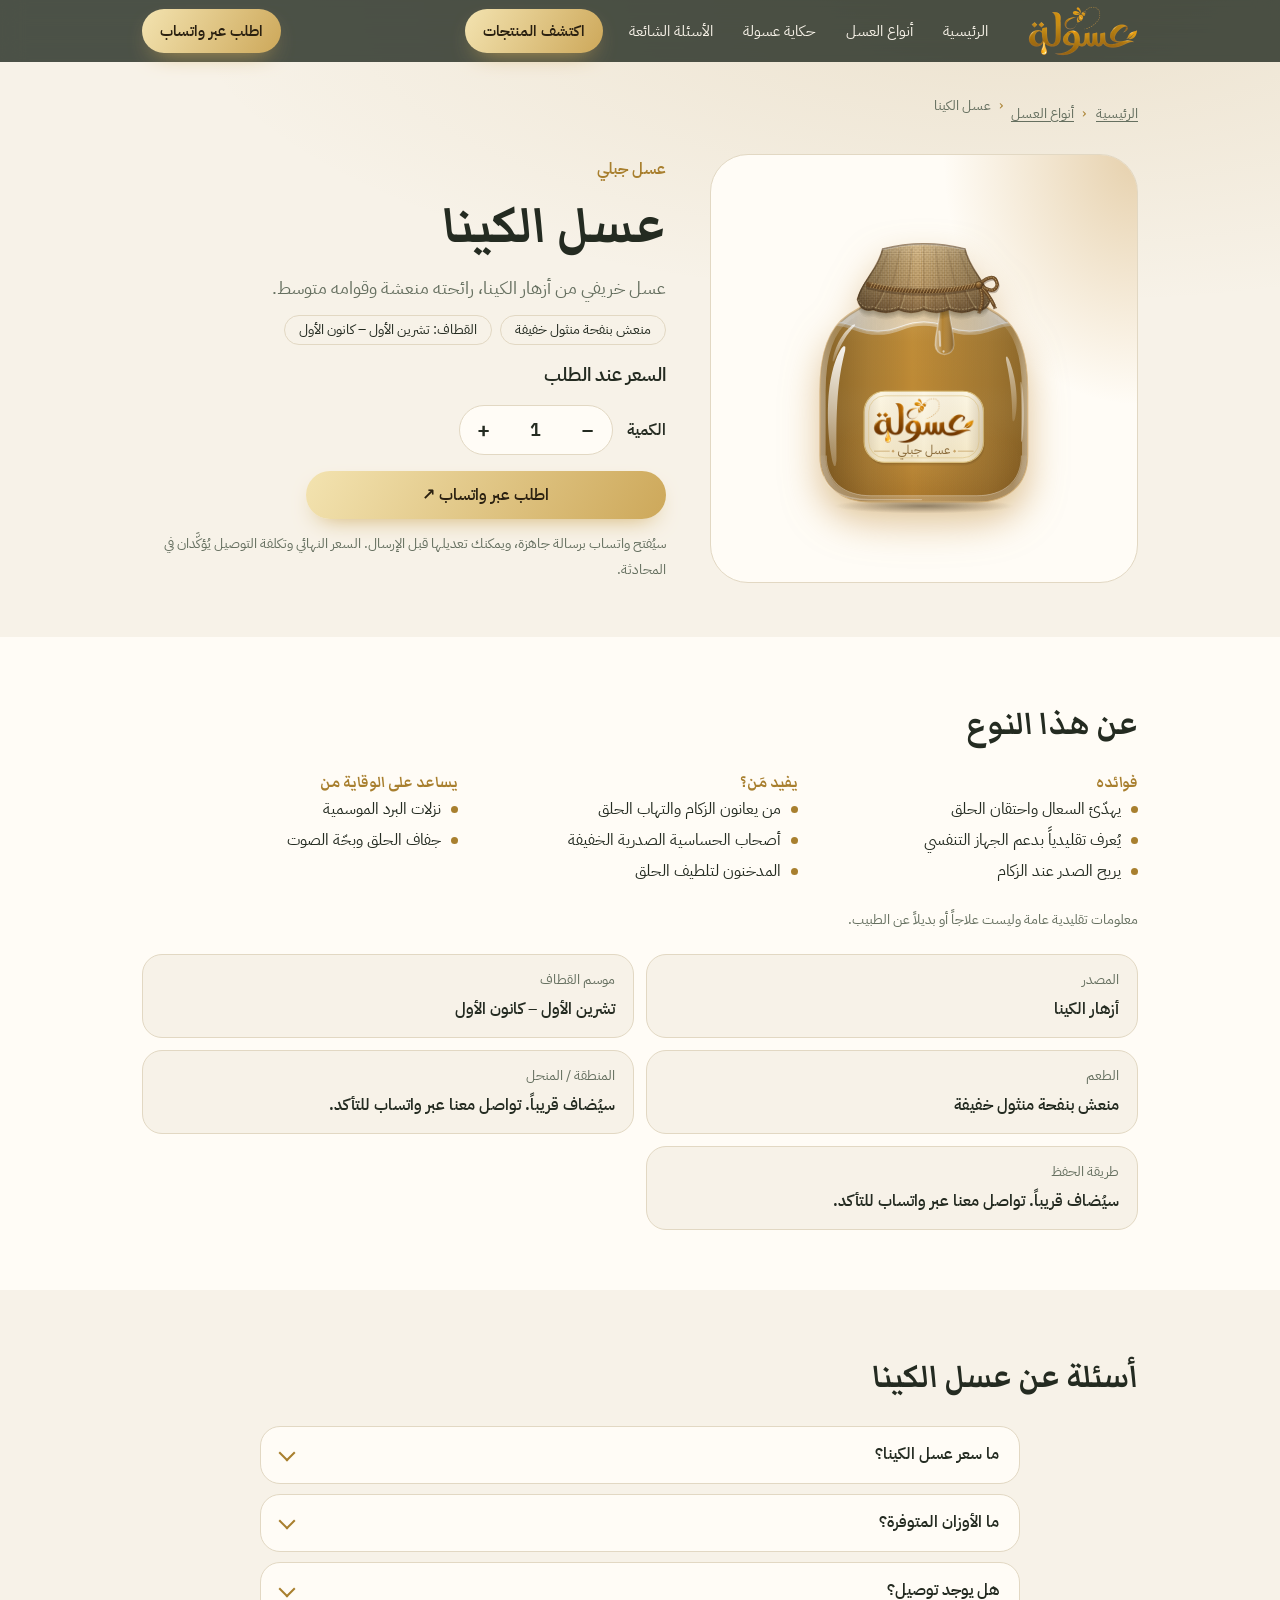
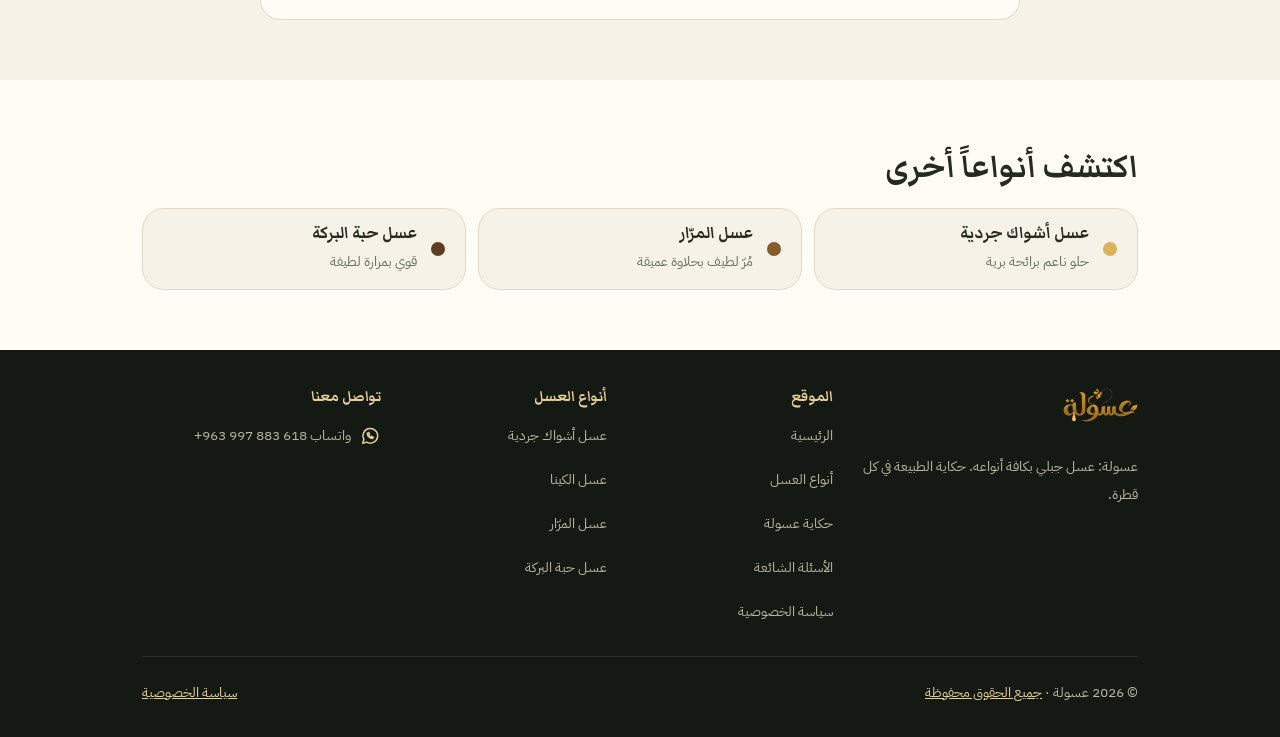
<file: docs/honey/kina/index.html>
<!DOCTYPE html>
<html lang="ar" dir="rtl">
<head>
<meta charset="utf-8">
<meta name="viewport" content="width=device-width, initial-scale=1, viewport-fit=cover">
<meta name="theme-color" content="#1B241A">
<title>عسل الكينا | عسولة</title>
<meta name="description" content="عسل الكينا: عسل خريفي من أزهار الكينا، رائحته منعشة وقوامه متوسط. الطعم: منعش بنفحة منثول خفيفة. القطاف: تشرين الأول – كانون الأول. اطلبه عبر واتساب من عسولة.">
<link rel="canonical" href="https://abedkhayyal97-design.github.io/asoula/honey/kina/">
<link rel="preload" as="image" type="image/webp" href="../../logo-dark-220.webp" imagesrcset="../../logo-dark-110.webp 1x, ../../logo-dark-220.webp 2x, ../../logo-dark-330.webp 3x" fetchpriority="high">
<link rel="preload" as="image" type="image/webp" href="../../logo-label-440.webp">
<link rel="preload" href="../../fonts/IBMPlexSansArabic-400-arabic.woff2" as="font" type="font/woff2" crossorigin>
<link rel="preload" href="../../fonts/MarkaziText-700-arabic.woff2" as="font" type="font/woff2" crossorigin>
<meta property="og:type" content="website"><meta property="og:locale" content="ar_SY"><meta property="og:site_name" content="عسولة"><meta property="og:title" content="عسل الكينا | عسولة"><meta property="og:description" content="عسل الكينا: عسل خريفي من أزهار الكينا، رائحته منعشة وقوامه متوسط. الطعم: منعش بنفحة منثول خفيفة. القطاف: تشرين الأول – كانون الأول. اطلبه عبر واتساب من عسولة."><meta property="og:url" content="https://abedkhayyal97-design.github.io/asoula/honey/kina/"><meta property="og:image" content="https://abedkhayyal97-design.github.io/asoula/og.jpg?v=6f170703"><meta property="og:image:width" content="1200"><meta property="og:image:height" content="630"><meta property="og:image:alt" content="عسل الكينا – عسولة">
<meta name="twitter:card" content="summary_large_image"><meta name="twitter:title" content="عسل الكينا | عسولة"><meta name="twitter:description" content="عسل الكينا: عسل خريفي من أزهار الكينا، رائحته منعشة وقوامه متوسط. الطعم: منعش بنفحة منثول خفيفة. القطاف: تشرين الأول – كانون الأول. اطلبه عبر واتساب من عسولة."><meta name="twitter:image" content="https://abedkhayyal97-design.github.io/asoula/og.jpg?v=6f170703">
<link rel="icon" href="../../favicon.svg" type="image/svg+xml"><link rel="icon" href="../../favicon.ico" sizes="any"><link rel="icon" href="../../favicon-32.png" sizes="32x32" type="image/png"><link rel="apple-touch-icon" href="../../apple-touch-icon.png"><link rel="manifest" href="../../site.webmanifest">
<script type="application/ld+json">[{"@context":"https://schema.org","@type":"Product","name":"عسل الكينا","description":"عسل خريفي من أزهار الكينا، رائحته منعشة وقوامه متوسط. الطعم: منعش بنفحة منثول خفيفة. القطاف: تشرين الأول – كانون الأول.","brand":{"@type":"Brand","name":"عسولة"},"url":"https://abedkhayyal97-design.github.io/asoula/honey/kina/"},{"@context":"https://schema.org","@type":"BreadcrumbList","itemListElement":[{"@type":"ListItem","position":1,"name":"الرئيسية","item":"https://abedkhayyal97-design.github.io/asoula/"},{"@type":"ListItem","position":2,"name":"أنواع العسل","item":"https://abedkhayyal97-design.github.io/asoula/#products"},{"@type":"ListItem","position":3,"name":"عسل الكينا","item":"https://abedkhayyal97-design.github.io/asoula/honey/kina/"}]}]</script>
<style>@font-face{font-family:IBM Plex Sans Arabic;font-style:normal;font-weight:400;font-display:swap;src:url(../../fonts/IBMPlexSansArabic-400-arabic.woff2) format("woff2");unicode-range:U+0600-06FF,U+0750-077F,U+0870-0891,U+0897-08E1,U+08E3-08FF,U+200C-200E,U+2010-2011,U+204F,U+2E41,U+FB50-FDFF,U+FE70-FE74,U+FE76-FEFC,U+102E0-102FB,U+10E60-10E7E,U+10EC2-10EC7,U+10EC9-10EEE,U+10EF0-10EFF,U+1EE00-1EE03,U+1EE05-1EE1F,U+1EE21-1EE22,U+1EE24,U+1EE27,U+1EE29-1EE32,U+1EE34-1EE37,U+1EE39,U+1EE3B,U+1EE42,U+1EE47,U+1EE49,U+1EE4B,U+1EE4D-1EE4F,U+1EE51-1EE52,U+1EE54,U+1EE57,U+1EE59,U+1EE5B,U+1EE5D,U+1EE5F,U+1EE61-1EE62,U+1EE64,U+1EE67-1EE6A,U+1EE6C-1EE72,U+1EE74-1EE77,U+1EE79-1EE7C,U+1EE7E,U+1EE80-1EE89,U+1EE8B-1EE9B,U+1EEA1-1EEA3,U+1EEA5-1EEA9,U+1EEAB-1EEBB,U+1EEF0-1EEF1}@font-face{font-family:IBM Plex Sans Arabic;font-style:normal;font-weight:400;font-display:swap;src:url(../../fonts/IBMPlexSansArabic-400-latin.woff2) format("woff2");unicode-range:U+0000-00FF,U+0131,U+0152-0153,U+02BB-02BC,U+02C6,U+02DA,U+02DC,U+0304,U+0308,U+0329,U+2000-206F,U+20AC,U+2122,U+2191,U+2193,U+2212,U+2215,U+FEFF,U+FFFD}@font-face{font-family:IBM Plex Sans Arabic;font-style:normal;font-weight:600;font-display:swap;src:url(../../fonts/IBMPlexSansArabic-600-arabic.woff2) format("woff2");unicode-range:U+0600-06FF,U+0750-077F,U+0870-0891,U+0897-08E1,U+08E3-08FF,U+200C-200E,U+2010-2011,U+204F,U+2E41,U+FB50-FDFF,U+FE70-FE74,U+FE76-FEFC,U+102E0-102FB,U+10E60-10E7E,U+10EC2-10EC7,U+10EC9-10EEE,U+10EF0-10EFF,U+1EE00-1EE03,U+1EE05-1EE1F,U+1EE21-1EE22,U+1EE24,U+1EE27,U+1EE29-1EE32,U+1EE34-1EE37,U+1EE39,U+1EE3B,U+1EE42,U+1EE47,U+1EE49,U+1EE4B,U+1EE4D-1EE4F,U+1EE51-1EE52,U+1EE54,U+1EE57,U+1EE59,U+1EE5B,U+1EE5D,U+1EE5F,U+1EE61-1EE62,U+1EE64,U+1EE67-1EE6A,U+1EE6C-1EE72,U+1EE74-1EE77,U+1EE79-1EE7C,U+1EE7E,U+1EE80-1EE89,U+1EE8B-1EE9B,U+1EEA1-1EEA3,U+1EEA5-1EEA9,U+1EEAB-1EEBB,U+1EEF0-1EEF1}@font-face{font-family:IBM Plex Sans Arabic;font-style:normal;font-weight:600;font-display:swap;src:url(../../fonts/IBMPlexSansArabic-600-latin.woff2) format("woff2");unicode-range:U+0000-00FF,U+0131,U+0152-0153,U+02BB-02BC,U+02C6,U+02DA,U+02DC,U+0304,U+0308,U+0329,U+2000-206F,U+20AC,U+2122,U+2191,U+2193,U+2212,U+2215,U+FEFF,U+FFFD}@font-face{font-family:Markazi Text;font-style:normal;font-weight:700;font-display:swap;src:url(../../fonts/MarkaziText-700-arabic.woff2) format("woff2");unicode-range:U+0600-06FF,U+0750-077F,U+0870-0891,U+0897-08E1,U+08E3-08FF,U+200C-200E,U+2010-2011,U+204F,U+2E41,U+FB50-FDFF,U+FE70-FE74,U+FE76-FEFC,U+102E0-102FB,U+10E60-10E7E,U+10EC2-10EC7,U+10EC9-10EEE,U+10EF0-10EFF,U+1EE00-1EE03,U+1EE05-1EE1F,U+1EE21-1EE22,U+1EE24,U+1EE27,U+1EE29-1EE32,U+1EE34-1EE37,U+1EE39,U+1EE3B,U+1EE42,U+1EE47,U+1EE49,U+1EE4B,U+1EE4D-1EE4F,U+1EE51-1EE52,U+1EE54,U+1EE57,U+1EE59,U+1EE5B,U+1EE5D,U+1EE5F,U+1EE61-1EE62,U+1EE64,U+1EE67-1EE6A,U+1EE6C-1EE72,U+1EE74-1EE77,U+1EE79-1EE7C,U+1EE7E,U+1EE80-1EE89,U+1EE8B-1EE9B,U+1EEA1-1EEA3,U+1EEA5-1EEA9,U+1EEAB-1EEBB,U+1EEF0-1EEF1}@font-face{font-family:Markazi Text;font-style:normal;font-weight:700;font-display:swap;src:url(../../fonts/MarkaziText-700-latin.woff2) format("woff2");unicode-range:U+0000-00FF,U+0131,U+0152-0153,U+02BB-02BC,U+02C6,U+02DA,U+02DC,U+0304,U+0308,U+0329,U+2000-206F,U+20AC,U+2122,U+2191,U+2193,U+2212,U+2215,U+FEFF,U+FFFD}:root{--bg:#F7F2E8;--pp:#FFFCF6;--ink:#242B21;--mu:#667060;--ln:#E2D8C3;--gd:#A87F2E;--fd:"Canela Arabic","Markazi Text",Georgia,serif;--fb:"Dahab Arabic ITF","IBM Plex Sans Arabic",system-ui,sans-serif}@media(prefers-color-scheme:dark){:root:not([data-theme=light]){--bg:#141A13;--pp:#1E271C;--ink:#EEE8D8;--mu:#A5AB98;--ln:#33402F;--gd:#D4AE5F}}:root[data-theme=dark]{--bg:#141A13;--pp:#1E271C;--ink:#EEE8D8;--mu:#A5AB98;--ln:#33402F;--gd:#D4AE5F}*{box-sizing:border-box;-webkit-tap-highlight-color:transparent}html{scroll-behavior:smooth;scroll-padding-top:calc(70px + env(safe-area-inset-top,0px))}body{margin:0;background:var(--bg);color:var(--ink);font:400 1.02rem/1.9 var(--fb);overflow-x:hidden}a{color:inherit;text-decoration:none}button{touch-action:manipulation;-webkit-user-select:none;user-select:none}:focus:not(:focus-visible){outline:none}:focus-visible{outline:2px solid var(--gd);outline-offset:3px}h1,h2,h3,.bd{font-family:var(--fd);font-weight:700;margin:0}.w{max-width:1040px;margin:auto;padding:0 22px}.hd{position:fixed;top:0;left:0;right:0;z-index:30;padding-top:env(safe-area-inset-top,0px);background:color-mix(in srgb,#1B241A 78%,transparent);backdrop-filter:blur(12px);-webkit-backdrop-filter:blur(12px);color:#f7f2e8}.hd :focus-visible{outline-color:#e6cf93}.hi{display:flex;justify-content:space-between;align-items:center;height:62px}.bd{display:flex;align-items:center;gap:10px;font-size:1.9rem;color:#e6cf93}.lg{width:42px;height:42px}.btn{display:inline-block;border:0;border-radius:999px;padding:12px 28px;font:600 1rem var(--fb);background:linear-gradient(120deg,#f3e3b0,#cda85a);color:#2a2010;box-shadow:0 10px 24px -12px #cda85a;transition:transform .3s;cursor:pointer;touch-action:manipulation}.btn:hover{transform:translateY(-2px)}.sm{padding:7px 18px;font-size:.92rem}.hero{position:relative;color:#f7f2e8;background:radial-gradient(110% 90% at 80% 10%,#3a4d33,#1b241a 65%);padding:calc(112px + env(safe-area-inset-top,0px)) 0 120px}.hg{display:grid;grid-template-columns:1.1fr .9fr;gap:24px;align-items:center}h1{font-size:clamp(3rem,8vw,5.6rem);line-height:1.2;margin:10px 0}h1 b{background:linear-gradient(120deg,#f3e3b0,#cda85a,#f3e3b0);-webkit-background-clip:text;background-clip:text;color:transparent}.hero p{color:#d9d5c3;max-width:30em;margin:0 0 24px}.ar{position:relative}.ar:before{content:"";position:absolute;inset:6%;border-radius:50%;background:radial-gradient(circle,#E0A93B55,transparent 66%)}.jar{--c:#D9B25A;position:relative;width:150px;height:auto;filter:drop-shadow(0 18px 18px color-mix(in srgb,var(--c) 50%,transparent))}.hero .jar{--c:#E0A93B;display:block;width:min(72%,250px);margin:auto;animation:fl 7s ease-in-out infinite}@keyframes fl{50%{transform:translateY(-12px) rotate(1.5deg)}}.wv{animation:wv 3.2s linear infinite}@keyframes wv{to{transform:translate(80px)}}.bb{fill:#fff;opacity:0;animation:bb 7s linear infinite}@keyframes bb{15%{opacity:.5}to{transform:translateY(-110px);opacity:0}}.dr{transform-box:fill-box;transform-origin:50% 0;animation:dr 5s ease-in-out infinite}@keyframes dr{50%{transform:scaleY(1.2)}}.liq{position:absolute;left:0;right:0;bottom:-1px;height:76px;overflow:hidden;direction:ltr}.liq svg{position:absolute;left:0;bottom:0;width:200%}.l1{height:100%;fill:#e6cf93;opacity:.5;animation:sl 17s linear infinite reverse}.l2{height:78%;fill:#cda85a;animation:sl 12s linear infinite}.l3{height:50%;fill:var(--bg);animation:sl 23s linear infinite}@keyframes sl{to{transform:translate(-50%)}}.band{direction:ltr;overflow:hidden;padding:14px 0 4px;color:var(--gd);font:700 1.5rem var(--fd);-webkit-mask-image:linear-gradient(90deg,transparent,#000 10%,#000 90%,transparent);mask-image:linear-gradient(90deg,transparent,#000 10%,#000 90%,transparent)}.tr{display:flex;width:max-content;animation:mq 30s linear infinite}.tr span{display:flex;align-items:center;white-space:nowrap}.tr span:after{content:"";width:9px;height:9px;margin:0 28px;background:var(--gd);border-radius:50% 50% 50% 0;transform:rotate(-45deg)}@keyframes mq{to{transform:translate(-50%)}}.sec{padding:60px 0}.k{color:var(--gd);font-weight:600}.mu{color:var(--mu)}h2{font-size:clamp(2.2rem,5vw,3.4rem);line-height:1.35;margin:2px 0 8px}.tabs{display:flex;flex-wrap:wrap;gap:8px;margin:24px 0 16px}.tabs button{display:flex;align-items:center;gap:8px;background:none;border:1px solid var(--ln);border-radius:999px;padding:7px 16px;font:600 1rem var(--fb);color:var(--mu);cursor:pointer;transition:.3s}.tabs i{width:12px;height:12px;border-radius:50%;background:var(--c)}.tabs [aria-selected=true]{color:var(--ink);border-color:var(--c);background:color-mix(in srgb,var(--c) 22%,var(--pp))}.stage{position:relative;overflow:hidden;border:1px solid var(--ln);border-radius:38px;background:var(--pp);padding:28px 22px;display:grid;gap:20px}.stage:before{content:"";position:absolute;inset:0;background:radial-gradient(70% 90% at 100% 0,color-mix(in srgb,var(--c) 34%,transparent),transparent 65%)}.stage>*{position:relative}.stage .jar{margin:auto}.stage h3{font-size:2.6rem;line-height:1.3}.stage p{margin:0}.ch{display:flex;flex-wrap:wrap;gap:8px;margin-top:10px}.ch b{font-weight:400;font-size:.9rem;border:1px solid var(--ln);border-radius:999px;padding:0 14px}.cols{display:grid;gap:14px;margin:20px 0}.col h4{margin:0;color:var(--gd);font:700 1.2rem var(--fd)}.col ul{list-style:none;margin:0;padding:0}.col li:before,.pt:before{content:"";display:inline-block;width:7px;height:7px;border-radius:50%;background:var(--gd);margin-inline-end:10px;vertical-align:middle}.nt{font-size:.85rem;color:var(--mu);margin:12px 0 0}.fade{animation:in .5s ease}@keyframes in{0%{opacity:0;transform:translateY(8px)}}.pts{list-style:none;padding:0;margin:14px 0 0}.pts li{margin-bottom:6px}.pts small{color:var(--mu);font-size:1rem}.bx{border:1px solid var(--ln);border-radius:24px;padding:18px 22px;background:var(--pp);color:var(--mu);font-size:.92rem;margin:0}.bx a{color:var(--gd);text-decoration:underline}.cta{background:radial-gradient(90% 120% at 50% 0,#3a4d33,#1b241a 70%);color:#f7f2e8;text-align:center;padding:70px 22px}.cta p{max-width:520px;margin:0 auto 22px;color:#d9d5c3}.cta small{display:block;margin-top:14px;color:#c9c5b2}.cta small span{direction:ltr;unicode-bidi:embed;color:#e6cf93}footer{background:#141a13;color:#b9b7a5;padding:22px 0 calc(22px + env(safe-area-inset-bottom,0px));font-size:.9rem}.fi{display:flex;justify-content:space-between;gap:10px;flex-wrap:wrap}.fi .bd{font-size:1.4rem}.fb{background:none;border:0;color:#e6cf93;font:inherit;text-decoration:underline;cursor:pointer;padding:0}dialog{border:1px solid var(--ln);border-radius:28px;background:var(--pp);color:var(--ink);padding:28px;text-align:center;max-width:340px}dialog::backdrop{background:#0008}dialog p{margin:0 0 14px}#bee{position:fixed;top:0;left:0;width:48px;height:48px;pointer-events:none;z-index:40}#bee svg{width:100%;height:100%;overflow:visible}.wg{transform-origin:28px 22px;animation:wf .09s infinite alternate}@keyframes wf{0%{transform:rotate(-18deg)}to{transform:rotate(14deg) scaleY(.7)}}@media(min-width:760px){.stage{grid-template-columns:200px 1fr;padding:36px}.cols{grid-template-columns:repeat(3,1fr);gap:24px}}@media(max-width:800px){.hg{grid-template-columns:1fr;text-align:center;gap:0}.hero p{margin-inline:auto}.ar{order:-1}}@media(prefers-reduced-motion:reduce){*{animation:none!important;transition:none!important;scroll-behavior:auto!important}}.sec,.cta{position:relative}.fw{position:absolute;bottom:var(--b,0);width:var(--w,44px);height:auto;aspect-ratio:60/84;pointer-events:none;z-index:1;overflow:visible;transform-origin:50% 100%;animation:sw 5.5s ease-in-out var(--d,0s) infinite alternate}@keyframes sw{0%{transform:rotate(-2.2deg)}to{transform:rotate(2.2deg)}}#bee{pointer-events:auto;cursor:grab;touch-action:none;-webkit-tap-highlight-color:transparent;border-radius:50%}#bee:after{content:"";position:absolute;inset:-12px}#bee:focus-visible{outline:2px solid #E6CF93;outline-offset:6px;box-shadow:0 0 0 8px #1b241a99}#bee.pr .wg{animation-duration:1.5s}#bee.ct{cursor:grabbing}#bee.ct .wg{animation-duration:.04s}#bbl{position:fixed;top:0;left:0;z-index:45;box-sizing:border-box;width:max-content;max-width:min(272px,calc(100vw - 16px));padding:11px 16px;border-radius:20px;background:var(--pp);color:var(--ink);border:1.5px solid var(--gd);box-shadow:0 14px 30px -14px #0009;font:600 .95rem/1.75 var(--fb);text-align:center;direction:rtl;opacity:0;pointer-events:none;transition:opacity .25s}#bbl.on{opacity:1;pointer-events:auto}#bbl:after{content:"";position:absolute;left:var(--tx,50%);bottom:-7.5px;width:12px;height:12px;background:var(--pp);border:solid var(--gd);border-width:0 1.5px 1.5px 0;transform:translate(-50%) rotate(45deg)}#bbl.bl:after{bottom:auto;top:-7.5px;border-width:1.5px 0 0 1.5px}#bbl .bc{display:block;margin-top:6px;color:var(--gd);font-weight:700;text-decoration:underline;text-underline-offset:3px}.jar,.lg,#bee svg,.fw{shape-rendering:geometricPrecision;text-rendering:geometricPrecision}.band{text-rendering:geometricPrecision}.hd .lg{width:auto;height:50px;display:block}.fi .lf{width:auto;height:34px;display:block}.hd picture,.fi picture{display:block;line-height:0}.sr{position:absolute;width:1px;height:1px;overflow:hidden;clip:rect(0 0 0 0);white-space:nowrap}.skip{position:absolute;top:-60px;right:12px;z-index:60;background:#f3e3b0;color:#2a2010;padding:10px 18px;border-radius:999px;font-weight:600}.skip:focus{top:8px}.btn{text-align:center}.btn.sm{display:inline-flex;align-items:center;justify-content:center;min-height:44px;white-space:nowrap}.btn.ol{background:none;box-shadow:none;border:1.5px solid var(--gd);color:var(--ink)}.btn.ol:hover{background:color-mix(in srgb,var(--gd) 14%,transparent)}.hero .btn.ol,.cta .btn.ol{border-color:#e6cf93;color:#f3e3b0}.hb{display:flex;flex-wrap:wrap;gap:12px;margin-top:6px}.cta .hb{justify-content:center}.hd .hi{gap:10px}.nv{display:none}.ha{display:flex;align-items:center;gap:8px;margin-inline-start:auto}.mb{width:44px;height:44px;border:0;background:none;display:flex;flex-direction:column;align-items:center;justify-content:center;gap:5px;cursor:pointer;padding:0;border-radius:12px}.mb span{display:block;width:22px;height:2px;border-radius:2px;background:#f3e3b0;transition:transform .25s,opacity .25s}.mb[aria-expanded=true] span:nth-child(1){transform:translateY(7px) rotate(45deg)}.mb[aria-expanded=true] span:nth-child(2){opacity:0}.mb[aria-expanded=true] span:nth-child(3){transform:translateY(-7px) rotate(-45deg)}.nv{position:absolute;top:100%;left:0;right:0;flex-direction:column;padding:6px 22px 18px;background:#1b241afa;border-bottom:1px solid #33402F;box-shadow:0 18px 30px -18px #000a}.nv.open{display:flex}.nv a:not(.btn){display:flex;align-items:center;min-height:48px;color:#f7f2e8;border-bottom:1px solid #ffffff14;font-weight:600}.nv a:not(.btn):hover{color:#e6cf93}.nv .nvb{margin-top:12px}@media(max-width:420px){.hm{display:none}}@media(max-width:359px){.hd .btn.sm{padding-inline:12px}.hd .w{padding:0 14px}}@media(min-width:900px){.mb{display:none}.nv,.nv.open{display:flex;position:static;flex-direction:row;align-items:center;gap:6px;padding:0;background:none;border:0;box-shadow:none;margin-inline-start:18px;margin-inline-end:auto}.nv a:not(.btn){border:0;padding:0 12px;min-height:44px;font-size:.95rem;font-weight:400;border-radius:999px;white-space:nowrap}.nv .nvb{margin:0 8px 0 0}.ha{margin-inline-start:0}}@media(max-width:899px){.nv .nvb{align-self:stretch}}.pg{list-style:none;margin:26px 0 0;padding:0;display:grid;gap:18px;grid-template-columns:1fr}.pc{position:relative;overflow:hidden;height:100%;display:flex;flex-direction:column;gap:8px;border:1px solid var(--ln);border-radius:28px;background:var(--pp);padding:22px 20px 20px}.pc:before{content:"";position:absolute;inset:0;background:radial-gradient(80% 60% at 100% 0,color-mix(in srgb,var(--c) 30%,transparent),transparent 70%);pointer-events:none}.pc>*{position:relative}.pc .jar{width:104px;margin:0 auto 2px}.pc .jar *{animation-play-state:paused}.pc:hover .jar *,.pc:focus-within .jar *{animation-play-state:running}.pc h3{font-size:1.9rem;line-height:1.3}.pc h3 a:hover{color:var(--gd)}.pd{margin:0;font-size:.95rem;line-height:1.8}.pp2{margin:2px 0 0;display:flex;flex-wrap:wrap;align-items:center;gap:4px 12px;font-size:.95rem}.pr{font-weight:600}.wl,.av{color:var(--mu);font-size:.88rem}.av{border:1px solid var(--ln);border-radius:999px;padding:0 12px}.pa{display:flex;flex-wrap:wrap;gap:8px;margin-top:auto;padding-top:10px}.pa .btn{flex:1 1 auto;padding-inline:14px}@media(min-width:560px){.pg{grid-template-columns:repeat(2,1fr)}}@media(min-width:1000px){.pg{grid-template-columns:repeat(4,1fr);gap:16px}.pc{padding:20px 16px 18px}.pc h3{font-size:1.6rem}}.sh{font-size:1.5rem;color:var(--gd);margin:18px 0 6px}.sec.alt{background:var(--pp)}.sec.alt .pc,.sec.alt .cmp{background:var(--bg)}.xl{display:inline-block;margin-top:14px;font-weight:600;color:var(--gd);text-decoration:underline;text-underline-offset:4px;min-height:44px;line-height:44px}.wy{list-style:none;margin:26px 0 0;padding:0;display:grid;gap:16px;grid-template-columns:1fr}.wy li{border:1px solid var(--ln);border-radius:24px;background:var(--bg);padding:20px}.wy .ic{color:var(--gd);width:34px;height:34px;display:block;margin-bottom:6px}.wy h3{font-size:1.5rem;line-height:1.4;margin:0 0 2px}.wy p{margin:0;font-size:.95rem;line-height:1.8}@media(min-width:560px){.wy{grid-template-columns:repeat(2,1fr)}}@media(min-width:1000px){.wy{grid-template-columns:repeat(4,1fr)}}.sg{display:grid;gap:26px;align-items:center}.sp{margin:0;border:1px solid var(--ln);border-radius:38px;background:var(--pp);display:grid;place-items:center;padding:28px;overflow:hidden;position:relative}.sp:before{content:"";position:absolute;inset:0;background:radial-gradient(70% 70% at 70% 20%,#E0A93B33,transparent 70%)}.sp .jar{position:relative;width:min(55%,200px);margin:auto}.spi{width:100%;height:auto;border-radius:24px;display:block}.og{margin-top:18px;border:1px solid var(--ln);border-radius:24px;background:var(--pp);padding:16px 20px}.og h3{font-size:1.4rem;margin:0 0 4px}.og p{margin:0 0 10px;font-size:.95rem}@media(min-width:800px){.sg{grid-template-columns:1.2fr .8fr}}.cmp{width:100%;margin-top:24px;border-collapse:separate;border-spacing:0;background:var(--pp);border:1px solid var(--ln);border-radius:24px;overflow:hidden}.cmp th,.cmp td{padding:14px 18px;text-align:start;vertical-align:top;border-bottom:1px solid var(--ln)}.cmp thead th{background:color-mix(in srgb,var(--gd) 14%,var(--pp));font:700 1.1rem var(--fd);color:var(--ink)}.cmp tbody tr:last-child>*{border-bottom:0}.cmp tbody th{font:700 1.15rem var(--fd);white-space:nowrap}.cmp tbody th i{display:inline-block;width:12px;height:12px;border-radius:50%;background:var(--c);margin-inline-end:8px}.cmp tbody th a{display:inline-flex;align-items:center;min-height:44px}.cmp tbody th a:hover{color:var(--gd)}@media(max-width:759px){.cmp,.cmp tbody,.cmp tr,.cmp td,.cmp tbody th{display:block}.cmp{background:none;border:0;border-radius:0}.cmp thead{display:none}.cmp tr{border:1px solid var(--ln);border-radius:22px;background:var(--bg);margin-bottom:14px;padding:6px 0;overflow:hidden}.cmp tbody th{border:0;padding:10px 18px 4px;font-size:1.4rem}.cmp td{display:flex;justify-content:space-between;gap:16px;border:0;padding:8px 18px}.cmp td:before{content:attr(data-l);color:var(--mu);flex:none;font-size:.9rem}.cmp td{border-top:1px dashed var(--ln)}}.fq{margin-top:22px;display:grid;gap:10px;max-width:760px;margin-inline:auto}.fq details{border:1px solid var(--ln);border-radius:20px;background:var(--pp);overflow:hidden}.sec.alt .fq details{background:var(--bg)}.fq summary{list-style:none;cursor:pointer;display:flex;justify-content:space-between;align-items:center;gap:14px;min-height:56px;padding:10px 20px;font-weight:600}.fq summary::-webkit-details-marker{display:none}.fq summary:after{content:"";flex:none;width:10px;height:10px;border:solid var(--gd);border-width:0 2px 2px 0;transform:rotate(45deg);transition:transform .25s;margin-top:-4px}.fq details[open] summary:after{transform:rotate(-135deg);margin-top:4px}.fq details[open] summary{color:var(--gd)}.fa{padding:0 20px 16px}.fa p{margin:0;color:var(--mu)}footer{padding:36px 0 calc(22px + env(safe-area-inset-bottom,0px))}.fg{display:grid;gap:26px;grid-template-columns:1fr 1fr}.fc1{grid-column:1/-1}.fc1 p{margin:10px 0 0;max-width:30em}.fh{font:700 1.15rem var(--fd);color:#e6cf93;margin:0 0 6px}footer ul{list-style:none;margin:0;padding:0}footer li a,footer .fwa{display:inline-flex;align-items:center;gap:8px;min-height:44px}footer a:hover{color:#e6cf93}footer .fb{min-height:44px;display:inline-flex;align-items:center}.fic{width:22px;height:22px;flex:none;color:#e6cf93}.ph{direction:ltr;unicode-bidi:isolate}.fdl{padding:6px 0;max-width:16em}.fb2{display:flex;flex-wrap:wrap;justify-content:space-between;align-items:center;gap:6px 18px;margin-top:22px;padding-top:14px;border-top:1px solid #ffffff1a}.fb2 a{display:inline-flex;align-items:center;min-height:44px;color:#e6cf93;text-decoration:underline}@media(min-width:800px){.fg{grid-template-columns:1.4fr 1fr 1fr 1.2fr}.fc1{grid-column:auto}}.pghd{padding:calc(92px + env(safe-area-inset-top,0px)) 0 54px;background:radial-gradient(110% 80% at 80% 0,color-mix(in srgb,var(--gd) 14%,transparent),transparent 60%)}.bc ol{list-style:none;margin:0 0 18px;padding:0;display:flex;flex-wrap:wrap;gap:2px 8px;font-size:.9rem;color:var(--mu)}.bc li+li:before{content:"\2039";margin-inline-end:8px;color:var(--gd)}.bc a{display:inline-flex;align-items:center;min-height:44px;text-decoration:underline;text-underline-offset:3px}.pgd{display:grid;gap:28px}.pgm{position:relative;border:1px solid var(--ln);border-radius:38px;background:var(--pp);padding:28px;display:grid;place-items:center;overflow:hidden;aspect-ratio:1/1;max-height:460px}.pgm:before{content:"";position:absolute;inset:0;background:radial-gradient(70% 90% at 100% 0,color-mix(in srgb,var(--c) 38%,transparent),transparent 65%)}.pgm .jar{position:relative;width:min(62%,230px);margin:auto}.ppi{position:relative;width:100%;height:100%;object-fit:cover;border-radius:24px}.pgs{display:flex;gap:10px;margin-top:10px;overflow-x:auto}.gi{width:84px;height:84px;object-fit:cover;border-radius:16px}.pin h1{font-size:clamp(2.6rem,7vw,4rem);line-height:1.2;margin:4px 0 6px}.lead{font-size:1.1rem;margin:0}.big{font-size:1.2rem;margin:12px 0}.wf{border:0;padding:0;margin:6px 0 12px;min-width:0}.wf legend{padding:0;font-weight:600;margin-bottom:6px}.wr{display:flex;flex-wrap:wrap;gap:8px}.wc{position:relative}.wc input{position:absolute;opacity:0;inset:0;width:100%;height:100%;margin:0;cursor:pointer}.wc span{display:inline-flex;align-items:center;justify-content:center;min-height:44px;min-width:64px;padding:0 18px;border:1px solid var(--ln);border-radius:999px;background:var(--pp);font-weight:600;color:var(--mu)}.wc input:checked+span{border-color:var(--gd);color:var(--ink);background:color-mix(in srgb,var(--gd) 18%,var(--pp))}.wc input:focus-visible+span{outline:2px solid var(--gd);outline-offset:3px}.qf{display:flex;align-items:center;gap:14px;margin:8px 0 16px}.qf label{font-weight:600}.qs{display:flex;align-items:center;border:1px solid var(--ln);border-radius:999px;background:var(--pp);overflow:hidden}.qs button{width:48px;height:48px;border:0;background:none;color:var(--ink);font:600 1.4rem var(--fb);cursor:pointer}.qs button:hover{background:color-mix(in srgb,var(--gd) 14%,transparent)}.qs input{width:56px;height:48px;border:0;background:none;text-align:center;font:600 1.1rem var(--fb);color:var(--ink);-moz-appearance:textfield}.qs input::-webkit-outer-spin-button,.qs input::-webkit-inner-spin-button{-webkit-appearance:none;margin:0}.ordb{display:block;max-width:360px}.h2s{font-size:clamp(1.9rem,4vw,2.5rem);margin:0 0 14px}.col h3{margin:0;color:var(--gd);font:700 1.2rem var(--fd)}.sp2{display:grid;gap:12px;margin:22px 0 0}.sp2>div{border:1px solid var(--ln);border-radius:20px;background:var(--bg);padding:12px 18px}.sp2 dt{color:var(--mu);font-size:.88rem}.sp2 dd{margin:0;font-weight:600}.ot{list-style:none;margin:0;padding:0;display:grid;gap:12px}.ot a{display:flex;align-items:center;gap:14px;min-height:64px;padding:12px 20px;border:1px solid var(--ln);border-radius:22px;background:var(--bg)}.ot a:hover{border-color:var(--c)}.ot i{width:14px;height:14px;border-radius:50%;background:var(--c);flex:none}.ot b{display:block;font:700 1.3rem var(--fd)}.ot small{color:var(--mu)}@media(min-width:800px){.pgd{grid-template-columns:.9fr 1.1fr;align-items:center;gap:44px}.sp2{grid-template-columns:repeat(2,1fr)}.ot{grid-template-columns:repeat(3,1fr)}}.prv{max-width:720px}.prv h1{font-size:clamp(2.6rem,7vw,3.8rem);margin:4px 0 6px}.prv .pl{padding-inline-start:22px}.prv p{margin:0 0 12px}.prv .h2s{margin-top:26px}.pc .ch b{border-radius:14px;line-height:1.7;padding:2px 14px}.tabs button{min-height:44px}.bc a{min-width:44px}footer li a{min-width:44px}@media(max-width:800px){.hb{justify-content:center}}
</style>
</head>
<body>
<svg width="0" height="0" style="position:absolute" aria-hidden="true"><defs><linearGradient id="sh" x2="1"><stop stop-opacity=".35"/><stop offset=".45" stop-opacity="0"/><stop offset="1" stop-opacity=".3"/></linearGradient><linearGradient id="gg" x2="1" y2="1"><stop stop-color="#F3E3B0"/><stop offset="1" stop-color="#CDA85A"/></linearGradient><pattern id="bl" width="4" height="4" patternUnits="userSpaceOnUse"><path d="M0 1H4M0 3H4" stroke="#6B4A26" stroke-opacity=".38" stroke-width=".8"/><path d="M1 0V4M3 0V4" stroke="#fff" stroke-opacity=".22" stroke-width=".8"/><path d="M0 0H2V2H0ZM2 2H4V4H2Z" fill="#fff" fill-opacity=".035"/><path d="M2 0H4V2H2ZM0 2H2V4H0Z" fill="#3A2A14" fill-opacity=".07"/></pattern><path id="wp" d="M0 30C100 0 200 0 300 30C400 60 500 60 600 30C700 0 800 0 900 30C1000 60 1100 60 1200 30V90H0Z"/><path id="bp" d="M60 56H140C140 70 150 74 166 84C184 96 190 120 190 150V206C190 232 172 246 146 246H54C28 246 10 232 10 206V150C10 120 16 96 34 84C50 74 60 70 60 56Z"/><path id="sk" d="M64 26Q100 17 136 26C140 44 154 54 158 70Q155 82 144 79Q133 84 122 79Q111 84 100 79Q89 84 78 79Q67 84 56 79Q45 82 42 70C46 54 60 44 64 26Z"/><clipPath id="jc"><use href="#bp"/></clipPath><clipPath id="kc"><use href="#sk"/></clipPath><clipPath id="lc"><rect x="48" y="150" width="104" height="62" rx="18"/></clipPath><linearGradient id="gb" x2="1"><stop stop-color="#fff" stop-opacity=".36"/><stop offset=".09" stop-color="#fff" stop-opacity=".2"/><stop offset=".5" stop-color="#fff" stop-opacity=".1"/><stop offset=".91" stop-color="#fff" stop-opacity=".2"/><stop offset="1" stop-color="#fff" stop-opacity=".34"/></linearGradient><radialGradient id="cs"><stop stop-color="#1B1208" stop-opacity=".42"/><stop offset=".6" stop-color="#1B1208" stop-opacity=".16"/><stop offset="1" stop-color="#1B1208" stop-opacity="0"/></radialGradient><linearGradient id="gw" x2="1"><stop stop-color="#fff" stop-opacity=".4"/><stop offset=".07" stop-color="#fff" stop-opacity=".2"/><stop offset=".2" stop-color="#fff" stop-opacity="0"/><stop offset=".8" stop-color="#fff" stop-opacity="0"/><stop offset=".93" stop-color="#fff" stop-opacity=".14"/><stop offset="1" stop-color="#fff" stop-opacity=".42"/></linearGradient><linearGradient id="gt" x2="0" y2="1"><stop stop-color="#fff" stop-opacity=".05"/><stop offset="1" stop-color="#fff" stop-opacity=".24"/></linearGradient><linearGradient id="hv" x2="0" y2="1"><stop stop-color="#FFE9B0" stop-opacity=".1"/><stop offset=".1" stop-color="#FFE9B0" stop-opacity=".02"/><stop offset=".32" stop-color="#fff" stop-opacity="0"/><stop offset=".6" stop-color="#7A4208" stop-opacity=".1"/><stop offset="1" stop-color="#6B3A06" stop-opacity=".34"/></linearGradient><linearGradient id="hs" x2="1"><stop stop-color="#FFE2A0" stop-opacity="0"/><stop offset=".26" stop-color="#FFE2A0" stop-opacity=".05"/><stop offset=".42" stop-color="#FFE2A0" stop-opacity="0"/><stop offset=".78" stop-color="#FFE2A0" stop-opacity=".05"/><stop offset="1" stop-color="#FFE2A0" stop-opacity="0"/></linearGradient><radialGradient id="hg" cx=".5" cy=".5" r=".5"><stop stop-color="#FFD98A" stop-opacity=".12"/><stop offset="1" stop-color="#FFD98A" stop-opacity="0"/></radialGradient><linearGradient id="hl" x2="0" y2="1"><stop stop-color="#fff" stop-opacity=".92"/><stop offset=".6" stop-color="#fff" stop-opacity=".5"/><stop offset="1" stop-color="#fff" stop-opacity=".22"/></linearGradient><linearGradient id="dg" x2="1"><stop stop-color="#fff" stop-opacity=".5"/><stop offset=".4" stop-color="#fff" stop-opacity="0"/><stop offset="1" stop-color="#2A1608" stop-opacity=".32"/></linearGradient><radialGradient id="bu" cx=".34" cy=".3" r=".75"><stop stop-color="#fff" stop-opacity=".95"/><stop offset=".3" stop-color="#fff" stop-opacity=".25"/><stop offset=".8" stop-color="#fff" stop-opacity=".12"/><stop offset="1" stop-color="#fff" stop-opacity=".7"/></radialGradient><linearGradient id="pa" x2="0" y2="1"><stop stop-color="#FCF6E4"/><stop offset="1" stop-color="#F3E7C6"/></linearGradient><linearGradient id="pc" x2="1"><stop stop-color="#5A3C1E" stop-opacity=".16"/><stop offset=".14" stop-color="#5A3C1E" stop-opacity="0"/><stop offset=".5" stop-color="#fff" stop-opacity=".14"/><stop offset=".86" stop-color="#5A3C1E" stop-opacity="0"/><stop offset="1" stop-color="#5A3C1E" stop-opacity=".2"/></linearGradient><linearGradient id="lf" x2="0" y2="1"><stop stop-color="#DDBC82"/><stop offset=".45" stop-color="#C9A56A"/><stop offset="1" stop-color="#AE8650"/></linearGradient><linearGradient id="lv" x2="0" y2="1"><stop stop-color="#fff" stop-opacity=".1"/><stop offset=".28" stop-color="#fff" stop-opacity="0"/><stop offset=".62" stop-color="#2A1608" stop-opacity="0"/><stop offset="1" stop-color="#2A1608" stop-opacity=".3"/></linearGradient><radialGradient id="kn" cx=".4" cy=".35" r=".7"><stop stop-color="#A97B3F"/><stop offset="1" stop-color="#4A3018"/></radialGradient><linearGradient id="wgd" x2="1" y2="1"><stop stop-color="#fff" stop-opacity=".95"/><stop offset="1" stop-color="#D8E8D6" stop-opacity=".6"/></linearGradient><radialGradient id="bbg" cx=".38" cy=".28" r=".85"><stop stop-color="#FBDC84"/><stop offset=".55" stop-color="#F2C14E"/><stop offset="1" stop-color="#D99A2B"/></radialGradient><radialGradient id="bhd" cx=".35" cy=".3" r=".85"><stop stop-color="#5A4224"/><stop offset="1" stop-color="#2A1D0D"/></radialGradient><g id="jlg"><image href="../../logo-label-440.webp" x="56" y="155.5" width="88" height="40.1" preserveAspectRatio="xMidYMid meet"/></g><g id="jb"><ellipse cx="100" cy="250" rx="78" ry="6.5" fill="url(#cs)"/><use href="#bp" fill="url(#gb)"/><use href="#bp" fill="none" stroke="#B98A43" stroke-opacity=".5" stroke-width="2"/></g><g id="jf"><g clip-path="url(#jc)"><use href="#sk" fill="#1B1208" fill-opacity=".055" transform="translate(0 1)"/><use href="#sk" fill="#1B1208" fill-opacity=".055" transform="translate(0 2)"/><use href="#sk" fill="#1B1208" fill-opacity=".055" transform="translate(0 3)"/><use href="#sk" fill="#1B1208" fill-opacity=".055" transform="translate(0 4)"/><use href="#sk" fill="#1B1208" fill-opacity=".055" transform="translate(0 5)"/><use href="#sk" fill="#1B1208" fill-opacity=".055" transform="translate(0 6.2)"/><rect y="50" width="200" height="210" fill="url(#sh)"/><rect y="50" width="200" height="210" fill="url(#hs)"/><ellipse cx="100" cy="212" rx="86" ry="46" fill="url(#hg)"/></g><use href="#bp" fill="none" stroke="url(#gw)" stroke-width="9" clip-path="url(#jc)"/><path d="M10 206C10 232 28 246 54 246H146C172 246 190 232 190 206L185 206C185 229 169 241 146 241H54C31 241 15 229 15 206Z" fill="url(#gt)"/><path d="M15 206C15 229 31 241 54 241H146C169 241 185 229 185 206" fill="none" stroke="#fff" stroke-opacity=".4" stroke-width=".7"/><path d="M13 224C16 236 30 244.4 52 244.4H98" fill="none" stroke="#fff" stroke-opacity=".28" stroke-width="1.1" stroke-linecap="round"/><path d="M30.37 110.7C30.01 111.05 28.81 112.03 28.2 112.81C27.58 113.58 27.16 114.47 26.68 115.34C26.2 116.21 25.75 117.12 25.32 118.04C24.89 118.97 24.48 119.92 24.09 120.89C23.69 121.86 23.32 122.85 22.96 123.86C22.6 124.87 22.26 125.9 21.94 126.95C21.61 128 21.3 129.07 21.01 130.15C20.71 131.23 20.43 132.34 20.17 133.45C19.9 134.57 19.65 135.71 19.42 136.86C19.18 138.01 18.96 139.18 18.75 140.36C18.55 141.54 18.36 142.73 18.18 143.94C18 145.15 17.84 146.38 17.68 147.62C17.53 148.85 17.4 150.11 17.28 151.37C17.15 152.64 17.04 153.91 16.95 155.21C16.85 156.5 16.77 157.8 16.7 159.11C16.63 160.43 16.58 161.75 16.54 163.09C16.5 164.43 16.47 165.78 16.45 167.14C16.44 168.5 16.44 169.87 16.45 171.25C16.46 172.63 16.48 174.02 16.52 175.42C16.56 176.82 16.61 178.23 16.68 179.65C16.74 181.07 16.82 182.5 16.91 183.94C17 185.38 17.11 186.82 17.22 188.28C17.34 189.73 17.47 191.19 17.62 192.66C17.77 194.13 17.93 195.6 18.11 197.09C18.29 198.57 18.48 200.06 18.69 201.55C18.9 203.05 19.13 204.55 19.39 206.06C19.65 207.56 19.84 209.08 20.25 210.58C20.65 212.09 21.54 214.32 21.8 215.07L23.2 214.93C23.3 214.15 23.72 211.78 23.84 210.24C23.95 208.7 23.88 207.19 23.88 205.68C23.89 204.16 23.88 202.66 23.87 201.17C23.86 199.68 23.85 198.2 23.84 196.73C23.84 195.25 23.83 193.79 23.83 192.34C23.83 190.89 23.83 189.45 23.83 188.01C23.83 186.58 23.84 185.16 23.86 183.75C23.87 182.34 23.89 180.94 23.91 179.55C23.93 178.16 23.96 176.78 23.99 175.41C24.03 174.04 24.07 172.69 24.11 171.34C24.16 170 24.21 168.67 24.26 167.35C24.32 166.03 24.38 164.72 24.45 163.42C24.52 162.12 24.59 160.84 24.67 159.57C24.75 158.3 24.83 157.04 24.93 155.79C25.02 154.55 25.12 153.32 25.22 152.1C25.33 150.88 25.44 149.67 25.55 148.48C25.67 147.29 25.79 146.11 25.92 144.95C26.05 143.78 26.19 142.63 26.33 141.5C26.48 140.36 26.63 139.24 26.78 138.13C26.94 137.03 27.1 135.93 27.27 134.85C27.43 133.78 27.61 132.71 27.79 131.66C27.97 130.61 28.16 129.58 28.35 128.56C28.54 127.54 28.74 126.53 28.95 125.54C29.15 124.55 29.36 123.57 29.57 122.61C29.78 121.64 30 120.69 30.22 119.75C30.44 118.81 30.67 117.89 30.88 116.97C31.1 116.05 31.39 115.18 31.51 114.23C31.64 113.29 31.61 111.79 31.63 111.3Z" fill="url(#hl)"/><path d="M171.53 120.16C171.53 120.51 171.51 121.58 171.58 122.27C171.64 122.95 171.81 123.6 171.93 124.27C172.05 124.94 172.19 125.6 172.31 126.26C172.44 126.93 172.57 127.59 172.7 128.25C172.82 128.92 172.95 129.58 173.07 130.24C173.19 130.91 173.32 131.57 173.43 132.24C173.55 132.9 173.67 133.57 173.78 134.23C173.89 134.9 174 135.56 174.11 136.23C174.22 136.9 174.32 137.56 174.42 138.23C174.53 138.9 174.62 139.56 174.72 140.23C174.81 140.9 174.91 141.57 175 142.23C175.08 142.9 175.17 143.57 175.25 144.24C175.34 144.9 175.42 145.57 175.49 146.24C175.57 146.91 175.64 147.57 175.71 148.24C175.78 148.91 175.85 149.58 175.91 150.24C175.98 150.91 176.04 151.57 176.1 152.24C176.15 152.91 176.21 153.57 176.26 154.24C176.31 154.9 176.36 155.57 176.41 156.23C176.45 156.9 176.49 157.56 176.53 158.22C176.57 158.88 176.61 159.55 176.64 160.21C176.68 160.87 176.71 161.53 176.74 162.19C176.76 162.85 176.79 163.51 176.81 164.16C176.84 164.82 176.86 165.48 176.88 166.13C176.9 166.79 176.91 167.44 176.93 168.1C176.94 168.75 176.96 169.4 176.97 170.06C176.99 170.71 177 171.36 177.02 172.01C177.04 172.66 177.02 173.3 177.1 173.96C177.18 174.62 177.44 175.61 177.5 175.94L178.5 176.06C178.63 175.74 179.09 174.81 179.3 174.17C179.5 173.53 179.59 172.87 179.71 172.22C179.84 171.57 179.94 170.91 180.04 170.25C180.13 169.58 180.22 168.92 180.3 168.25C180.37 167.59 180.44 166.92 180.5 166.24C180.56 165.57 180.61 164.9 180.66 164.22C180.7 163.55 180.74 162.87 180.76 162.19C180.79 161.51 180.81 160.83 180.83 160.14C180.84 159.46 180.85 158.78 180.84 158.09C180.84 157.41 180.83 156.72 180.82 156.03C180.8 155.34 180.78 154.66 180.75 153.97C180.72 153.28 180.68 152.59 180.64 151.9C180.59 151.21 180.54 150.52 180.48 149.83C180.43 149.14 180.36 148.45 180.29 147.76C180.21 147.07 180.14 146.38 180.05 145.69C179.96 145 179.87 144.31 179.77 143.62C179.67 142.94 179.56 142.25 179.44 141.56C179.33 140.88 179.21 140.19 179.08 139.51C178.95 138.82 178.81 138.14 178.67 137.46C178.52 136.78 178.37 136.1 178.22 135.42C178.06 134.74 177.89 134.07 177.72 133.39C177.55 132.72 177.37 132.05 177.18 131.38C176.99 130.71 176.8 130.04 176.59 129.38C176.39 128.71 176.18 128.05 175.96 127.4C175.74 126.74 175.51 126.09 175.27 125.44C175.03 124.79 174.78 124.14 174.52 123.5C174.25 122.86 174.02 122.21 173.68 121.6C173.34 120.99 172.68 120.14 172.47 119.84Z" fill="url(#hl)" fill-opacity=".62"/><path d="M39.75 91.68C39.55 91.76 38.92 91.96 38.54 92.15C38.16 92.34 37.82 92.6 37.48 92.84C37.13 93.08 36.8 93.33 36.46 93.59C36.13 93.85 35.81 94.12 35.48 94.4C35.16 94.67 34.85 94.96 34.53 95.25C34.22 95.54 33.92 95.84 33.61 96.14C33.31 96.45 33.01 96.76 32.72 97.07C32.43 97.39 32.14 97.71 31.86 98.04C31.57 98.37 31.29 98.71 31.02 99.05C30.74 99.39 30.47 99.74 30.21 100.09C29.94 100.44 29.68 100.8 29.43 101.16C29.17 101.52 28.92 101.89 28.67 102.27C28.42 102.64 28.18 103.02 27.94 103.4C27.7 103.79 27.47 104.18 27.24 104.57C27.01 104.97 26.79 105.36 26.57 105.77C26.35 106.17 26.13 106.58 25.92 107C25.71 107.41 25.5 107.83 25.3 108.25C25.1 108.67 24.9 109.1 24.71 109.53C24.51 109.97 24.32 110.4 24.14 110.85C23.95 111.29 23.77 111.73 23.6 112.18C23.42 112.63 23.25 113.09 23.09 113.55C22.92 114.01 22.76 114.47 22.6 114.94C22.44 115.4 22.29 115.88 22.14 116.35C22 116.83 21.85 117.31 21.72 117.79C21.58 118.28 21.45 118.77 21.32 119.26C21.2 119.75 21.08 120.25 20.97 120.75C20.86 121.26 20.73 121.76 20.67 122.28C20.61 122.8 20.62 123.62 20.62 123.89L21.38 124.11C21.52 123.88 21.97 123.2 22.2 122.74C22.44 122.28 22.61 121.8 22.81 121.34C23.01 120.87 23.2 120.41 23.39 119.95C23.58 119.49 23.77 119.03 23.96 118.58C24.15 118.13 24.34 117.68 24.54 117.23C24.73 116.79 24.92 116.35 25.11 115.91C25.31 115.47 25.5 115.04 25.7 114.61C25.89 114.18 26.09 113.75 26.28 113.33C26.48 112.91 26.68 112.49 26.88 112.08C27.08 111.67 27.28 111.26 27.49 110.85C27.69 110.45 27.9 110.05 28.1 109.65C28.31 109.25 28.52 108.86 28.73 108.47C28.94 108.08 29.15 107.69 29.36 107.31C29.58 106.93 29.79 106.55 30.01 106.18C30.23 105.81 30.44 105.44 30.67 105.07C30.89 104.7 31.11 104.34 31.33 103.98C31.56 103.63 31.79 103.27 32.02 102.92C32.25 102.57 32.48 102.23 32.71 101.88C32.94 101.54 33.18 101.2 33.42 100.87C33.65 100.53 33.9 100.2 34.14 99.87C34.38 99.54 34.63 99.22 34.87 98.89C35.12 98.57 35.37 98.26 35.62 97.94C35.87 97.62 36.13 97.31 36.39 97C36.64 96.7 36.9 96.39 37.16 96.09C37.42 95.78 37.69 95.48 37.95 95.18C38.22 94.88 38.49 94.59 38.76 94.29C39.02 93.99 39.31 93.71 39.56 93.38C39.81 93.05 40.13 92.49 40.25 92.32Z" fill="url(#hl)" fill-opacity=".8"/><path d="M184.2 142.04C184.19 142.33 184.13 143.2 184.13 143.78C184.13 144.37 184.18 144.94 184.21 145.53C184.23 146.11 184.27 146.69 184.3 147.28C184.33 147.87 184.36 148.45 184.39 149.04C184.42 149.63 184.45 150.23 184.47 150.82C184.5 151.41 184.53 152.01 184.56 152.61C184.58 153.2 184.61 153.8 184.63 154.4C184.66 155 184.68 155.61 184.7 156.21C184.73 156.82 184.75 157.42 184.77 158.03C184.79 158.64 184.81 159.25 184.82 159.86C184.84 160.47 184.85 161.08 184.87 161.7C184.88 162.31 184.9 162.93 184.91 163.54C184.92 164.16 184.93 164.78 184.94 165.4C184.95 166.02 184.96 166.64 184.96 167.26C184.97 167.88 184.97 168.51 184.98 169.13C184.98 169.76 184.98 170.38 184.98 171.01C184.98 171.64 184.98 172.27 184.98 172.89C184.98 173.52 184.98 174.15 184.97 174.79C184.97 175.42 184.96 176.05 184.95 176.68C184.95 177.32 184.94 177.95 184.93 178.59C184.92 179.22 184.9 179.86 184.89 180.49C184.88 181.13 184.87 181.77 184.85 182.4C184.84 183.04 184.82 183.68 184.8 184.32C184.79 184.96 184.77 185.6 184.75 186.24C184.73 186.88 184.71 187.52 184.69 188.17C184.68 188.81 184.66 189.45 184.64 190.09C184.62 190.74 184.59 191.38 184.6 192.03C184.61 192.67 184.68 193.65 184.7 193.97L185.3 194.03C185.37 193.71 185.62 192.76 185.73 192.12C185.85 191.48 185.91 190.84 185.99 190.19C186.07 189.55 186.14 188.91 186.21 188.27C186.28 187.63 186.34 186.98 186.4 186.34C186.46 185.7 186.52 185.06 186.57 184.42C186.62 183.77 186.67 183.13 186.71 182.49C186.76 181.85 186.8 181.21 186.84 180.57C186.87 179.93 186.91 179.29 186.94 178.65C186.97 178.01 187 177.37 187.02 176.74C187.05 176.1 187.07 175.46 187.09 174.82C187.11 174.19 187.12 173.55 187.14 172.92C187.15 172.28 187.16 171.65 187.16 171.02C187.17 170.39 187.17 169.76 187.17 169.13C187.17 168.5 187.17 167.87 187.16 167.24C187.16 166.61 187.15 165.98 187.13 165.36C187.12 164.74 187.11 164.11 187.09 163.49C187.07 162.87 187.05 162.25 187.02 161.63C187 161.01 186.97 160.39 186.94 159.78C186.91 159.16 186.87 158.55 186.84 157.93C186.8 157.32 186.76 156.71 186.72 156.1C186.67 155.49 186.63 154.89 186.58 154.28C186.53 153.68 186.47 153.08 186.42 152.48C186.36 151.88 186.3 151.28 186.24 150.68C186.17 150.09 186.11 149.49 186.03 148.9C185.96 148.31 185.89 147.72 185.81 147.14C185.73 146.55 185.65 145.97 185.55 145.39C185.46 144.81 185.39 144.23 185.26 143.66C185.14 143.09 184.88 142.25 184.8 141.96Z" fill="#fff" fill-opacity=".34"/><rect x="49" y="152.6" width="104" height="62" rx="18" fill="#3A2A14" fill-opacity=".1"/><rect x="48.4" y="151.4" width="104" height="62" rx="18" fill="#3A2A14" fill-opacity=".1"/><rect x="48" y="150" width="104" height="62" rx="18" fill="url(#pa)" stroke="#D9BE7C"/><rect x="48" y="150" width="104" height="62" rx="18" fill="url(#pc)"/><rect x="52" y="154" width="96" height="54" rx="14" fill="none" stroke="#D9BE7C" stroke-opacity=".8" stroke-width=".6"/><path d="M57 202.2H70M130 202.2H143" stroke="#C9A56A" stroke-width=".7" stroke-linecap="round"/><path d="M71.8 202.2l1.4-1.4 1.4 1.4-1.4 1.4zM125.4 202.2l1.4-1.4 1.4 1.4-1.4 1.4z" fill="#C9A56A"/><use href="#jlg"/><text x="100" y="205" text-anchor="middle" font-size="11" fill="#8A6B3A" text-rendering="geometricPrecision" style="font-family:'Dahab Arabic ITF','IBM Plex Sans Arabic',sans-serif">عسل جبلي</text><use href="#sk" fill="url(#lf)" stroke="#6B4A26" stroke-opacity=".62" stroke-width="1"/><use href="#sk" fill="url(#bl)"/><use href="#sk" fill="url(#sh)"/><use href="#sk" fill="url(#lv)"/><g clip-path="url(#kc)"><path d="M64.8 61.94Q61.72 70.27 56 78.6" stroke="#4A3018" stroke-opacity=".2" stroke-width="2.2" stroke-linecap="round" fill="none"/><path d="M66.5 61.94Q63.42 70.27 57.7 78" stroke="#F3E3B0" stroke-opacity=".2" stroke-width="1.2" stroke-linecap="round" fill="none"/><path d="M82.4 64.16Q80.86 71.38 78 78.6" stroke="#4A3018" stroke-opacity=".2" stroke-width="2.2" stroke-linecap="round" fill="none"/><path d="M84.1 64.16Q82.56 71.38 79.7 78" stroke="#F3E3B0" stroke-opacity=".2" stroke-width="1.2" stroke-linecap="round" fill="none"/><path d="M100 64.9Q100 71.75 100 78.6" stroke="#4A3018" stroke-opacity=".2" stroke-width="2.2" stroke-linecap="round" fill="none"/><path d="M101.7 64.9Q101.7 71.75 101.7 78" stroke="#F3E3B0" stroke-opacity=".2" stroke-width="1.2" stroke-linecap="round" fill="none"/><path d="M117.6 64.16Q119.14 71.38 122 78.6" stroke="#4A3018" stroke-opacity=".2" stroke-width="2.2" stroke-linecap="round" fill="none"/><path d="M119.3 64.16Q120.84 71.38 123.7 78" stroke="#F3E3B0" stroke-opacity=".2" stroke-width="1.2" stroke-linecap="round" fill="none"/><path d="M135.2 61.94Q138.28 70.27 144 78.6" stroke="#4A3018" stroke-opacity=".2" stroke-width="2.2" stroke-linecap="round" fill="none"/><path d="M136.9 61.94Q139.98 70.27 145.7 78" stroke="#F3E3B0" stroke-opacity=".2" stroke-width="1.2" stroke-linecap="round" fill="none"/><path d="M72.94 63.15Q70.56 72.33 67 81.5" stroke="#4A3018" stroke-opacity=".11" stroke-width="1.5" stroke-linecap="round" fill="none"/><path d="M90.98 64.71Q90.19 73.1 89 81.5" stroke="#4A3018" stroke-opacity=".11" stroke-width="1.5" stroke-linecap="round" fill="none"/><path d="M109.02 64.71Q109.81 73.1 111 81.5" stroke="#4A3018" stroke-opacity=".11" stroke-width="1.5" stroke-linecap="round" fill="none"/><path d="M127.06 63.15Q129.44 72.33 133 81.5" stroke="#4A3018" stroke-opacity=".11" stroke-width="1.5" stroke-linecap="round" fill="none"/><path d="M68.5 29.3Q65.35 40 58 56.29" stroke="#4A3018" stroke-opacity=".13" stroke-width="1.5" stroke-linecap="round" fill="none"/><path d="M79 27.7Q76.9 40 72 58.63" stroke="#4A3018" stroke-opacity=".13" stroke-width="1.5" stroke-linecap="round" fill="none"/><path d="M89.5 26.1Q88.45 40 86 60.03" stroke="#4A3018" stroke-opacity=".13" stroke-width="1.5" stroke-linecap="round" fill="none"/><path d="M100 24.5Q100 40 100 60.5" stroke="#4A3018" stroke-opacity=".13" stroke-width="1.5" stroke-linecap="round" fill="none"/><path d="M110.5 26.1Q111.55 40 114 60.03" stroke="#4A3018" stroke-opacity=".13" stroke-width="1.5" stroke-linecap="round" fill="none"/><path d="M121 27.7Q123.1 40 128 58.63" stroke="#4A3018" stroke-opacity=".13" stroke-width="1.5" stroke-linecap="round" fill="none"/><path d="M131.5 29.3Q134.65 40 142 56.29" stroke="#4A3018" stroke-opacity=".13" stroke-width="1.5" stroke-linecap="round" fill="none"/><path d="M64 26.4Q100 17.4 136 26.4" stroke="#fff" stroke-opacity=".38" stroke-width="1.8" fill="none" stroke-linecap="round"/><use href="#sk" fill="none" stroke="#3A2A14" stroke-opacity=".3" stroke-width="2.4" transform="translate(0 -.3)"/><use href="#sk" fill="none" stroke="#F3E3B0" stroke-opacity=".45" stroke-width=".7" stroke-dasharray="1.6 1.3" transform="translate(0 -2.8)"/></g><path d="M52 57Q100 68 148 57" stroke="#2A1608" stroke-opacity=".3" stroke-width="4.4" fill="none" stroke-linecap="round" transform="translate(0 2.2)"/><path d="M52 57Q100 68 148 57" stroke="#6B4A26" stroke-width="4.5" fill="none" stroke-linecap="round"/><path d="M52 57Q100 68 148 57" stroke="#4A3018" stroke-width="1" stroke-opacity=".5" fill="none" transform="translate(0 1.4)"/><path d="M53.6 59.46L55.4 55.66M56.09 59.98L57.89 56.18M58.59 60.48L60.39 56.68M61.08 60.95L62.88 57.15M63.58 61.39L65.38 57.59M66.08 61.8L67.88 58M68.57 62.18L70.37 58.38M71.07 62.52L72.87 58.72M73.56 62.84L75.36 59.04M76.06 63.13L77.86 59.33M78.56 63.39L80.36 59.59M81.05 63.62L82.85 59.82M83.55 63.82L85.35 60.02M86.04 63.99L87.84 60.19M88.73 64.14L90.53 60.34M91.42 64.26L93.22 60.46M94.11 64.34L95.91 60.54M96.8 64.39L98.6 60.59M99.48 64.4L101.28 60.6M102.17 64.38L103.97 60.58M104.86 64.32L106.66 60.52M107.55 64.23L109.35 60.43M110.24 64.1L112.04 60.3M112.73 63.96L114.53 60.16M115.23 63.78L117.03 59.98M117.72 63.57L119.52 59.77M120.22 63.34L122.02 59.54M122.72 63.07L124.52 59.27M125.21 62.77L127.01 58.97M127.71 62.45L129.51 58.65M130.2 62.09L132 58.29M132.7 61.7L134.5 57.9M135.2 61.29L137 57.49M137.69 60.84L139.49 57.04M140.19 60.37L141.99 56.57M142.68 59.87L144.48 56.07M145.18 59.33L146.98 55.53" stroke="#C9A56A" stroke-opacity=".7" stroke-width=".8" stroke-linecap="round" fill="none"/><path d="M52 57Q100 68 148 57" stroke="#F3E3B0" stroke-opacity=".34" stroke-width=".7" fill="none" transform="translate(0 -1.5)"/><path d="M148 57q14-12 16 0q-2 10-16 0M148 57q5 12 1 22M148 57q9 9 13 18" fill="none" stroke="#2A1608" stroke-opacity=".28" stroke-width="3" stroke-linecap="round" transform="translate(.6 1.2)"/><path d="M148 57q14-12 16 0q-2 10-16 0M148 57q5 12 1 22M148 57q9 9 13 18" fill="none" stroke="#6B4A26" stroke-width="3" stroke-linecap="round"/><path d="M148 57q14-12 16 0q-2 10-16 0M148 57q5 12 1 22M148 57q9 9 13 18" fill="none" stroke="#C9A56A" stroke-opacity=".85" stroke-width=".8" stroke-dasharray="1.2 1.1" stroke-linecap="butt"/><path d="M148 57q14-12 16 0q-2 10-16 0M148 57q5 12 1 22M148 57q9 9 13 18" fill="none" stroke="#F3E3B0" stroke-opacity=".3" stroke-width=".5" transform="translate(-.5 -.7)"/><path d="M149 79l0.13 3.2M149 79l-0.76 3.11M149 79l-1.65 2.74M149 79l-2.34 2.18M161 75l2.38 2.14M161 75l1.69 2.71M161 75l0.82 3.09M161 75l-0.07 3.2" stroke="#6B4A26" stroke-width=".7" stroke-linecap="round" fill="none"/><ellipse cx="148" cy="57.6" rx="3.1" ry="3.3" fill="url(#kn)" stroke="#3A2A14" stroke-opacity=".5" stroke-width=".5"/><path d="M146.3 56.2q1.7-1.4 3.4-.2" stroke="#F3E3B0" stroke-opacity=".55" stroke-width=".6" fill="none" stroke-linecap="round"/></g></defs></svg>
<a class="skip" href="#main">تخطَّ إلى المحتوى</a>
<header class="hd"><div class="w hi">
 <a class="bd" href="../../"><picture><source type="image/webp" srcset="../../logo-dark-110.webp 1x, ../../logo-dark-220.webp 2x, ../../logo-dark-330.webp 3x"><img class="lg" src="../../logo-dark-220.png" width="110" height="50" alt="عسولة – عسل جبلي (الصفحة الرئيسية)" decoding="async" fetchpriority="high"></picture></a>
 <nav class="nv" id="nv" aria-label="التنقل الرئيسي"><a href="../../">الرئيسية</a><a href="../../#products">أنواع العسل</a><a href="../../#story">حكاية عسولة</a><a href="../../#faq">الأسئلة الشائعة</a><a class="btn sm nvb" href="../../#products">اكتشف المنتجات</a></nav>
 <div class="ha"><a class="btn sm" href="https://wa.me/963997883618?text=%D9%85%D8%B1%D8%AD%D8%A8%D8%A7%D9%8B%20%D8%B9%D8%B3%D9%88%D9%84%D8%A9%D8%8C%20%D8%A3%D8%B1%D9%8A%D8%AF%20%D8%A7%D9%84%D8%A7%D8%B3%D8%AA%D9%81%D8%B3%D8%A7%D8%B1%20%D8%B9%D9%86%3A%20%D8%A7%D8%B3%D8%AA%D9%81%D8%B3%D8%A7%D8%B1%20%D8%B9%D8%A7%D9%85" target="_blank" rel="noopener"><span>اطلب <span class="hm">عبر </span>واتساب</span></a>
 <button class="mb" id="mb" type="button" aria-expanded="false" aria-controls="nv" aria-label="القائمة"><span></span><span></span><span></span></button></div>
</div></header>
<main id="main">
<section class="pghd"><div class="w">
 <nav class="bc" aria-label="مسار التنقل"><ol><li><a href="../../">الرئيسية</a></li><li><a href="../../#products">أنواع العسل</a></li><li aria-current="page">عسل الكينا</li></ol></nav>
 <div class="pgd" style="--c:#BE8A35">
  <div class="pgal"><div class="pgm"><svg class="jar" viewBox="0 0 200 260" role="img" aria-label="مرطبان عسل عسل الكينا" style="--c:#BE8A35"><use href="#jb"/><g clip-path="url(#jc)"><g class="wv"><path style="fill:var(--c);stroke:#fff;stroke-opacity:.4;stroke-width:1.5" d="M-80 94q20-8 40 0t40 0t40 0t40 0t40 0t40 0t40 0t40 0t40 0V262H-80z"/><path fill="url(#hv)" d="M-80 94q20-8 40 0t40 0t40 0t40 0t40 0t40 0t40 0t40 0t40 0V262H-80z"/><path d="M-80 95.6q20-8 40 0t40 0t40 0t40 0t40 0t40 0t40 0t40 0t40 0" fill="none" stroke="#fff" stroke-opacity=".38" stroke-width="2.6"/><path d="M-80 93.6q20-8 40 0t40 0t40 0t40 0t40 0t40 0t40 0t40 0t40 0" fill="none" stroke="#fff" stroke-opacity=".7" stroke-width=".8"/></g><circle class="bb" style="fill:url(#bu);stroke:#fff;stroke-opacity:.6;stroke-width:.5" cx="64" cy="228" r="3"/><circle class="bb" style="animation-delay:-3s;fill:url(#bu);stroke:#fff;stroke-opacity:.6;stroke-width:.5" cx="124" cy="214" r="2.4"/><circle class="bb" style="animation-delay:-5s;fill:url(#bu);stroke:#fff;stroke-opacity:.6;stroke-width:.5" cx="150" cy="236" r="2"/><circle class="bb" style="animation-delay:-1.5s;fill:url(#bu);stroke:#fff;stroke-opacity:.6;stroke-width:.5" cx="92" cy="240" r="1.5"/><circle class="bb" style="animation-delay:-6s;fill:url(#bu);stroke:#fff;stroke-opacity:.6;stroke-width:.5" cx="40" cy="210" r="1.7"/></g><g class="dr"><path style="fill:var(--c);stroke:#fff;stroke-opacity:.38;stroke-width:1.4" d="M122 76c0 14 4 20 4 34a8 8 0 0 1-16 0c0-14 4-18 4-34z"/><path fill="url(#dg)" d="M122 76c0 14 4 20 4 34a8 8 0 0 1-16 0c0-14 4-18 4-34z"/><path d="M113.6 98c.4 5 .4 9 .6 12.4" stroke="#fff" stroke-opacity=".6" stroke-width="1.8" stroke-linecap="round" fill="none"/><circle cx="117.2" cy="115.4" r="1" fill="#fff" fill-opacity=".7"/></g><use href="#jf"/></svg></div></div>
  <div class="pin" id="po" data-wa="963997883618" data-name="عسل الكينا">
   <span class="k">عسل جبلي</span><h1>عسل الكينا</h1>
   <p class="mu lead">عسل خريفي من أزهار الكينا، رائحته منعشة وقوامه متوسط.</p>
   <div class="ch"><b>منعش بنفحة منثول خفيفة</b><b>القطاف: تشرين الأول – كانون الأول</b></div>
   <p class="pp2 big"><span class="pr" id="pr" data-base="السعر عند الطلب">السعر عند الطلب</span></p>
   
   <div class="qf"><label for="qn">الكمية</label><div class="qs"><button type="button" id="qm" aria-label="إنقاص الكمية">−</button><input id="qn" type="number" inputmode="numeric" min="1" max="99" value="1"><button type="button" id="qp" aria-label="زيادة الكمية">+</button></div></div>
   <a class="btn ordb" id="ord" target="_blank" rel="noopener" href="https://wa.me/963997883618?text=%D9%85%D8%B1%D8%AD%D8%A8%D8%A7%D9%8B%20%D8%B9%D8%B3%D9%88%D9%84%D8%A9%D8%8C%20%D8%A3%D8%B1%D8%BA%D8%A8%20%D8%A8%D8%B7%D9%84%D8%A8%20%D8%A7%D9%84%D9%85%D9%86%D8%AA%D8%AC%20%D8%A7%D9%84%D8%AA%D8%A7%D9%84%D9%8A%3A%0A%D8%A7%D8%B3%D9%85%20%D8%A7%D9%84%D9%85%D9%86%D8%AA%D8%AC%3A%20%D8%B9%D8%B3%D9%84%20%D8%A7%D9%84%D9%83%D9%8A%D9%86%D8%A7%0A%D8%A7%D9%84%D9%83%D9%85%D9%8A%D8%A9%3A%201%0A%D8%A3%D8%B1%D8%AC%D9%88%20%D8%AA%D8%A3%D9%83%D9%8A%D8%AF%20%D8%A7%D9%84%D8%B3%D8%B9%D8%B1%20%D8%A7%D9%84%D9%86%D9%87%D8%A7%D8%A6%D9%8A%20%D9%88%D8%AA%D9%83%D9%84%D9%81%D8%A9%20%D8%A7%D9%84%D8%AA%D9%88%D8%B5%D9%8A%D9%84.">اطلب عبر واتساب ↗</a>
   <p class="nt">سيُفتح واتساب برسالة جاهزة، ويمكنك تعديلها قبل الإرسال. السعر النهائي وتكلفة التوصيل يُؤكَّدان في المحادثة.</p>
  </div>
 </div>
</div></section>
<section class="sec alt"><div class="w">
 <h2 class="h2s">عن هذا النوع</h2>
 <div class="cols">
  <div class="col"><h3>فوائده</h3><ul><li>يهدّئ السعال واحتقان الحلق</li><li>يُعرف تقليدياً بدعم الجهاز التنفسي</li><li>يريح الصدر عند الزكام</li></ul></div>
  <div class="col"><h3>يفيد مَن؟</h3><ul><li>من يعانون الزكام والتهاب الحلق</li><li>أصحاب الحساسية الصدرية الخفيفة</li><li>المدخنون لتلطيف الحلق</li></ul></div>
  <div class="col"><h3>يساعد على الوقاية من</h3><ul><li>نزلات البرد الموسمية</li><li>جفاف الحلق وبحّة الصوت</li></ul></div>
 </div>
 <p class="nt">معلومات تقليدية عامة وليست علاجاً أو بديلاً عن الطبيب.</p>
 <dl class="sp2">
  <div><dt>المصدر</dt><dd>أزهار الكينا</dd></div>
  <div><dt>موسم القطاف</dt><dd>تشرين الأول – كانون الأول</dd></div>
  <div><dt>الطعم</dt><dd>منعش بنفحة منثول خفيفة</dd></div>
  <div><dt>المنطقة / المنحل</dt><dd>سيُضاف قريباً. تواصل معنا عبر واتساب للتأكد.</dd></div>
  <div><dt>طريقة الحفظ</dt><dd>سيُضاف قريباً. تواصل معنا عبر واتساب للتأكد.</dd></div>
 </dl>
</div></section>
<section class="sec"><div class="w">
 <h2 class="h2s">أسئلة عن عسل الكينا</h2>
 <div class="fq"><details><summary>ما سعر عسل الكينا؟</summary><div class="fa"><p>السعر عند الطلب. تواصل معنا عبر واتساب للتأكد.</p></div></details><details><summary>ما الأوزان المتوفرة؟</summary><div class="fa"><p>سيُضاف قريباً. تواصل معنا عبر واتساب للتأكد.</p></div></details><details><summary>هل يوجد توصيل؟</summary><div class="fa"><p>سيُضاف قريباً. تواصل معنا عبر واتساب للتأكد.</p></div></details></div>
</div></section>
<section class="sec alt"><div class="w">
 <h2 class="h2s">اكتشف أنواعاً أخرى</h2>
 <ul class="ot"><li style="--c:#D9B25A"><a href="../../honey/ashwak-jardiyya/"><i></i><span><b>عسل أشواك جردية</b><small>حلو ناعم برائحة برية</small></span></a></li><li style="--c:#8A5A28"><a href="../../honey/murrar/"><i></i><span><b>عسل المرّار</b><small>مُرّ لطيف بحلاوة عميقة</small></span></a></li><li style="--c:#5E3E20"><a href="../../honey/habbet-el-baraka/"><i></i><span><b>عسل حبة البركة</b><small>قوي بمرارة لطيفة</small></span></a></li></ul>
</div></section>
</main>
<footer><div class="w">
 <div class="fg">
  <div class="fc1"><span class="bd"><picture><source type="image/webp" srcset="../../logo-dark-75.webp 1x, ../../logo-dark-150.webp 2x, ../../logo-dark-225.webp 3x"><img class="lf" src="../../logo-dark-150.png" width="75" height="34" alt="شعار عسولة: اسم عسولة بالخط العربي مع نحلة وقطرة عسل" loading="lazy" decoding="async"></picture></span><p>عسولة: عسل جبلي بكافة أنواعه. حكاية الطبيعة في كل قطرة.</p></div>
  <nav class="fc2" aria-label="روابط الموقع"><p class="fh">الموقع</p><ul><li><a href="../../">الرئيسية</a></li><li><a href="../../#products">أنواع العسل</a></li><li><a href="../../#story">حكاية عسولة</a></li><li><a href="../../#faq">الأسئلة الشائعة</a></li><li><a href="../../privacy/">سياسة الخصوصية</a></li></ul></nav>
  <nav class="fc3" aria-label="أنواع العسل"><p class="fh">أنواع العسل</p><ul><li><a href="../../honey/ashwak-jardiyya/">عسل أشواك جردية</a></li><li><a href="../../honey/kina/">عسل الكينا</a></li><li><a href="../../honey/murrar/">عسل المرّار</a></li><li><a href="../../honey/habbet-el-baraka/">عسل حبة البركة</a></li></ul></nav>
  <div class="fc4"><p class="fh">تواصل معنا</p><ul><li><a class="fwa" href="https://wa.me/963997883618?text=%D9%85%D8%B1%D8%AD%D8%A8%D8%A7%D9%8B%20%D8%B9%D8%B3%D9%88%D9%84%D8%A9%D8%8C%20%D8%A3%D8%B1%D9%8A%D8%AF%20%D8%A7%D9%84%D8%A7%D8%B3%D8%AA%D9%81%D8%B3%D8%A7%D8%B1%20%D8%B9%D9%86%3A%20%D8%A7%D8%B3%D8%AA%D9%81%D8%B3%D8%A7%D8%B1%20%D8%B9%D8%A7%D9%85" target="_blank" rel="noopener"><svg class="ic fic" viewBox="0 0 24 24" width="28" height="28" fill="none" stroke="currentColor" stroke-width="1.6" stroke-linecap="round" stroke-linejoin="round" aria-hidden="true" focusable="false"><path d="M4 20l1.4-4.2A8 8 0 1 1 8.3 18.7L4 20Z"/><path d="M9 9.2c.3 2.6 2.4 4.8 5.6 5.6l1.2-1.4-2-1-.9.8c-.9-.4-1.7-1.2-2.1-2.1l.8-.9-1-2L9 9.2Z"/></svg><span>واتساب <bdi class="ph">+963 997 883 618</bdi></span></a></li></ul></div>
 </div>
 <div class="fb2"><span>© <span id="yr"></span> عسولة · <button class="fb" id="cb" type="button">جميع الحقوق محفوظة</button></span><a href="../../privacy/">سياسة الخصوصية</a></div>
</div></footer>
<dialog id="cr"><p class="bd" style="justify-content:center;font-size:1.6rem">© عسولة</p><p>جميع الحقوق محفوظة لـ <b>عبدالرحمن دباغ</b></p><form method="dialog"><button class="btn sm">إغلاق</button></form></dialog>
<script>(()=>{const e=document.getElementById("mb"),t=document.getElementById("nv");if(!e||!t)return;const a=n=>{e.setAttribute("aria-expanded",n),t.classList.toggle("open",n)};e.addEventListener("click",()=>a(e.getAttribute("aria-expanded")!=="true")),t.addEventListener("click",n=>{n.target.closest("a")&&a(!1)}),document.addEventListener("keydown",n=>{n.key==="Escape"&&e.getAttribute("aria-expanded")==="true"&&(a(!1),e.focus())}),document.addEventListener("click",n=>{n.target.closest(".hd")||a(!1)}),matchMedia("(min-width:900px)").addEventListener("change",()=>a(!1))})(),(()=>{const e=document.getElementById("yr"),t=document.getElementById("cb"),a=document.getElementById("cr");e&&(e.textContent=new Date().getFullYear()),t&&a&&t.addEventListener("click",()=>a.showModal())})(),(()=>{const e=document.getElementById("po");if(!e)return;const t=document.getElementById("qn"),a=document.getElementById("ord"),n=document.getElementById("pr");let i="";const s=()=>Math.max(1,Math.min(99,parseInt(t.value,10)||1)),l=()=>{let d=`\u0645\u0631\u062D\u0628\u0627\u064B \u0639\u0633\u0648\u0644\u0629\u060C \u0623\u0631\u063A\u0628 \u0628\u0637\u0644\u0628 \u0627\u0644\u0645\u0646\u062A\u062C \u0627\u0644\u062A\u0627\u0644\u064A:
\u0627\u0633\u0645 \u0627\u0644\u0645\u0646\u062A\u062C: `+e.dataset.name;return i&&(d+=`
\u0627\u0644\u0648\u0632\u0646: `+i),d+=`
\u0627\u0644\u0643\u0645\u064A\u0629: `+s()+`
\u0623\u0631\u062C\u0648 \u062A\u0623\u0643\u064A\u062F \u0627\u0644\u0633\u0639\u0631 \u0627\u0644\u0646\u0647\u0627\u0626\u064A \u0648\u062A\u0643\u0644\u0641\u0629 \u0627\u0644\u062A\u0648\u0635\u064A\u0644.`,"https://wa.me/"+e.dataset.wa+"?text="+encodeURIComponent(d)},c=()=>{a.href=l()};document.getElementById("qm").addEventListener("click",()=>{t.value=Math.max(1,s()-1),c()}),document.getElementById("qp").addEventListener("click",()=>{t.value=Math.min(99,s()+1),c()}),t.addEventListener("input",c),t.addEventListener("change",()=>{t.value=s(),c()}),e.querySelectorAll('input[name="w"]').forEach(d=>d.addEventListener("change",()=>{i=d.value,n.textContent=d.dataset.price||n.dataset.base,c()})),c()})();
</script>
</body>
</html>
</file>
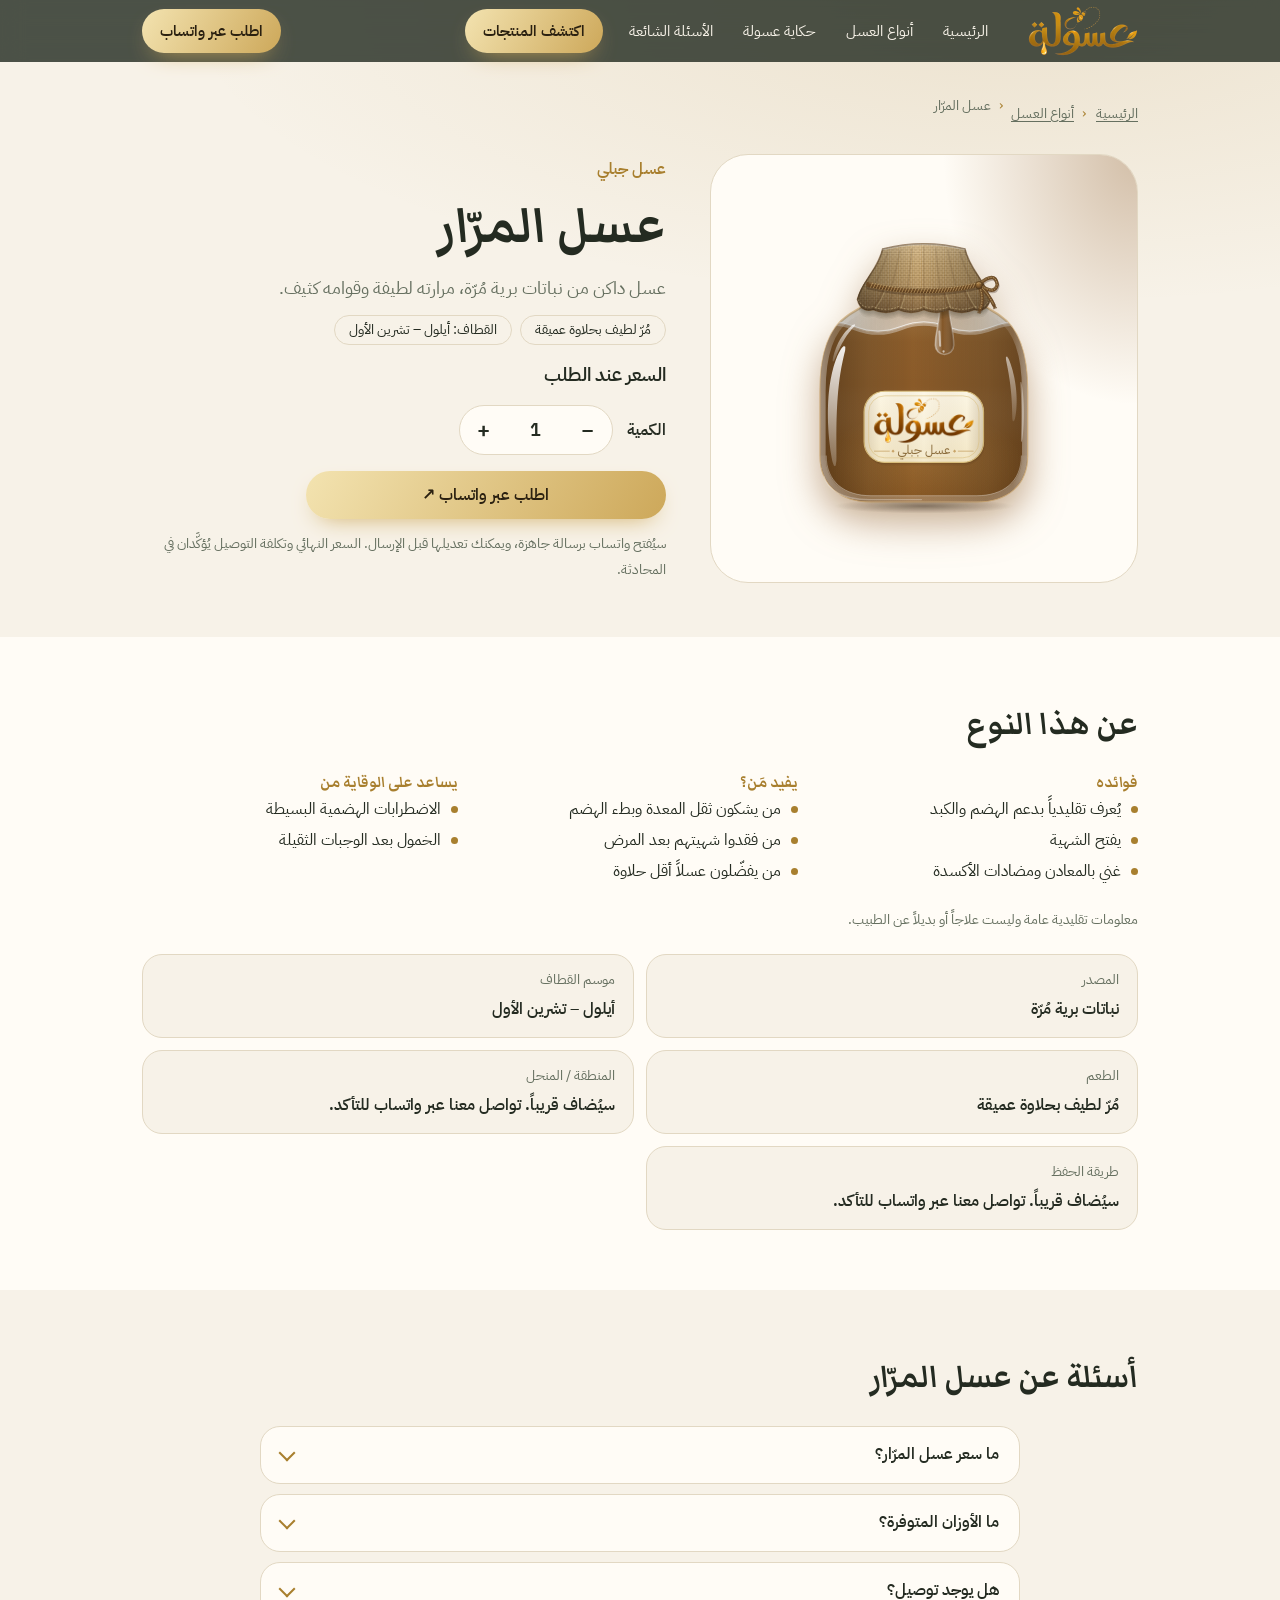
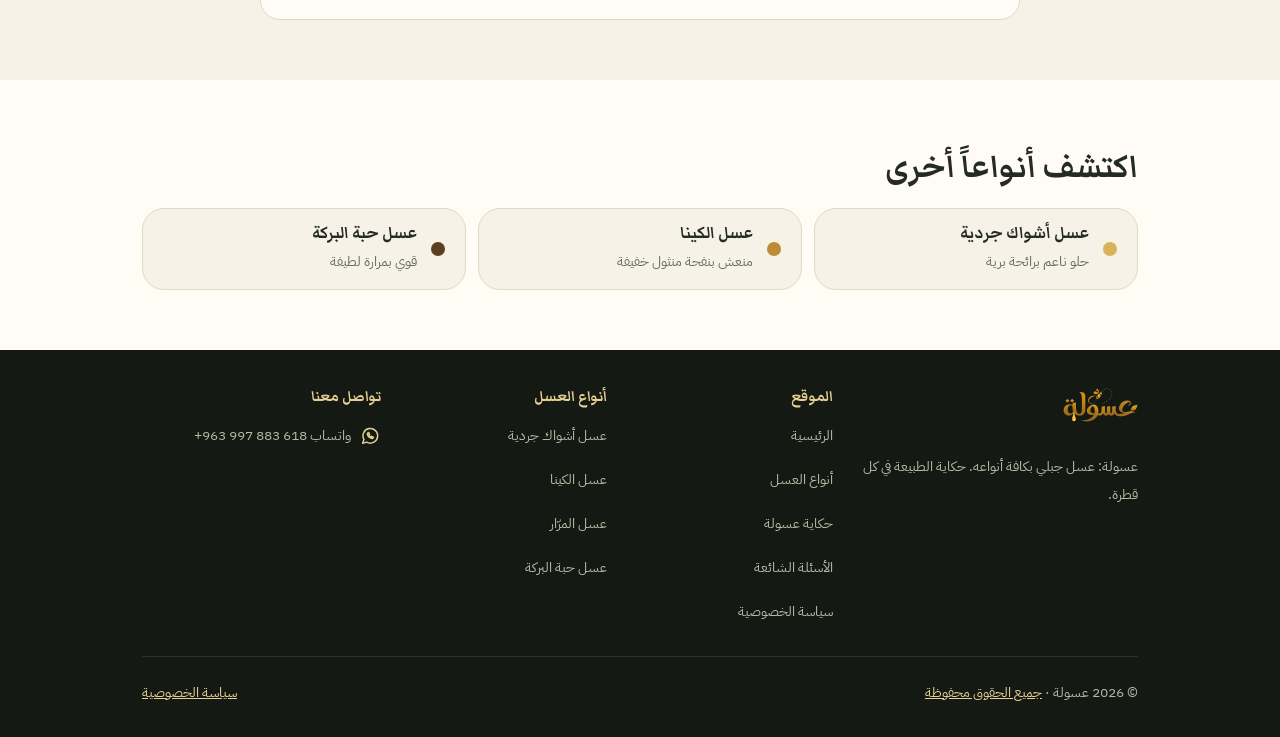
<file: docs/honey/murrar/index.html>
<!DOCTYPE html>
<html lang="ar" dir="rtl">
<head>
<meta charset="utf-8">
<meta name="viewport" content="width=device-width, initial-scale=1, viewport-fit=cover">
<meta name="theme-color" content="#1B241A">
<title>عسل المرّار | عسولة</title>
<meta name="description" content="عسل المرّار: عسل داكن من نباتات برية مُرّة، مرارته لطيفة وقوامه كثيف. الطعم: مُرّ لطيف بحلاوة عميقة. القطاف: أيلول – تشرين الأول. اطلبه عبر واتساب من عسولة.">
<link rel="canonical" href="https://abedkhayyal97-design.github.io/asoula/honey/murrar/">
<link rel="preload" as="image" type="image/webp" href="../../logo-dark-220.webp" imagesrcset="../../logo-dark-110.webp 1x, ../../logo-dark-220.webp 2x, ../../logo-dark-330.webp 3x" fetchpriority="high">
<link rel="preload" as="image" type="image/webp" href="../../logo-label-440.webp">
<link rel="preload" href="../../fonts/IBMPlexSansArabic-400-arabic.woff2" as="font" type="font/woff2" crossorigin>
<link rel="preload" href="../../fonts/MarkaziText-700-arabic.woff2" as="font" type="font/woff2" crossorigin>
<meta property="og:type" content="website"><meta property="og:locale" content="ar_SY"><meta property="og:site_name" content="عسولة"><meta property="og:title" content="عسل المرّار | عسولة"><meta property="og:description" content="عسل المرّار: عسل داكن من نباتات برية مُرّة، مرارته لطيفة وقوامه كثيف. الطعم: مُرّ لطيف بحلاوة عميقة. القطاف: أيلول – تشرين الأول. اطلبه عبر واتساب من عسولة."><meta property="og:url" content="https://abedkhayyal97-design.github.io/asoula/honey/murrar/"><meta property="og:image" content="https://abedkhayyal97-design.github.io/asoula/og.jpg?v=6f170703"><meta property="og:image:width" content="1200"><meta property="og:image:height" content="630"><meta property="og:image:alt" content="عسل المرّار – عسولة">
<meta name="twitter:card" content="summary_large_image"><meta name="twitter:title" content="عسل المرّار | عسولة"><meta name="twitter:description" content="عسل المرّار: عسل داكن من نباتات برية مُرّة، مرارته لطيفة وقوامه كثيف. الطعم: مُرّ لطيف بحلاوة عميقة. القطاف: أيلول – تشرين الأول. اطلبه عبر واتساب من عسولة."><meta name="twitter:image" content="https://abedkhayyal97-design.github.io/asoula/og.jpg?v=6f170703">
<link rel="icon" href="../../favicon.svg" type="image/svg+xml"><link rel="icon" href="../../favicon.ico" sizes="any"><link rel="icon" href="../../favicon-32.png" sizes="32x32" type="image/png"><link rel="apple-touch-icon" href="../../apple-touch-icon.png"><link rel="manifest" href="../../site.webmanifest">
<script type="application/ld+json">[{"@context":"https://schema.org","@type":"Product","name":"عسل المرّار","description":"عسل داكن من نباتات برية مُرّة، مرارته لطيفة وقوامه كثيف. الطعم: مُرّ لطيف بحلاوة عميقة. القطاف: أيلول – تشرين الأول.","brand":{"@type":"Brand","name":"عسولة"},"url":"https://abedkhayyal97-design.github.io/asoula/honey/murrar/"},{"@context":"https://schema.org","@type":"BreadcrumbList","itemListElement":[{"@type":"ListItem","position":1,"name":"الرئيسية","item":"https://abedkhayyal97-design.github.io/asoula/"},{"@type":"ListItem","position":2,"name":"أنواع العسل","item":"https://abedkhayyal97-design.github.io/asoula/#products"},{"@type":"ListItem","position":3,"name":"عسل المرّار","item":"https://abedkhayyal97-design.github.io/asoula/honey/murrar/"}]}]</script>
<style>@font-face{font-family:IBM Plex Sans Arabic;font-style:normal;font-weight:400;font-display:swap;src:url(../../fonts/IBMPlexSansArabic-400-arabic.woff2) format("woff2");unicode-range:U+0600-06FF,U+0750-077F,U+0870-0891,U+0897-08E1,U+08E3-08FF,U+200C-200E,U+2010-2011,U+204F,U+2E41,U+FB50-FDFF,U+FE70-FE74,U+FE76-FEFC,U+102E0-102FB,U+10E60-10E7E,U+10EC2-10EC7,U+10EC9-10EEE,U+10EF0-10EFF,U+1EE00-1EE03,U+1EE05-1EE1F,U+1EE21-1EE22,U+1EE24,U+1EE27,U+1EE29-1EE32,U+1EE34-1EE37,U+1EE39,U+1EE3B,U+1EE42,U+1EE47,U+1EE49,U+1EE4B,U+1EE4D-1EE4F,U+1EE51-1EE52,U+1EE54,U+1EE57,U+1EE59,U+1EE5B,U+1EE5D,U+1EE5F,U+1EE61-1EE62,U+1EE64,U+1EE67-1EE6A,U+1EE6C-1EE72,U+1EE74-1EE77,U+1EE79-1EE7C,U+1EE7E,U+1EE80-1EE89,U+1EE8B-1EE9B,U+1EEA1-1EEA3,U+1EEA5-1EEA9,U+1EEAB-1EEBB,U+1EEF0-1EEF1}@font-face{font-family:IBM Plex Sans Arabic;font-style:normal;font-weight:400;font-display:swap;src:url(../../fonts/IBMPlexSansArabic-400-latin.woff2) format("woff2");unicode-range:U+0000-00FF,U+0131,U+0152-0153,U+02BB-02BC,U+02C6,U+02DA,U+02DC,U+0304,U+0308,U+0329,U+2000-206F,U+20AC,U+2122,U+2191,U+2193,U+2212,U+2215,U+FEFF,U+FFFD}@font-face{font-family:IBM Plex Sans Arabic;font-style:normal;font-weight:600;font-display:swap;src:url(../../fonts/IBMPlexSansArabic-600-arabic.woff2) format("woff2");unicode-range:U+0600-06FF,U+0750-077F,U+0870-0891,U+0897-08E1,U+08E3-08FF,U+200C-200E,U+2010-2011,U+204F,U+2E41,U+FB50-FDFF,U+FE70-FE74,U+FE76-FEFC,U+102E0-102FB,U+10E60-10E7E,U+10EC2-10EC7,U+10EC9-10EEE,U+10EF0-10EFF,U+1EE00-1EE03,U+1EE05-1EE1F,U+1EE21-1EE22,U+1EE24,U+1EE27,U+1EE29-1EE32,U+1EE34-1EE37,U+1EE39,U+1EE3B,U+1EE42,U+1EE47,U+1EE49,U+1EE4B,U+1EE4D-1EE4F,U+1EE51-1EE52,U+1EE54,U+1EE57,U+1EE59,U+1EE5B,U+1EE5D,U+1EE5F,U+1EE61-1EE62,U+1EE64,U+1EE67-1EE6A,U+1EE6C-1EE72,U+1EE74-1EE77,U+1EE79-1EE7C,U+1EE7E,U+1EE80-1EE89,U+1EE8B-1EE9B,U+1EEA1-1EEA3,U+1EEA5-1EEA9,U+1EEAB-1EEBB,U+1EEF0-1EEF1}@font-face{font-family:IBM Plex Sans Arabic;font-style:normal;font-weight:600;font-display:swap;src:url(../../fonts/IBMPlexSansArabic-600-latin.woff2) format("woff2");unicode-range:U+0000-00FF,U+0131,U+0152-0153,U+02BB-02BC,U+02C6,U+02DA,U+02DC,U+0304,U+0308,U+0329,U+2000-206F,U+20AC,U+2122,U+2191,U+2193,U+2212,U+2215,U+FEFF,U+FFFD}@font-face{font-family:Markazi Text;font-style:normal;font-weight:700;font-display:swap;src:url(../../fonts/MarkaziText-700-arabic.woff2) format("woff2");unicode-range:U+0600-06FF,U+0750-077F,U+0870-0891,U+0897-08E1,U+08E3-08FF,U+200C-200E,U+2010-2011,U+204F,U+2E41,U+FB50-FDFF,U+FE70-FE74,U+FE76-FEFC,U+102E0-102FB,U+10E60-10E7E,U+10EC2-10EC7,U+10EC9-10EEE,U+10EF0-10EFF,U+1EE00-1EE03,U+1EE05-1EE1F,U+1EE21-1EE22,U+1EE24,U+1EE27,U+1EE29-1EE32,U+1EE34-1EE37,U+1EE39,U+1EE3B,U+1EE42,U+1EE47,U+1EE49,U+1EE4B,U+1EE4D-1EE4F,U+1EE51-1EE52,U+1EE54,U+1EE57,U+1EE59,U+1EE5B,U+1EE5D,U+1EE5F,U+1EE61-1EE62,U+1EE64,U+1EE67-1EE6A,U+1EE6C-1EE72,U+1EE74-1EE77,U+1EE79-1EE7C,U+1EE7E,U+1EE80-1EE89,U+1EE8B-1EE9B,U+1EEA1-1EEA3,U+1EEA5-1EEA9,U+1EEAB-1EEBB,U+1EEF0-1EEF1}@font-face{font-family:Markazi Text;font-style:normal;font-weight:700;font-display:swap;src:url(../../fonts/MarkaziText-700-latin.woff2) format("woff2");unicode-range:U+0000-00FF,U+0131,U+0152-0153,U+02BB-02BC,U+02C6,U+02DA,U+02DC,U+0304,U+0308,U+0329,U+2000-206F,U+20AC,U+2122,U+2191,U+2193,U+2212,U+2215,U+FEFF,U+FFFD}:root{--bg:#F7F2E8;--pp:#FFFCF6;--ink:#242B21;--mu:#667060;--ln:#E2D8C3;--gd:#A87F2E;--fd:"Canela Arabic","Markazi Text",Georgia,serif;--fb:"Dahab Arabic ITF","IBM Plex Sans Arabic",system-ui,sans-serif}@media(prefers-color-scheme:dark){:root:not([data-theme=light]){--bg:#141A13;--pp:#1E271C;--ink:#EEE8D8;--mu:#A5AB98;--ln:#33402F;--gd:#D4AE5F}}:root[data-theme=dark]{--bg:#141A13;--pp:#1E271C;--ink:#EEE8D8;--mu:#A5AB98;--ln:#33402F;--gd:#D4AE5F}*{box-sizing:border-box;-webkit-tap-highlight-color:transparent}html{scroll-behavior:smooth;scroll-padding-top:calc(70px + env(safe-area-inset-top,0px))}body{margin:0;background:var(--bg);color:var(--ink);font:400 1.02rem/1.9 var(--fb);overflow-x:hidden}a{color:inherit;text-decoration:none}button{touch-action:manipulation;-webkit-user-select:none;user-select:none}:focus:not(:focus-visible){outline:none}:focus-visible{outline:2px solid var(--gd);outline-offset:3px}h1,h2,h3,.bd{font-family:var(--fd);font-weight:700;margin:0}.w{max-width:1040px;margin:auto;padding:0 22px}.hd{position:fixed;top:0;left:0;right:0;z-index:30;padding-top:env(safe-area-inset-top,0px);background:color-mix(in srgb,#1B241A 78%,transparent);backdrop-filter:blur(12px);-webkit-backdrop-filter:blur(12px);color:#f7f2e8}.hd :focus-visible{outline-color:#e6cf93}.hi{display:flex;justify-content:space-between;align-items:center;height:62px}.bd{display:flex;align-items:center;gap:10px;font-size:1.9rem;color:#e6cf93}.lg{width:42px;height:42px}.btn{display:inline-block;border:0;border-radius:999px;padding:12px 28px;font:600 1rem var(--fb);background:linear-gradient(120deg,#f3e3b0,#cda85a);color:#2a2010;box-shadow:0 10px 24px -12px #cda85a;transition:transform .3s;cursor:pointer;touch-action:manipulation}.btn:hover{transform:translateY(-2px)}.sm{padding:7px 18px;font-size:.92rem}.hero{position:relative;color:#f7f2e8;background:radial-gradient(110% 90% at 80% 10%,#3a4d33,#1b241a 65%);padding:calc(112px + env(safe-area-inset-top,0px)) 0 120px}.hg{display:grid;grid-template-columns:1.1fr .9fr;gap:24px;align-items:center}h1{font-size:clamp(3rem,8vw,5.6rem);line-height:1.2;margin:10px 0}h1 b{background:linear-gradient(120deg,#f3e3b0,#cda85a,#f3e3b0);-webkit-background-clip:text;background-clip:text;color:transparent}.hero p{color:#d9d5c3;max-width:30em;margin:0 0 24px}.ar{position:relative}.ar:before{content:"";position:absolute;inset:6%;border-radius:50%;background:radial-gradient(circle,#E0A93B55,transparent 66%)}.jar{--c:#D9B25A;position:relative;width:150px;height:auto;filter:drop-shadow(0 18px 18px color-mix(in srgb,var(--c) 50%,transparent))}.hero .jar{--c:#E0A93B;display:block;width:min(72%,250px);margin:auto;animation:fl 7s ease-in-out infinite}@keyframes fl{50%{transform:translateY(-12px) rotate(1.5deg)}}.wv{animation:wv 3.2s linear infinite}@keyframes wv{to{transform:translate(80px)}}.bb{fill:#fff;opacity:0;animation:bb 7s linear infinite}@keyframes bb{15%{opacity:.5}to{transform:translateY(-110px);opacity:0}}.dr{transform-box:fill-box;transform-origin:50% 0;animation:dr 5s ease-in-out infinite}@keyframes dr{50%{transform:scaleY(1.2)}}.liq{position:absolute;left:0;right:0;bottom:-1px;height:76px;overflow:hidden;direction:ltr}.liq svg{position:absolute;left:0;bottom:0;width:200%}.l1{height:100%;fill:#e6cf93;opacity:.5;animation:sl 17s linear infinite reverse}.l2{height:78%;fill:#cda85a;animation:sl 12s linear infinite}.l3{height:50%;fill:var(--bg);animation:sl 23s linear infinite}@keyframes sl{to{transform:translate(-50%)}}.band{direction:ltr;overflow:hidden;padding:14px 0 4px;color:var(--gd);font:700 1.5rem var(--fd);-webkit-mask-image:linear-gradient(90deg,transparent,#000 10%,#000 90%,transparent);mask-image:linear-gradient(90deg,transparent,#000 10%,#000 90%,transparent)}.tr{display:flex;width:max-content;animation:mq 30s linear infinite}.tr span{display:flex;align-items:center;white-space:nowrap}.tr span:after{content:"";width:9px;height:9px;margin:0 28px;background:var(--gd);border-radius:50% 50% 50% 0;transform:rotate(-45deg)}@keyframes mq{to{transform:translate(-50%)}}.sec{padding:60px 0}.k{color:var(--gd);font-weight:600}.mu{color:var(--mu)}h2{font-size:clamp(2.2rem,5vw,3.4rem);line-height:1.35;margin:2px 0 8px}.tabs{display:flex;flex-wrap:wrap;gap:8px;margin:24px 0 16px}.tabs button{display:flex;align-items:center;gap:8px;background:none;border:1px solid var(--ln);border-radius:999px;padding:7px 16px;font:600 1rem var(--fb);color:var(--mu);cursor:pointer;transition:.3s}.tabs i{width:12px;height:12px;border-radius:50%;background:var(--c)}.tabs [aria-selected=true]{color:var(--ink);border-color:var(--c);background:color-mix(in srgb,var(--c) 22%,var(--pp))}.stage{position:relative;overflow:hidden;border:1px solid var(--ln);border-radius:38px;background:var(--pp);padding:28px 22px;display:grid;gap:20px}.stage:before{content:"";position:absolute;inset:0;background:radial-gradient(70% 90% at 100% 0,color-mix(in srgb,var(--c) 34%,transparent),transparent 65%)}.stage>*{position:relative}.stage .jar{margin:auto}.stage h3{font-size:2.6rem;line-height:1.3}.stage p{margin:0}.ch{display:flex;flex-wrap:wrap;gap:8px;margin-top:10px}.ch b{font-weight:400;font-size:.9rem;border:1px solid var(--ln);border-radius:999px;padding:0 14px}.cols{display:grid;gap:14px;margin:20px 0}.col h4{margin:0;color:var(--gd);font:700 1.2rem var(--fd)}.col ul{list-style:none;margin:0;padding:0}.col li:before,.pt:before{content:"";display:inline-block;width:7px;height:7px;border-radius:50%;background:var(--gd);margin-inline-end:10px;vertical-align:middle}.nt{font-size:.85rem;color:var(--mu);margin:12px 0 0}.fade{animation:in .5s ease}@keyframes in{0%{opacity:0;transform:translateY(8px)}}.pts{list-style:none;padding:0;margin:14px 0 0}.pts li{margin-bottom:6px}.pts small{color:var(--mu);font-size:1rem}.bx{border:1px solid var(--ln);border-radius:24px;padding:18px 22px;background:var(--pp);color:var(--mu);font-size:.92rem;margin:0}.bx a{color:var(--gd);text-decoration:underline}.cta{background:radial-gradient(90% 120% at 50% 0,#3a4d33,#1b241a 70%);color:#f7f2e8;text-align:center;padding:70px 22px}.cta p{max-width:520px;margin:0 auto 22px;color:#d9d5c3}.cta small{display:block;margin-top:14px;color:#c9c5b2}.cta small span{direction:ltr;unicode-bidi:embed;color:#e6cf93}footer{background:#141a13;color:#b9b7a5;padding:22px 0 calc(22px + env(safe-area-inset-bottom,0px));font-size:.9rem}.fi{display:flex;justify-content:space-between;gap:10px;flex-wrap:wrap}.fi .bd{font-size:1.4rem}.fb{background:none;border:0;color:#e6cf93;font:inherit;text-decoration:underline;cursor:pointer;padding:0}dialog{border:1px solid var(--ln);border-radius:28px;background:var(--pp);color:var(--ink);padding:28px;text-align:center;max-width:340px}dialog::backdrop{background:#0008}dialog p{margin:0 0 14px}#bee{position:fixed;top:0;left:0;width:48px;height:48px;pointer-events:none;z-index:40}#bee svg{width:100%;height:100%;overflow:visible}.wg{transform-origin:28px 22px;animation:wf .09s infinite alternate}@keyframes wf{0%{transform:rotate(-18deg)}to{transform:rotate(14deg) scaleY(.7)}}@media(min-width:760px){.stage{grid-template-columns:200px 1fr;padding:36px}.cols{grid-template-columns:repeat(3,1fr);gap:24px}}@media(max-width:800px){.hg{grid-template-columns:1fr;text-align:center;gap:0}.hero p{margin-inline:auto}.ar{order:-1}}@media(prefers-reduced-motion:reduce){*{animation:none!important;transition:none!important;scroll-behavior:auto!important}}.sec,.cta{position:relative}.fw{position:absolute;bottom:var(--b,0);width:var(--w,44px);height:auto;aspect-ratio:60/84;pointer-events:none;z-index:1;overflow:visible;transform-origin:50% 100%;animation:sw 5.5s ease-in-out var(--d,0s) infinite alternate}@keyframes sw{0%{transform:rotate(-2.2deg)}to{transform:rotate(2.2deg)}}#bee{pointer-events:auto;cursor:grab;touch-action:none;-webkit-tap-highlight-color:transparent;border-radius:50%}#bee:after{content:"";position:absolute;inset:-12px}#bee:focus-visible{outline:2px solid #E6CF93;outline-offset:6px;box-shadow:0 0 0 8px #1b241a99}#bee.pr .wg{animation-duration:1.5s}#bee.ct{cursor:grabbing}#bee.ct .wg{animation-duration:.04s}#bbl{position:fixed;top:0;left:0;z-index:45;box-sizing:border-box;width:max-content;max-width:min(272px,calc(100vw - 16px));padding:11px 16px;border-radius:20px;background:var(--pp);color:var(--ink);border:1.5px solid var(--gd);box-shadow:0 14px 30px -14px #0009;font:600 .95rem/1.75 var(--fb);text-align:center;direction:rtl;opacity:0;pointer-events:none;transition:opacity .25s}#bbl.on{opacity:1;pointer-events:auto}#bbl:after{content:"";position:absolute;left:var(--tx,50%);bottom:-7.5px;width:12px;height:12px;background:var(--pp);border:solid var(--gd);border-width:0 1.5px 1.5px 0;transform:translate(-50%) rotate(45deg)}#bbl.bl:after{bottom:auto;top:-7.5px;border-width:1.5px 0 0 1.5px}#bbl .bc{display:block;margin-top:6px;color:var(--gd);font-weight:700;text-decoration:underline;text-underline-offset:3px}.jar,.lg,#bee svg,.fw{shape-rendering:geometricPrecision;text-rendering:geometricPrecision}.band{text-rendering:geometricPrecision}.hd .lg{width:auto;height:50px;display:block}.fi .lf{width:auto;height:34px;display:block}.hd picture,.fi picture{display:block;line-height:0}.sr{position:absolute;width:1px;height:1px;overflow:hidden;clip:rect(0 0 0 0);white-space:nowrap}.skip{position:absolute;top:-60px;right:12px;z-index:60;background:#f3e3b0;color:#2a2010;padding:10px 18px;border-radius:999px;font-weight:600}.skip:focus{top:8px}.btn{text-align:center}.btn.sm{display:inline-flex;align-items:center;justify-content:center;min-height:44px;white-space:nowrap}.btn.ol{background:none;box-shadow:none;border:1.5px solid var(--gd);color:var(--ink)}.btn.ol:hover{background:color-mix(in srgb,var(--gd) 14%,transparent)}.hero .btn.ol,.cta .btn.ol{border-color:#e6cf93;color:#f3e3b0}.hb{display:flex;flex-wrap:wrap;gap:12px;margin-top:6px}.cta .hb{justify-content:center}.hd .hi{gap:10px}.nv{display:none}.ha{display:flex;align-items:center;gap:8px;margin-inline-start:auto}.mb{width:44px;height:44px;border:0;background:none;display:flex;flex-direction:column;align-items:center;justify-content:center;gap:5px;cursor:pointer;padding:0;border-radius:12px}.mb span{display:block;width:22px;height:2px;border-radius:2px;background:#f3e3b0;transition:transform .25s,opacity .25s}.mb[aria-expanded=true] span:nth-child(1){transform:translateY(7px) rotate(45deg)}.mb[aria-expanded=true] span:nth-child(2){opacity:0}.mb[aria-expanded=true] span:nth-child(3){transform:translateY(-7px) rotate(-45deg)}.nv{position:absolute;top:100%;left:0;right:0;flex-direction:column;padding:6px 22px 18px;background:#1b241afa;border-bottom:1px solid #33402F;box-shadow:0 18px 30px -18px #000a}.nv.open{display:flex}.nv a:not(.btn){display:flex;align-items:center;min-height:48px;color:#f7f2e8;border-bottom:1px solid #ffffff14;font-weight:600}.nv a:not(.btn):hover{color:#e6cf93}.nv .nvb{margin-top:12px}@media(max-width:420px){.hm{display:none}}@media(max-width:359px){.hd .btn.sm{padding-inline:12px}.hd .w{padding:0 14px}}@media(min-width:900px){.mb{display:none}.nv,.nv.open{display:flex;position:static;flex-direction:row;align-items:center;gap:6px;padding:0;background:none;border:0;box-shadow:none;margin-inline-start:18px;margin-inline-end:auto}.nv a:not(.btn){border:0;padding:0 12px;min-height:44px;font-size:.95rem;font-weight:400;border-radius:999px;white-space:nowrap}.nv .nvb{margin:0 8px 0 0}.ha{margin-inline-start:0}}@media(max-width:899px){.nv .nvb{align-self:stretch}}.pg{list-style:none;margin:26px 0 0;padding:0;display:grid;gap:18px;grid-template-columns:1fr}.pc{position:relative;overflow:hidden;height:100%;display:flex;flex-direction:column;gap:8px;border:1px solid var(--ln);border-radius:28px;background:var(--pp);padding:22px 20px 20px}.pc:before{content:"";position:absolute;inset:0;background:radial-gradient(80% 60% at 100% 0,color-mix(in srgb,var(--c) 30%,transparent),transparent 70%);pointer-events:none}.pc>*{position:relative}.pc .jar{width:104px;margin:0 auto 2px}.pc .jar *{animation-play-state:paused}.pc:hover .jar *,.pc:focus-within .jar *{animation-play-state:running}.pc h3{font-size:1.9rem;line-height:1.3}.pc h3 a:hover{color:var(--gd)}.pd{margin:0;font-size:.95rem;line-height:1.8}.pp2{margin:2px 0 0;display:flex;flex-wrap:wrap;align-items:center;gap:4px 12px;font-size:.95rem}.pr{font-weight:600}.wl,.av{color:var(--mu);font-size:.88rem}.av{border:1px solid var(--ln);border-radius:999px;padding:0 12px}.pa{display:flex;flex-wrap:wrap;gap:8px;margin-top:auto;padding-top:10px}.pa .btn{flex:1 1 auto;padding-inline:14px}@media(min-width:560px){.pg{grid-template-columns:repeat(2,1fr)}}@media(min-width:1000px){.pg{grid-template-columns:repeat(4,1fr);gap:16px}.pc{padding:20px 16px 18px}.pc h3{font-size:1.6rem}}.sh{font-size:1.5rem;color:var(--gd);margin:18px 0 6px}.sec.alt{background:var(--pp)}.sec.alt .pc,.sec.alt .cmp{background:var(--bg)}.xl{display:inline-block;margin-top:14px;font-weight:600;color:var(--gd);text-decoration:underline;text-underline-offset:4px;min-height:44px;line-height:44px}.wy{list-style:none;margin:26px 0 0;padding:0;display:grid;gap:16px;grid-template-columns:1fr}.wy li{border:1px solid var(--ln);border-radius:24px;background:var(--bg);padding:20px}.wy .ic{color:var(--gd);width:34px;height:34px;display:block;margin-bottom:6px}.wy h3{font-size:1.5rem;line-height:1.4;margin:0 0 2px}.wy p{margin:0;font-size:.95rem;line-height:1.8}@media(min-width:560px){.wy{grid-template-columns:repeat(2,1fr)}}@media(min-width:1000px){.wy{grid-template-columns:repeat(4,1fr)}}.sg{display:grid;gap:26px;align-items:center}.sp{margin:0;border:1px solid var(--ln);border-radius:38px;background:var(--pp);display:grid;place-items:center;padding:28px;overflow:hidden;position:relative}.sp:before{content:"";position:absolute;inset:0;background:radial-gradient(70% 70% at 70% 20%,#E0A93B33,transparent 70%)}.sp .jar{position:relative;width:min(55%,200px);margin:auto}.spi{width:100%;height:auto;border-radius:24px;display:block}.og{margin-top:18px;border:1px solid var(--ln);border-radius:24px;background:var(--pp);padding:16px 20px}.og h3{font-size:1.4rem;margin:0 0 4px}.og p{margin:0 0 10px;font-size:.95rem}@media(min-width:800px){.sg{grid-template-columns:1.2fr .8fr}}.cmp{width:100%;margin-top:24px;border-collapse:separate;border-spacing:0;background:var(--pp);border:1px solid var(--ln);border-radius:24px;overflow:hidden}.cmp th,.cmp td{padding:14px 18px;text-align:start;vertical-align:top;border-bottom:1px solid var(--ln)}.cmp thead th{background:color-mix(in srgb,var(--gd) 14%,var(--pp));font:700 1.1rem var(--fd);color:var(--ink)}.cmp tbody tr:last-child>*{border-bottom:0}.cmp tbody th{font:700 1.15rem var(--fd);white-space:nowrap}.cmp tbody th i{display:inline-block;width:12px;height:12px;border-radius:50%;background:var(--c);margin-inline-end:8px}.cmp tbody th a{display:inline-flex;align-items:center;min-height:44px}.cmp tbody th a:hover{color:var(--gd)}@media(max-width:759px){.cmp,.cmp tbody,.cmp tr,.cmp td,.cmp tbody th{display:block}.cmp{background:none;border:0;border-radius:0}.cmp thead{display:none}.cmp tr{border:1px solid var(--ln);border-radius:22px;background:var(--bg);margin-bottom:14px;padding:6px 0;overflow:hidden}.cmp tbody th{border:0;padding:10px 18px 4px;font-size:1.4rem}.cmp td{display:flex;justify-content:space-between;gap:16px;border:0;padding:8px 18px}.cmp td:before{content:attr(data-l);color:var(--mu);flex:none;font-size:.9rem}.cmp td{border-top:1px dashed var(--ln)}}.fq{margin-top:22px;display:grid;gap:10px;max-width:760px;margin-inline:auto}.fq details{border:1px solid var(--ln);border-radius:20px;background:var(--pp);overflow:hidden}.sec.alt .fq details{background:var(--bg)}.fq summary{list-style:none;cursor:pointer;display:flex;justify-content:space-between;align-items:center;gap:14px;min-height:56px;padding:10px 20px;font-weight:600}.fq summary::-webkit-details-marker{display:none}.fq summary:after{content:"";flex:none;width:10px;height:10px;border:solid var(--gd);border-width:0 2px 2px 0;transform:rotate(45deg);transition:transform .25s;margin-top:-4px}.fq details[open] summary:after{transform:rotate(-135deg);margin-top:4px}.fq details[open] summary{color:var(--gd)}.fa{padding:0 20px 16px}.fa p{margin:0;color:var(--mu)}footer{padding:36px 0 calc(22px + env(safe-area-inset-bottom,0px))}.fg{display:grid;gap:26px;grid-template-columns:1fr 1fr}.fc1{grid-column:1/-1}.fc1 p{margin:10px 0 0;max-width:30em}.fh{font:700 1.15rem var(--fd);color:#e6cf93;margin:0 0 6px}footer ul{list-style:none;margin:0;padding:0}footer li a,footer .fwa{display:inline-flex;align-items:center;gap:8px;min-height:44px}footer a:hover{color:#e6cf93}footer .fb{min-height:44px;display:inline-flex;align-items:center}.fic{width:22px;height:22px;flex:none;color:#e6cf93}.ph{direction:ltr;unicode-bidi:isolate}.fdl{padding:6px 0;max-width:16em}.fb2{display:flex;flex-wrap:wrap;justify-content:space-between;align-items:center;gap:6px 18px;margin-top:22px;padding-top:14px;border-top:1px solid #ffffff1a}.fb2 a{display:inline-flex;align-items:center;min-height:44px;color:#e6cf93;text-decoration:underline}@media(min-width:800px){.fg{grid-template-columns:1.4fr 1fr 1fr 1.2fr}.fc1{grid-column:auto}}.pghd{padding:calc(92px + env(safe-area-inset-top,0px)) 0 54px;background:radial-gradient(110% 80% at 80% 0,color-mix(in srgb,var(--gd) 14%,transparent),transparent 60%)}.bc ol{list-style:none;margin:0 0 18px;padding:0;display:flex;flex-wrap:wrap;gap:2px 8px;font-size:.9rem;color:var(--mu)}.bc li+li:before{content:"\2039";margin-inline-end:8px;color:var(--gd)}.bc a{display:inline-flex;align-items:center;min-height:44px;text-decoration:underline;text-underline-offset:3px}.pgd{display:grid;gap:28px}.pgm{position:relative;border:1px solid var(--ln);border-radius:38px;background:var(--pp);padding:28px;display:grid;place-items:center;overflow:hidden;aspect-ratio:1/1;max-height:460px}.pgm:before{content:"";position:absolute;inset:0;background:radial-gradient(70% 90% at 100% 0,color-mix(in srgb,var(--c) 38%,transparent),transparent 65%)}.pgm .jar{position:relative;width:min(62%,230px);margin:auto}.ppi{position:relative;width:100%;height:100%;object-fit:cover;border-radius:24px}.pgs{display:flex;gap:10px;margin-top:10px;overflow-x:auto}.gi{width:84px;height:84px;object-fit:cover;border-radius:16px}.pin h1{font-size:clamp(2.6rem,7vw,4rem);line-height:1.2;margin:4px 0 6px}.lead{font-size:1.1rem;margin:0}.big{font-size:1.2rem;margin:12px 0}.wf{border:0;padding:0;margin:6px 0 12px;min-width:0}.wf legend{padding:0;font-weight:600;margin-bottom:6px}.wr{display:flex;flex-wrap:wrap;gap:8px}.wc{position:relative}.wc input{position:absolute;opacity:0;inset:0;width:100%;height:100%;margin:0;cursor:pointer}.wc span{display:inline-flex;align-items:center;justify-content:center;min-height:44px;min-width:64px;padding:0 18px;border:1px solid var(--ln);border-radius:999px;background:var(--pp);font-weight:600;color:var(--mu)}.wc input:checked+span{border-color:var(--gd);color:var(--ink);background:color-mix(in srgb,var(--gd) 18%,var(--pp))}.wc input:focus-visible+span{outline:2px solid var(--gd);outline-offset:3px}.qf{display:flex;align-items:center;gap:14px;margin:8px 0 16px}.qf label{font-weight:600}.qs{display:flex;align-items:center;border:1px solid var(--ln);border-radius:999px;background:var(--pp);overflow:hidden}.qs button{width:48px;height:48px;border:0;background:none;color:var(--ink);font:600 1.4rem var(--fb);cursor:pointer}.qs button:hover{background:color-mix(in srgb,var(--gd) 14%,transparent)}.qs input{width:56px;height:48px;border:0;background:none;text-align:center;font:600 1.1rem var(--fb);color:var(--ink);-moz-appearance:textfield}.qs input::-webkit-outer-spin-button,.qs input::-webkit-inner-spin-button{-webkit-appearance:none;margin:0}.ordb{display:block;max-width:360px}.h2s{font-size:clamp(1.9rem,4vw,2.5rem);margin:0 0 14px}.col h3{margin:0;color:var(--gd);font:700 1.2rem var(--fd)}.sp2{display:grid;gap:12px;margin:22px 0 0}.sp2>div{border:1px solid var(--ln);border-radius:20px;background:var(--bg);padding:12px 18px}.sp2 dt{color:var(--mu);font-size:.88rem}.sp2 dd{margin:0;font-weight:600}.ot{list-style:none;margin:0;padding:0;display:grid;gap:12px}.ot a{display:flex;align-items:center;gap:14px;min-height:64px;padding:12px 20px;border:1px solid var(--ln);border-radius:22px;background:var(--bg)}.ot a:hover{border-color:var(--c)}.ot i{width:14px;height:14px;border-radius:50%;background:var(--c);flex:none}.ot b{display:block;font:700 1.3rem var(--fd)}.ot small{color:var(--mu)}@media(min-width:800px){.pgd{grid-template-columns:.9fr 1.1fr;align-items:center;gap:44px}.sp2{grid-template-columns:repeat(2,1fr)}.ot{grid-template-columns:repeat(3,1fr)}}.prv{max-width:720px}.prv h1{font-size:clamp(2.6rem,7vw,3.8rem);margin:4px 0 6px}.prv .pl{padding-inline-start:22px}.prv p{margin:0 0 12px}.prv .h2s{margin-top:26px}.pc .ch b{border-radius:14px;line-height:1.7;padding:2px 14px}.tabs button{min-height:44px}.bc a{min-width:44px}footer li a{min-width:44px}@media(max-width:800px){.hb{justify-content:center}}
</style>
</head>
<body>
<svg width="0" height="0" style="position:absolute" aria-hidden="true"><defs><linearGradient id="sh" x2="1"><stop stop-opacity=".35"/><stop offset=".45" stop-opacity="0"/><stop offset="1" stop-opacity=".3"/></linearGradient><linearGradient id="gg" x2="1" y2="1"><stop stop-color="#F3E3B0"/><stop offset="1" stop-color="#CDA85A"/></linearGradient><pattern id="bl" width="4" height="4" patternUnits="userSpaceOnUse"><path d="M0 1H4M0 3H4" stroke="#6B4A26" stroke-opacity=".38" stroke-width=".8"/><path d="M1 0V4M3 0V4" stroke="#fff" stroke-opacity=".22" stroke-width=".8"/><path d="M0 0H2V2H0ZM2 2H4V4H2Z" fill="#fff" fill-opacity=".035"/><path d="M2 0H4V2H2ZM0 2H2V4H0Z" fill="#3A2A14" fill-opacity=".07"/></pattern><path id="wp" d="M0 30C100 0 200 0 300 30C400 60 500 60 600 30C700 0 800 0 900 30C1000 60 1100 60 1200 30V90H0Z"/><path id="bp" d="M60 56H140C140 70 150 74 166 84C184 96 190 120 190 150V206C190 232 172 246 146 246H54C28 246 10 232 10 206V150C10 120 16 96 34 84C50 74 60 70 60 56Z"/><path id="sk" d="M64 26Q100 17 136 26C140 44 154 54 158 70Q155 82 144 79Q133 84 122 79Q111 84 100 79Q89 84 78 79Q67 84 56 79Q45 82 42 70C46 54 60 44 64 26Z"/><clipPath id="jc"><use href="#bp"/></clipPath><clipPath id="kc"><use href="#sk"/></clipPath><clipPath id="lc"><rect x="48" y="150" width="104" height="62" rx="18"/></clipPath><linearGradient id="gb" x2="1"><stop stop-color="#fff" stop-opacity=".36"/><stop offset=".09" stop-color="#fff" stop-opacity=".2"/><stop offset=".5" stop-color="#fff" stop-opacity=".1"/><stop offset=".91" stop-color="#fff" stop-opacity=".2"/><stop offset="1" stop-color="#fff" stop-opacity=".34"/></linearGradient><radialGradient id="cs"><stop stop-color="#1B1208" stop-opacity=".42"/><stop offset=".6" stop-color="#1B1208" stop-opacity=".16"/><stop offset="1" stop-color="#1B1208" stop-opacity="0"/></radialGradient><linearGradient id="gw" x2="1"><stop stop-color="#fff" stop-opacity=".4"/><stop offset=".07" stop-color="#fff" stop-opacity=".2"/><stop offset=".2" stop-color="#fff" stop-opacity="0"/><stop offset=".8" stop-color="#fff" stop-opacity="0"/><stop offset=".93" stop-color="#fff" stop-opacity=".14"/><stop offset="1" stop-color="#fff" stop-opacity=".42"/></linearGradient><linearGradient id="gt" x2="0" y2="1"><stop stop-color="#fff" stop-opacity=".05"/><stop offset="1" stop-color="#fff" stop-opacity=".24"/></linearGradient><linearGradient id="hv" x2="0" y2="1"><stop stop-color="#FFE9B0" stop-opacity=".1"/><stop offset=".1" stop-color="#FFE9B0" stop-opacity=".02"/><stop offset=".32" stop-color="#fff" stop-opacity="0"/><stop offset=".6" stop-color="#7A4208" stop-opacity=".1"/><stop offset="1" stop-color="#6B3A06" stop-opacity=".34"/></linearGradient><linearGradient id="hs" x2="1"><stop stop-color="#FFE2A0" stop-opacity="0"/><stop offset=".26" stop-color="#FFE2A0" stop-opacity=".05"/><stop offset=".42" stop-color="#FFE2A0" stop-opacity="0"/><stop offset=".78" stop-color="#FFE2A0" stop-opacity=".05"/><stop offset="1" stop-color="#FFE2A0" stop-opacity="0"/></linearGradient><radialGradient id="hg" cx=".5" cy=".5" r=".5"><stop stop-color="#FFD98A" stop-opacity=".12"/><stop offset="1" stop-color="#FFD98A" stop-opacity="0"/></radialGradient><linearGradient id="hl" x2="0" y2="1"><stop stop-color="#fff" stop-opacity=".92"/><stop offset=".6" stop-color="#fff" stop-opacity=".5"/><stop offset="1" stop-color="#fff" stop-opacity=".22"/></linearGradient><linearGradient id="dg" x2="1"><stop stop-color="#fff" stop-opacity=".5"/><stop offset=".4" stop-color="#fff" stop-opacity="0"/><stop offset="1" stop-color="#2A1608" stop-opacity=".32"/></linearGradient><radialGradient id="bu" cx=".34" cy=".3" r=".75"><stop stop-color="#fff" stop-opacity=".95"/><stop offset=".3" stop-color="#fff" stop-opacity=".25"/><stop offset=".8" stop-color="#fff" stop-opacity=".12"/><stop offset="1" stop-color="#fff" stop-opacity=".7"/></radialGradient><linearGradient id="pa" x2="0" y2="1"><stop stop-color="#FCF6E4"/><stop offset="1" stop-color="#F3E7C6"/></linearGradient><linearGradient id="pc" x2="1"><stop stop-color="#5A3C1E" stop-opacity=".16"/><stop offset=".14" stop-color="#5A3C1E" stop-opacity="0"/><stop offset=".5" stop-color="#fff" stop-opacity=".14"/><stop offset=".86" stop-color="#5A3C1E" stop-opacity="0"/><stop offset="1" stop-color="#5A3C1E" stop-opacity=".2"/></linearGradient><linearGradient id="lf" x2="0" y2="1"><stop stop-color="#DDBC82"/><stop offset=".45" stop-color="#C9A56A"/><stop offset="1" stop-color="#AE8650"/></linearGradient><linearGradient id="lv" x2="0" y2="1"><stop stop-color="#fff" stop-opacity=".1"/><stop offset=".28" stop-color="#fff" stop-opacity="0"/><stop offset=".62" stop-color="#2A1608" stop-opacity="0"/><stop offset="1" stop-color="#2A1608" stop-opacity=".3"/></linearGradient><radialGradient id="kn" cx=".4" cy=".35" r=".7"><stop stop-color="#A97B3F"/><stop offset="1" stop-color="#4A3018"/></radialGradient><linearGradient id="wgd" x2="1" y2="1"><stop stop-color="#fff" stop-opacity=".95"/><stop offset="1" stop-color="#D8E8D6" stop-opacity=".6"/></linearGradient><radialGradient id="bbg" cx=".38" cy=".28" r=".85"><stop stop-color="#FBDC84"/><stop offset=".55" stop-color="#F2C14E"/><stop offset="1" stop-color="#D99A2B"/></radialGradient><radialGradient id="bhd" cx=".35" cy=".3" r=".85"><stop stop-color="#5A4224"/><stop offset="1" stop-color="#2A1D0D"/></radialGradient><g id="jlg"><image href="../../logo-label-440.webp" x="56" y="155.5" width="88" height="40.1" preserveAspectRatio="xMidYMid meet"/></g><g id="jb"><ellipse cx="100" cy="250" rx="78" ry="6.5" fill="url(#cs)"/><use href="#bp" fill="url(#gb)"/><use href="#bp" fill="none" stroke="#B98A43" stroke-opacity=".5" stroke-width="2"/></g><g id="jf"><g clip-path="url(#jc)"><use href="#sk" fill="#1B1208" fill-opacity=".055" transform="translate(0 1)"/><use href="#sk" fill="#1B1208" fill-opacity=".055" transform="translate(0 2)"/><use href="#sk" fill="#1B1208" fill-opacity=".055" transform="translate(0 3)"/><use href="#sk" fill="#1B1208" fill-opacity=".055" transform="translate(0 4)"/><use href="#sk" fill="#1B1208" fill-opacity=".055" transform="translate(0 5)"/><use href="#sk" fill="#1B1208" fill-opacity=".055" transform="translate(0 6.2)"/><rect y="50" width="200" height="210" fill="url(#sh)"/><rect y="50" width="200" height="210" fill="url(#hs)"/><ellipse cx="100" cy="212" rx="86" ry="46" fill="url(#hg)"/></g><use href="#bp" fill="none" stroke="url(#gw)" stroke-width="9" clip-path="url(#jc)"/><path d="M10 206C10 232 28 246 54 246H146C172 246 190 232 190 206L185 206C185 229 169 241 146 241H54C31 241 15 229 15 206Z" fill="url(#gt)"/><path d="M15 206C15 229 31 241 54 241H146C169 241 185 229 185 206" fill="none" stroke="#fff" stroke-opacity=".4" stroke-width=".7"/><path d="M13 224C16 236 30 244.4 52 244.4H98" fill="none" stroke="#fff" stroke-opacity=".28" stroke-width="1.1" stroke-linecap="round"/><path d="M30.37 110.7C30.01 111.05 28.81 112.03 28.2 112.81C27.58 113.58 27.16 114.47 26.68 115.34C26.2 116.21 25.75 117.12 25.32 118.04C24.89 118.97 24.48 119.92 24.09 120.89C23.69 121.86 23.32 122.85 22.96 123.86C22.6 124.87 22.26 125.9 21.94 126.95C21.61 128 21.3 129.07 21.01 130.15C20.71 131.23 20.43 132.34 20.17 133.45C19.9 134.57 19.65 135.71 19.42 136.86C19.18 138.01 18.96 139.18 18.75 140.36C18.55 141.54 18.36 142.73 18.18 143.94C18 145.15 17.84 146.38 17.68 147.62C17.53 148.85 17.4 150.11 17.28 151.37C17.15 152.64 17.04 153.91 16.95 155.21C16.85 156.5 16.77 157.8 16.7 159.11C16.63 160.43 16.58 161.75 16.54 163.09C16.5 164.43 16.47 165.78 16.45 167.14C16.44 168.5 16.44 169.87 16.45 171.25C16.46 172.63 16.48 174.02 16.52 175.42C16.56 176.82 16.61 178.23 16.68 179.65C16.74 181.07 16.82 182.5 16.91 183.94C17 185.38 17.11 186.82 17.22 188.28C17.34 189.73 17.47 191.19 17.62 192.66C17.77 194.13 17.93 195.6 18.11 197.09C18.29 198.57 18.48 200.06 18.69 201.55C18.9 203.05 19.13 204.55 19.39 206.06C19.65 207.56 19.84 209.08 20.25 210.58C20.65 212.09 21.54 214.32 21.8 215.07L23.2 214.93C23.3 214.15 23.72 211.78 23.84 210.24C23.95 208.7 23.88 207.19 23.88 205.68C23.89 204.16 23.88 202.66 23.87 201.17C23.86 199.68 23.85 198.2 23.84 196.73C23.84 195.25 23.83 193.79 23.83 192.34C23.83 190.89 23.83 189.45 23.83 188.01C23.83 186.58 23.84 185.16 23.86 183.75C23.87 182.34 23.89 180.94 23.91 179.55C23.93 178.16 23.96 176.78 23.99 175.41C24.03 174.04 24.07 172.69 24.11 171.34C24.16 170 24.21 168.67 24.26 167.35C24.32 166.03 24.38 164.72 24.45 163.42C24.52 162.12 24.59 160.84 24.67 159.57C24.75 158.3 24.83 157.04 24.93 155.79C25.02 154.55 25.12 153.32 25.22 152.1C25.33 150.88 25.44 149.67 25.55 148.48C25.67 147.29 25.79 146.11 25.92 144.95C26.05 143.78 26.19 142.63 26.33 141.5C26.48 140.36 26.63 139.24 26.78 138.13C26.94 137.03 27.1 135.93 27.27 134.85C27.43 133.78 27.61 132.71 27.79 131.66C27.97 130.61 28.16 129.58 28.35 128.56C28.54 127.54 28.74 126.53 28.95 125.54C29.15 124.55 29.36 123.57 29.57 122.61C29.78 121.64 30 120.69 30.22 119.75C30.44 118.81 30.67 117.89 30.88 116.97C31.1 116.05 31.39 115.18 31.51 114.23C31.64 113.29 31.61 111.79 31.63 111.3Z" fill="url(#hl)"/><path d="M171.53 120.16C171.53 120.51 171.51 121.58 171.58 122.27C171.64 122.95 171.81 123.6 171.93 124.27C172.05 124.94 172.19 125.6 172.31 126.26C172.44 126.93 172.57 127.59 172.7 128.25C172.82 128.92 172.95 129.58 173.07 130.24C173.19 130.91 173.32 131.57 173.43 132.24C173.55 132.9 173.67 133.57 173.78 134.23C173.89 134.9 174 135.56 174.11 136.23C174.22 136.9 174.32 137.56 174.42 138.23C174.53 138.9 174.62 139.56 174.72 140.23C174.81 140.9 174.91 141.57 175 142.23C175.08 142.9 175.17 143.57 175.25 144.24C175.34 144.9 175.42 145.57 175.49 146.24C175.57 146.91 175.64 147.57 175.71 148.24C175.78 148.91 175.85 149.58 175.91 150.24C175.98 150.91 176.04 151.57 176.1 152.24C176.15 152.91 176.21 153.57 176.26 154.24C176.31 154.9 176.36 155.57 176.41 156.23C176.45 156.9 176.49 157.56 176.53 158.22C176.57 158.88 176.61 159.55 176.64 160.21C176.68 160.87 176.71 161.53 176.74 162.19C176.76 162.85 176.79 163.51 176.81 164.16C176.84 164.82 176.86 165.48 176.88 166.13C176.9 166.79 176.91 167.44 176.93 168.1C176.94 168.75 176.96 169.4 176.97 170.06C176.99 170.71 177 171.36 177.02 172.01C177.04 172.66 177.02 173.3 177.1 173.96C177.18 174.62 177.44 175.61 177.5 175.94L178.5 176.06C178.63 175.74 179.09 174.81 179.3 174.17C179.5 173.53 179.59 172.87 179.71 172.22C179.84 171.57 179.94 170.91 180.04 170.25C180.13 169.58 180.22 168.92 180.3 168.25C180.37 167.59 180.44 166.92 180.5 166.24C180.56 165.57 180.61 164.9 180.66 164.22C180.7 163.55 180.74 162.87 180.76 162.19C180.79 161.51 180.81 160.83 180.83 160.14C180.84 159.46 180.85 158.78 180.84 158.09C180.84 157.41 180.83 156.72 180.82 156.03C180.8 155.34 180.78 154.66 180.75 153.97C180.72 153.28 180.68 152.59 180.64 151.9C180.59 151.21 180.54 150.52 180.48 149.83C180.43 149.14 180.36 148.45 180.29 147.76C180.21 147.07 180.14 146.38 180.05 145.69C179.96 145 179.87 144.31 179.77 143.62C179.67 142.94 179.56 142.25 179.44 141.56C179.33 140.88 179.21 140.19 179.08 139.51C178.95 138.82 178.81 138.14 178.67 137.46C178.52 136.78 178.37 136.1 178.22 135.42C178.06 134.74 177.89 134.07 177.72 133.39C177.55 132.72 177.37 132.05 177.18 131.38C176.99 130.71 176.8 130.04 176.59 129.38C176.39 128.71 176.18 128.05 175.96 127.4C175.74 126.74 175.51 126.09 175.27 125.44C175.03 124.79 174.78 124.14 174.52 123.5C174.25 122.86 174.02 122.21 173.68 121.6C173.34 120.99 172.68 120.14 172.47 119.84Z" fill="url(#hl)" fill-opacity=".62"/><path d="M39.75 91.68C39.55 91.76 38.92 91.96 38.54 92.15C38.16 92.34 37.82 92.6 37.48 92.84C37.13 93.08 36.8 93.33 36.46 93.59C36.13 93.85 35.81 94.12 35.48 94.4C35.16 94.67 34.85 94.96 34.53 95.25C34.22 95.54 33.92 95.84 33.61 96.14C33.31 96.45 33.01 96.76 32.72 97.07C32.43 97.39 32.14 97.71 31.86 98.04C31.57 98.37 31.29 98.71 31.02 99.05C30.74 99.39 30.47 99.74 30.21 100.09C29.94 100.44 29.68 100.8 29.43 101.16C29.17 101.52 28.92 101.89 28.67 102.27C28.42 102.64 28.18 103.02 27.94 103.4C27.7 103.79 27.47 104.18 27.24 104.57C27.01 104.97 26.79 105.36 26.57 105.77C26.35 106.17 26.13 106.58 25.92 107C25.71 107.41 25.5 107.83 25.3 108.25C25.1 108.67 24.9 109.1 24.71 109.53C24.51 109.97 24.32 110.4 24.14 110.85C23.95 111.29 23.77 111.73 23.6 112.18C23.42 112.63 23.25 113.09 23.09 113.55C22.92 114.01 22.76 114.47 22.6 114.94C22.44 115.4 22.29 115.88 22.14 116.35C22 116.83 21.85 117.31 21.72 117.79C21.58 118.28 21.45 118.77 21.32 119.26C21.2 119.75 21.08 120.25 20.97 120.75C20.86 121.26 20.73 121.76 20.67 122.28C20.61 122.8 20.62 123.62 20.62 123.89L21.38 124.11C21.52 123.88 21.97 123.2 22.2 122.74C22.44 122.28 22.61 121.8 22.81 121.34C23.01 120.87 23.2 120.41 23.39 119.95C23.58 119.49 23.77 119.03 23.96 118.58C24.15 118.13 24.34 117.68 24.54 117.23C24.73 116.79 24.92 116.35 25.11 115.91C25.31 115.47 25.5 115.04 25.7 114.61C25.89 114.18 26.09 113.75 26.28 113.33C26.48 112.91 26.68 112.49 26.88 112.08C27.08 111.67 27.28 111.26 27.49 110.85C27.69 110.45 27.9 110.05 28.1 109.65C28.31 109.25 28.52 108.86 28.73 108.47C28.94 108.08 29.15 107.69 29.36 107.31C29.58 106.93 29.79 106.55 30.01 106.18C30.23 105.81 30.44 105.44 30.67 105.07C30.89 104.7 31.11 104.34 31.33 103.98C31.56 103.63 31.79 103.27 32.02 102.92C32.25 102.57 32.48 102.23 32.71 101.88C32.94 101.54 33.18 101.2 33.42 100.87C33.65 100.53 33.9 100.2 34.14 99.87C34.38 99.54 34.63 99.22 34.87 98.89C35.12 98.57 35.37 98.26 35.62 97.94C35.87 97.62 36.13 97.31 36.39 97C36.64 96.7 36.9 96.39 37.16 96.09C37.42 95.78 37.69 95.48 37.95 95.18C38.22 94.88 38.49 94.59 38.76 94.29C39.02 93.99 39.31 93.71 39.56 93.38C39.81 93.05 40.13 92.49 40.25 92.32Z" fill="url(#hl)" fill-opacity=".8"/><path d="M184.2 142.04C184.19 142.33 184.13 143.2 184.13 143.78C184.13 144.37 184.18 144.94 184.21 145.53C184.23 146.11 184.27 146.69 184.3 147.28C184.33 147.87 184.36 148.45 184.39 149.04C184.42 149.63 184.45 150.23 184.47 150.82C184.5 151.41 184.53 152.01 184.56 152.61C184.58 153.2 184.61 153.8 184.63 154.4C184.66 155 184.68 155.61 184.7 156.21C184.73 156.82 184.75 157.42 184.77 158.03C184.79 158.64 184.81 159.25 184.82 159.86C184.84 160.47 184.85 161.08 184.87 161.7C184.88 162.31 184.9 162.93 184.91 163.54C184.92 164.16 184.93 164.78 184.94 165.4C184.95 166.02 184.96 166.64 184.96 167.26C184.97 167.88 184.97 168.51 184.98 169.13C184.98 169.76 184.98 170.38 184.98 171.01C184.98 171.64 184.98 172.27 184.98 172.89C184.98 173.52 184.98 174.15 184.97 174.79C184.97 175.42 184.96 176.05 184.95 176.68C184.95 177.32 184.94 177.95 184.93 178.59C184.92 179.22 184.9 179.86 184.89 180.49C184.88 181.13 184.87 181.77 184.85 182.4C184.84 183.04 184.82 183.68 184.8 184.32C184.79 184.96 184.77 185.6 184.75 186.24C184.73 186.88 184.71 187.52 184.69 188.17C184.68 188.81 184.66 189.45 184.64 190.09C184.62 190.74 184.59 191.38 184.6 192.03C184.61 192.67 184.68 193.65 184.7 193.97L185.3 194.03C185.37 193.71 185.62 192.76 185.73 192.12C185.85 191.48 185.91 190.84 185.99 190.19C186.07 189.55 186.14 188.91 186.21 188.27C186.28 187.63 186.34 186.98 186.4 186.34C186.46 185.7 186.52 185.06 186.57 184.42C186.62 183.77 186.67 183.13 186.71 182.49C186.76 181.85 186.8 181.21 186.84 180.57C186.87 179.93 186.91 179.29 186.94 178.65C186.97 178.01 187 177.37 187.02 176.74C187.05 176.1 187.07 175.46 187.09 174.82C187.11 174.19 187.12 173.55 187.14 172.92C187.15 172.28 187.16 171.65 187.16 171.02C187.17 170.39 187.17 169.76 187.17 169.13C187.17 168.5 187.17 167.87 187.16 167.24C187.16 166.61 187.15 165.98 187.13 165.36C187.12 164.74 187.11 164.11 187.09 163.49C187.07 162.87 187.05 162.25 187.02 161.63C187 161.01 186.97 160.39 186.94 159.78C186.91 159.16 186.87 158.55 186.84 157.93C186.8 157.32 186.76 156.71 186.72 156.1C186.67 155.49 186.63 154.89 186.58 154.28C186.53 153.68 186.47 153.08 186.42 152.48C186.36 151.88 186.3 151.28 186.24 150.68C186.17 150.09 186.11 149.49 186.03 148.9C185.96 148.31 185.89 147.72 185.81 147.14C185.73 146.55 185.65 145.97 185.55 145.39C185.46 144.81 185.39 144.23 185.26 143.66C185.14 143.09 184.88 142.25 184.8 141.96Z" fill="#fff" fill-opacity=".34"/><rect x="49" y="152.6" width="104" height="62" rx="18" fill="#3A2A14" fill-opacity=".1"/><rect x="48.4" y="151.4" width="104" height="62" rx="18" fill="#3A2A14" fill-opacity=".1"/><rect x="48" y="150" width="104" height="62" rx="18" fill="url(#pa)" stroke="#D9BE7C"/><rect x="48" y="150" width="104" height="62" rx="18" fill="url(#pc)"/><rect x="52" y="154" width="96" height="54" rx="14" fill="none" stroke="#D9BE7C" stroke-opacity=".8" stroke-width=".6"/><path d="M57 202.2H70M130 202.2H143" stroke="#C9A56A" stroke-width=".7" stroke-linecap="round"/><path d="M71.8 202.2l1.4-1.4 1.4 1.4-1.4 1.4zM125.4 202.2l1.4-1.4 1.4 1.4-1.4 1.4z" fill="#C9A56A"/><use href="#jlg"/><text x="100" y="205" text-anchor="middle" font-size="11" fill="#8A6B3A" text-rendering="geometricPrecision" style="font-family:'Dahab Arabic ITF','IBM Plex Sans Arabic',sans-serif">عسل جبلي</text><use href="#sk" fill="url(#lf)" stroke="#6B4A26" stroke-opacity=".62" stroke-width="1"/><use href="#sk" fill="url(#bl)"/><use href="#sk" fill="url(#sh)"/><use href="#sk" fill="url(#lv)"/><g clip-path="url(#kc)"><path d="M64.8 61.94Q61.72 70.27 56 78.6" stroke="#4A3018" stroke-opacity=".2" stroke-width="2.2" stroke-linecap="round" fill="none"/><path d="M66.5 61.94Q63.42 70.27 57.7 78" stroke="#F3E3B0" stroke-opacity=".2" stroke-width="1.2" stroke-linecap="round" fill="none"/><path d="M82.4 64.16Q80.86 71.38 78 78.6" stroke="#4A3018" stroke-opacity=".2" stroke-width="2.2" stroke-linecap="round" fill="none"/><path d="M84.1 64.16Q82.56 71.38 79.7 78" stroke="#F3E3B0" stroke-opacity=".2" stroke-width="1.2" stroke-linecap="round" fill="none"/><path d="M100 64.9Q100 71.75 100 78.6" stroke="#4A3018" stroke-opacity=".2" stroke-width="2.2" stroke-linecap="round" fill="none"/><path d="M101.7 64.9Q101.7 71.75 101.7 78" stroke="#F3E3B0" stroke-opacity=".2" stroke-width="1.2" stroke-linecap="round" fill="none"/><path d="M117.6 64.16Q119.14 71.38 122 78.6" stroke="#4A3018" stroke-opacity=".2" stroke-width="2.2" stroke-linecap="round" fill="none"/><path d="M119.3 64.16Q120.84 71.38 123.7 78" stroke="#F3E3B0" stroke-opacity=".2" stroke-width="1.2" stroke-linecap="round" fill="none"/><path d="M135.2 61.94Q138.28 70.27 144 78.6" stroke="#4A3018" stroke-opacity=".2" stroke-width="2.2" stroke-linecap="round" fill="none"/><path d="M136.9 61.94Q139.98 70.27 145.7 78" stroke="#F3E3B0" stroke-opacity=".2" stroke-width="1.2" stroke-linecap="round" fill="none"/><path d="M72.94 63.15Q70.56 72.33 67 81.5" stroke="#4A3018" stroke-opacity=".11" stroke-width="1.5" stroke-linecap="round" fill="none"/><path d="M90.98 64.71Q90.19 73.1 89 81.5" stroke="#4A3018" stroke-opacity=".11" stroke-width="1.5" stroke-linecap="round" fill="none"/><path d="M109.02 64.71Q109.81 73.1 111 81.5" stroke="#4A3018" stroke-opacity=".11" stroke-width="1.5" stroke-linecap="round" fill="none"/><path d="M127.06 63.15Q129.44 72.33 133 81.5" stroke="#4A3018" stroke-opacity=".11" stroke-width="1.5" stroke-linecap="round" fill="none"/><path d="M68.5 29.3Q65.35 40 58 56.29" stroke="#4A3018" stroke-opacity=".13" stroke-width="1.5" stroke-linecap="round" fill="none"/><path d="M79 27.7Q76.9 40 72 58.63" stroke="#4A3018" stroke-opacity=".13" stroke-width="1.5" stroke-linecap="round" fill="none"/><path d="M89.5 26.1Q88.45 40 86 60.03" stroke="#4A3018" stroke-opacity=".13" stroke-width="1.5" stroke-linecap="round" fill="none"/><path d="M100 24.5Q100 40 100 60.5" stroke="#4A3018" stroke-opacity=".13" stroke-width="1.5" stroke-linecap="round" fill="none"/><path d="M110.5 26.1Q111.55 40 114 60.03" stroke="#4A3018" stroke-opacity=".13" stroke-width="1.5" stroke-linecap="round" fill="none"/><path d="M121 27.7Q123.1 40 128 58.63" stroke="#4A3018" stroke-opacity=".13" stroke-width="1.5" stroke-linecap="round" fill="none"/><path d="M131.5 29.3Q134.65 40 142 56.29" stroke="#4A3018" stroke-opacity=".13" stroke-width="1.5" stroke-linecap="round" fill="none"/><path d="M64 26.4Q100 17.4 136 26.4" stroke="#fff" stroke-opacity=".38" stroke-width="1.8" fill="none" stroke-linecap="round"/><use href="#sk" fill="none" stroke="#3A2A14" stroke-opacity=".3" stroke-width="2.4" transform="translate(0 -.3)"/><use href="#sk" fill="none" stroke="#F3E3B0" stroke-opacity=".45" stroke-width=".7" stroke-dasharray="1.6 1.3" transform="translate(0 -2.8)"/></g><path d="M52 57Q100 68 148 57" stroke="#2A1608" stroke-opacity=".3" stroke-width="4.4" fill="none" stroke-linecap="round" transform="translate(0 2.2)"/><path d="M52 57Q100 68 148 57" stroke="#6B4A26" stroke-width="4.5" fill="none" stroke-linecap="round"/><path d="M52 57Q100 68 148 57" stroke="#4A3018" stroke-width="1" stroke-opacity=".5" fill="none" transform="translate(0 1.4)"/><path d="M53.6 59.46L55.4 55.66M56.09 59.98L57.89 56.18M58.59 60.48L60.39 56.68M61.08 60.95L62.88 57.15M63.58 61.39L65.38 57.59M66.08 61.8L67.88 58M68.57 62.18L70.37 58.38M71.07 62.52L72.87 58.72M73.56 62.84L75.36 59.04M76.06 63.13L77.86 59.33M78.56 63.39L80.36 59.59M81.05 63.62L82.85 59.82M83.55 63.82L85.35 60.02M86.04 63.99L87.84 60.19M88.73 64.14L90.53 60.34M91.42 64.26L93.22 60.46M94.11 64.34L95.91 60.54M96.8 64.39L98.6 60.59M99.48 64.4L101.28 60.6M102.17 64.38L103.97 60.58M104.86 64.32L106.66 60.52M107.55 64.23L109.35 60.43M110.24 64.1L112.04 60.3M112.73 63.96L114.53 60.16M115.23 63.78L117.03 59.98M117.72 63.57L119.52 59.77M120.22 63.34L122.02 59.54M122.72 63.07L124.52 59.27M125.21 62.77L127.01 58.97M127.71 62.45L129.51 58.65M130.2 62.09L132 58.29M132.7 61.7L134.5 57.9M135.2 61.29L137 57.49M137.69 60.84L139.49 57.04M140.19 60.37L141.99 56.57M142.68 59.87L144.48 56.07M145.18 59.33L146.98 55.53" stroke="#C9A56A" stroke-opacity=".7" stroke-width=".8" stroke-linecap="round" fill="none"/><path d="M52 57Q100 68 148 57" stroke="#F3E3B0" stroke-opacity=".34" stroke-width=".7" fill="none" transform="translate(0 -1.5)"/><path d="M148 57q14-12 16 0q-2 10-16 0M148 57q5 12 1 22M148 57q9 9 13 18" fill="none" stroke="#2A1608" stroke-opacity=".28" stroke-width="3" stroke-linecap="round" transform="translate(.6 1.2)"/><path d="M148 57q14-12 16 0q-2 10-16 0M148 57q5 12 1 22M148 57q9 9 13 18" fill="none" stroke="#6B4A26" stroke-width="3" stroke-linecap="round"/><path d="M148 57q14-12 16 0q-2 10-16 0M148 57q5 12 1 22M148 57q9 9 13 18" fill="none" stroke="#C9A56A" stroke-opacity=".85" stroke-width=".8" stroke-dasharray="1.2 1.1" stroke-linecap="butt"/><path d="M148 57q14-12 16 0q-2 10-16 0M148 57q5 12 1 22M148 57q9 9 13 18" fill="none" stroke="#F3E3B0" stroke-opacity=".3" stroke-width=".5" transform="translate(-.5 -.7)"/><path d="M149 79l0.13 3.2M149 79l-0.76 3.11M149 79l-1.65 2.74M149 79l-2.34 2.18M161 75l2.38 2.14M161 75l1.69 2.71M161 75l0.82 3.09M161 75l-0.07 3.2" stroke="#6B4A26" stroke-width=".7" stroke-linecap="round" fill="none"/><ellipse cx="148" cy="57.6" rx="3.1" ry="3.3" fill="url(#kn)" stroke="#3A2A14" stroke-opacity=".5" stroke-width=".5"/><path d="M146.3 56.2q1.7-1.4 3.4-.2" stroke="#F3E3B0" stroke-opacity=".55" stroke-width=".6" fill="none" stroke-linecap="round"/></g></defs></svg>
<a class="skip" href="#main">تخطَّ إلى المحتوى</a>
<header class="hd"><div class="w hi">
 <a class="bd" href="../../"><picture><source type="image/webp" srcset="../../logo-dark-110.webp 1x, ../../logo-dark-220.webp 2x, ../../logo-dark-330.webp 3x"><img class="lg" src="../../logo-dark-220.png" width="110" height="50" alt="عسولة – عسل جبلي (الصفحة الرئيسية)" decoding="async" fetchpriority="high"></picture></a>
 <nav class="nv" id="nv" aria-label="التنقل الرئيسي"><a href="../../">الرئيسية</a><a href="../../#products">أنواع العسل</a><a href="../../#story">حكاية عسولة</a><a href="../../#faq">الأسئلة الشائعة</a><a class="btn sm nvb" href="../../#products">اكتشف المنتجات</a></nav>
 <div class="ha"><a class="btn sm" href="https://wa.me/963997883618?text=%D9%85%D8%B1%D8%AD%D8%A8%D8%A7%D9%8B%20%D8%B9%D8%B3%D9%88%D9%84%D8%A9%D8%8C%20%D8%A3%D8%B1%D9%8A%D8%AF%20%D8%A7%D9%84%D8%A7%D8%B3%D8%AA%D9%81%D8%B3%D8%A7%D8%B1%20%D8%B9%D9%86%3A%20%D8%A7%D8%B3%D8%AA%D9%81%D8%B3%D8%A7%D8%B1%20%D8%B9%D8%A7%D9%85" target="_blank" rel="noopener"><span>اطلب <span class="hm">عبر </span>واتساب</span></a>
 <button class="mb" id="mb" type="button" aria-expanded="false" aria-controls="nv" aria-label="القائمة"><span></span><span></span><span></span></button></div>
</div></header>
<main id="main">
<section class="pghd"><div class="w">
 <nav class="bc" aria-label="مسار التنقل"><ol><li><a href="../../">الرئيسية</a></li><li><a href="../../#products">أنواع العسل</a></li><li aria-current="page">عسل المرّار</li></ol></nav>
 <div class="pgd" style="--c:#8A5A28">
  <div class="pgal"><div class="pgm"><svg class="jar" viewBox="0 0 200 260" role="img" aria-label="مرطبان عسل عسل المرّار" style="--c:#8A5A28"><use href="#jb"/><g clip-path="url(#jc)"><g class="wv"><path style="fill:var(--c);stroke:#fff;stroke-opacity:.4;stroke-width:1.5" d="M-80 94q20-8 40 0t40 0t40 0t40 0t40 0t40 0t40 0t40 0t40 0V262H-80z"/><path fill="url(#hv)" d="M-80 94q20-8 40 0t40 0t40 0t40 0t40 0t40 0t40 0t40 0t40 0V262H-80z"/><path d="M-80 95.6q20-8 40 0t40 0t40 0t40 0t40 0t40 0t40 0t40 0t40 0" fill="none" stroke="#fff" stroke-opacity=".38" stroke-width="2.6"/><path d="M-80 93.6q20-8 40 0t40 0t40 0t40 0t40 0t40 0t40 0t40 0t40 0" fill="none" stroke="#fff" stroke-opacity=".7" stroke-width=".8"/></g><circle class="bb" style="fill:url(#bu);stroke:#fff;stroke-opacity:.6;stroke-width:.5" cx="64" cy="228" r="3"/><circle class="bb" style="animation-delay:-3s;fill:url(#bu);stroke:#fff;stroke-opacity:.6;stroke-width:.5" cx="124" cy="214" r="2.4"/><circle class="bb" style="animation-delay:-5s;fill:url(#bu);stroke:#fff;stroke-opacity:.6;stroke-width:.5" cx="150" cy="236" r="2"/><circle class="bb" style="animation-delay:-1.5s;fill:url(#bu);stroke:#fff;stroke-opacity:.6;stroke-width:.5" cx="92" cy="240" r="1.5"/><circle class="bb" style="animation-delay:-6s;fill:url(#bu);stroke:#fff;stroke-opacity:.6;stroke-width:.5" cx="40" cy="210" r="1.7"/></g><g class="dr"><path style="fill:var(--c);stroke:#fff;stroke-opacity:.38;stroke-width:1.4" d="M122 76c0 14 4 20 4 34a8 8 0 0 1-16 0c0-14 4-18 4-34z"/><path fill="url(#dg)" d="M122 76c0 14 4 20 4 34a8 8 0 0 1-16 0c0-14 4-18 4-34z"/><path d="M113.6 98c.4 5 .4 9 .6 12.4" stroke="#fff" stroke-opacity=".6" stroke-width="1.8" stroke-linecap="round" fill="none"/><circle cx="117.2" cy="115.4" r="1" fill="#fff" fill-opacity=".7"/></g><use href="#jf"/></svg></div></div>
  <div class="pin" id="po" data-wa="963997883618" data-name="عسل المرّار">
   <span class="k">عسل جبلي</span><h1>عسل المرّار</h1>
   <p class="mu lead">عسل داكن من نباتات برية مُرّة، مرارته لطيفة وقوامه كثيف.</p>
   <div class="ch"><b>مُرّ لطيف بحلاوة عميقة</b><b>القطاف: أيلول – تشرين الأول</b></div>
   <p class="pp2 big"><span class="pr" id="pr" data-base="السعر عند الطلب">السعر عند الطلب</span></p>
   
   <div class="qf"><label for="qn">الكمية</label><div class="qs"><button type="button" id="qm" aria-label="إنقاص الكمية">−</button><input id="qn" type="number" inputmode="numeric" min="1" max="99" value="1"><button type="button" id="qp" aria-label="زيادة الكمية">+</button></div></div>
   <a class="btn ordb" id="ord" target="_blank" rel="noopener" href="https://wa.me/963997883618?text=%D9%85%D8%B1%D8%AD%D8%A8%D8%A7%D9%8B%20%D8%B9%D8%B3%D9%88%D9%84%D8%A9%D8%8C%20%D8%A3%D8%B1%D8%BA%D8%A8%20%D8%A8%D8%B7%D9%84%D8%A8%20%D8%A7%D9%84%D9%85%D9%86%D8%AA%D8%AC%20%D8%A7%D9%84%D8%AA%D8%A7%D9%84%D9%8A%3A%0A%D8%A7%D8%B3%D9%85%20%D8%A7%D9%84%D9%85%D9%86%D8%AA%D8%AC%3A%20%D8%B9%D8%B3%D9%84%20%D8%A7%D9%84%D9%85%D8%B1%D9%91%D8%A7%D8%B1%0A%D8%A7%D9%84%D9%83%D9%85%D9%8A%D8%A9%3A%201%0A%D8%A3%D8%B1%D8%AC%D9%88%20%D8%AA%D8%A3%D9%83%D9%8A%D8%AF%20%D8%A7%D9%84%D8%B3%D8%B9%D8%B1%20%D8%A7%D9%84%D9%86%D9%87%D8%A7%D8%A6%D9%8A%20%D9%88%D8%AA%D9%83%D9%84%D9%81%D8%A9%20%D8%A7%D9%84%D8%AA%D9%88%D8%B5%D9%8A%D9%84.">اطلب عبر واتساب ↗</a>
   <p class="nt">سيُفتح واتساب برسالة جاهزة، ويمكنك تعديلها قبل الإرسال. السعر النهائي وتكلفة التوصيل يُؤكَّدان في المحادثة.</p>
  </div>
 </div>
</div></section>
<section class="sec alt"><div class="w">
 <h2 class="h2s">عن هذا النوع</h2>
 <div class="cols">
  <div class="col"><h3>فوائده</h3><ul><li>يُعرف تقليدياً بدعم الهضم والكبد</li><li>يفتح الشهية</li><li>غني بالمعادن ومضادات الأكسدة</li></ul></div>
  <div class="col"><h3>يفيد مَن؟</h3><ul><li>من يشكون ثقل المعدة وبطء الهضم</li><li>من فقدوا شهيتهم بعد المرض</li><li>من يفضّلون عسلاً أقل حلاوة</li></ul></div>
  <div class="col"><h3>يساعد على الوقاية من</h3><ul><li>الاضطرابات الهضمية البسيطة</li><li>الخمول بعد الوجبات الثقيلة</li></ul></div>
 </div>
 <p class="nt">معلومات تقليدية عامة وليست علاجاً أو بديلاً عن الطبيب.</p>
 <dl class="sp2">
  <div><dt>المصدر</dt><dd>نباتات برية مُرّة</dd></div>
  <div><dt>موسم القطاف</dt><dd>أيلول – تشرين الأول</dd></div>
  <div><dt>الطعم</dt><dd>مُرّ لطيف بحلاوة عميقة</dd></div>
  <div><dt>المنطقة / المنحل</dt><dd>سيُضاف قريباً. تواصل معنا عبر واتساب للتأكد.</dd></div>
  <div><dt>طريقة الحفظ</dt><dd>سيُضاف قريباً. تواصل معنا عبر واتساب للتأكد.</dd></div>
 </dl>
</div></section>
<section class="sec"><div class="w">
 <h2 class="h2s">أسئلة عن عسل المرّار</h2>
 <div class="fq"><details><summary>ما سعر عسل المرّار؟</summary><div class="fa"><p>السعر عند الطلب. تواصل معنا عبر واتساب للتأكد.</p></div></details><details><summary>ما الأوزان المتوفرة؟</summary><div class="fa"><p>سيُضاف قريباً. تواصل معنا عبر واتساب للتأكد.</p></div></details><details><summary>هل يوجد توصيل؟</summary><div class="fa"><p>سيُضاف قريباً. تواصل معنا عبر واتساب للتأكد.</p></div></details></div>
</div></section>
<section class="sec alt"><div class="w">
 <h2 class="h2s">اكتشف أنواعاً أخرى</h2>
 <ul class="ot"><li style="--c:#D9B25A"><a href="../../honey/ashwak-jardiyya/"><i></i><span><b>عسل أشواك جردية</b><small>حلو ناعم برائحة برية</small></span></a></li><li style="--c:#BE8A35"><a href="../../honey/kina/"><i></i><span><b>عسل الكينا</b><small>منعش بنفحة منثول خفيفة</small></span></a></li><li style="--c:#5E3E20"><a href="../../honey/habbet-el-baraka/"><i></i><span><b>عسل حبة البركة</b><small>قوي بمرارة لطيفة</small></span></a></li></ul>
</div></section>
</main>
<footer><div class="w">
 <div class="fg">
  <div class="fc1"><span class="bd"><picture><source type="image/webp" srcset="../../logo-dark-75.webp 1x, ../../logo-dark-150.webp 2x, ../../logo-dark-225.webp 3x"><img class="lf" src="../../logo-dark-150.png" width="75" height="34" alt="شعار عسولة: اسم عسولة بالخط العربي مع نحلة وقطرة عسل" loading="lazy" decoding="async"></picture></span><p>عسولة: عسل جبلي بكافة أنواعه. حكاية الطبيعة في كل قطرة.</p></div>
  <nav class="fc2" aria-label="روابط الموقع"><p class="fh">الموقع</p><ul><li><a href="../../">الرئيسية</a></li><li><a href="../../#products">أنواع العسل</a></li><li><a href="../../#story">حكاية عسولة</a></li><li><a href="../../#faq">الأسئلة الشائعة</a></li><li><a href="../../privacy/">سياسة الخصوصية</a></li></ul></nav>
  <nav class="fc3" aria-label="أنواع العسل"><p class="fh">أنواع العسل</p><ul><li><a href="../../honey/ashwak-jardiyya/">عسل أشواك جردية</a></li><li><a href="../../honey/kina/">عسل الكينا</a></li><li><a href="../../honey/murrar/">عسل المرّار</a></li><li><a href="../../honey/habbet-el-baraka/">عسل حبة البركة</a></li></ul></nav>
  <div class="fc4"><p class="fh">تواصل معنا</p><ul><li><a class="fwa" href="https://wa.me/963997883618?text=%D9%85%D8%B1%D8%AD%D8%A8%D8%A7%D9%8B%20%D8%B9%D8%B3%D9%88%D9%84%D8%A9%D8%8C%20%D8%A3%D8%B1%D9%8A%D8%AF%20%D8%A7%D9%84%D8%A7%D8%B3%D8%AA%D9%81%D8%B3%D8%A7%D8%B1%20%D8%B9%D9%86%3A%20%D8%A7%D8%B3%D8%AA%D9%81%D8%B3%D8%A7%D8%B1%20%D8%B9%D8%A7%D9%85" target="_blank" rel="noopener"><svg class="ic fic" viewBox="0 0 24 24" width="28" height="28" fill="none" stroke="currentColor" stroke-width="1.6" stroke-linecap="round" stroke-linejoin="round" aria-hidden="true" focusable="false"><path d="M4 20l1.4-4.2A8 8 0 1 1 8.3 18.7L4 20Z"/><path d="M9 9.2c.3 2.6 2.4 4.8 5.6 5.6l1.2-1.4-2-1-.9.8c-.9-.4-1.7-1.2-2.1-2.1l.8-.9-1-2L9 9.2Z"/></svg><span>واتساب <bdi class="ph">+963 997 883 618</bdi></span></a></li></ul></div>
 </div>
 <div class="fb2"><span>© <span id="yr"></span> عسولة · <button class="fb" id="cb" type="button">جميع الحقوق محفوظة</button></span><a href="../../privacy/">سياسة الخصوصية</a></div>
</div></footer>
<dialog id="cr"><p class="bd" style="justify-content:center;font-size:1.6rem">© عسولة</p><p>جميع الحقوق محفوظة لـ <b>عبدالرحمن دباغ</b></p><form method="dialog"><button class="btn sm">إغلاق</button></form></dialog>
<script>(()=>{const e=document.getElementById("mb"),t=document.getElementById("nv");if(!e||!t)return;const a=n=>{e.setAttribute("aria-expanded",n),t.classList.toggle("open",n)};e.addEventListener("click",()=>a(e.getAttribute("aria-expanded")!=="true")),t.addEventListener("click",n=>{n.target.closest("a")&&a(!1)}),document.addEventListener("keydown",n=>{n.key==="Escape"&&e.getAttribute("aria-expanded")==="true"&&(a(!1),e.focus())}),document.addEventListener("click",n=>{n.target.closest(".hd")||a(!1)}),matchMedia("(min-width:900px)").addEventListener("change",()=>a(!1))})(),(()=>{const e=document.getElementById("yr"),t=document.getElementById("cb"),a=document.getElementById("cr");e&&(e.textContent=new Date().getFullYear()),t&&a&&t.addEventListener("click",()=>a.showModal())})(),(()=>{const e=document.getElementById("po");if(!e)return;const t=document.getElementById("qn"),a=document.getElementById("ord"),n=document.getElementById("pr");let i="";const s=()=>Math.max(1,Math.min(99,parseInt(t.value,10)||1)),l=()=>{let d=`\u0645\u0631\u062D\u0628\u0627\u064B \u0639\u0633\u0648\u0644\u0629\u060C \u0623\u0631\u063A\u0628 \u0628\u0637\u0644\u0628 \u0627\u0644\u0645\u0646\u062A\u062C \u0627\u0644\u062A\u0627\u0644\u064A:
\u0627\u0633\u0645 \u0627\u0644\u0645\u0646\u062A\u062C: `+e.dataset.name;return i&&(d+=`
\u0627\u0644\u0648\u0632\u0646: `+i),d+=`
\u0627\u0644\u0643\u0645\u064A\u0629: `+s()+`
\u0623\u0631\u062C\u0648 \u062A\u0623\u0643\u064A\u062F \u0627\u0644\u0633\u0639\u0631 \u0627\u0644\u0646\u0647\u0627\u0626\u064A \u0648\u062A\u0643\u0644\u0641\u0629 \u0627\u0644\u062A\u0648\u0635\u064A\u0644.`,"https://wa.me/"+e.dataset.wa+"?text="+encodeURIComponent(d)},c=()=>{a.href=l()};document.getElementById("qm").addEventListener("click",()=>{t.value=Math.max(1,s()-1),c()}),document.getElementById("qp").addEventListener("click",()=>{t.value=Math.min(99,s()+1),c()}),t.addEventListener("input",c),t.addEventListener("change",()=>{t.value=s(),c()}),e.querySelectorAll('input[name="w"]').forEach(d=>d.addEventListener("change",()=>{i=d.value,n.textContent=d.dataset.price||n.dataset.base,c()})),c()})();
</script>
</body>
</html>
</file>
